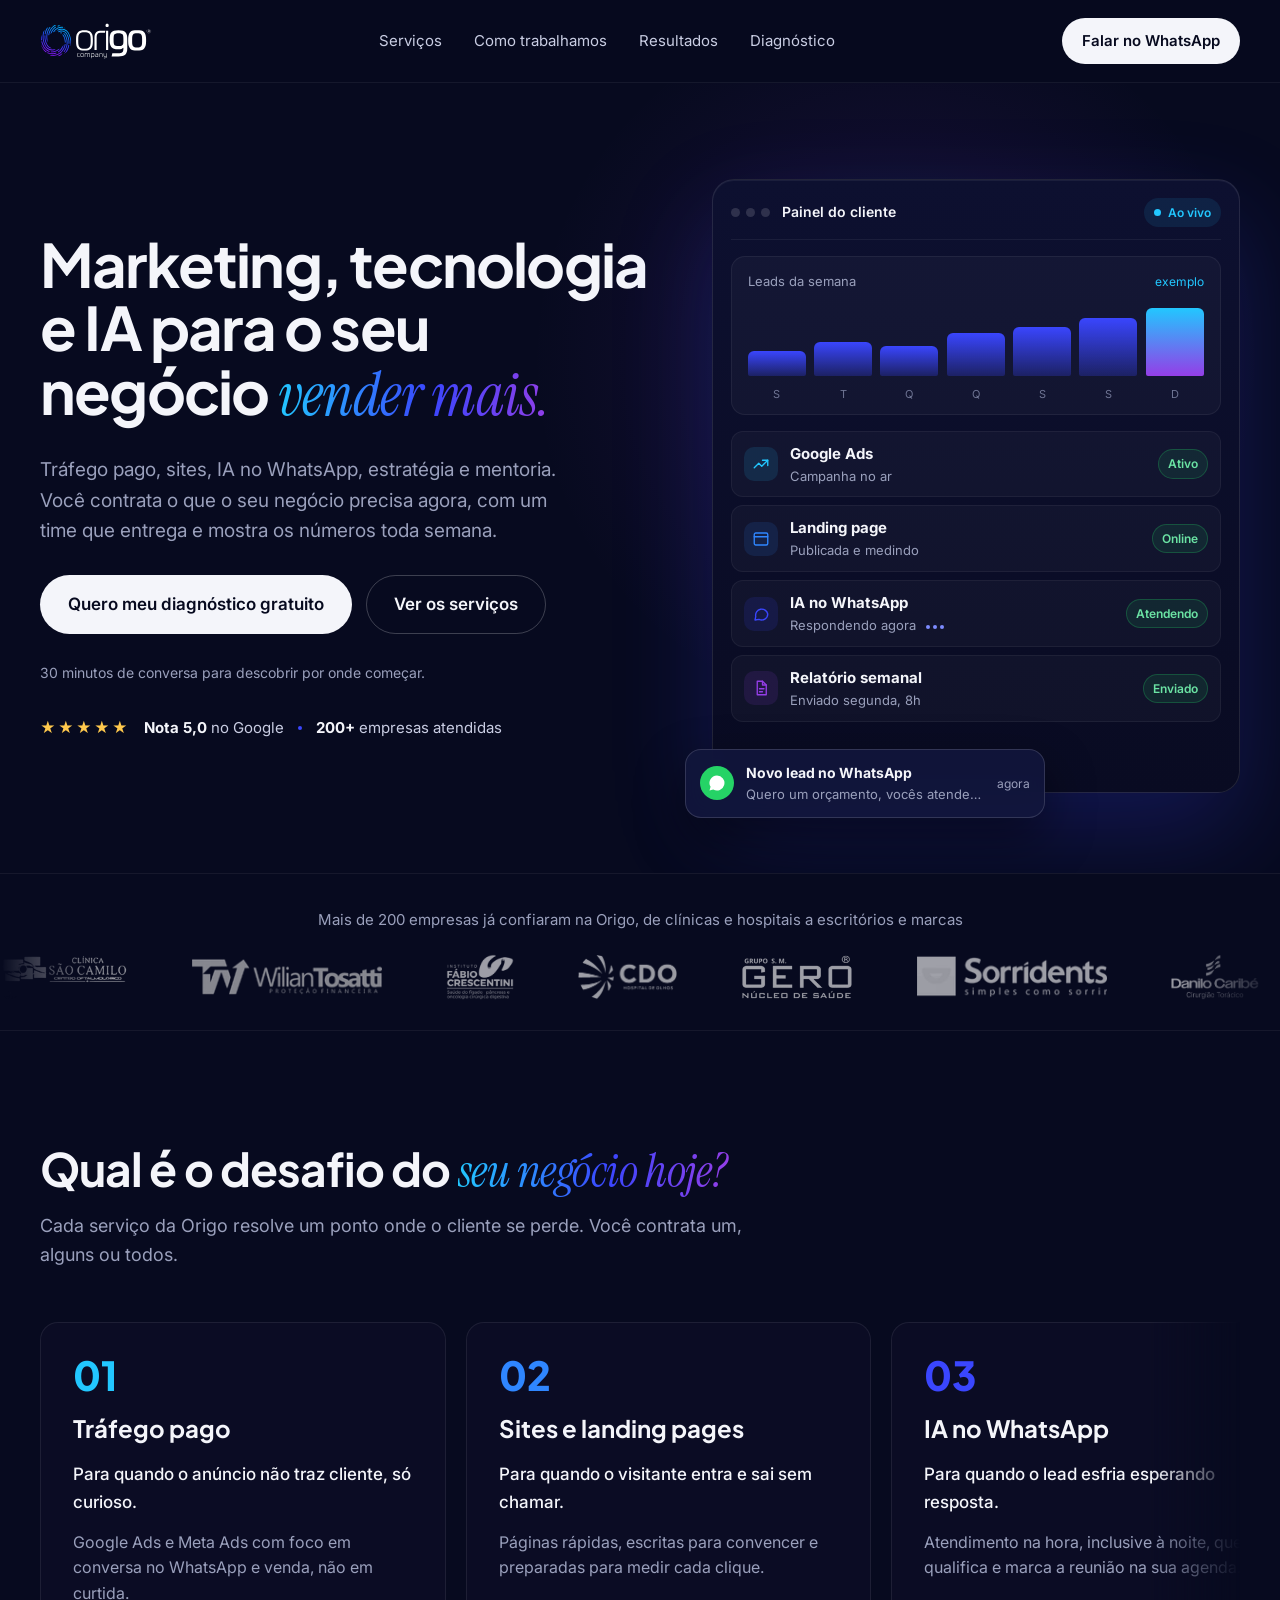
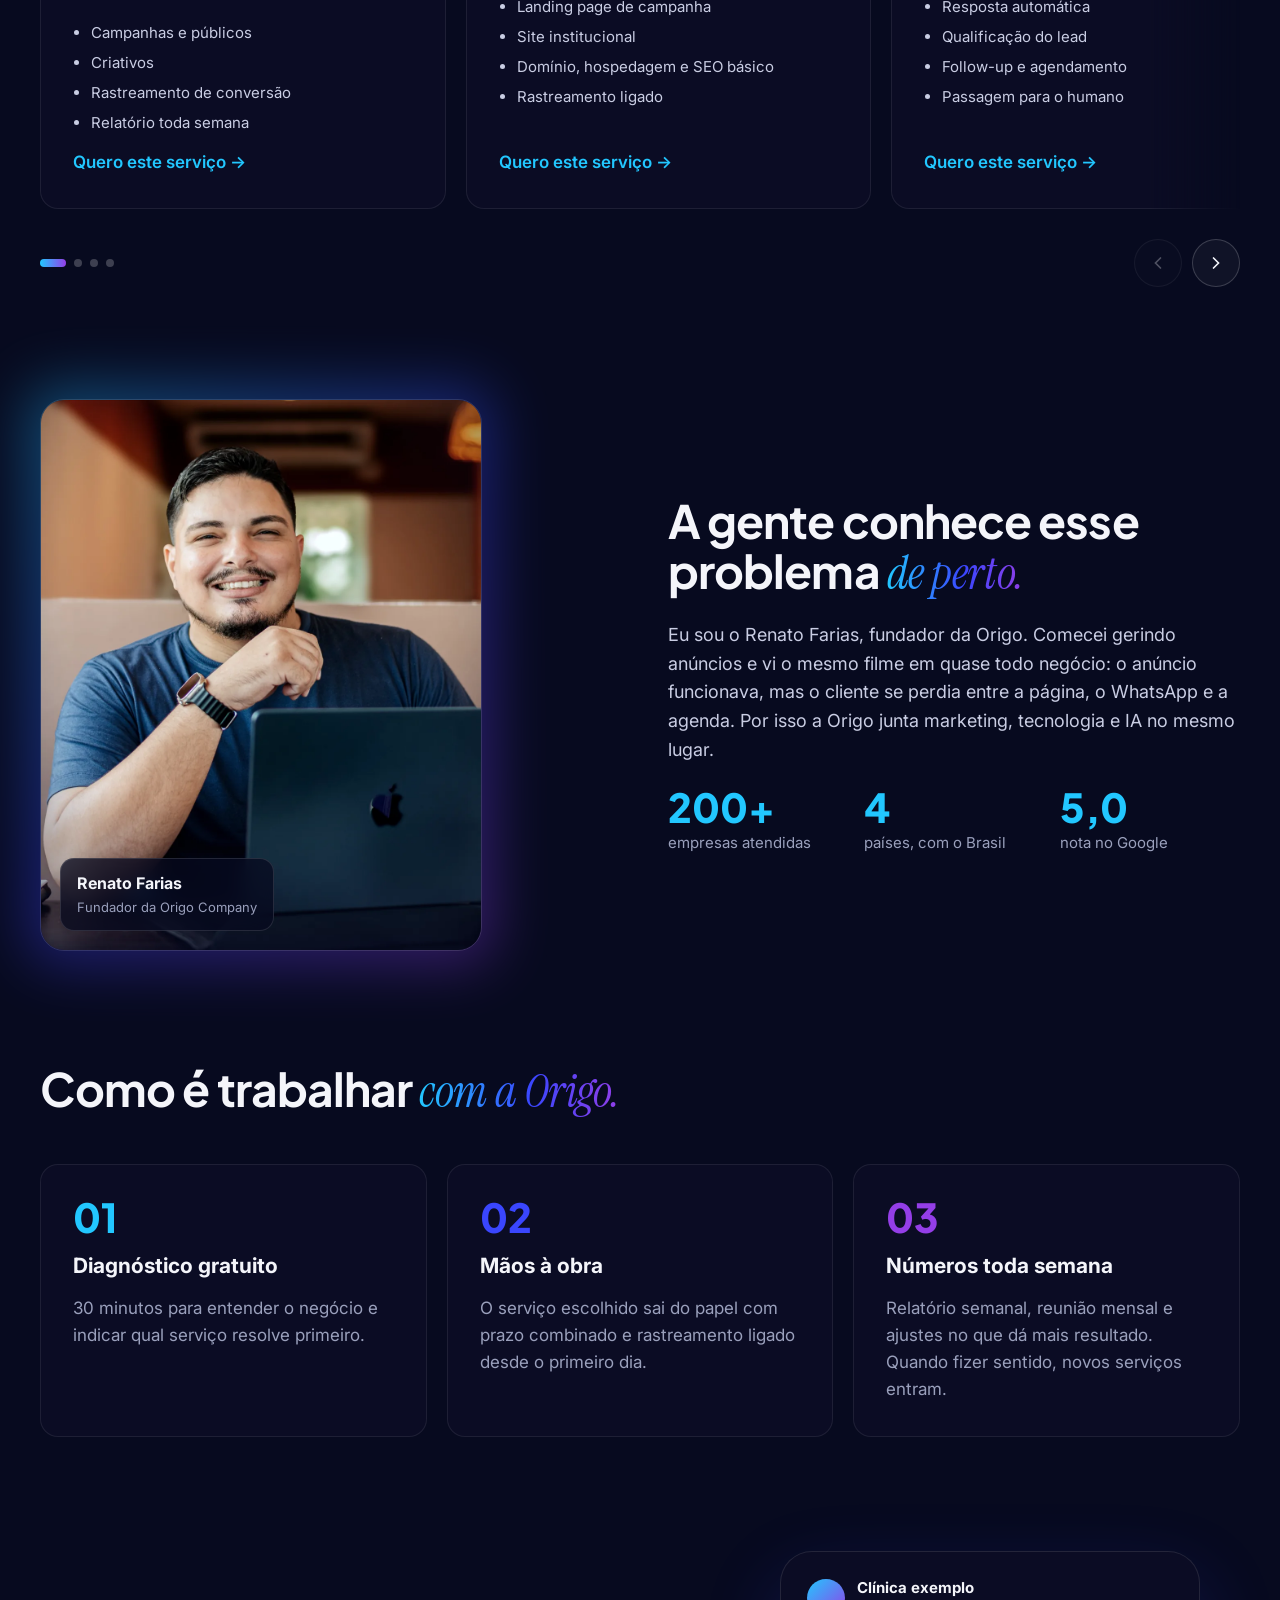
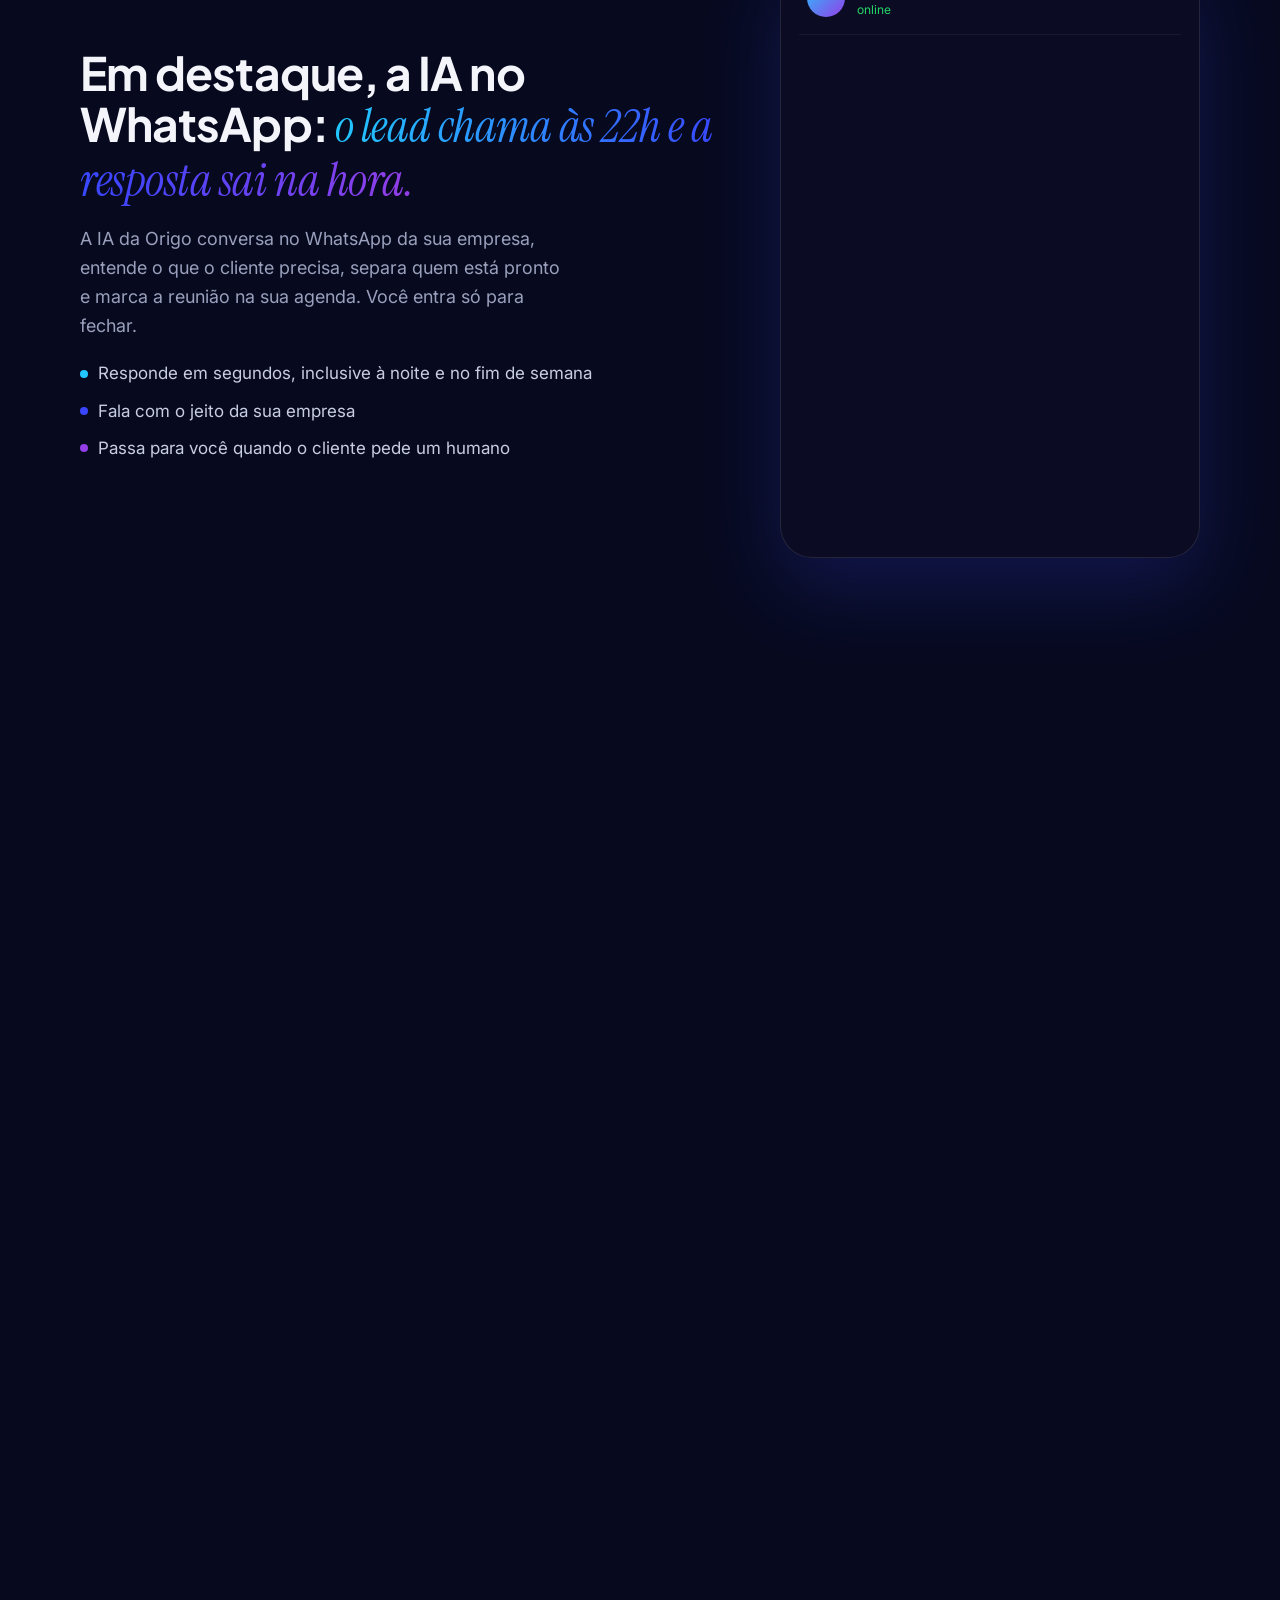
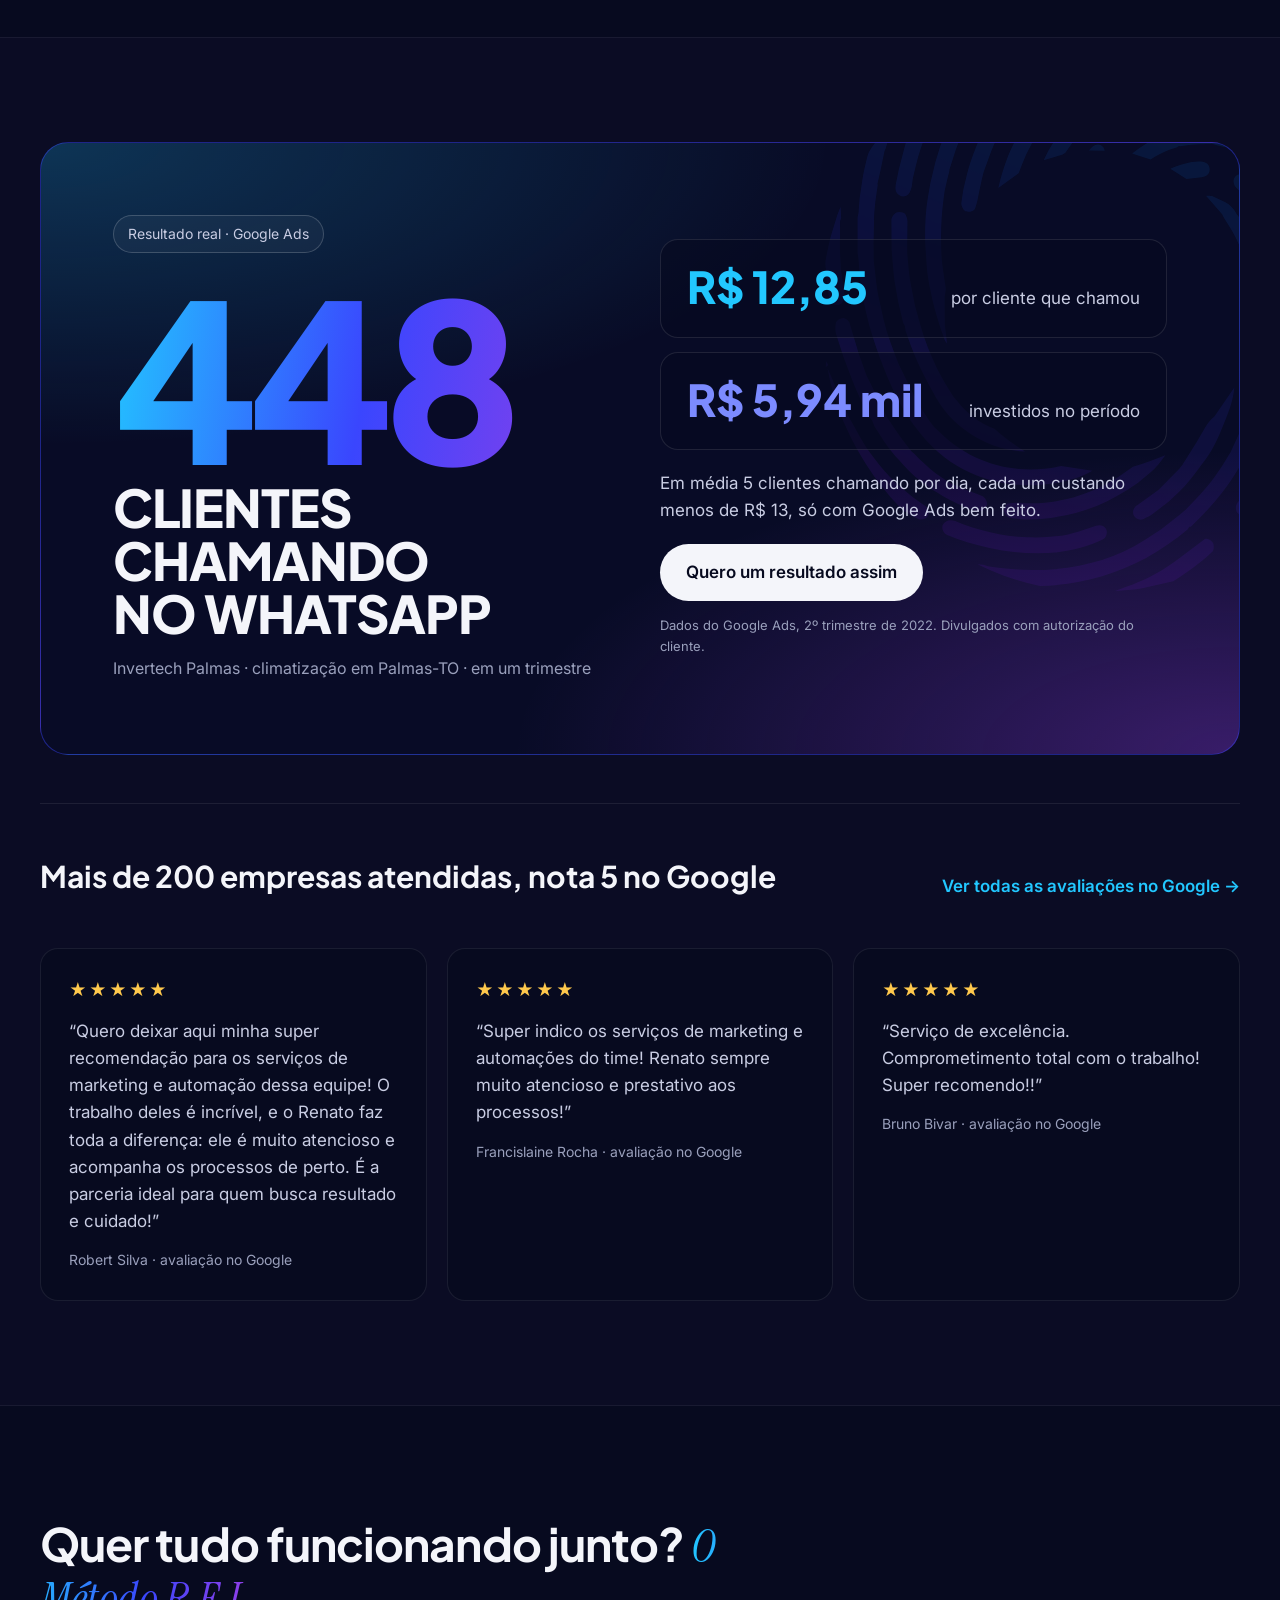
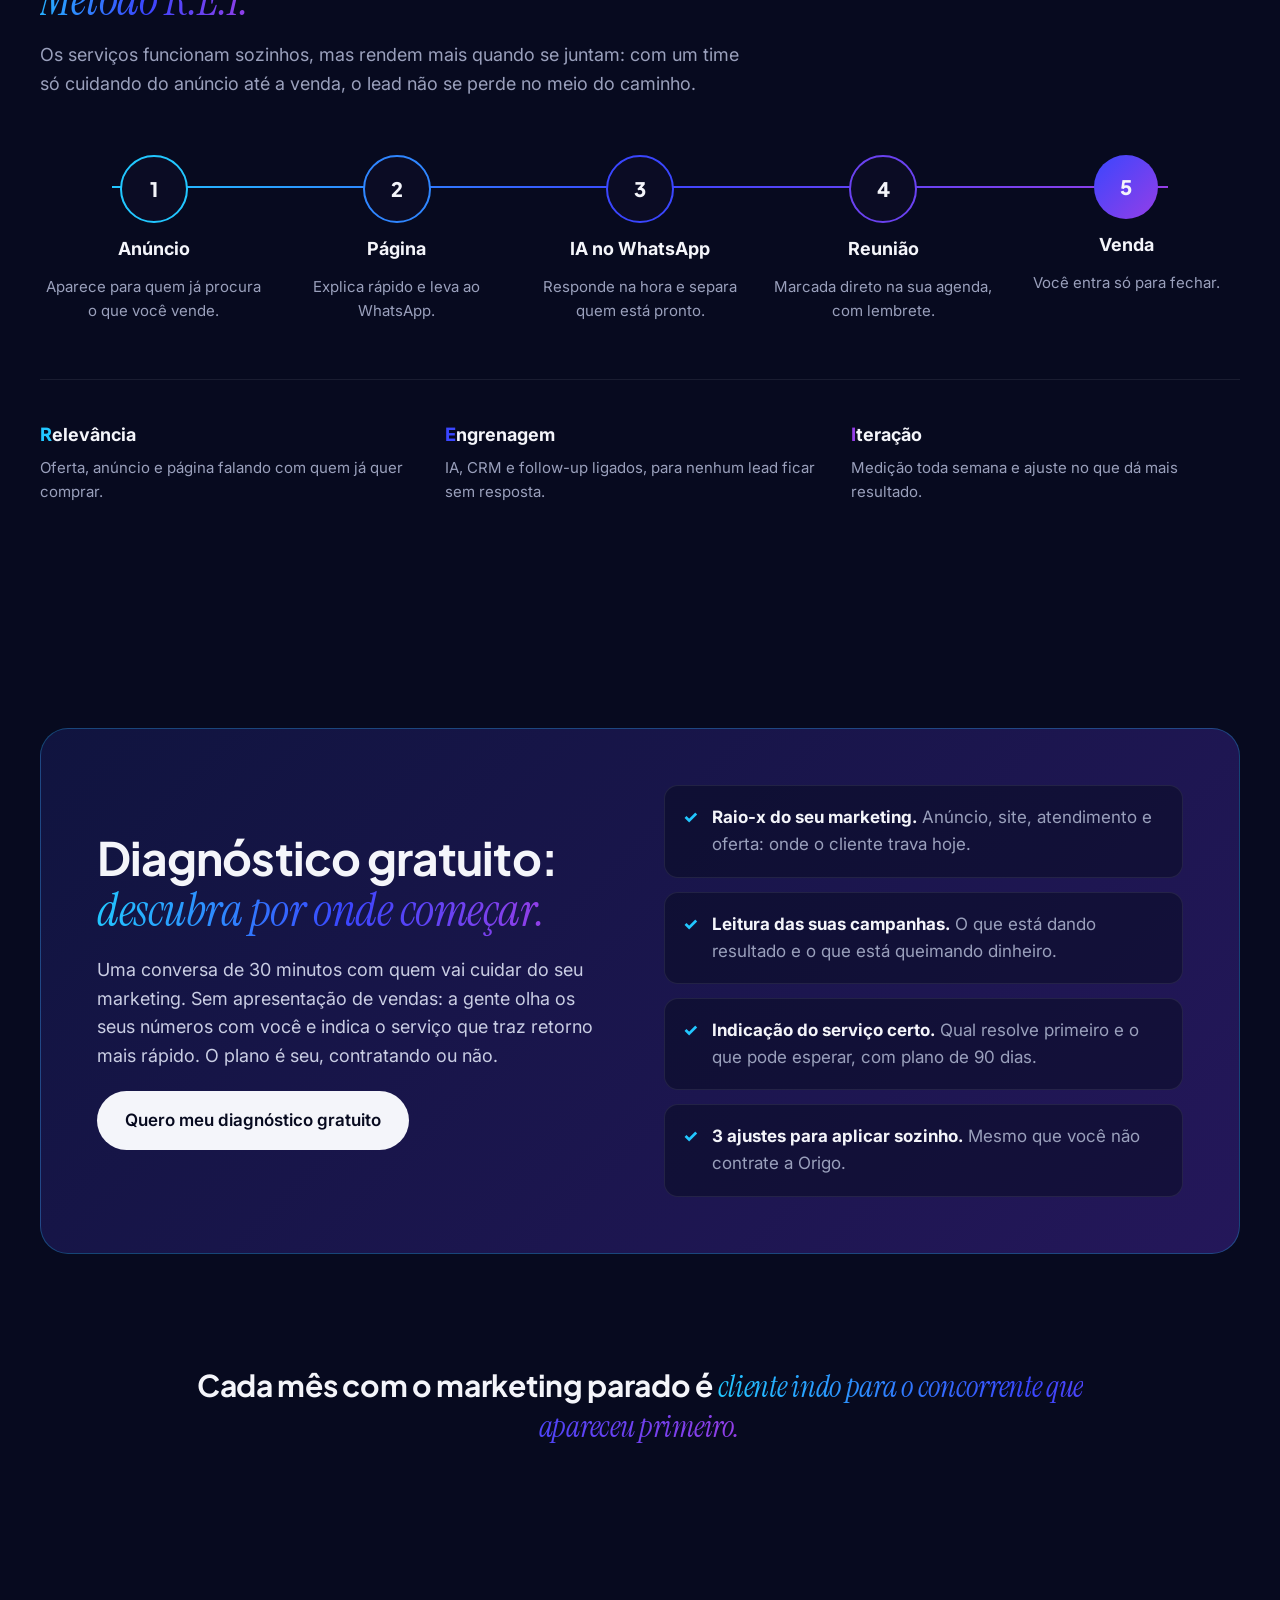
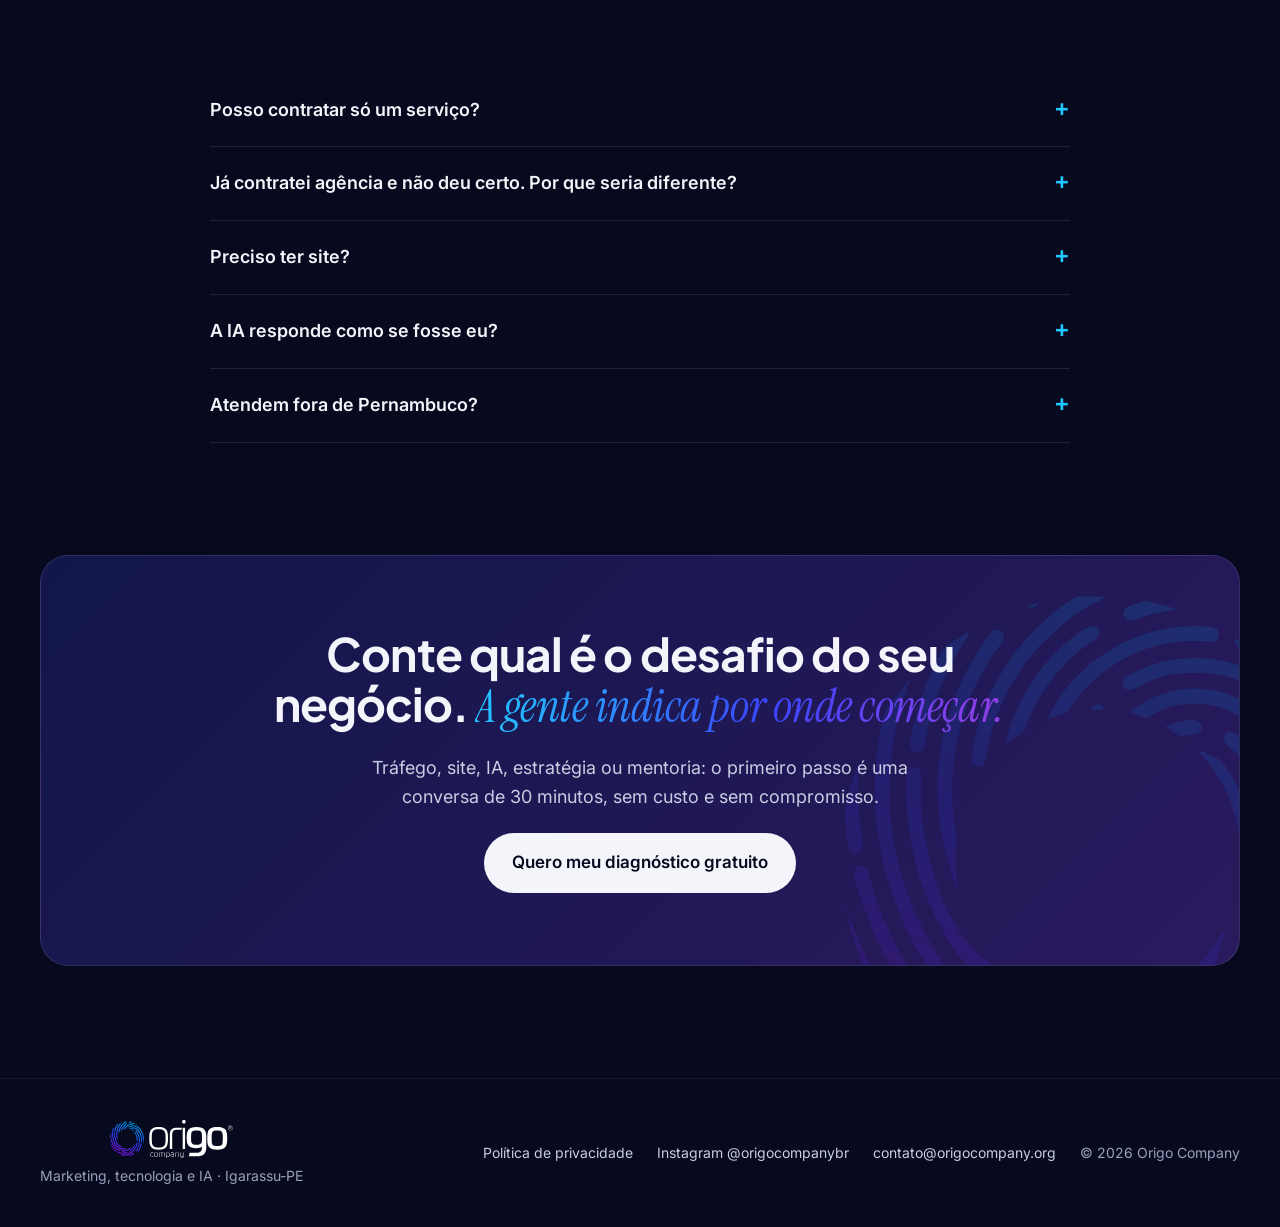
<file: index.html>
<!doctype html>
<html lang="pt-BR">
<head>
<meta charset="utf-8">
<meta name="viewport" content="width=device-width, initial-scale=1">
<title>Origo Company · Marketing, tecnologia e IA para o seu negócio vender mais</title>
<meta name="description" content="Tráfego pago, sites, IA no WhatsApp, estratégia e mentoria. A Origo Company ajuda o seu negócio a vender mais. Diagnóstico gratuito de 30 minutos.">
<meta name="theme-color" content="#070A1F">
<meta property="og:type" content="website">
<meta property="og:locale" content="pt_BR">
<meta property="og:title" content="Origo Company · Marketing, tecnologia e IA">
<meta property="og:description" content="Tráfego pago, sites, IA no WhatsApp, estratégia e mentoria. Diagnóstico gratuito de 30 minutos.">
<meta property="og:image" content="https://www.origocompany.org/origo/assets/og-origo.jpg">
<link rel="canonical" href="https://www.origocompany.org/">
<meta property="og:url" content="https://www.origocompany.org/">
<meta name="twitter:card" content="summary_large_image">
<link rel="icon" href="/origo/assets/simbolo-origo.svg" type="image/svg+xml">
<link rel="preconnect" href="https://fonts.googleapis.com">
<link rel="preconnect" href="https://fonts.gstatic.com" crossorigin>
<link href="https://fonts.googleapis.com/css2?family=Instrument+Serif:ital@1&family=Inter:wght@400;500;600&family=Plus+Jakarta+Sans:ital,wght@0,600;0,700;0,800;1,700&display=swap" rel="stylesheet">
<link rel="stylesheet" href="/origo/site.css">
<script>document.documentElement.classList.add('js')</script>
<script type="application/ld+json">{"@context":"https://schema.org","@type":"ProfessionalService","name":"Origo Company","description":"Agência de marketing, tecnologia e IA: tráfego pago, sites, IA no WhatsApp, estratégia e mentoria.","areaServed":"BR","address":{"@type":"PostalAddress","addressLocality":"Igarassu","addressRegion":"PE","addressCountry":"BR"},"telephone":"+55 81 98564-7633","sameAs":["https://instagram.com/origocompanybr"]}</script>
</head>
<body>
<div style="background: #070A1F; color: #F4F5FA; font-family: Inter, system-ui, sans-serif; font-size: 17px; line-height: 1.6; min-height: 100vh">

<header style="position: sticky; top: 0; z-index: 10; background: rgba(7,10,31,0.82); backdrop-filter: blur(12px); border-bottom: 1px solid rgba(255,255,255,0.06)">
<div class="sec" style="max-width: 1200px; margin: 0 auto; padding: 18px 40px; display: flex; align-items: center; justify-content: space-between; gap: 24px">
<a href="#inicio" aria-label="Origo Company, início" style="display: flex; align-items: center"><img src="/origo/assets/logo-origo.svg" alt="Origo Company" width="112" height="36" style="height: 36px; width: auto; display: block"></a>
<nav class="nav-links" aria-label="Seções" style="display: flex; gap: 32px; font-size: 15px">
<a href="#servicos" style="color: #C9CDE3; text-decoration: none">Serviços</a>
<a href="#plano" style="color: #C9CDE3; text-decoration: none">Como trabalhamos</a>
<a href="#resultados" style="color: #C9CDE3; text-decoration: none">Resultados</a>
<a href="#diagnostico" style="color: #C9CDE3; text-decoration: none">Diagnóstico</a>
</nav>
<a class="btn" href="https://wa.me/5581985647633?text=Ol%C3%A1%2C%20vim%20pelo%20site%20(cabe%C3%A7alho)" style="background: #F4F5FA; color: #070A1F; text-decoration: none; font-weight: 600; font-size: 15px; padding: 11px 20px; border-radius: 999px; white-space: nowrap">Falar no WhatsApp</a>
</div>
</header>

<div class="luz-area" style="position: relative; overflow: hidden">
<div class="luz" aria-hidden="true"></div>
<section id="inicio" class="sec" style="position: relative; max-width: 1200px; margin: 0 auto; padding: 96px 40px 80px">
<div class="hero-grid" style="display: grid; grid-template-columns: minmax(0, 1.15fr) minmax(0, 1fr); gap: 64px; align-items: center">
<div style="display: flex; flex-direction: column; gap: 28px">
<h1 class="h1" style="margin: 0; font-family: 'Plus Jakarta Sans', sans-serif; font-weight: 700; font-size: 60px; line-height: 1.06; letter-spacing: -0.03em">Marketing, tecnologia e IA para o seu negócio <span class="grad">vender mais.</span></h1>
<p style="margin: 0; font-size: 19px; color: #9AA0BC; max-width: 540px">Tráfego pago, sites, IA no WhatsApp, estratégia e mentoria. Você contrata o que o seu negócio precisa agora, com um time que entrega e mostra os números toda semana.</p>
<div style="display: flex; flex-wrap: wrap; gap: 14px">
<a class="btn" href="https://wa.me/5581985647633?text=Ol%C3%A1%2C%20quero%20um%20diagn%C3%B3stico%20(site%2C%20abertura)" style="background: #F4F5FA; color: #070A1F; text-decoration: none; font-weight: 600; padding: 16px 28px; border-radius: 999px; min-height: 44px; box-sizing: border-box">Quero meu diagnóstico gratuito</a>
<a class="btn" href="#servicos" style="color: #F4F5FA; text-decoration: none; font-weight: 600; padding: 15px 27px; border-radius: 999px; border: 1px solid rgba(255,255,255,0.22); min-height: 44px; box-sizing: border-box">Ver os serviços</a>
</div>
<span style="font-size: 14px; color: #9AA0BC">30 minutos de conversa para descobrir por onde começar.</span>
<a href="#resultados" class="prova-topo" style="display: flex; flex-wrap: wrap; align-items: center; gap: 10px 14px; text-decoration: none; color: #C9CDE3; font-size: 15px; margin-top: 4px"><span aria-label="5 estrelas" role="img" style="color: #FFC94D; letter-spacing: 2px">★★★★★</span><span><strong style="color: #F4F5FA">Nota 5,0</strong> no Google</span><span aria-hidden="true" style="width: 4px; height: 4px; border-radius: 50%; background: #3A46FE"></span><span><strong style="color: #F4F5FA">200+</strong> empresas atendidas</span></a>
</div>

<div class="pn" role="img" aria-label="Exemplo do painel que o cliente da Origo acompanha: campanha no ar, página publicada, IA respondendo no WhatsApp e relatório da semana">
<div class="pn-topo"><span class="pn-dots" aria-hidden="true"><i></i><i></i><i></i></span><span style="font-weight: 600; font-size: 14px">Painel do cliente</span><span class="pn-vivo"><i aria-hidden="true"></i>Ao vivo</span></div>
<div class="pn-grafico"><div style="display: flex; justify-content: space-between; align-items: baseline"><span style="font-size: 13px; color: #9AA0BC">Leads da semana</span><span style="font-size: 12px; color: #22C7FF">exemplo</span></div>
<div class="pn-barras" aria-hidden="true"><i style="--h: 34%"></i><i style="--h: 46%"></i><i style="--h: 40%"></i><i style="--h: 58%"></i><i style="--h: 66%"></i><i style="--h: 79%"></i><i style="--h: 92%"></i></div>
<div class="pn-dias" aria-hidden="true"><span>S</span><span>T</span><span>Q</span><span>Q</span><span>S</span><span>S</span><span>D</span></div></div>
<div style="display: flex; flex-direction: column; gap: 8px">
<div class="pn-linha"><span class="pn-ic" style="color: #22C7FF; background: #22C7FF1f"><svg width="18" height="18" viewBox="0 0 24 24" fill="none" stroke="currentColor" stroke-width="1.8" stroke-linecap="round" stroke-linejoin="round" aria-hidden="true"><path d="M3 17l6-6 4 4 8-8"/><path d="M14 7h7v7"/></svg></span><span style="display: flex; flex-direction: column; flex-grow: 1; min-width: 0"><strong style="font-size: 15px">Google Ads</strong><span style="font-size: 13px; color: #9AA0BC">Campanha no ar</span></span><span class="pn-chip">Ativo</span></div>
<div class="pn-linha"><span class="pn-ic" style="color: #2F86FF; background: #2F86FF1f"><svg width="18" height="18" viewBox="0 0 24 24" fill="none" stroke="currentColor" stroke-width="1.8" stroke-linecap="round" stroke-linejoin="round" aria-hidden="true"><rect x="3" y="4" width="18" height="16" rx="2"/><path d="M3 9h18"/></svg></span><span style="display: flex; flex-direction: column; flex-grow: 1; min-width: 0"><strong style="font-size: 15px">Landing page</strong><span style="font-size: 13px; color: #9AA0BC">Publicada e medindo</span></span><span class="pn-chip">Online</span></div>
<div class="pn-linha"><span class="pn-ic" style="color: #3A46FE; background: #3A46FE1f"><svg width="18" height="18" viewBox="0 0 24 24" fill="none" stroke="currentColor" stroke-width="1.8" stroke-linecap="round" stroke-linejoin="round" aria-hidden="true"><path d="M21 12a8 8 0 0 1-11.6 7.1L4 20l1-4.6A8 8 0 1 1 21 12Z"/></svg></span><span style="display: flex; flex-direction: column; flex-grow: 1; min-width: 0"><strong style="font-size: 15px">IA no WhatsApp</strong><span style="font-size: 13px; color: #9AA0BC">Respondendo agora <span class="pn-digitando" aria-hidden="true"><i></i><i></i><i></i></span></span></span><span class="pn-chip">Atendendo</span></div>
<div class="pn-linha"><span class="pn-ic" style="color: #943EE7; background: #943EE71f"><svg width="18" height="18" viewBox="0 0 24 24" fill="none" stroke="currentColor" stroke-width="1.8" stroke-linecap="round" stroke-linejoin="round" aria-hidden="true"><path d="M7 3h7l5 5v13H7z"/><path d="M14 3v5h5"/><path d="M10 13h6M10 17h4"/></svg></span><span style="display: flex; flex-direction: column; flex-grow: 1; min-width: 0"><strong style="font-size: 15px">Relatório semanal</strong><span style="font-size: 13px; color: #9AA0BC">Enviado segunda, 8h</span></span><span class="pn-chip">Enviado</span></div>
</div>
<div class="pn-toast" aria-hidden="true"><span class="pn-wa"><svg width="18" height="18" viewBox="0 0 24 24" fill="#fff"><path d="M12 2a10 10 0 0 0-8.6 15.1L2 22l5-1.3A10 10 0 1 0 12 2Z"/></svg></span><span style="display: flex; flex-direction: column; min-width: 0"><strong style="font-size: 14px">Novo lead no WhatsApp</strong><span style="font-size: 13px; color: #9AA0BC; white-space: nowrap; overflow: hidden; text-overflow: ellipsis">Quero um orçamento, vocês atendem hoje?</span></span><span style="font-size: 12px; color: #9AA0BC; margin-left: auto">agora</span></div>
</div>
</div>
</section>

</div>

<section class="faixa" aria-label="Clientes que confiam na Origo" style="border-top: 1px solid rgba(255,255,255,0.06); border-bottom: 1px solid rgba(255,255,255,0.06); padding: 34px 0 30px; display: flex; flex-direction: column; gap: 22px; overflow: hidden">
<p style="margin: 0; text-align: center; color: #9AA0BC; font-size: 15px">Mais de 200 empresas já confiaram na Origo, de clínicas e hospitais a escritórios e marcas</p>
<div style="overflow: hidden; -webkit-mask-image: linear-gradient(90deg, transparent, #000 8%, #000 92%, transparent); mask-image: linear-gradient(90deg, transparent, #000 8%, #000 92%, transparent)">
<div class="trilha cli-trilha">
<img src="/origo/assets/clientes/clinica-sao-camilo.webp" alt="Clínica São Camilo" width="187" height="67" loading="lazy" decoding="async" class="cli-logo">
<img src="/origo/assets/clientes/wilian-tosatti.webp" alt="Wilian Tosatti Proteção Financeira" width="200" height="42" loading="lazy" decoding="async" class="cli-logo">
<img src="/origo/assets/clientes/instituto-fabio-crescentini.webp" alt="Instituto Fábio Crescentini" width="176" height="119" loading="lazy" decoding="async" class="cli-logo">
<img src="/origo/assets/clientes/cdo-hospital-de-olhos.webp" alt="CDO Hospital de Olhos" width="200" height="93" loading="lazy" decoding="async" class="cli-logo">
<img src="/origo/assets/clientes/gero-nucleo-de-saude.webp" alt="Gero Núcleo de Saúde" width="194" height="80" loading="lazy" decoding="async" class="cli-logo">
<img src="/origo/assets/clientes/sorridents.webp" alt="Sorridents" width="200" height="47" loading="lazy" decoding="async" class="cli-logo">
<img src="/origo/assets/clientes/danilo-caribe.webp" alt="Danilo Caribé Cirurgião Torácico" width="199" height="104" loading="lazy" decoding="async" class="cli-logo">
<img src="/origo/assets/clientes/lyrics-cosmetics.webp" alt="Lyrics Cosmetics" width="199" height="96" loading="lazy" decoding="async" class="cli-logo">
<img src="/origo/assets/clientes/cardiovida.webp" alt="Cardiovida" width="179" height="120" loading="lazy" decoding="async" class="cli-logo">
<img src="/origo/assets/clientes/mentara.webp" alt="Mentara" width="200" height="43" loading="lazy" decoding="async" class="cli-logo">
<img src="/origo/assets/clientes/dr-italo-goncalves.webp" alt="Dr. Italo Gonçalves" width="192" height="64" loading="lazy" decoding="async" class="cli-logo">
<img src="/origo/assets/clientes/dra-nathalia-vieira.webp" alt="Dra. Nathália L. P. Vieira" width="157" height="118" loading="lazy" decoding="async" class="cli-logo">
<img src="/origo/assets/clientes/agami-odonto.webp" alt="Agami Odonto" width="192" height="71" loading="lazy" decoding="async" class="cli-logo">
<img src="/origo/assets/clientes/pedro-nobre-advocacia.webp" alt="Pedro Nobre Advocacia" width="182" height="86" loading="lazy" decoding="async" class="cli-logo">
<img src="/origo/assets/clientes/credita-cge.webp" alt="Credita CGE" width="197" height="52" loading="lazy" decoding="async" class="cli-logo">
<img src="/origo/assets/clientes/traduzzo.webp" alt="Traduzzo" width="196" height="78" loading="lazy" decoding="async" class="cli-logo">
<img src="/origo/assets/clientes/clinica-sao-camilo.webp" alt="" width="187" height="67" loading="lazy" decoding="async" class="cli-logo">
<img src="/origo/assets/clientes/wilian-tosatti.webp" alt="" width="200" height="42" loading="lazy" decoding="async" class="cli-logo">
<img src="/origo/assets/clientes/instituto-fabio-crescentini.webp" alt="" width="176" height="119" loading="lazy" decoding="async" class="cli-logo">
<img src="/origo/assets/clientes/cdo-hospital-de-olhos.webp" alt="" width="200" height="93" loading="lazy" decoding="async" class="cli-logo">
<img src="/origo/assets/clientes/gero-nucleo-de-saude.webp" alt="" width="194" height="80" loading="lazy" decoding="async" class="cli-logo">
<img src="/origo/assets/clientes/sorridents.webp" alt="" width="200" height="47" loading="lazy" decoding="async" class="cli-logo">
<img src="/origo/assets/clientes/danilo-caribe.webp" alt="" width="199" height="104" loading="lazy" decoding="async" class="cli-logo">
<img src="/origo/assets/clientes/lyrics-cosmetics.webp" alt="" width="199" height="96" loading="lazy" decoding="async" class="cli-logo">
<img src="/origo/assets/clientes/cardiovida.webp" alt="" width="179" height="120" loading="lazy" decoding="async" class="cli-logo">
<img src="/origo/assets/clientes/mentara.webp" alt="" width="200" height="43" loading="lazy" decoding="async" class="cli-logo">
<img src="/origo/assets/clientes/dr-italo-goncalves.webp" alt="" width="192" height="64" loading="lazy" decoding="async" class="cli-logo">
<img src="/origo/assets/clientes/dra-nathalia-vieira.webp" alt="" width="157" height="118" loading="lazy" decoding="async" class="cli-logo">
<img src="/origo/assets/clientes/agami-odonto.webp" alt="" width="192" height="71" loading="lazy" decoding="async" class="cli-logo">
<img src="/origo/assets/clientes/pedro-nobre-advocacia.webp" alt="" width="182" height="86" loading="lazy" decoding="async" class="cli-logo">
<img src="/origo/assets/clientes/credita-cge.webp" alt="" width="197" height="52" loading="lazy" decoding="async" class="cli-logo">
<img src="/origo/assets/clientes/traduzzo.webp" alt="" width="196" height="78" loading="lazy" decoding="async" class="cli-logo">
</div>
</div>
</section>

<section id="servicos" class="sec" style="max-width: 1200px; margin: 0 auto; padding: 112px 40px 0; display: flex; flex-direction: column; gap: 48px">
<div style="display: flex; flex-direction: column; gap: 16px; max-width: 760px">
<h2 class="h2 rv" style="margin: 0; font-family: 'Plus Jakarta Sans', sans-serif; font-weight: 700; font-size: 46px; line-height: 1.1; letter-spacing: -0.02em">Qual é o desafio do <span class="grad">seu negócio hoje?</span></h2>
<p style="margin: 0; color: #9AA0BC; font-size: 18px">Cada serviço da Origo resolve um ponto onde o cliente se perde. Você contrata um, alguns ou todos.</p>
</div>
<div class="car" data-car>
<div class="car-trilho" tabindex="0" aria-label="Serviços da Origo, deslize para ver todos">
<div class="card car-item" style="background: #0B0C24; border: 1px solid rgba(255,255,255,0.08); border-radius: 18px; padding: 32px; display: flex; flex-direction: column; gap: 14px">
<span style="font-family: 'Plus Jakarta Sans', sans-serif; font-weight: 800; font-size: 40px; color: #22C7FF; line-height: 1">01</span>
<h3 style="margin: 0; font-family: 'Plus Jakarta Sans', sans-serif; font-size: 24px; font-weight: 700">Tráfego pago</h3>
<p style="margin: 0; color: #F4F5FA; font-weight: 500">Para quando o anúncio não traz cliente, só curioso.</p>
<p style="margin: 0; color: #9AA0BC; font-size: 16px">Google Ads e Meta Ads com foco em conversa no WhatsApp e venda, não em curtida.</p>
<ul style="margin: 0; padding-left: 18px; color: #C9CDE3; font-size: 15px; display: flex; flex-direction: column; gap: 6px; flex-grow: 1"><li>Campanhas e públicos</li><li>Criativos</li><li>Rastreamento de conversão</li><li>Relatório toda semana</li></ul>
<a href="https://wa.me/5581985647633?text=Ol%C3%A1%2C%20quero%20saber%20de%20Tr%C3%A1fego%20pago%20(site)" style="font-weight: 600; text-decoration: none">Quero este serviço →</a>
</div>
<div class="card car-item" style="background: #0B0C24; border: 1px solid rgba(255,255,255,0.08); border-radius: 18px; padding: 32px; display: flex; flex-direction: column; gap: 14px">
<span style="font-family: 'Plus Jakarta Sans', sans-serif; font-weight: 800; font-size: 40px; color: #2F86FF; line-height: 1">02</span>
<h3 style="margin: 0; font-family: 'Plus Jakarta Sans', sans-serif; font-size: 24px; font-weight: 700">Sites e landing pages</h3>
<p style="margin: 0; color: #F4F5FA; font-weight: 500">Para quando o visitante entra e sai sem chamar.</p>
<p style="margin: 0; color: #9AA0BC; font-size: 16px">Páginas rápidas, escritas para convencer e preparadas para medir cada clique.</p>
<ul style="margin: 0; padding-left: 18px; color: #C9CDE3; font-size: 15px; display: flex; flex-direction: column; gap: 6px; flex-grow: 1"><li>Landing page de campanha</li><li>Site institucional</li><li>Domínio, hospedagem e SEO básico</li><li>Rastreamento ligado</li></ul>
<a href="https://wa.me/5581985647633?text=Ol%C3%A1%2C%20quero%20saber%20de%20Sites%20e%20landing%20pages%20(site)" style="font-weight: 600; text-decoration: none">Quero este serviço →</a>
</div>
<div class="card car-item" style="background: #0B0C24; border: 1px solid rgba(255,255,255,0.08); border-radius: 18px; padding: 32px; display: flex; flex-direction: column; gap: 14px">
<span style="font-family: 'Plus Jakarta Sans', sans-serif; font-weight: 800; font-size: 40px; color: #3A46FE; line-height: 1">03</span>
<h3 style="margin: 0; font-family: 'Plus Jakarta Sans', sans-serif; font-size: 24px; font-weight: 700">IA no WhatsApp</h3>
<p style="margin: 0; color: #F4F5FA; font-weight: 500">Para quando o lead esfria esperando resposta.</p>
<p style="margin: 0; color: #9AA0BC; font-size: 16px">Atendimento na hora, inclusive à noite, que qualifica e marca a reunião na sua agenda.</p>
<ul style="margin: 0; padding-left: 18px; color: #C9CDE3; font-size: 15px; display: flex; flex-direction: column; gap: 6px; flex-grow: 1"><li>Resposta automática</li><li>Qualificação do lead</li><li>Follow-up e agendamento</li><li>Passagem para o humano</li></ul>
<a href="https://wa.me/5581985647633?text=Ol%C3%A1%2C%20quero%20saber%20de%20IA%20no%20WhatsApp%20(site)" style="font-weight: 600; text-decoration: none">Quero este serviço →</a>
</div>
<div class="card car-item" style="background: #0B0C24; border: 1px solid rgba(255,255,255,0.08); border-radius: 18px; padding: 32px; display: flex; flex-direction: column; gap: 14px">
<span style="font-family: 'Plus Jakarta Sans', sans-serif; font-weight: 800; font-size: 40px; color: #6A42F0; line-height: 1">04</span>
<h3 style="margin: 0; font-family: 'Plus Jakarta Sans', sans-serif; font-size: 24px; font-weight: 700">Estratégia digital</h3>
<p style="margin: 0; color: #F4F5FA; font-weight: 500">Para quando você parece igual a todo mundo.</p>
<p style="margin: 0; color: #9AA0BC; font-size: 16px">Posicionamento e oferta que fazem o cliente escolher você, não o mais barato.</p>
<ul style="margin: 0; padding-left: 18px; color: #C9CDE3; font-size: 15px; display: flex; flex-direction: column; gap: 6px; flex-grow: 1"><li>Diagnóstico do negócio</li><li>Posicionamento e oferta</li><li>Funil de vendas</li><li>Metas por mês</li></ul>
<a href="https://wa.me/5581985647633?text=Ol%C3%A1%2C%20quero%20saber%20de%20Estrat%C3%A9gia%20digital%20(site)" style="font-weight: 600; text-decoration: none">Quero este serviço →</a>
</div>
<div class="card car-item" style="background: #0B0C24; border: 1px solid rgba(255,255,255,0.08); border-radius: 18px; padding: 32px; display: flex; flex-direction: column; gap: 14px">
<span style="font-family: 'Plus Jakarta Sans', sans-serif; font-weight: 800; font-size: 40px; color: #943EE7; line-height: 1">05</span>
<h3 style="margin: 0; font-family: 'Plus Jakarta Sans', sans-serif; font-size: 24px; font-weight: 700">Assessoria e mentoria</h3>
<p style="margin: 0; color: #F4F5FA; font-weight: 500">Para quando você quer aprender a fazer dentro de casa.</p>
<p style="margin: 0; color: #9AA0BC; font-size: 16px">Acompanhamento com método para você ou seu time rodar o próprio marketing.</p>
<ul style="margin: 0; padding-left: 18px; color: #C9CDE3; font-size: 15px; display: flex; flex-direction: column; gap: 6px; flex-grow: 1"><li>Encontros de trabalho</li><li>Plano de ação</li><li>Acompanhamento dos números</li></ul>
<a href="https://wa.me/5581985647633?text=Ol%C3%A1%2C%20quero%20saber%20de%20Assessoria%20e%20mentoria%20(site)" style="font-weight: 600; text-decoration: none">Quero este serviço →</a>
</div>
<div class="car-item" style="background: linear-gradient(135deg, rgba(34,199,255,0.12), rgba(148,62,231,0.16)); border: 1px solid rgba(34,199,255,0.3); border-radius: 18px; padding: 32px; display: flex; flex-direction: column; gap: 16px; justify-content: space-between">
<h3 style="margin: 0; font-family: 'Plus Jakarta Sans', sans-serif; font-size: 26px; font-weight: 700; line-height: 1.2">Não sabe qual serviço resolve primeiro?</h3>
<p style="margin: 0; color: #C9CDE3">No diagnóstico gratuito a gente olha o seu negócio e indica por onde começar, para o investimento voltar mais rápido.</p>
<a class="btn" href="https://wa.me/5581985647633?text=Ol%C3%A1%2C%20quero%20meu%20diagn%C3%B3stico%20gratuito%20(site%2C%20servi%C3%A7os)" style="align-self: flex-start; background: #F4F5FA; color: #070A1F; text-decoration: none; font-weight: 600; padding: 13px 22px; border-radius: 999px">Quero meu diagnóstico</a>
</div>
</div>
<div class="car-ctrl">
<div class="car-pontos" aria-hidden="true"></div>
<div style="display: flex; gap: 10px">
<button type="button" class="car-btn" data-dir="-1" aria-label="Serviço anterior"><svg width="20" height="20" viewBox="0 0 24 24" fill="none" stroke="currentColor" stroke-width="2" stroke-linecap="round" aria-hidden="true"><path d="M15 18l-6-6 6-6"/></svg></button>
<button type="button" class="car-btn" data-dir="1" aria-label="Próximo serviço"><svg width="20" height="20" viewBox="0 0 24 24" fill="none" stroke="currentColor" stroke-width="2" stroke-linecap="round" aria-hidden="true"><path d="M9 18l6-6-6-6"/></svg></button>
</div>
</div>
</div>
</section>

<section id="sobre" class="sec" style="max-width: 1200px; margin: 0 auto; padding: 112px 40px 0; display: grid; grid-template-columns: repeat(auto-fit, minmax(min(340px, 100%), 1fr)); gap: 56px; align-items: center">
<div class="rv" style="position: relative; max-width: 440px; width: 100%">
<div aria-hidden="true" style="position: absolute; inset: -14px; border-radius: 30px; background: linear-gradient(135deg, #22C7FF, #3A46FE 50%, #943EE7); opacity: 0.35; filter: blur(28px)"></div>
<picture style="display: block; position: relative"><source srcset="/origo/assets/renato-farias.webp" type="image/webp"><img src="/origo/assets/renato-farias.jpg" width="1080" height="1350" loading="lazy" decoding="async" alt="Renato Farias, fundador da Origo Company, sorrindo com o notebook" style="position: relative; display: block; width: 100%; height: auto; aspect-ratio: 4 / 5; object-fit: cover; border-radius: 24px; border: 1px solid rgba(255,255,255,0.12)"></picture>
<div style="position: absolute; left: 20px; bottom: 20px; background: rgba(7,10,31,0.75); backdrop-filter: blur(10px); border: 1px solid rgba(255,255,255,0.12); border-radius: 14px; padding: 12px 16px; display: flex; flex-direction: column"><strong style="font-size: 16px">Renato Farias</strong><span style="color: #9AA0BC; font-size: 13px">Fundador da Origo Company</span></div>
</div>
<div style="display: flex; flex-direction: column; gap: 22px">
<h2 class="h2 rv" style="margin: 0; font-family: 'Plus Jakarta Sans', sans-serif; font-weight: 700; font-size: 46px; line-height: 1.1; letter-spacing: -0.02em">A gente conhece esse problema <span class="grad">de perto.</span></h2>
<p style="margin: 0; color: #C9CDE3; font-size: 18px">Eu sou o Renato Farias, fundador da Origo. Comecei gerindo anúncios e vi o mesmo filme em quase todo negócio: o anúncio funcionava, mas o cliente se perdia entre a página, o WhatsApp e a agenda. Por isso a Origo junta marketing, tecnologia e IA no mesmo lugar.</p>
<div style="display: grid; grid-template-columns: repeat(3, minmax(0, 1fr)); gap: 16px">
<div style="display: flex; flex-direction: column; gap: 4px"><span style="font-family: 'Plus Jakarta Sans', sans-serif; font-weight: 800; font-size: 40px; color: #22C7FF; line-height: 1"><span class="cnt" data-alvo="200">200</span>+</span><span style="color: #9AA0BC; font-size: 15px">empresas atendidas</span></div>
<div style="display: flex; flex-direction: column; gap: 4px"><span style="font-family: 'Plus Jakarta Sans', sans-serif; font-weight: 800; font-size: 40px; color: #22C7FF; line-height: 1">4</span><span style="color: #9AA0BC; font-size: 15px">países, com o Brasil</span></div>
<div style="display: flex; flex-direction: column; gap: 4px"><span style="font-family: 'Plus Jakarta Sans', sans-serif; font-weight: 800; font-size: 40px; color: #22C7FF; line-height: 1">5,0</span><span style="color: #9AA0BC; font-size: 15px">nota no Google</span></div>
</div>
</div>
</section>

<section id="plano" class="sec" style="max-width: 1200px; margin: 0 auto; padding: 112px 40px 0; display: flex; flex-direction: column; gap: 48px">
<h2 class="h2 rv" style="margin: 0; font-family: 'Plus Jakarta Sans', sans-serif; font-weight: 700; font-size: 46px; line-height: 1.1; letter-spacing: -0.02em; max-width: 760px">Como é trabalhar <span class="grad">com a Origo.</span></h2>
<ol style="margin: 0; padding: 0; list-style: none; display: grid; grid-template-columns: repeat(auto-fit, minmax(min(300px, 100%), 1fr)); gap: 20px">
<li class="card rv" style="background: #0B0C24; border: 1px solid rgba(255,255,255,0.08); border-radius: 18px; padding: 32px; display: flex; flex-direction: column; gap: 12px"><span style="font-family: 'Plus Jakarta Sans', sans-serif; font-weight: 800; font-size: 40px; color: #22C7FF; line-height: 1">01</span><strong style="font-size: 21px">Diagnóstico gratuito</strong><span style="color: #9AA0BC">30 minutos para entender o negócio e indicar qual serviço resolve primeiro.</span></li>
<li class="card rv" style="background: #0B0C24; border: 1px solid rgba(255,255,255,0.08); border-radius: 18px; padding: 32px; display: flex; flex-direction: column; gap: 12px"><span style="font-family: 'Plus Jakarta Sans', sans-serif; font-weight: 800; font-size: 40px; color: #3A46FE; line-height: 1">02</span><strong style="font-size: 21px">Mãos à obra</strong><span style="color: #9AA0BC">O serviço escolhido sai do papel com prazo combinado e rastreamento ligado desde o primeiro dia.</span></li>
<li class="card rv" style="background: #0B0C24; border: 1px solid rgba(255,255,255,0.08); border-radius: 18px; padding: 32px; display: flex; flex-direction: column; gap: 12px"><span style="font-family: 'Plus Jakarta Sans', sans-serif; font-weight: 800; font-size: 40px; color: #943EE7; line-height: 1">03</span><strong style="font-size: 21px">Números toda semana</strong><span style="color: #9AA0BC">Relatório semanal, reunião mensal e ajustes no que dá mais resultado. Quando fizer sentido, novos serviços entram.</span></li>
</ol>
</section>

<section id="ia" aria-label="A IA atendendo no WhatsApp" class="chat-palco" style="height: 200vh; position: relative">
<div class="chat-fixo" style="position: sticky; top: 64px; min-height: calc(100vh - 64px); display: flex; align-items: center">
<div class="sec chat-grid" style="max-width: 1200px; width: 100%; margin: 0 auto; padding: 40px; box-sizing: border-box; display: grid; grid-template-columns: minmax(0, 1fr) minmax(0, 420px); gap: 64px; align-items: center">
<div style="display: flex; flex-direction: column; gap: 20px">
<h2 class="h2" style="margin: 0; font-family: 'Plus Jakarta Sans', sans-serif; font-weight: 700; font-size: 46px; line-height: 1.1; letter-spacing: -0.02em">Em destaque, a IA no WhatsApp: <span class="grad">o lead chama às 22h e a resposta sai na hora.</span></h2>
<p style="margin: 0; color: #9AA0BC; font-size: 18px; max-width: 480px">A IA da Origo conversa no WhatsApp da sua empresa, entende o que o cliente precisa, separa quem está pronto e marca a reunião na sua agenda. Você entra só para fechar.</p>
<ul style="margin: 0; padding: 0; list-style: none; display: flex; flex-direction: column; gap: 10px; color: #C9CDE3">
<li style="display: flex; gap: 10px; align-items: center"><span aria-hidden="true" style="width: 8px; height: 8px; border-radius: 50%; background: #22C7FF"></span>Responde em segundos, inclusive à noite e no fim de semana</li>
<li style="display: flex; gap: 10px; align-items: center"><span aria-hidden="true" style="width: 8px; height: 8px; border-radius: 50%; background: #3A46FE"></span>Fala com o jeito da sua empresa</li>
<li style="display: flex; gap: 10px; align-items: center"><span aria-hidden="true" style="width: 8px; height: 8px; border-radius: 50%; background: #943EE7"></span>Passa para você quando o cliente pede um humano</li>
</ul>
</div>
<div role="img" aria-label="Conversa de exemplo no WhatsApp" style="background: #0B0C24; border: 1px solid rgba(255,255,255,0.1); border-radius: 32px; padding: 18px; box-shadow: 0 30px 80px rgba(58,70,254,0.2)">
<div style="display: flex; align-items: center; gap: 12px; padding: 6px 8px 14px; border-bottom: 1px solid rgba(255,255,255,0.06)">
<span aria-hidden="true" style="width: 38px; height: 38px; border-radius: 50%; background: linear-gradient(135deg, #22C7FF, #943EE7)"></span>
<div style="display: flex; flex-direction: column"><strong style="font-size: 15px">Clínica exemplo</strong><span style="font-size: 12px; color: #25D366">online</span></div>
</div>
<div style="display: flex; flex-direction: column; gap: 10px; padding: 16px 4px 6px; font-size: 15px; line-height: 1.45">
<div class="m m1" style="align-self: flex-start; max-width: 82%; background: rgba(255,255,255,0.06); padding: 10px 14px; border-radius: 16px 16px 16px 4px">Oi, vi o anúncio. Vocês fazem clareamento?<span style="display: block; font-size: 11px; color: #9AA0BC; margin-top: 4px">22:04</span></div>
<div class="m m2" style="align-self: flex-end; max-width: 82%; background: #1B2A6B; padding: 10px 14px; border-radius: 16px 16px 4px 16px">Fazemos sim! Você já fez alguma avaliação com dentista este ano?<span style="display: block; font-size: 11px; color: #9AA0BC; margin-top: 4px">22:04</span></div>
<div class="m m3" style="align-self: flex-start; max-width: 82%; background: rgba(255,255,255,0.06); padding: 10px 14px; border-radius: 16px 16px 16px 4px">Ainda não. Queria fazer antes de dezembro.<span style="display: block; font-size: 11px; color: #9AA0BC; margin-top: 4px">22:05</span></div>
<div class="m m4" style="align-self: flex-end; max-width: 82%; background: #1B2A6B; padding: 10px 14px; border-radius: 16px 16px 4px 16px">Dá tempo! Tenho quinta às 9h ou sexta às 14h para a avaliação. Qual fica melhor?<span style="display: block; font-size: 11px; color: #9AA0BC; margin-top: 4px">22:05</span></div>
<div class="m m5" style="align-self: flex-start; max-width: 82%; background: rgba(255,255,255,0.06); padding: 10px 14px; border-radius: 16px 16px 16px 4px">Sexta às 14h.<span style="display: block; font-size: 11px; color: #9AA0BC; margin-top: 4px">22:06</span></div>
<div class="m m6" style="align-self: center; display: flex; align-items: center; gap: 8px; background: rgba(34,199,255,0.1); border: 1px solid rgba(34,199,255,0.3); color: #7FDDFF; padding: 8px 14px; border-radius: 999px; font-size: 13px; font-weight: 600">Reunião marcada · sexta, 14h</div>
</div>
</div>
</div>
</div>
</section>

<section id="resultados" style="background: #0B0C24; border-top: 1px solid rgba(255,255,255,0.06); border-bottom: 1px solid rgba(255,255,255,0.06)">
<div class="sec" style="max-width: 1200px; margin: 0 auto; padding: 104px 40px; display: flex; flex-direction: column; gap: 48px">
<div class="rv case" style="position: relative; overflow: hidden; z-index: 0; border-radius: 28px; border: 1px solid rgba(58,70,254,0.45); background: radial-gradient(120% 90% at 0% 0%, rgba(34,199,255,0.22), transparent 55%), radial-gradient(110% 90% at 100% 100%, rgba(148,62,231,0.35), transparent 55%), #080B26; padding: clamp(32px, 6vw, 72px); display: grid; grid-template-columns: repeat(auto-fit, minmax(min(380px, 100%), 1fr)); gap: 40px; align-items: center">
<img src="/origo/assets/simbolo-origo.svg" alt="" aria-hidden="true" style="position: absolute; right: -140px; top: -120px; width: 560px; height: auto; opacity: 0.10; pointer-events: none; z-index: -1">
<div style="display: flex; flex-direction: column; gap: 6px">
<span style="align-self: flex-start; font-size: 14px; color: #C9CDE3; border: 1px solid rgba(255,255,255,0.18); background: rgba(255,255,255,0.04); border-radius: 999px; padding: 7px 14px">Resultado real · Google Ads</span>
<span class="case-num" style="font-family: 'Plus Jakarta Sans', sans-serif; font-weight: 800; font-size: clamp(120px, 18vw, 220px); line-height: 0.9; letter-spacing: -0.05em; background: linear-gradient(100deg, #22C7FF 0%, #3A46FE 50%, #943EE7 100%); -webkit-background-clip: text; background-clip: text; color: transparent; margin-top: 18px"><span class="cnt" data-alvo="462">462</span></span>
<span style="font-family: 'Plus Jakarta Sans', sans-serif; font-weight: 800; font-size: clamp(30px, 4.2vw, 52px); line-height: 1.02; letter-spacing: -0.02em; text-transform: uppercase">Clientes chamando<br>no WhatsApp</span>
<span style="color: #9AA0BC; font-size: 16px; margin-top: 10px">Invertech Palmas · climatização em Palmas-TO · em um trimestre</span>
</div>
<div style="display: flex; flex-direction: column; gap: 14px">
<div style="background: rgba(7,10,31,0.55); border: 1px solid rgba(255,255,255,0.1); border-radius: 18px; padding: 24px 26px; display: flex; align-items: baseline; justify-content: space-between; gap: 16px; flex-wrap: wrap"><span style="font-family: 'Plus Jakarta Sans', sans-serif; font-weight: 800; font-size: 44px; line-height: 1; color: #22C7FF">R$ 12,85</span><span style="color: #C9CDE3">por cliente que chamou</span></div>
<div style="background: rgba(7,10,31,0.55); border: 1px solid rgba(255,255,255,0.1); border-radius: 18px; padding: 24px 26px; display: flex; align-items: baseline; justify-content: space-between; gap: 16px; flex-wrap: wrap"><span style="font-family: 'Plus Jakarta Sans', sans-serif; font-weight: 800; font-size: 44px; line-height: 1; color: #7C8BFF">R$ 5,94 mil</span><span style="color: #C9CDE3">investidos no período</span></div>
<p style="margin: 6px 0 0; color: #C9CDE3; font-size: 17px">Em média 5 clientes chamando por dia, cada um custando menos de R$ 13, só com Google Ads bem feito.</p>
<a class="btn" href="https://wa.me/5581985647633?text=Ol%C3%A1%2C%20quero%20um%20resultado%20como%20o%20da%20Invertech%20(site%2C%20case)" style="align-self: flex-start; background: #F4F5FA; color: #070A1F; text-decoration: none; font-weight: 600; padding: 15px 26px; border-radius: 999px; margin-top: 6px">Quero um resultado assim</a>
<span style="color: #9AA0BC; font-size: 13px">Dados do Google Ads, 2º trimestre de 2022. Divulgados com autorização do cliente.</span>
</div>
</div>
<div style="height: 1px; background: rgba(255,255,255,0.08)"></div>
<div style="display: flex; flex-wrap: wrap; justify-content: space-between; align-items: flex-end; gap: 16px">
<h3 style="margin: 0; font-family: 'Plus Jakarta Sans', sans-serif; font-size: 30px; font-weight: 700">Mais de 200 empresas atendidas, nota 5 no Google</h3>
<a href="https://g.page/r/CS9shM6BSzsdEAI/review" target="_blank" rel="noopener" style="font-weight: 600; text-decoration: none">Ver todas as avaliações no Google →</a>
</div>
<div style="display: grid; grid-template-columns: repeat(auto-fit, minmax(min(260px, 100%), 1fr)); gap: 20px">
<figure class="rv" style="margin: 0; background: #070A1F; border: 1px solid rgba(255,255,255,0.08); border-radius: 18px; padding: 28px; display: flex; flex-direction: column; gap: 14px">
<span aria-label="5 estrelas" role="img" style="color: #FFC94D; letter-spacing: 2px">★★★★★</span>
<blockquote style="margin: 0; color: #C9CDE3">“Quero deixar aqui minha super recomendação para os serviços de marketing e automação dessa equipe! O trabalho deles é incrível, e o Renato faz toda a diferença: ele é muito atencioso e acompanha os processos de perto. É a parceria ideal para quem busca resultado e cuidado!”</blockquote>
<figcaption style="color: #9AA0BC; font-size: 14px">Robert Silva · avaliação no Google</figcaption>
</figure>
<figure class="rv" style="margin: 0; background: #070A1F; border: 1px solid rgba(255,255,255,0.08); border-radius: 18px; padding: 28px; display: flex; flex-direction: column; gap: 14px">
<span aria-label="5 estrelas" role="img" style="color: #FFC94D; letter-spacing: 2px">★★★★★</span>
<blockquote style="margin: 0; color: #C9CDE3">“Super indico os serviços de marketing e automações do time! Renato sempre muito atencioso e prestativo aos processos!”</blockquote>
<figcaption style="color: #9AA0BC; font-size: 14px">Francislaine Rocha · avaliação no Google</figcaption>
</figure>
<figure class="rv" style="margin: 0; background: #070A1F; border: 1px solid rgba(255,255,255,0.08); border-radius: 18px; padding: 28px; display: flex; flex-direction: column; gap: 14px">
<span aria-label="5 estrelas" role="img" style="color: #FFC94D; letter-spacing: 2px">★★★★★</span>
<blockquote style="margin: 0; color: #C9CDE3">“Serviço de excelência. Comprometimento total com o trabalho! Super recomendo!!”</blockquote>
<figcaption style="color: #9AA0BC; font-size: 14px">Bruno Bivar · avaliação no Google</figcaption>
</figure>
</div>
</div>
</section>

<section id="sistema" class="sec" style="max-width: 1200px; margin: 0 auto; padding: 112px 40px; display: flex; flex-direction: column; gap: 56px">
<div style="display: flex; flex-direction: column; gap: 16px; max-width: 720px">
<h2 class="h2 rv" style="margin: 0; font-family: 'Plus Jakarta Sans', sans-serif; font-weight: 700; font-size: 46px; line-height: 1.1; letter-spacing: -0.02em">Quer tudo funcionando junto? <span class="grad">O Método R.E.I.</span></h2>
<p style="margin: 0; color: #9AA0BC; font-size: 18px">Os serviços funcionam sozinhos, mas rendem mais quando se juntam: com um time só cuidando do anúncio até a venda, o lead não se perde no meio do caminho.</p>
</div>
<div class="fluxo" style="position: relative; display: flex; justify-content: space-between; align-items: flex-start; gap: 16px">
<div class="fluxo-linha" aria-hidden="true" style="position: absolute; left: 6%; right: 6%; top: 31px; height: 2px; background: linear-gradient(90deg, #22C7FF, #3A46FE, #943EE7)"></div>
<div style="position: relative; flex: 1 1 0; display: flex; flex-direction: column; align-items: center; text-align: center; gap: 12px">
<span style="width: 64px; height: 64px; border-radius: 50%; background: #0B0C24; border: 2px solid #22C7FF; display: flex; align-items: center; justify-content: center; font-family: 'Plus Jakarta Sans', sans-serif; font-weight: 800; font-size: 20px">1</span>
<strong style="font-size: 18px">Anúncio</strong>
<span style="color: #9AA0BC; font-size: 15px">Aparece para quem já procura o que você vende.</span>
</div>
<div style="position: relative; flex: 1 1 0; display: flex; flex-direction: column; align-items: center; text-align: center; gap: 12px">
<span style="width: 64px; height: 64px; border-radius: 50%; background: #0B0C24; border: 2px solid #2F86FF; display: flex; align-items: center; justify-content: center; font-family: 'Plus Jakarta Sans', sans-serif; font-weight: 800; font-size: 20px">2</span>
<strong style="font-size: 18px">Página</strong>
<span style="color: #9AA0BC; font-size: 15px">Explica rápido e leva ao WhatsApp.</span>
</div>
<div style="position: relative; flex: 1 1 0; display: flex; flex-direction: column; align-items: center; text-align: center; gap: 12px">
<span style="width: 64px; height: 64px; border-radius: 50%; background: #0B0C24; border: 2px solid #3A46FE; display: flex; align-items: center; justify-content: center; font-family: 'Plus Jakarta Sans', sans-serif; font-weight: 800; font-size: 20px">3</span>
<strong style="font-size: 18px">IA no WhatsApp</strong>
<span style="color: #9AA0BC; font-size: 15px">Responde na hora e separa quem está pronto.</span>
</div>
<div style="position: relative; flex: 1 1 0; display: flex; flex-direction: column; align-items: center; text-align: center; gap: 12px">
<span style="width: 64px; height: 64px; border-radius: 50%; background: #0B0C24; border: 2px solid #6A42F0; display: flex; align-items: center; justify-content: center; font-family: 'Plus Jakarta Sans', sans-serif; font-weight: 800; font-size: 20px">4</span>
<strong style="font-size: 18px">Reunião</strong>
<span style="color: #9AA0BC; font-size: 15px">Marcada direto na sua agenda, com lembrete.</span>
</div>
<div style="position: relative; flex: 1 1 0; display: flex; flex-direction: column; align-items: center; text-align: center; gap: 12px">
<span style="width: 64px; height: 64px; border-radius: 50%; background: linear-gradient(135deg, #3A46FE, #943EE7); display: flex; align-items: center; justify-content: center; font-family: 'Plus Jakarta Sans', sans-serif; font-weight: 800; font-size: 20px">5</span>
<strong style="font-size: 18px">Venda</strong>
<span style="color: #9AA0BC; font-size: 15px">Você entra só para fechar.</span>
</div>
</div>
<div class="rv" style="display: grid; grid-template-columns: repeat(auto-fit, minmax(min(260px, 100%), 1fr)); gap: 16px; border-top: 1px solid rgba(255,255,255,0.08); padding-top: 40px">
<div style="display: flex; flex-direction: column; gap: 6px"><strong style="font-size: 18px"><span style="color: #22C7FF; font-family: 'Plus Jakarta Sans', sans-serif; font-weight: 800">R</span>elevância</strong><span style="color: #9AA0BC; font-size: 15px">Oferta, anúncio e página falando com quem já quer comprar.</span></div>
<div style="display: flex; flex-direction: column; gap: 6px"><strong style="font-size: 18px"><span style="color: #3A46FE; font-family: 'Plus Jakarta Sans', sans-serif; font-weight: 800">E</span>ngrenagem</strong><span style="color: #9AA0BC; font-size: 15px">IA, CRM e follow-up ligados, para nenhum lead ficar sem resposta.</span></div>
<div style="display: flex; flex-direction: column; gap: 6px"><strong style="font-size: 18px"><span style="color: #943EE7; font-family: 'Plus Jakarta Sans', sans-serif; font-weight: 800">I</span>teração</strong><span style="color: #9AA0BC; font-size: 15px">Medição toda semana e ajuste no que dá mais resultado.</span></div>
</div>
</section>

<section id="diagnostico" class="sec" style="max-width: 1200px; margin: 0 auto; padding: 112px 40px">
<div class="rv" style="background: linear-gradient(135deg, #10143F 0%, #24175A 100%); border: 1px solid rgba(34,199,255,0.28); border-radius: 28px; padding: 56px; display: grid; grid-template-columns: repeat(auto-fit, minmax(min(320px, 100%), 1fr)); gap: 48px; align-items: center">
<div style="display: flex; flex-direction: column; gap: 20px">
<h2 class="h2" style="margin: 0; font-family: 'Plus Jakarta Sans', sans-serif; font-weight: 700; font-size: 46px; line-height: 1.1; letter-spacing: -0.02em">Diagnóstico gratuito: <span class="grad">descubra por onde começar.</span></h2>
<p style="margin: 0; color: #C9CDE3; font-size: 18px">Uma conversa de 30 minutos com quem vai cuidar do seu marketing. Sem apresentação de vendas: a gente olha os seus números com você e indica o serviço que traz retorno mais rápido. O plano é seu, contratando ou não.</p>
<a class="btn" href="https://wa.me/5581985647633?text=Ol%C3%A1%2C%20quero%20meu%20diagn%C3%B3stico%20gratuito%20(site%2C%20oferta)" style="background: #F4F5FA; color: #070A1F; text-decoration: none; font-weight: 600; padding: 16px 28px; border-radius: 999px; min-height: 44px; box-sizing: border-box; align-self: flex-start">Quero meu diagnóstico gratuito</a>
</div>
<ul style="margin: 0; padding: 0; list-style: none; display: flex; flex-direction: column; gap: 14px">
<li style="display: flex; gap: 14px; align-items: flex-start; background: rgba(7,10,31,0.5); border: 1px solid rgba(255,255,255,0.08); border-radius: 14px; padding: 18px"><span aria-hidden="true" style="color: #22C7FF; font-weight: 800">✓</span><span><strong>Raio-x do seu marketing.</strong> <span style="color: #9AA0BC">Anúncio, site, atendimento e oferta: onde o cliente trava hoje.</span></span></li>
<li style="display: flex; gap: 14px; align-items: flex-start; background: rgba(7,10,31,0.5); border: 1px solid rgba(255,255,255,0.08); border-radius: 14px; padding: 18px"><span aria-hidden="true" style="color: #22C7FF; font-weight: 800">✓</span><span><strong>Leitura das suas campanhas.</strong> <span style="color: #9AA0BC">O que está dando resultado e o que está queimando dinheiro.</span></span></li>
<li style="display: flex; gap: 14px; align-items: flex-start; background: rgba(7,10,31,0.5); border: 1px solid rgba(255,255,255,0.08); border-radius: 14px; padding: 18px"><span aria-hidden="true" style="color: #22C7FF; font-weight: 800">✓</span><span><strong>Indicação do serviço certo.</strong> <span style="color: #9AA0BC">Qual resolve primeiro e o que pode esperar, com plano de 90 dias.</span></span></li>
<li style="display: flex; gap: 14px; align-items: flex-start; background: rgba(7,10,31,0.5); border: 1px solid rgba(255,255,255,0.08); border-radius: 14px; padding: 18px"><span aria-hidden="true" style="color: #22C7FF; font-weight: 800">✓</span><span><strong>3 ajustes para aplicar sozinho.</strong> <span style="color: #9AA0BC">Mesmo que você não contrate a Origo.</span></span></li>
</ul>
</div>
</section>

<section class="sec" style="max-width: 900px; margin: 0 auto; padding: 0 40px 112px; text-align: center">
<p class="rv" style="margin: 0; font-family: 'Plus Jakarta Sans', sans-serif; font-size: 30px; font-weight: 700; line-height: 1.3; letter-spacing: -0.01em">Cada mês com o marketing parado é <span class="grad">cliente indo para o concorrente que apareceu primeiro.</span></p>
</section>

<section id="duvidas" class="sec" style="max-width: 860px; margin: 0 auto; padding: 40px 40px 112px; display: flex; flex-direction: column; gap: 32px">
<h2 class="h2 rv" style="margin: 0; font-family: 'Plus Jakarta Sans', sans-serif; font-weight: 700; font-size: 40px; line-height: 1.1; letter-spacing: -0.02em; text-align: center">Dúvidas</h2>
<div style="display: flex; flex-direction: column">
<details style="border-bottom: 1px solid rgba(255,255,255,0.1); padding: 22px 0"><summary style="display: flex; justify-content: space-between; gap: 16px; font-weight: 600; font-size: 18px">Posso contratar só um serviço?<span class="mais" aria-hidden="true" style="color: #22C7FF; font-size: 24px; line-height: 1">+</span></summary><p style="margin: 12px 0 0; color: #9AA0BC">Pode. Cada serviço funciona sozinho. Muitos clientes começam por um, como o tráfego pago, e acrescentam outros quando faz sentido.</p></details>
<details style="border-bottom: 1px solid rgba(255,255,255,0.1); padding: 22px 0"><summary style="display: flex; justify-content: space-between; gap: 16px; font-weight: 600; font-size: 18px">Já contratei agência e não deu certo. Por que seria diferente?<span class="mais" aria-hidden="true" style="color: #22C7FF; font-size: 24px; line-height: 1">+</span></summary><p style="margin: 12px 0 0; color: #9AA0BC">A Origo começa pelo que dá retorno mais rápido para o seu caso, combina prazo e mostra os números toda semana. Você sabe o que está sendo feito e o que está dando resultado.</p></details>
<details style="border-bottom: 1px solid rgba(255,255,255,0.1); padding: 22px 0"><summary style="display: flex; justify-content: space-between; gap: 16px; font-weight: 600; font-size: 18px">Preciso ter site?<span class="mais" aria-hidden="true" style="color: #22C7FF; font-size: 24px; line-height: 1">+</span></summary><p style="margin: 12px 0 0; color: #9AA0BC">Não. Se você ainda não tem, a Origo monta uma página feita para converter junto com a campanha.</p></details>
<details style="border-bottom: 1px solid rgba(255,255,255,0.1); padding: 22px 0"><summary style="display: flex; justify-content: space-between; gap: 16px; font-weight: 600; font-size: 18px">A IA responde como se fosse eu?<span class="mais" aria-hidden="true" style="color: #22C7FF; font-size: 24px; line-height: 1">+</span></summary><p style="margin: 12px 0 0; color: #9AA0BC">Ela responde em nome da sua empresa, com o seu jeito de falar, e passa para você quando o cliente está pronto ou pede um humano.</p></details>
<details style="border-bottom: 1px solid rgba(255,255,255,0.1); padding: 22px 0"><summary style="display: flex; justify-content: space-between; gap: 16px; font-weight: 600; font-size: 18px">Atendem fora de Pernambuco?<span class="mais" aria-hidden="true" style="color: #22C7FF; font-size: 24px; line-height: 1">+</span></summary><p style="margin: 12px 0 0; color: #9AA0BC">Sim. A Origo já atende clientes em outros estados, com todo o trabalho feito online.</p></details>
</div>
</section>

<section class="sec" style="max-width: 1200px; margin: 0 auto; padding: 0 40px 112px">
<div class="rv" style="background: linear-gradient(135deg, #12164A 0%, #2A1A5E 100%); border: 1px solid rgba(255,255,255,0.1); border-radius: 28px; padding: 72px 40px; display: flex; flex-direction: column; align-items: center; text-align: center; gap: 22px; position: relative; overflow: hidden; z-index: 0">
<img src="/origo/assets/simbolo-origo.svg" alt="" aria-hidden="true" style="position: absolute; right: -120px; bottom: -160px; width: 520px; height: auto; opacity: 0.14; pointer-events: none; z-index: -1">
<h2 class="h2" style="margin: 0; font-family: 'Plus Jakarta Sans', sans-serif; font-weight: 700; font-size: 46px; line-height: 1.1; letter-spacing: -0.02em; max-width: 820px">Conte qual é o desafio do seu negócio. <span class="grad">A gente indica por onde começar.</span></h2>
<p style="margin: 0; color: #C9CDE3; font-size: 18px; max-width: 560px">Tráfego, site, IA, estratégia ou mentoria: o primeiro passo é uma conversa de 30 minutos, sem custo e sem compromisso.</p>
<a class="btn" href="https://wa.me/5581985647633?text=Ol%C3%A1%2C%20quero%20meu%20diagn%C3%B3stico%20gratuito%20(site%2C%20final)" style="background: #F4F5FA; color: #070A1F; text-decoration: none; font-weight: 600; padding: 16px 28px; border-radius: 999px; min-height: 44px; box-sizing: border-box">Quero meu diagnóstico gratuito</a>
</div>
</section>

<footer style="border-top: 1px solid rgba(255,255,255,0.06)">
<div class="sec" style="max-width: 1200px; margin: 0 auto; padding: 40px; display: flex; flex-wrap: wrap; justify-content: space-between; gap: 24px; color: #9AA0BC; font-size: 14px">
<div style="display: flex; flex-direction: column; gap: 6px">
<img src="/origo/assets/logo-origo.svg" alt="Origo Company" style="height: 40px; width: auto; display: block">
<span>Marketing, tecnologia e IA · Igarassu-PE</span>
</div>
<div style="display: flex; flex-wrap: wrap; gap: 24px; align-items: center">
<a href="/privacidade" style="color: #C9CDE3; text-decoration: none">Política de privacidade</a>
<a href="https://instagram.com/origocompanybr" style="color: #C9CDE3; text-decoration: none">Instagram @origocompanybr</a>
<a href="mailto:contato@origocompany.org" style="color: #C9CDE3; text-decoration: none">contato@origocompany.org</a>
<span>© 2026 Origo Company</span>
</div>
</div>
</footer>

</div>
<a class="wa-flutuante" href="https://wa.me/5581985647633?text=Ol%C3%A1%2C%20vim%20pelo%20site%20(bot%C3%A3o%20flutuante)" aria-label="Falar no WhatsApp"><svg width="28" height="28" viewBox="0 0 24 24" fill="#fff" aria-hidden="true"><path d="M12 2a10 10 0 0 0-8.6 15.1L2 22l5-1.3A10 10 0 1 0 12 2Zm5.3 14.1c-.2.6-1.3 1.2-1.8 1.2-.5.1-1 .1-3.3-.8-2.8-1.1-4.5-4-4.7-4.2-.1-.2-1.1-1.5-1.1-2.9s.7-2.1 1-2.4c.3-.3.6-.3.8-.3h.6c.2 0 .4 0 .6.5l.9 2.1c.1.2.1.4 0 .6l-.4.6-.4.4c-.1.2-.3.3-.1.6.2.3.8 1.3 1.7 2.1 1.2 1 2.1 1.4 2.4 1.5.3.1.5.1.7-.1l.9-1.1c.2-.3.4-.2.7-.1l2 1c.3.1.5.2.5.3.1.2.1.7-.1 1.3Z"/></svg></a>
<script src="/origo/site.js" defer></script>
</body>
</html>
</file>
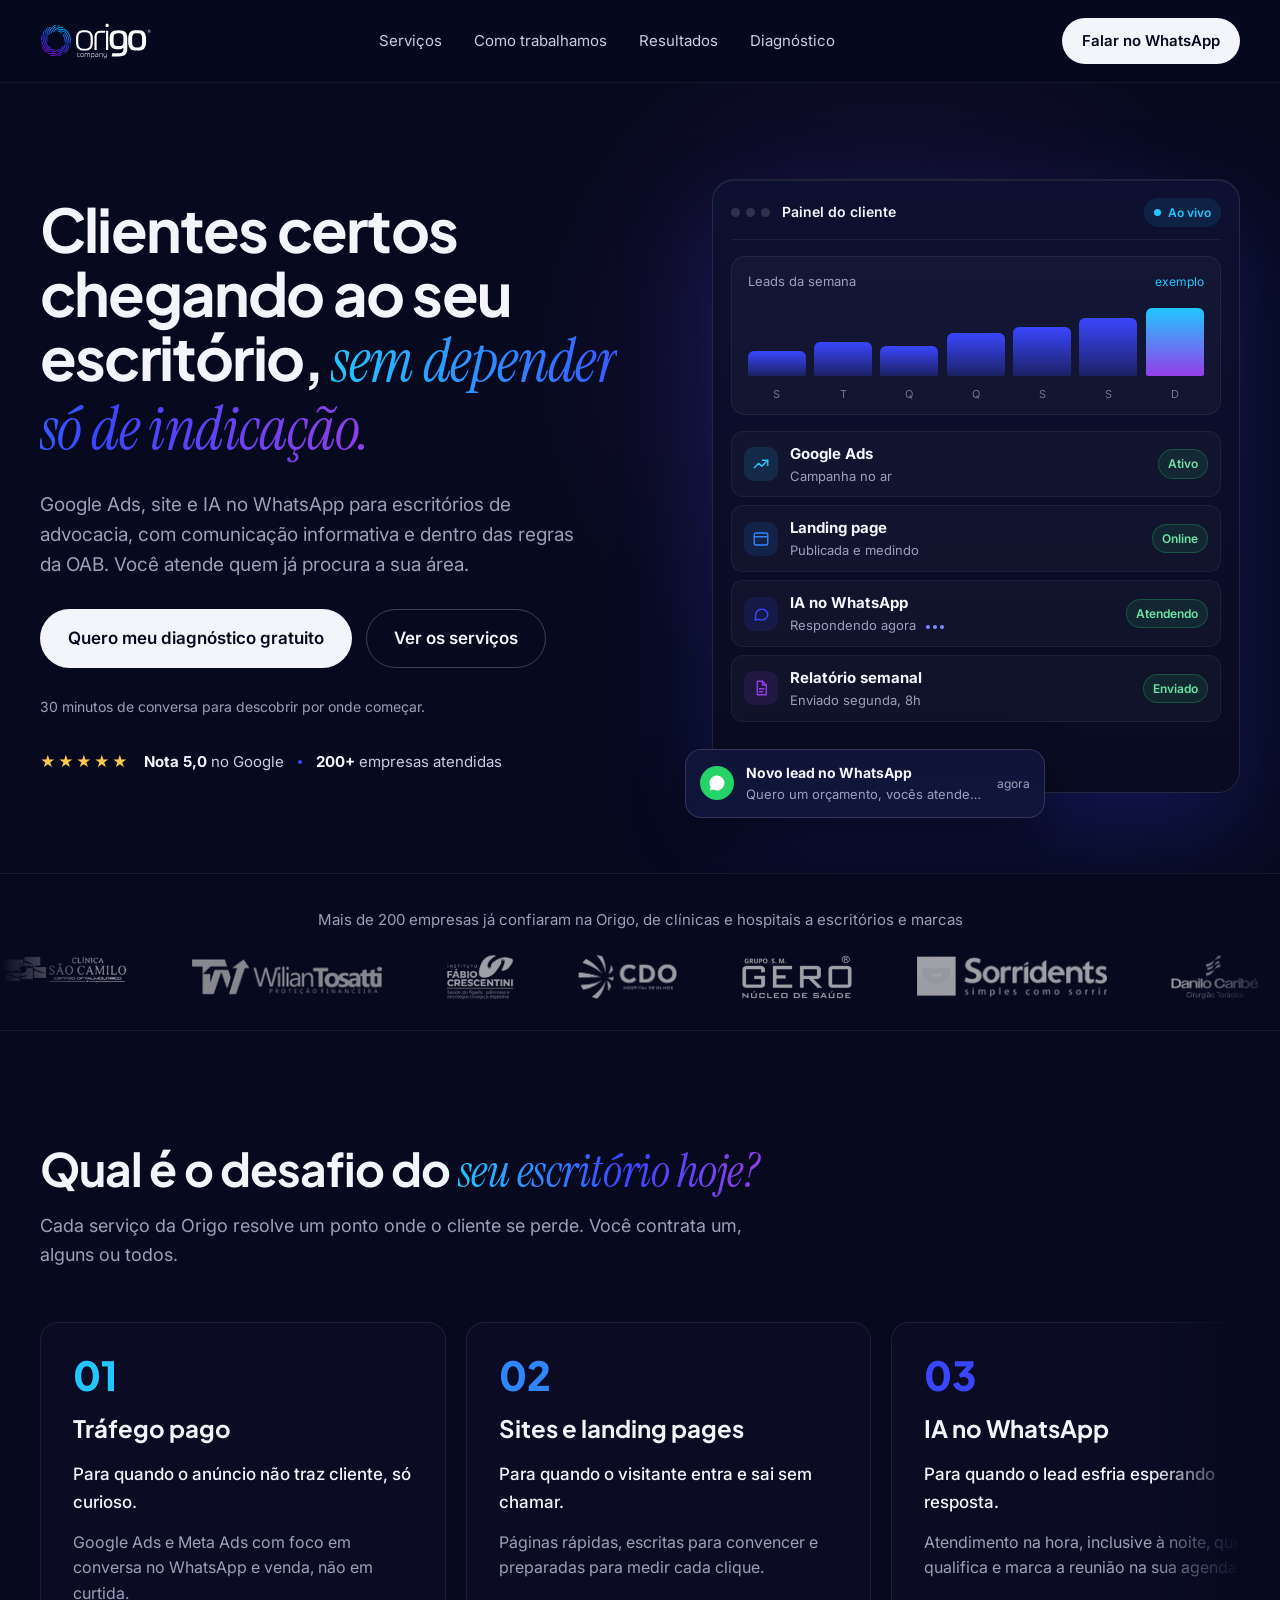
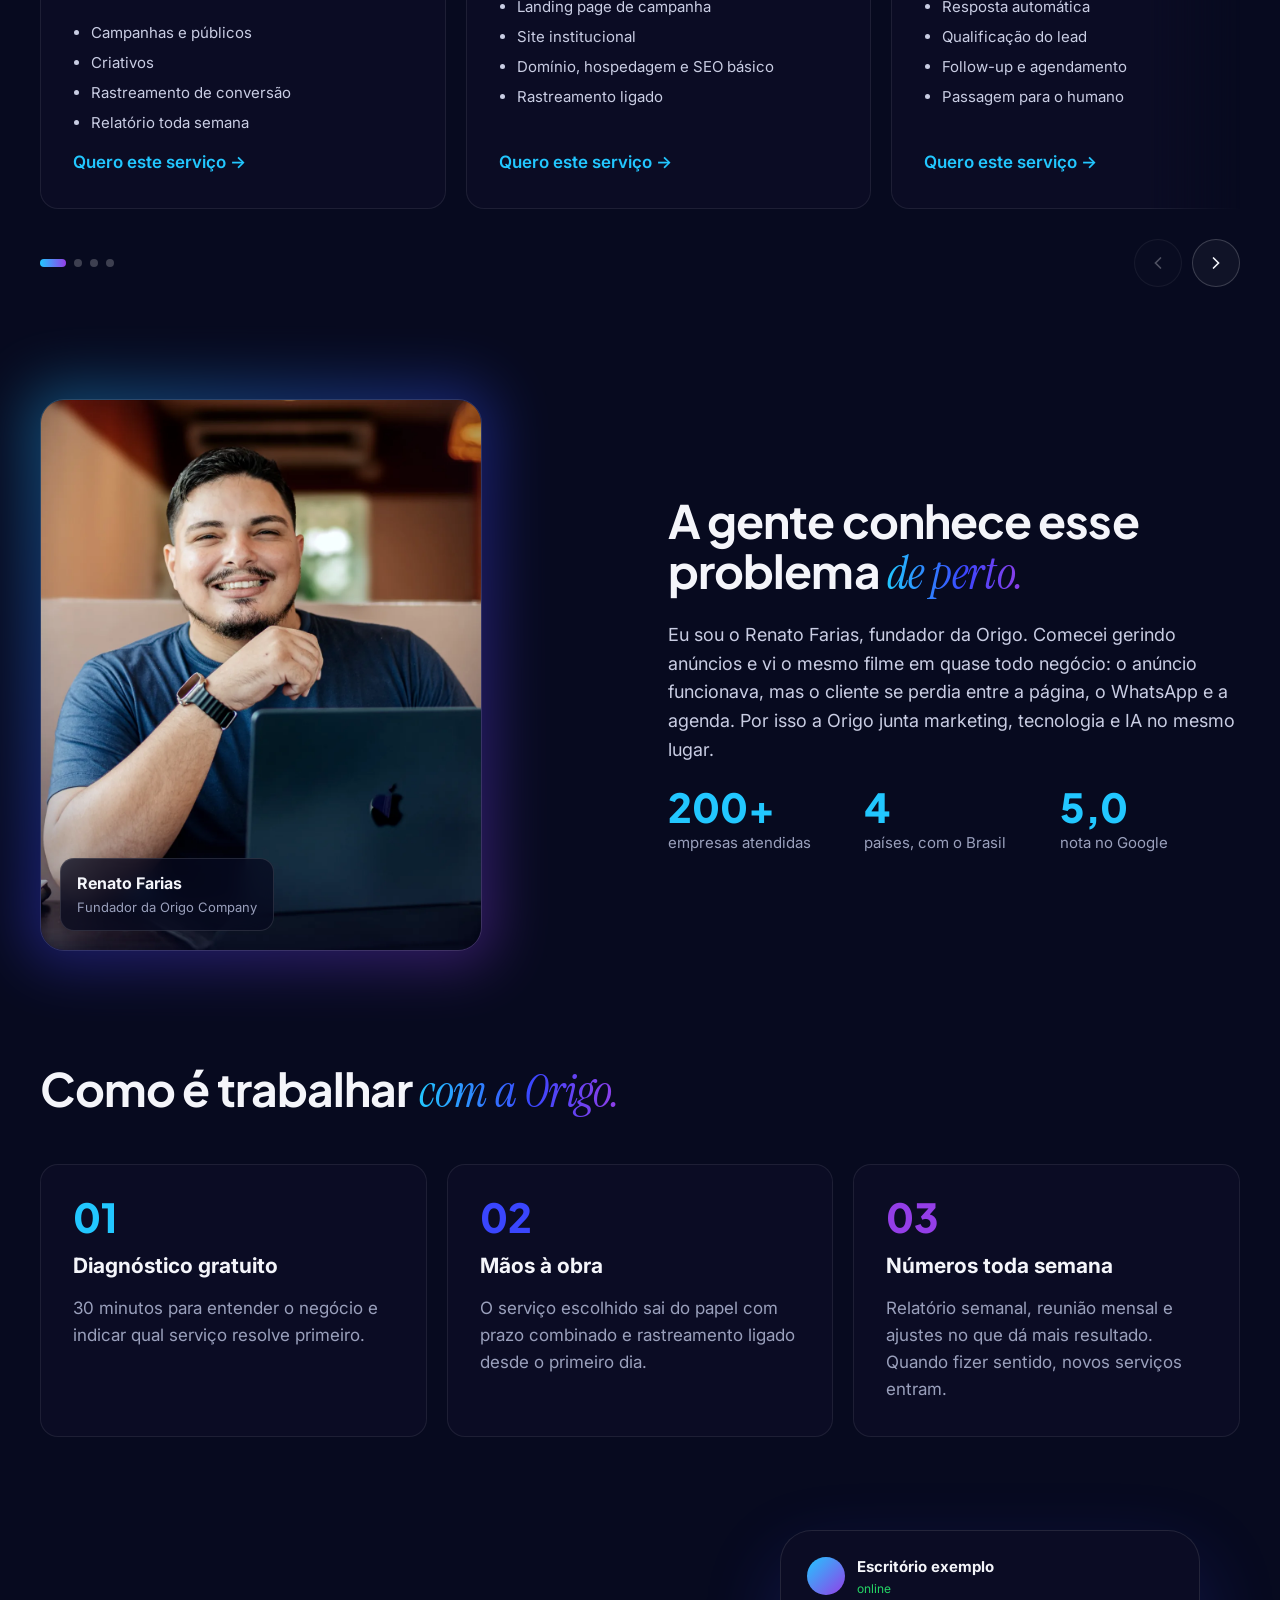
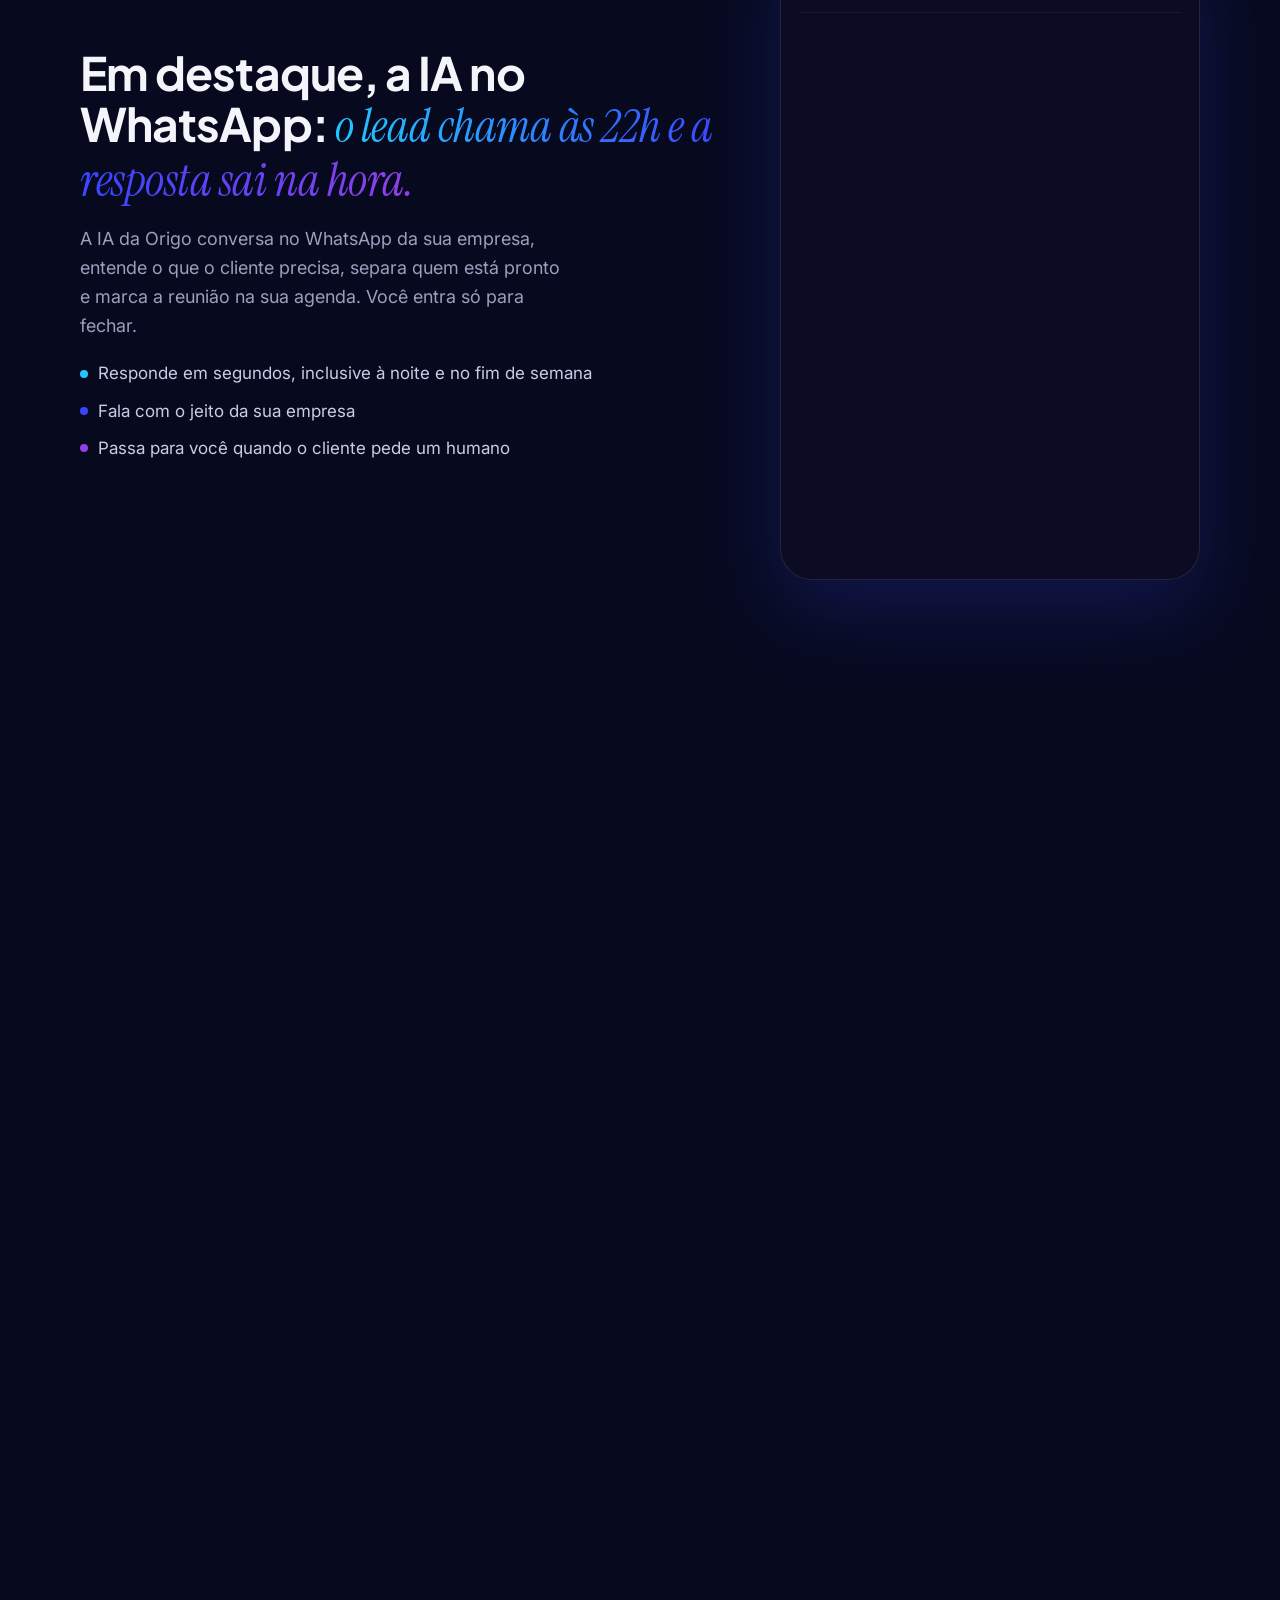
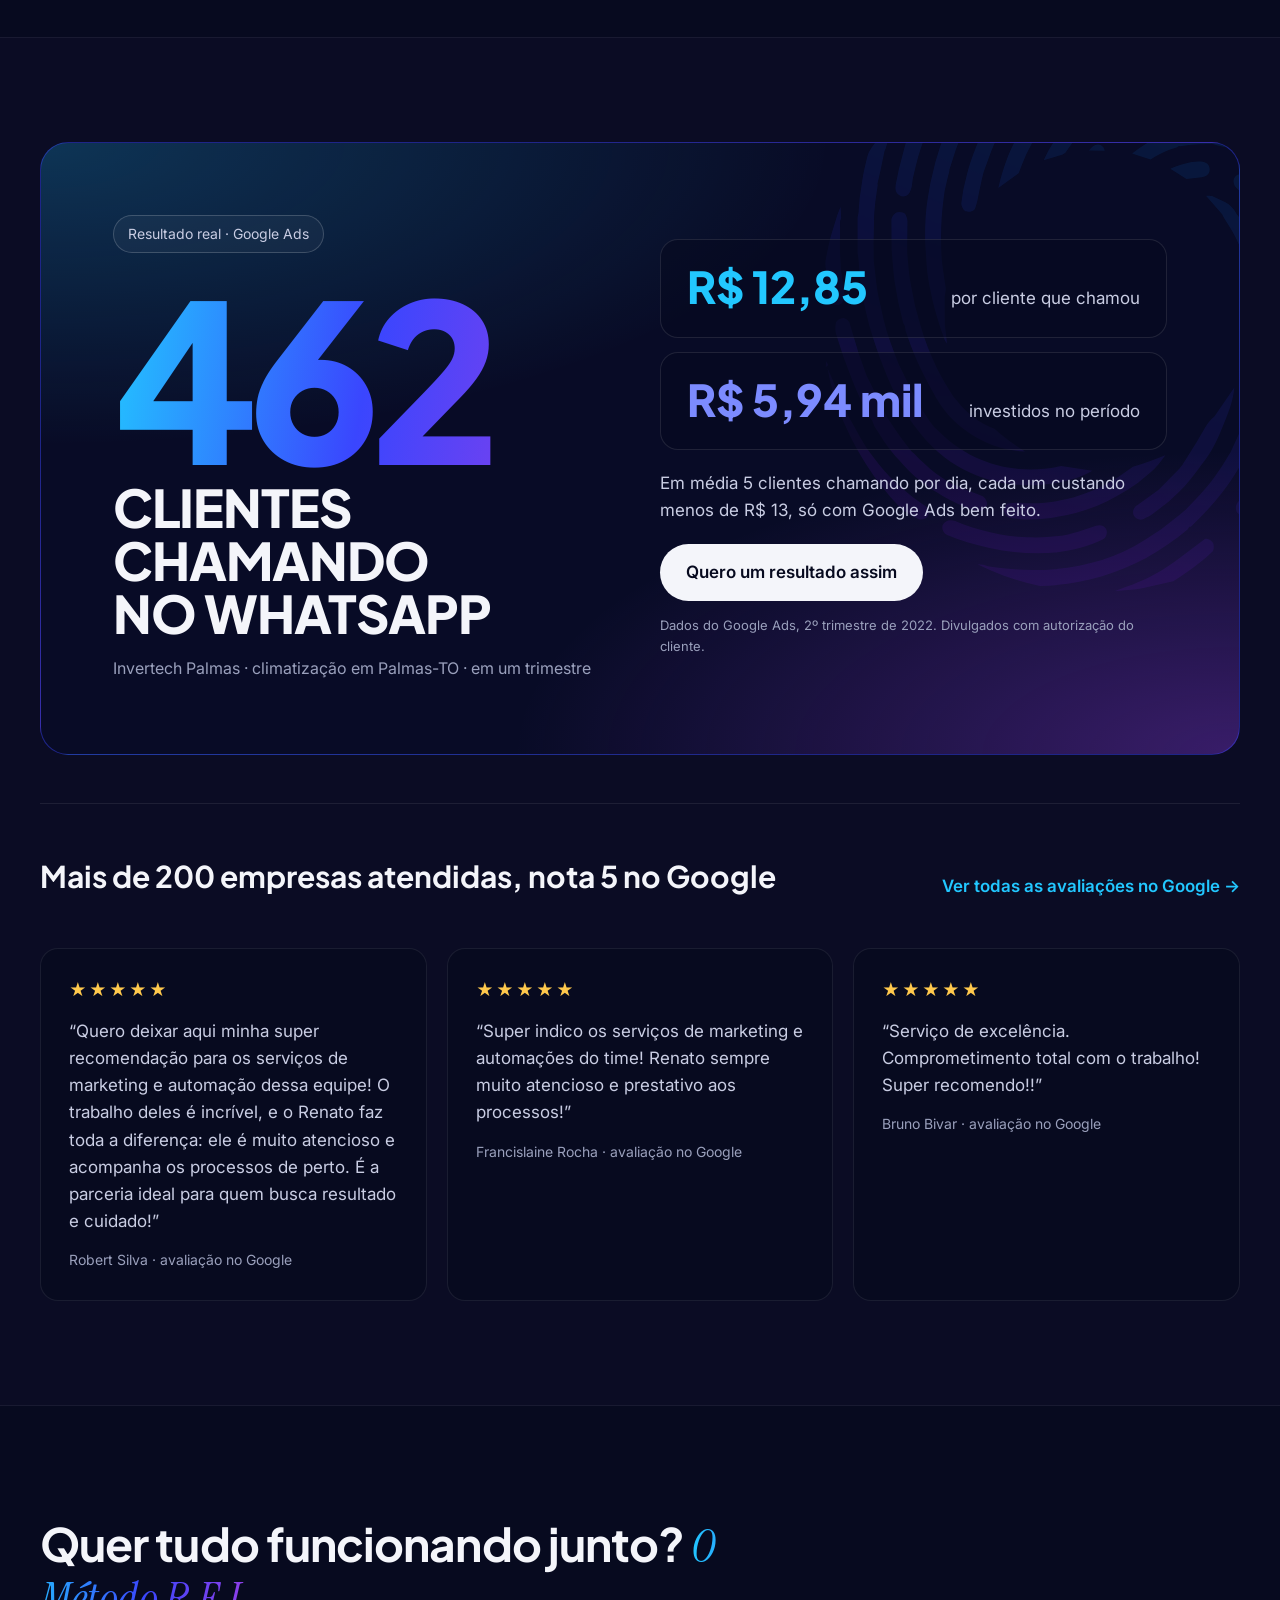
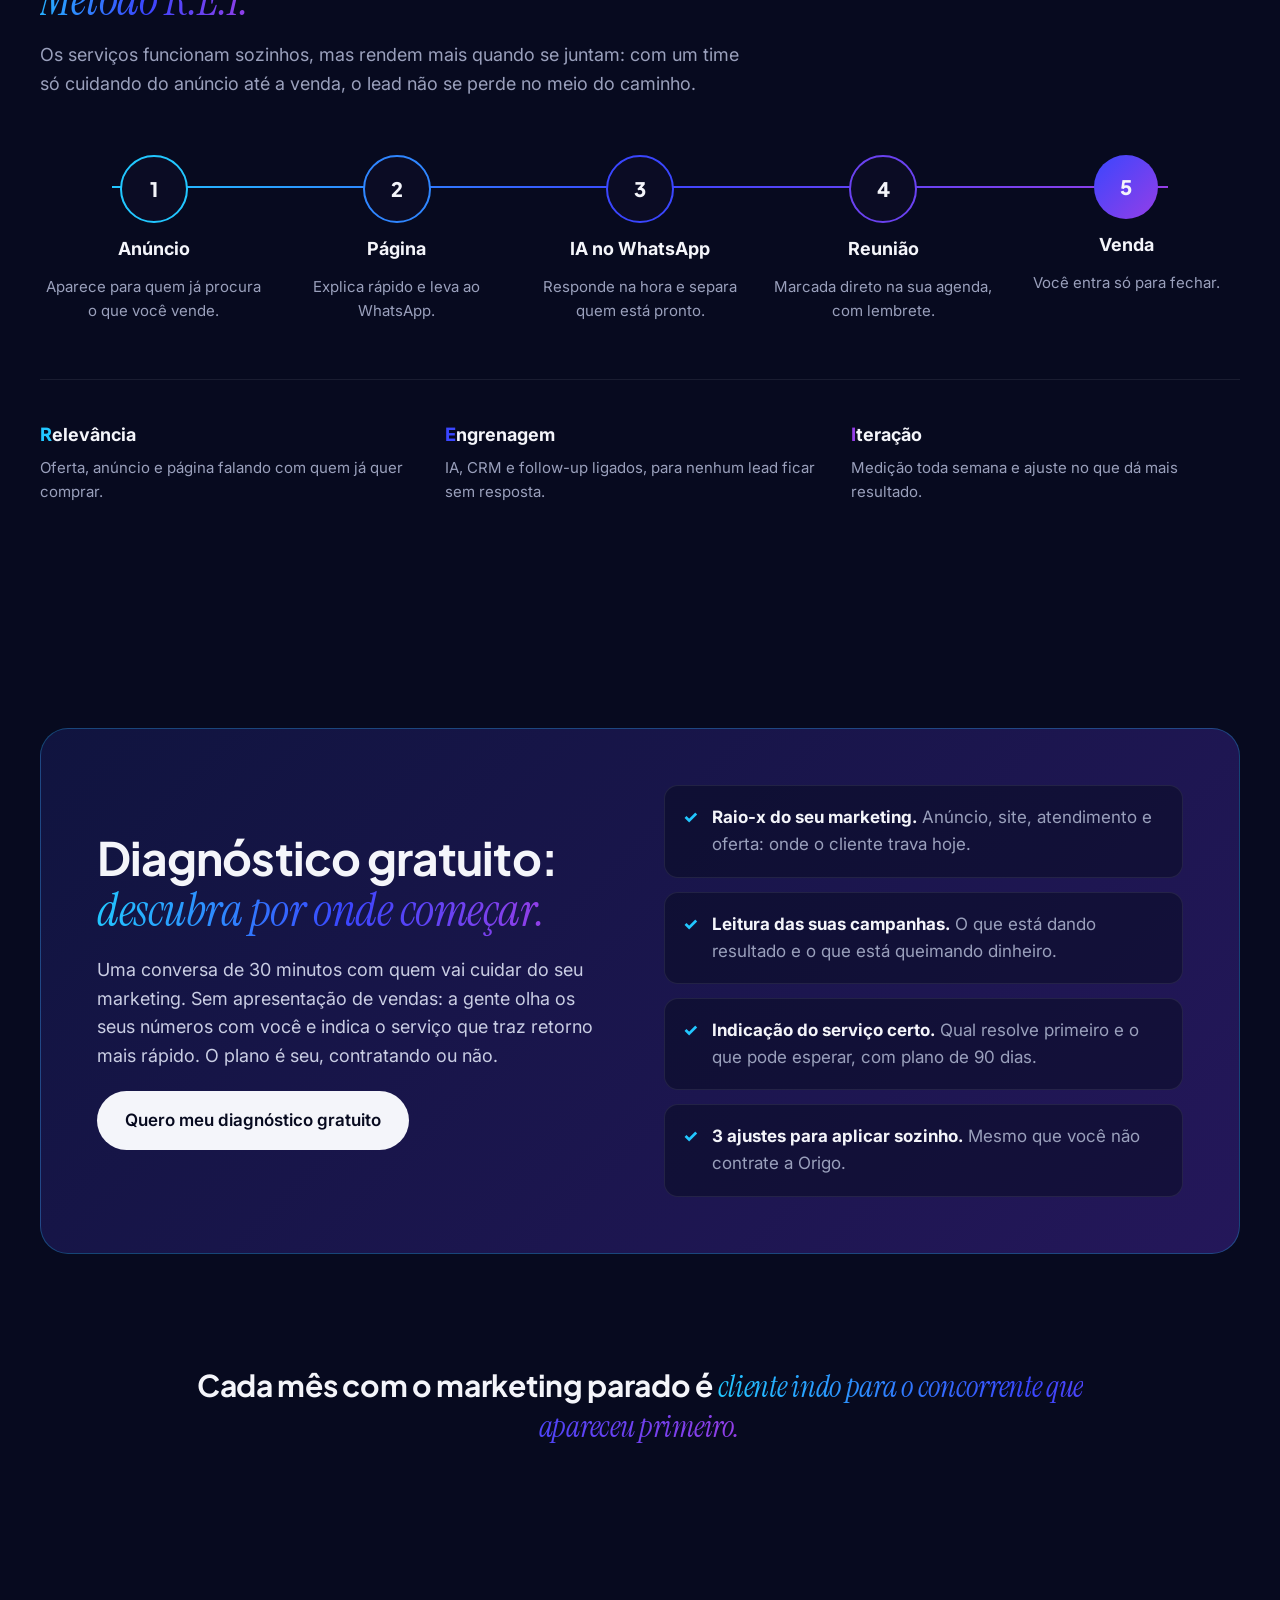
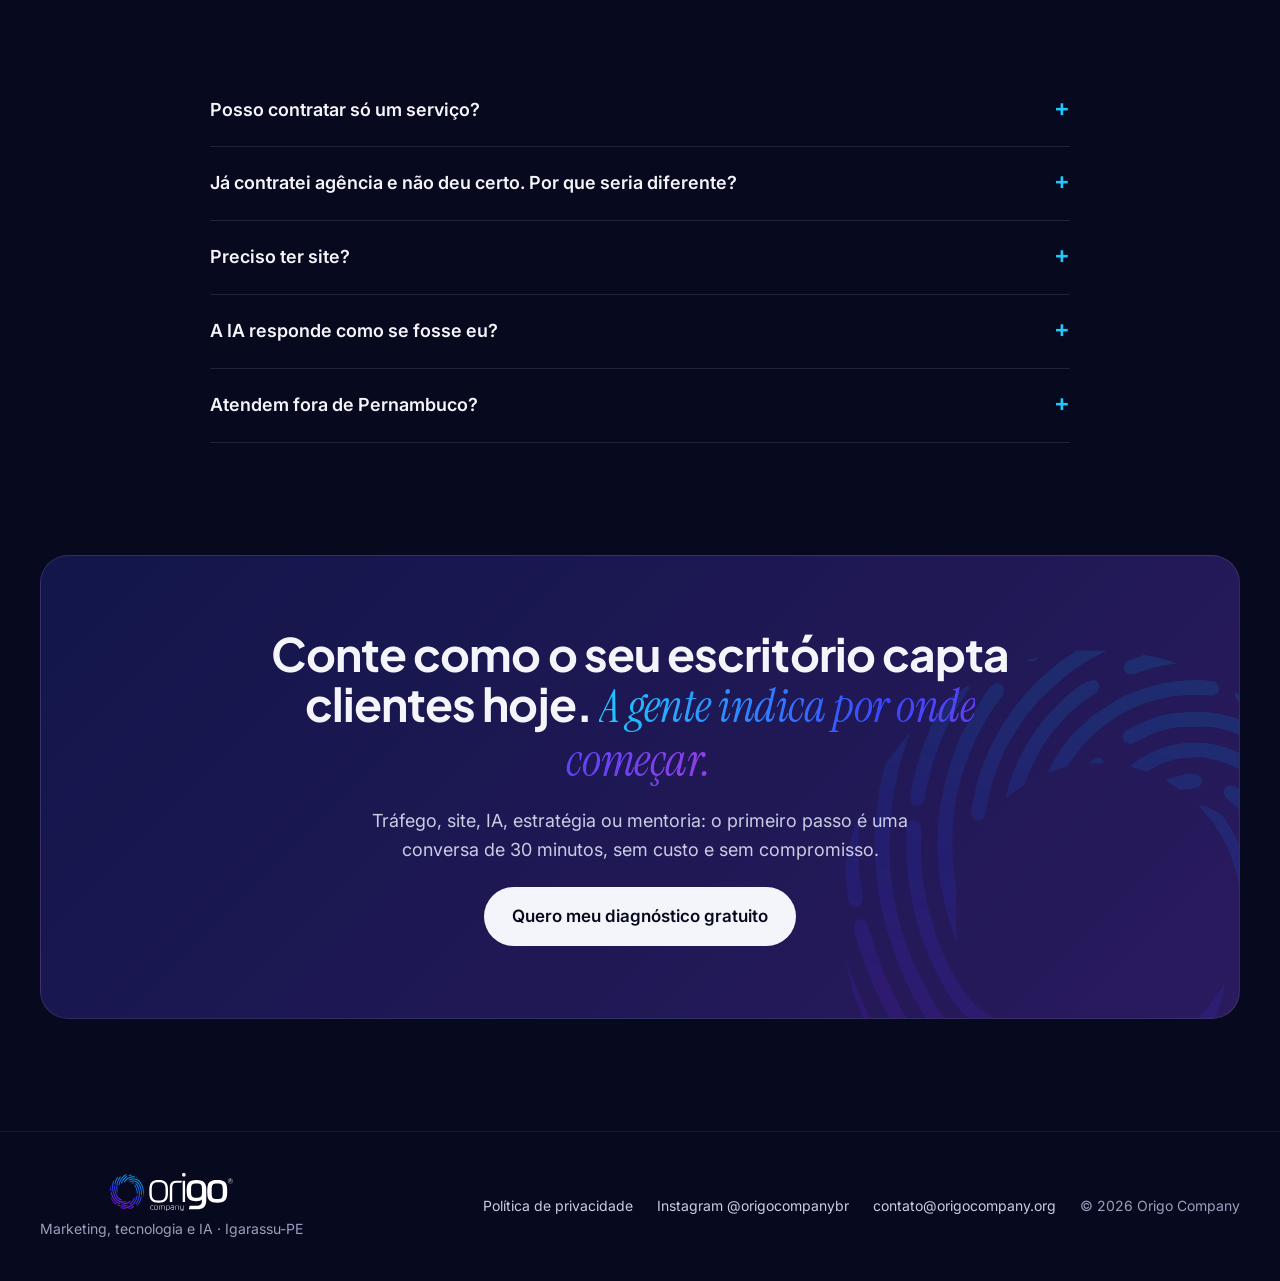
<file: advogados.html>
<!doctype html>
<html lang="pt-BR">
<head>
<meta charset="utf-8">
<meta name="viewport" content="width=device-width, initial-scale=1">
<title>Marketing para escritórios de advocacia · Origo Company</title>
<meta name="description" content="Clientes certos chegando ao seu escritório pelo Google e pelo WhatsApp, dentro das regras da OAB. Tráfego pago, site e IA no atendimento. Diagnóstico gratuito.">
<meta name="theme-color" content="#070A1F">
<meta property="og:type" content="website">
<meta property="og:locale" content="pt_BR">
<meta property="og:title" content="Marketing para escritórios de advocacia · Origo Company">
<meta property="og:description" content="Clientes certos chegando ao seu escritório pelo Google e pelo WhatsApp, dentro das regras da OAB. Tráfego pago, site e IA no atendimento. Diagnóstico gratuito.">
<meta property="og:image" content="https://www.origocompany.org/origo/assets/og-origo.jpg">
<link rel="canonical" href="https://www.origocompany.org/advogados">
<meta property="og:url" content="https://www.origocompany.org/advogados">
<meta name="twitter:card" content="summary_large_image">
<link rel="icon" href="/origo/assets/simbolo-origo.svg" type="image/svg+xml">
<link rel="preconnect" href="https://fonts.googleapis.com">
<link rel="preconnect" href="https://fonts.gstatic.com" crossorigin>
<link href="https://fonts.googleapis.com/css2?family=Instrument+Serif:ital@1&family=Inter:wght@400;500;600&family=Plus+Jakarta+Sans:ital,wght@0,600;0,700;0,800;1,700&display=swap" rel="stylesheet">
<link rel="stylesheet" href="/origo/site.css">
<script>document.documentElement.classList.add('js')</script>
<script type="application/ld+json">{"@context":"https://schema.org","@type":"ProfessionalService","name":"Origo Company","description":"Agência de marketing, tecnologia e IA: tráfego pago, sites, IA no WhatsApp, estratégia e mentoria.","areaServed":"BR","address":{"@type":"PostalAddress","addressLocality":"Igarassu","addressRegion":"PE","addressCountry":"BR"},"telephone":"+55 81 98564-7633","sameAs":["https://instagram.com/origocompanybr"]}</script>
</head>
<body>
<div style="background: #070A1F; color: #F4F5FA; font-family: Inter, system-ui, sans-serif; font-size: 17px; line-height: 1.6; min-height: 100vh">

<header style="position: sticky; top: 0; z-index: 10; background: rgba(7,10,31,0.82); backdrop-filter: blur(12px); border-bottom: 1px solid rgba(255,255,255,0.06)">
<div class="sec" style="max-width: 1200px; margin: 0 auto; padding: 18px 40px; display: flex; align-items: center; justify-content: space-between; gap: 24px">
<a href="#inicio" aria-label="Origo Company, início" style="display: flex; align-items: center"><img src="/origo/assets/logo-origo.svg" alt="Origo Company" width="112" height="36" style="height: 36px; width: auto; display: block"></a>
<nav class="nav-links" aria-label="Seções" style="display: flex; gap: 32px; font-size: 15px">
<a href="#servicos" style="color: #C9CDE3; text-decoration: none">Serviços</a>
<a href="#plano" style="color: #C9CDE3; text-decoration: none">Como trabalhamos</a>
<a href="#resultados" style="color: #C9CDE3; text-decoration: none">Resultados</a>
<a href="#diagnostico" style="color: #C9CDE3; text-decoration: none">Diagnóstico</a>
</nav>
<a class="btn" href="https://wa.me/5581985647633?text=Ol%C3%A1%2C%20vim%20pelo%20site%20(cabe%C3%A7alho)%20%28escrit%C3%B3rio%20de%20advocacia%29" style="background: #F4F5FA; color: #070A1F; text-decoration: none; font-weight: 600; font-size: 15px; padding: 11px 20px; border-radius: 999px; white-space: nowrap">Falar no WhatsApp</a>
</div>
</header>

<div class="luz-area" style="position: relative; overflow: hidden">
<div class="luz" aria-hidden="true"></div>
<section id="inicio" class="sec" style="position: relative; max-width: 1200px; margin: 0 auto; padding: 96px 40px 80px">
<div class="hero-grid" style="display: grid; grid-template-columns: minmax(0, 1.15fr) minmax(0, 1fr); gap: 64px; align-items: center">
<div style="display: flex; flex-direction: column; gap: 28px">
<h1 class="h1" style="margin: 0; font-family: 'Plus Jakarta Sans', sans-serif; font-weight: 700; font-size: 60px; line-height: 1.06; letter-spacing: -0.03em">Clientes certos chegando ao seu escritório, <span class="grad">sem depender só de indicação.</span></h1>
<p style="margin: 0; font-size: 19px; color: #9AA0BC; max-width: 540px">Google Ads, site e IA no WhatsApp para escritórios de advocacia, com comunicação informativa e dentro das regras da OAB. Você atende quem já procura a sua área.</p>
<div style="display: flex; flex-wrap: wrap; gap: 14px">
<a class="btn" href="https://wa.me/5581985647633?text=Ol%C3%A1%2C%20quero%20um%20diagn%C3%B3stico%20(site%2C%20abertura)%20%28escrit%C3%B3rio%20de%20advocacia%29" style="background: #F4F5FA; color: #070A1F; text-decoration: none; font-weight: 600; padding: 16px 28px; border-radius: 999px; min-height: 44px; box-sizing: border-box">Quero meu diagnóstico gratuito</a>
<a class="btn" href="#servicos" style="color: #F4F5FA; text-decoration: none; font-weight: 600; padding: 15px 27px; border-radius: 999px; border: 1px solid rgba(255,255,255,0.22); min-height: 44px; box-sizing: border-box">Ver os serviços</a>
</div>
<span style="font-size: 14px; color: #9AA0BC">30 minutos de conversa para descobrir por onde começar.</span>
<a href="#resultados" class="prova-topo" style="display: flex; flex-wrap: wrap; align-items: center; gap: 10px 14px; text-decoration: none; color: #C9CDE3; font-size: 15px; margin-top: 4px"><span aria-label="5 estrelas" role="img" style="color: #FFC94D; letter-spacing: 2px">★★★★★</span><span><strong style="color: #F4F5FA">Nota 5,0</strong> no Google</span><span aria-hidden="true" style="width: 4px; height: 4px; border-radius: 50%; background: #3A46FE"></span><span><strong style="color: #F4F5FA">200+</strong> empresas atendidas</span></a>
</div>

<div class="pn" role="img" aria-label="Exemplo do painel que o cliente da Origo acompanha: campanha no ar, página publicada, IA respondendo no WhatsApp e relatório da semana">
<div class="pn-topo"><span class="pn-dots" aria-hidden="true"><i></i><i></i><i></i></span><span style="font-weight: 600; font-size: 14px">Painel do cliente</span><span class="pn-vivo"><i aria-hidden="true"></i>Ao vivo</span></div>
<div class="pn-grafico"><div style="display: flex; justify-content: space-between; align-items: baseline"><span style="font-size: 13px; color: #9AA0BC">Leads da semana</span><span style="font-size: 12px; color: #22C7FF">exemplo</span></div>
<div class="pn-barras" aria-hidden="true"><i style="--h: 34%"></i><i style="--h: 46%"></i><i style="--h: 40%"></i><i style="--h: 58%"></i><i style="--h: 66%"></i><i style="--h: 79%"></i><i style="--h: 92%"></i></div>
<div class="pn-dias" aria-hidden="true"><span>S</span><span>T</span><span>Q</span><span>Q</span><span>S</span><span>S</span><span>D</span></div></div>
<div style="display: flex; flex-direction: column; gap: 8px">
<div class="pn-linha"><span class="pn-ic" style="color: #22C7FF; background: #22C7FF1f"><svg width="18" height="18" viewBox="0 0 24 24" fill="none" stroke="currentColor" stroke-width="1.8" stroke-linecap="round" stroke-linejoin="round" aria-hidden="true"><path d="M3 17l6-6 4 4 8-8"/><path d="M14 7h7v7"/></svg></span><span style="display: flex; flex-direction: column; flex-grow: 1; min-width: 0"><strong style="font-size: 15px">Google Ads</strong><span style="font-size: 13px; color: #9AA0BC">Campanha no ar</span></span><span class="pn-chip">Ativo</span></div>
<div class="pn-linha"><span class="pn-ic" style="color: #2F86FF; background: #2F86FF1f"><svg width="18" height="18" viewBox="0 0 24 24" fill="none" stroke="currentColor" stroke-width="1.8" stroke-linecap="round" stroke-linejoin="round" aria-hidden="true"><rect x="3" y="4" width="18" height="16" rx="2"/><path d="M3 9h18"/></svg></span><span style="display: flex; flex-direction: column; flex-grow: 1; min-width: 0"><strong style="font-size: 15px">Landing page</strong><span style="font-size: 13px; color: #9AA0BC">Publicada e medindo</span></span><span class="pn-chip">Online</span></div>
<div class="pn-linha"><span class="pn-ic" style="color: #3A46FE; background: #3A46FE1f"><svg width="18" height="18" viewBox="0 0 24 24" fill="none" stroke="currentColor" stroke-width="1.8" stroke-linecap="round" stroke-linejoin="round" aria-hidden="true"><path d="M21 12a8 8 0 0 1-11.6 7.1L4 20l1-4.6A8 8 0 1 1 21 12Z"/></svg></span><span style="display: flex; flex-direction: column; flex-grow: 1; min-width: 0"><strong style="font-size: 15px">IA no WhatsApp</strong><span style="font-size: 13px; color: #9AA0BC">Respondendo agora <span class="pn-digitando" aria-hidden="true"><i></i><i></i><i></i></span></span></span><span class="pn-chip">Atendendo</span></div>
<div class="pn-linha"><span class="pn-ic" style="color: #943EE7; background: #943EE71f"><svg width="18" height="18" viewBox="0 0 24 24" fill="none" stroke="currentColor" stroke-width="1.8" stroke-linecap="round" stroke-linejoin="round" aria-hidden="true"><path d="M7 3h7l5 5v13H7z"/><path d="M14 3v5h5"/><path d="M10 13h6M10 17h4"/></svg></span><span style="display: flex; flex-direction: column; flex-grow: 1; min-width: 0"><strong style="font-size: 15px">Relatório semanal</strong><span style="font-size: 13px; color: #9AA0BC">Enviado segunda, 8h</span></span><span class="pn-chip">Enviado</span></div>
</div>
<div class="pn-toast" aria-hidden="true"><span class="pn-wa"><svg width="18" height="18" viewBox="0 0 24 24" fill="#fff"><path d="M12 2a10 10 0 0 0-8.6 15.1L2 22l5-1.3A10 10 0 1 0 12 2Z"/></svg></span><span style="display: flex; flex-direction: column; min-width: 0"><strong style="font-size: 14px">Novo lead no WhatsApp</strong><span style="font-size: 13px; color: #9AA0BC; white-space: nowrap; overflow: hidden; text-overflow: ellipsis">Quero um orçamento, vocês atendem hoje?</span></span><span style="font-size: 12px; color: #9AA0BC; margin-left: auto">agora</span></div>
</div>
</div>
</section>

</div>

<section class="faixa" aria-label="Clientes que confiam na Origo" style="border-top: 1px solid rgba(255,255,255,0.06); border-bottom: 1px solid rgba(255,255,255,0.06); padding: 34px 0 30px; display: flex; flex-direction: column; gap: 22px; overflow: hidden">
<p style="margin: 0; text-align: center; color: #9AA0BC; font-size: 15px">Mais de 200 empresas já confiaram na Origo, de clínicas e hospitais a escritórios e marcas</p>
<div style="overflow: hidden; -webkit-mask-image: linear-gradient(90deg, transparent, #000 8%, #000 92%, transparent); mask-image: linear-gradient(90deg, transparent, #000 8%, #000 92%, transparent)">
<div class="trilha cli-trilha">
<img src="/origo/assets/clientes/clinica-sao-camilo.webp" alt="Clínica São Camilo" width="187" height="67" loading="lazy" decoding="async" class="cli-logo">
<img src="/origo/assets/clientes/wilian-tosatti.webp" alt="Wilian Tosatti Proteção Financeira" width="200" height="42" loading="lazy" decoding="async" class="cli-logo">
<img src="/origo/assets/clientes/instituto-fabio-crescentini.webp" alt="Instituto Fábio Crescentini" width="176" height="119" loading="lazy" decoding="async" class="cli-logo">
<img src="/origo/assets/clientes/cdo-hospital-de-olhos.webp" alt="CDO Hospital de Olhos" width="200" height="93" loading="lazy" decoding="async" class="cli-logo">
<img src="/origo/assets/clientes/gero-nucleo-de-saude.webp" alt="Gero Núcleo de Saúde" width="194" height="80" loading="lazy" decoding="async" class="cli-logo">
<img src="/origo/assets/clientes/sorridents.webp" alt="Sorridents" width="200" height="47" loading="lazy" decoding="async" class="cli-logo">
<img src="/origo/assets/clientes/danilo-caribe.webp" alt="Danilo Caribé Cirurgião Torácico" width="199" height="104" loading="lazy" decoding="async" class="cli-logo">
<img src="/origo/assets/clientes/lyrics-cosmetics.webp" alt="Lyrics Cosmetics" width="199" height="96" loading="lazy" decoding="async" class="cli-logo">
<img src="/origo/assets/clientes/cardiovida.webp" alt="Cardiovida" width="179" height="120" loading="lazy" decoding="async" class="cli-logo">
<img src="/origo/assets/clientes/mentara.webp" alt="Mentara" width="200" height="43" loading="lazy" decoding="async" class="cli-logo">
<img src="/origo/assets/clientes/dr-italo-goncalves.webp" alt="Dr. Italo Gonçalves" width="192" height="64" loading="lazy" decoding="async" class="cli-logo">
<img src="/origo/assets/clientes/dra-nathalia-vieira.webp" alt="Dra. Nathália L. P. Vieira" width="157" height="118" loading="lazy" decoding="async" class="cli-logo">
<img src="/origo/assets/clientes/agami-odonto.webp" alt="Agami Odonto" width="192" height="71" loading="lazy" decoding="async" class="cli-logo">
<img src="/origo/assets/clientes/pedro-nobre-advocacia.webp" alt="Pedro Nobre Advocacia" width="182" height="86" loading="lazy" decoding="async" class="cli-logo">
<img src="/origo/assets/clientes/credita-cge.webp" alt="Credita CGE" width="197" height="52" loading="lazy" decoding="async" class="cli-logo">
<img src="/origo/assets/clientes/traduzzo.webp" alt="Traduzzo" width="196" height="78" loading="lazy" decoding="async" class="cli-logo">
<img src="/origo/assets/clientes/clinica-sao-camilo.webp" alt="" width="187" height="67" loading="lazy" decoding="async" class="cli-logo">
<img src="/origo/assets/clientes/wilian-tosatti.webp" alt="" width="200" height="42" loading="lazy" decoding="async" class="cli-logo">
<img src="/origo/assets/clientes/instituto-fabio-crescentini.webp" alt="" width="176" height="119" loading="lazy" decoding="async" class="cli-logo">
<img src="/origo/assets/clientes/cdo-hospital-de-olhos.webp" alt="" width="200" height="93" loading="lazy" decoding="async" class="cli-logo">
<img src="/origo/assets/clientes/gero-nucleo-de-saude.webp" alt="" width="194" height="80" loading="lazy" decoding="async" class="cli-logo">
<img src="/origo/assets/clientes/sorridents.webp" alt="" width="200" height="47" loading="lazy" decoding="async" class="cli-logo">
<img src="/origo/assets/clientes/danilo-caribe.webp" alt="" width="199" height="104" loading="lazy" decoding="async" class="cli-logo">
<img src="/origo/assets/clientes/lyrics-cosmetics.webp" alt="" width="199" height="96" loading="lazy" decoding="async" class="cli-logo">
<img src="/origo/assets/clientes/cardiovida.webp" alt="" width="179" height="120" loading="lazy" decoding="async" class="cli-logo">
<img src="/origo/assets/clientes/mentara.webp" alt="" width="200" height="43" loading="lazy" decoding="async" class="cli-logo">
<img src="/origo/assets/clientes/dr-italo-goncalves.webp" alt="" width="192" height="64" loading="lazy" decoding="async" class="cli-logo">
<img src="/origo/assets/clientes/dra-nathalia-vieira.webp" alt="" width="157" height="118" loading="lazy" decoding="async" class="cli-logo">
<img src="/origo/assets/clientes/agami-odonto.webp" alt="" width="192" height="71" loading="lazy" decoding="async" class="cli-logo">
<img src="/origo/assets/clientes/pedro-nobre-advocacia.webp" alt="" width="182" height="86" loading="lazy" decoding="async" class="cli-logo">
<img src="/origo/assets/clientes/credita-cge.webp" alt="" width="197" height="52" loading="lazy" decoding="async" class="cli-logo">
<img src="/origo/assets/clientes/traduzzo.webp" alt="" width="196" height="78" loading="lazy" decoding="async" class="cli-logo">
</div>
</div>
</section>

<section id="servicos" class="sec" style="max-width: 1200px; margin: 0 auto; padding: 112px 40px 0; display: flex; flex-direction: column; gap: 48px">
<div style="display: flex; flex-direction: column; gap: 16px; max-width: 760px">
<h2 class="h2 rv" style="margin: 0; font-family: 'Plus Jakarta Sans', sans-serif; font-weight: 700; font-size: 46px; line-height: 1.1; letter-spacing: -0.02em">Qual é o desafio do <span class="grad">seu escritório hoje?</span></h2>
<p style="margin: 0; color: #9AA0BC; font-size: 18px">Cada serviço da Origo resolve um ponto onde o cliente se perde. Você contrata um, alguns ou todos.</p>
</div>
<div class="car" data-car>
<div class="car-trilho" tabindex="0" aria-label="Serviços da Origo, deslize para ver todos">
<div class="card car-item" style="background: #0B0C24; border: 1px solid rgba(255,255,255,0.08); border-radius: 18px; padding: 32px; display: flex; flex-direction: column; gap: 14px">
<span style="font-family: 'Plus Jakarta Sans', sans-serif; font-weight: 800; font-size: 40px; color: #22C7FF; line-height: 1">01</span>
<h3 style="margin: 0; font-family: 'Plus Jakarta Sans', sans-serif; font-size: 24px; font-weight: 700">Tráfego pago</h3>
<p style="margin: 0; color: #F4F5FA; font-weight: 500">Para quando o anúncio não traz cliente, só curioso.</p>
<p style="margin: 0; color: #9AA0BC; font-size: 16px">Google Ads e Meta Ads com foco em conversa no WhatsApp e venda, não em curtida.</p>
<ul style="margin: 0; padding-left: 18px; color: #C9CDE3; font-size: 15px; display: flex; flex-direction: column; gap: 6px; flex-grow: 1"><li>Campanhas e públicos</li><li>Criativos</li><li>Rastreamento de conversão</li><li>Relatório toda semana</li></ul>
<a href="https://wa.me/5581985647633?text=Ol%C3%A1%2C%20quero%20saber%20de%20Tr%C3%A1fego%20pago%20(site)%20%28escrit%C3%B3rio%20de%20advocacia%29" style="font-weight: 600; text-decoration: none">Quero este serviço →</a>
</div>
<div class="card car-item" style="background: #0B0C24; border: 1px solid rgba(255,255,255,0.08); border-radius: 18px; padding: 32px; display: flex; flex-direction: column; gap: 14px">
<span style="font-family: 'Plus Jakarta Sans', sans-serif; font-weight: 800; font-size: 40px; color: #2F86FF; line-height: 1">02</span>
<h3 style="margin: 0; font-family: 'Plus Jakarta Sans', sans-serif; font-size: 24px; font-weight: 700">Sites e landing pages</h3>
<p style="margin: 0; color: #F4F5FA; font-weight: 500">Para quando o visitante entra e sai sem chamar.</p>
<p style="margin: 0; color: #9AA0BC; font-size: 16px">Páginas rápidas, escritas para convencer e preparadas para medir cada clique.</p>
<ul style="margin: 0; padding-left: 18px; color: #C9CDE3; font-size: 15px; display: flex; flex-direction: column; gap: 6px; flex-grow: 1"><li>Landing page de campanha</li><li>Site institucional</li><li>Domínio, hospedagem e SEO básico</li><li>Rastreamento ligado</li></ul>
<a href="https://wa.me/5581985647633?text=Ol%C3%A1%2C%20quero%20saber%20de%20Sites%20e%20landing%20pages%20(site)%20%28escrit%C3%B3rio%20de%20advocacia%29" style="font-weight: 600; text-decoration: none">Quero este serviço →</a>
</div>
<div class="card car-item" style="background: #0B0C24; border: 1px solid rgba(255,255,255,0.08); border-radius: 18px; padding: 32px; display: flex; flex-direction: column; gap: 14px">
<span style="font-family: 'Plus Jakarta Sans', sans-serif; font-weight: 800; font-size: 40px; color: #3A46FE; line-height: 1">03</span>
<h3 style="margin: 0; font-family: 'Plus Jakarta Sans', sans-serif; font-size: 24px; font-weight: 700">IA no WhatsApp</h3>
<p style="margin: 0; color: #F4F5FA; font-weight: 500">Para quando o lead esfria esperando resposta.</p>
<p style="margin: 0; color: #9AA0BC; font-size: 16px">Atendimento na hora, inclusive à noite, que qualifica e marca a reunião na sua agenda.</p>
<ul style="margin: 0; padding-left: 18px; color: #C9CDE3; font-size: 15px; display: flex; flex-direction: column; gap: 6px; flex-grow: 1"><li>Resposta automática</li><li>Qualificação do lead</li><li>Follow-up e agendamento</li><li>Passagem para o humano</li></ul>
<a href="https://wa.me/5581985647633?text=Ol%C3%A1%2C%20quero%20saber%20de%20IA%20no%20WhatsApp%20(site)%20%28escrit%C3%B3rio%20de%20advocacia%29" style="font-weight: 600; text-decoration: none">Quero este serviço →</a>
</div>
<div class="card car-item" style="background: #0B0C24; border: 1px solid rgba(255,255,255,0.08); border-radius: 18px; padding: 32px; display: flex; flex-direction: column; gap: 14px">
<span style="font-family: 'Plus Jakarta Sans', sans-serif; font-weight: 800; font-size: 40px; color: #6A42F0; line-height: 1">04</span>
<h3 style="margin: 0; font-family: 'Plus Jakarta Sans', sans-serif; font-size: 24px; font-weight: 700">Estratégia digital</h3>
<p style="margin: 0; color: #F4F5FA; font-weight: 500">Para quando você parece igual a todo mundo.</p>
<p style="margin: 0; color: #9AA0BC; font-size: 16px">Posicionamento e oferta que fazem o cliente escolher você, não o mais barato.</p>
<ul style="margin: 0; padding-left: 18px; color: #C9CDE3; font-size: 15px; display: flex; flex-direction: column; gap: 6px; flex-grow: 1"><li>Diagnóstico do negócio</li><li>Posicionamento e oferta</li><li>Funil de vendas</li><li>Metas por mês</li></ul>
<a href="https://wa.me/5581985647633?text=Ol%C3%A1%2C%20quero%20saber%20de%20Estrat%C3%A9gia%20digital%20(site)%20%28escrit%C3%B3rio%20de%20advocacia%29" style="font-weight: 600; text-decoration: none">Quero este serviço →</a>
</div>
<div class="card car-item" style="background: #0B0C24; border: 1px solid rgba(255,255,255,0.08); border-radius: 18px; padding: 32px; display: flex; flex-direction: column; gap: 14px">
<span style="font-family: 'Plus Jakarta Sans', sans-serif; font-weight: 800; font-size: 40px; color: #943EE7; line-height: 1">05</span>
<h3 style="margin: 0; font-family: 'Plus Jakarta Sans', sans-serif; font-size: 24px; font-weight: 700">Assessoria e mentoria</h3>
<p style="margin: 0; color: #F4F5FA; font-weight: 500">Para quando você quer aprender a fazer dentro de casa.</p>
<p style="margin: 0; color: #9AA0BC; font-size: 16px">Acompanhamento com método para você ou seu time rodar o próprio marketing.</p>
<ul style="margin: 0; padding-left: 18px; color: #C9CDE3; font-size: 15px; display: flex; flex-direction: column; gap: 6px; flex-grow: 1"><li>Encontros de trabalho</li><li>Plano de ação</li><li>Acompanhamento dos números</li></ul>
<a href="https://wa.me/5581985647633?text=Ol%C3%A1%2C%20quero%20saber%20de%20Assessoria%20e%20mentoria%20(site)%20%28escrit%C3%B3rio%20de%20advocacia%29" style="font-weight: 600; text-decoration: none">Quero este serviço →</a>
</div>
<div class="car-item" style="background: linear-gradient(135deg, rgba(34,199,255,0.12), rgba(148,62,231,0.16)); border: 1px solid rgba(34,199,255,0.3); border-radius: 18px; padding: 32px; display: flex; flex-direction: column; gap: 16px; justify-content: space-between">
<h3 style="margin: 0; font-family: 'Plus Jakarta Sans', sans-serif; font-size: 26px; font-weight: 700; line-height: 1.2">Não sabe qual serviço resolve primeiro?</h3>
<p style="margin: 0; color: #C9CDE3">No diagnóstico gratuito a gente olha o seu negócio e indica por onde começar, para o investimento voltar mais rápido.</p>
<a class="btn" href="https://wa.me/5581985647633?text=Ol%C3%A1%2C%20quero%20meu%20diagn%C3%B3stico%20gratuito%20(site%2C%20servi%C3%A7os)%20%28escrit%C3%B3rio%20de%20advocacia%29" style="align-self: flex-start; background: #F4F5FA; color: #070A1F; text-decoration: none; font-weight: 600; padding: 13px 22px; border-radius: 999px">Quero meu diagnóstico</a>
</div>
</div>
<div class="car-ctrl">
<div class="car-pontos" aria-hidden="true"></div>
<div style="display: flex; gap: 10px">
<button type="button" class="car-btn" data-dir="-1" aria-label="Serviço anterior"><svg width="20" height="20" viewBox="0 0 24 24" fill="none" stroke="currentColor" stroke-width="2" stroke-linecap="round" aria-hidden="true"><path d="M15 18l-6-6 6-6"/></svg></button>
<button type="button" class="car-btn" data-dir="1" aria-label="Próximo serviço"><svg width="20" height="20" viewBox="0 0 24 24" fill="none" stroke="currentColor" stroke-width="2" stroke-linecap="round" aria-hidden="true"><path d="M9 18l6-6-6-6"/></svg></button>
</div>
</div>
</div>
</section>

<section id="sobre" class="sec" style="max-width: 1200px; margin: 0 auto; padding: 112px 40px 0; display: grid; grid-template-columns: repeat(auto-fit, minmax(min(340px, 100%), 1fr)); gap: 56px; align-items: center">
<div class="rv" style="position: relative; max-width: 440px; width: 100%">
<div aria-hidden="true" style="position: absolute; inset: -14px; border-radius: 30px; background: linear-gradient(135deg, #22C7FF, #3A46FE 50%, #943EE7); opacity: 0.35; filter: blur(28px)"></div>
<picture style="display: block; position: relative"><source srcset="/origo/assets/renato-farias.webp" type="image/webp"><img src="/origo/assets/renato-farias.jpg" width="1080" height="1350" loading="lazy" decoding="async" alt="Renato Farias, fundador da Origo Company, sorrindo com o notebook" style="position: relative; display: block; width: 100%; height: auto; aspect-ratio: 4 / 5; object-fit: cover; border-radius: 24px; border: 1px solid rgba(255,255,255,0.12)"></picture>
<div style="position: absolute; left: 20px; bottom: 20px; background: rgba(7,10,31,0.75); backdrop-filter: blur(10px); border: 1px solid rgba(255,255,255,0.12); border-radius: 14px; padding: 12px 16px; display: flex; flex-direction: column"><strong style="font-size: 16px">Renato Farias</strong><span style="color: #9AA0BC; font-size: 13px">Fundador da Origo Company</span></div>
</div>
<div style="display: flex; flex-direction: column; gap: 22px">
<h2 class="h2 rv" style="margin: 0; font-family: 'Plus Jakarta Sans', sans-serif; font-weight: 700; font-size: 46px; line-height: 1.1; letter-spacing: -0.02em">A gente conhece esse problema <span class="grad">de perto.</span></h2>
<p style="margin: 0; color: #C9CDE3; font-size: 18px">Eu sou o Renato Farias, fundador da Origo. Comecei gerindo anúncios e vi o mesmo filme em quase todo negócio: o anúncio funcionava, mas o cliente se perdia entre a página, o WhatsApp e a agenda. Por isso a Origo junta marketing, tecnologia e IA no mesmo lugar.</p>
<div style="display: grid; grid-template-columns: repeat(3, minmax(0, 1fr)); gap: 16px">
<div style="display: flex; flex-direction: column; gap: 4px"><span style="font-family: 'Plus Jakarta Sans', sans-serif; font-weight: 800; font-size: 40px; color: #22C7FF; line-height: 1"><span class="cnt" data-alvo="200">200</span>+</span><span style="color: #9AA0BC; font-size: 15px">empresas atendidas</span></div>
<div style="display: flex; flex-direction: column; gap: 4px"><span style="font-family: 'Plus Jakarta Sans', sans-serif; font-weight: 800; font-size: 40px; color: #22C7FF; line-height: 1">4</span><span style="color: #9AA0BC; font-size: 15px">países, com o Brasil</span></div>
<div style="display: flex; flex-direction: column; gap: 4px"><span style="font-family: 'Plus Jakarta Sans', sans-serif; font-weight: 800; font-size: 40px; color: #22C7FF; line-height: 1">5,0</span><span style="color: #9AA0BC; font-size: 15px">nota no Google</span></div>
</div>
</div>
</section>

<section id="plano" class="sec" style="max-width: 1200px; margin: 0 auto; padding: 112px 40px 0; display: flex; flex-direction: column; gap: 48px">
<h2 class="h2 rv" style="margin: 0; font-family: 'Plus Jakarta Sans', sans-serif; font-weight: 700; font-size: 46px; line-height: 1.1; letter-spacing: -0.02em; max-width: 760px">Como é trabalhar <span class="grad">com a Origo.</span></h2>
<ol style="margin: 0; padding: 0; list-style: none; display: grid; grid-template-columns: repeat(auto-fit, minmax(min(300px, 100%), 1fr)); gap: 20px">
<li class="card rv" style="background: #0B0C24; border: 1px solid rgba(255,255,255,0.08); border-radius: 18px; padding: 32px; display: flex; flex-direction: column; gap: 12px"><span style="font-family: 'Plus Jakarta Sans', sans-serif; font-weight: 800; font-size: 40px; color: #22C7FF; line-height: 1">01</span><strong style="font-size: 21px">Diagnóstico gratuito</strong><span style="color: #9AA0BC">30 minutos para entender o negócio e indicar qual serviço resolve primeiro.</span></li>
<li class="card rv" style="background: #0B0C24; border: 1px solid rgba(255,255,255,0.08); border-radius: 18px; padding: 32px; display: flex; flex-direction: column; gap: 12px"><span style="font-family: 'Plus Jakarta Sans', sans-serif; font-weight: 800; font-size: 40px; color: #3A46FE; line-height: 1">02</span><strong style="font-size: 21px">Mãos à obra</strong><span style="color: #9AA0BC">O serviço escolhido sai do papel com prazo combinado e rastreamento ligado desde o primeiro dia.</span></li>
<li class="card rv" style="background: #0B0C24; border: 1px solid rgba(255,255,255,0.08); border-radius: 18px; padding: 32px; display: flex; flex-direction: column; gap: 12px"><span style="font-family: 'Plus Jakarta Sans', sans-serif; font-weight: 800; font-size: 40px; color: #943EE7; line-height: 1">03</span><strong style="font-size: 21px">Números toda semana</strong><span style="color: #9AA0BC">Relatório semanal, reunião mensal e ajustes no que dá mais resultado. Quando fizer sentido, novos serviços entram.</span></li>
</ol>
</section>

<section id="ia" aria-label="A IA atendendo no WhatsApp" class="chat-palco" style="height: 200vh; position: relative">
<div class="chat-fixo" style="position: sticky; top: 64px; min-height: calc(100vh - 64px); display: flex; align-items: center">
<div class="sec chat-grid" style="max-width: 1200px; width: 100%; margin: 0 auto; padding: 40px; box-sizing: border-box; display: grid; grid-template-columns: minmax(0, 1fr) minmax(0, 420px); gap: 64px; align-items: center">
<div style="display: flex; flex-direction: column; gap: 20px">
<h2 class="h2" style="margin: 0; font-family: 'Plus Jakarta Sans', sans-serif; font-weight: 700; font-size: 46px; line-height: 1.1; letter-spacing: -0.02em">Em destaque, a IA no WhatsApp: <span class="grad">o lead chama às 22h e a resposta sai na hora.</span></h2>
<p style="margin: 0; color: #9AA0BC; font-size: 18px; max-width: 480px">A IA da Origo conversa no WhatsApp da sua empresa, entende o que o cliente precisa, separa quem está pronto e marca a reunião na sua agenda. Você entra só para fechar.</p>
<ul style="margin: 0; padding: 0; list-style: none; display: flex; flex-direction: column; gap: 10px; color: #C9CDE3">
<li style="display: flex; gap: 10px; align-items: center"><span aria-hidden="true" style="width: 8px; height: 8px; border-radius: 50%; background: #22C7FF"></span>Responde em segundos, inclusive à noite e no fim de semana</li>
<li style="display: flex; gap: 10px; align-items: center"><span aria-hidden="true" style="width: 8px; height: 8px; border-radius: 50%; background: #3A46FE"></span>Fala com o jeito da sua empresa</li>
<li style="display: flex; gap: 10px; align-items: center"><span aria-hidden="true" style="width: 8px; height: 8px; border-radius: 50%; background: #943EE7"></span>Passa para você quando o cliente pede um humano</li>
</ul>
</div>
<div role="img" aria-label="Conversa de exemplo no WhatsApp" style="background: #0B0C24; border: 1px solid rgba(255,255,255,0.1); border-radius: 32px; padding: 18px; box-shadow: 0 30px 80px rgba(58,70,254,0.2)">
<div style="display: flex; align-items: center; gap: 12px; padding: 6px 8px 14px; border-bottom: 1px solid rgba(255,255,255,0.06)">
<span aria-hidden="true" style="width: 38px; height: 38px; border-radius: 50%; background: linear-gradient(135deg, #22C7FF, #943EE7)"></span>
<div style="display: flex; flex-direction: column"><strong style="font-size: 15px">Escritório exemplo</strong><span style="font-size: 12px; color: #25D366">online</span></div>
</div>
<div style="display: flex; flex-direction: column; gap: 10px; padding: 16px 4px 6px; font-size: 15px; line-height: 1.45">
<div class="m m1" style="align-self: flex-start; max-width: 82%; background: rgba(255,255,255,0.06); padding: 10px 14px; border-radius: 16px 16px 16px 4px">Boa noite. Meu benefício do INSS foi negado, vocês atendem esse tipo de caso?<span style="display: block; font-size: 11px; color: #9AA0BC; margin-top: 4px">22:04</span></div>
<div class="m m2" style="align-self: flex-end; max-width: 82%; background: #1B2A6B; padding: 10px 14px; border-radius: 16px 16px 4px 16px">Atendemos sim. Para entender melhor: o pedido foi de aposentadoria ou de auxílio?<span style="display: block; font-size: 11px; color: #9AA0BC; margin-top: 4px">22:04</span></div>
<div class="m m3" style="align-self: flex-start; max-width: 82%; background: rgba(255,255,255,0.06); padding: 10px 14px; border-radius: 16px 16px 16px 4px">Aposentadoria por idade. Negaram mês passado.<span style="display: block; font-size: 11px; color: #9AA0BC; margin-top: 4px">22:05</span></div>
<div class="m m4" style="align-self: flex-end; max-width: 82%; background: #1B2A6B; padding: 10px 14px; border-radius: 16px 16px 4px 16px">Entendi. A advogada pode avaliar o seu caso amanhã às 10h ou às 15h. Qual fica melhor?<span style="display: block; font-size: 11px; color: #9AA0BC; margin-top: 4px">22:05</span></div>
<div class="m m5" style="align-self: flex-start; max-width: 82%; background: rgba(255,255,255,0.06); padding: 10px 14px; border-radius: 16px 16px 16px 4px">Amanhã às 15h.<span style="display: block; font-size: 11px; color: #9AA0BC; margin-top: 4px">22:06</span></div>
<div class="m m6" style="align-self: center; display: flex; align-items: center; gap: 8px; background: rgba(34,199,255,0.1); border: 1px solid rgba(34,199,255,0.3); color: #7FDDFF; padding: 8px 14px; border-radius: 999px; font-size: 13px; font-weight: 600">Consulta marcada · amanhã, 15h</div>
</div>
</div>
</div>
</div>
</section>

<section id="resultados" style="background: #0B0C24; border-top: 1px solid rgba(255,255,255,0.06); border-bottom: 1px solid rgba(255,255,255,0.06)">
<div class="sec" style="max-width: 1200px; margin: 0 auto; padding: 104px 40px; display: flex; flex-direction: column; gap: 48px">
<div class="rv case" style="position: relative; overflow: hidden; z-index: 0; border-radius: 28px; border: 1px solid rgba(58,70,254,0.45); background: radial-gradient(120% 90% at 0% 0%, rgba(34,199,255,0.22), transparent 55%), radial-gradient(110% 90% at 100% 100%, rgba(148,62,231,0.35), transparent 55%), #080B26; padding: clamp(32px, 6vw, 72px); display: grid; grid-template-columns: repeat(auto-fit, minmax(min(380px, 100%), 1fr)); gap: 40px; align-items: center">
<img src="/origo/assets/simbolo-origo.svg" alt="" aria-hidden="true" style="position: absolute; right: -140px; top: -120px; width: 560px; height: auto; opacity: 0.10; pointer-events: none; z-index: -1">
<div style="display: flex; flex-direction: column; gap: 6px">
<span style="align-self: flex-start; font-size: 14px; color: #C9CDE3; border: 1px solid rgba(255,255,255,0.18); background: rgba(255,255,255,0.04); border-radius: 999px; padding: 7px 14px">Resultado real · Google Ads</span>
<span class="case-num" style="font-family: 'Plus Jakarta Sans', sans-serif; font-weight: 800; font-size: clamp(120px, 18vw, 220px); line-height: 0.9; letter-spacing: -0.05em; background: linear-gradient(100deg, #22C7FF 0%, #3A46FE 50%, #943EE7 100%); -webkit-background-clip: text; background-clip: text; color: transparent; margin-top: 18px"><span class="cnt" data-alvo="462">462</span></span>
<span style="font-family: 'Plus Jakarta Sans', sans-serif; font-weight: 800; font-size: clamp(30px, 4.2vw, 52px); line-height: 1.02; letter-spacing: -0.02em; text-transform: uppercase">Clientes chamando<br>no WhatsApp</span>
<span style="color: #9AA0BC; font-size: 16px; margin-top: 10px">Invertech Palmas · climatização em Palmas-TO · em um trimestre</span>
</div>
<div style="display: flex; flex-direction: column; gap: 14px">
<div style="background: rgba(7,10,31,0.55); border: 1px solid rgba(255,255,255,0.1); border-radius: 18px; padding: 24px 26px; display: flex; align-items: baseline; justify-content: space-between; gap: 16px; flex-wrap: wrap"><span style="font-family: 'Plus Jakarta Sans', sans-serif; font-weight: 800; font-size: 44px; line-height: 1; color: #22C7FF">R$ 12,85</span><span style="color: #C9CDE3">por cliente que chamou</span></div>
<div style="background: rgba(7,10,31,0.55); border: 1px solid rgba(255,255,255,0.1); border-radius: 18px; padding: 24px 26px; display: flex; align-items: baseline; justify-content: space-between; gap: 16px; flex-wrap: wrap"><span style="font-family: 'Plus Jakarta Sans', sans-serif; font-weight: 800; font-size: 44px; line-height: 1; color: #7C8BFF">R$ 5,94 mil</span><span style="color: #C9CDE3">investidos no período</span></div>
<p style="margin: 6px 0 0; color: #C9CDE3; font-size: 17px">Em média 5 clientes chamando por dia, cada um custando menos de R$ 13, só com Google Ads bem feito.</p>
<a class="btn" href="https://wa.me/5581985647633?text=Ol%C3%A1%2C%20quero%20um%20resultado%20como%20o%20da%20Invertech%20(site%2C%20case)%20%28escrit%C3%B3rio%20de%20advocacia%29" style="align-self: flex-start; background: #F4F5FA; color: #070A1F; text-decoration: none; font-weight: 600; padding: 15px 26px; border-radius: 999px; margin-top: 6px">Quero um resultado assim</a>
<span style="color: #9AA0BC; font-size: 13px">Dados do Google Ads, 2º trimestre de 2022. Divulgados com autorização do cliente.</span>
</div>
</div>
<div style="height: 1px; background: rgba(255,255,255,0.08)"></div>
<div style="display: flex; flex-wrap: wrap; justify-content: space-between; align-items: flex-end; gap: 16px">
<h3 style="margin: 0; font-family: 'Plus Jakarta Sans', sans-serif; font-size: 30px; font-weight: 700">Mais de 200 empresas atendidas, nota 5 no Google</h3>
<a href="https://g.page/r/CS9shM6BSzsdEAI/review" target="_blank" rel="noopener" style="font-weight: 600; text-decoration: none">Ver todas as avaliações no Google →</a>
</div>
<div style="display: grid; grid-template-columns: repeat(auto-fit, minmax(min(260px, 100%), 1fr)); gap: 20px">
<figure class="rv" style="margin: 0; background: #070A1F; border: 1px solid rgba(255,255,255,0.08); border-radius: 18px; padding: 28px; display: flex; flex-direction: column; gap: 14px">
<span aria-label="5 estrelas" role="img" style="color: #FFC94D; letter-spacing: 2px">★★★★★</span>
<blockquote style="margin: 0; color: #C9CDE3">“Quero deixar aqui minha super recomendação para os serviços de marketing e automação dessa equipe! O trabalho deles é incrível, e o Renato faz toda a diferença: ele é muito atencioso e acompanha os processos de perto. É a parceria ideal para quem busca resultado e cuidado!”</blockquote>
<figcaption style="color: #9AA0BC; font-size: 14px">Robert Silva · avaliação no Google</figcaption>
</figure>
<figure class="rv" style="margin: 0; background: #070A1F; border: 1px solid rgba(255,255,255,0.08); border-radius: 18px; padding: 28px; display: flex; flex-direction: column; gap: 14px">
<span aria-label="5 estrelas" role="img" style="color: #FFC94D; letter-spacing: 2px">★★★★★</span>
<blockquote style="margin: 0; color: #C9CDE3">“Super indico os serviços de marketing e automações do time! Renato sempre muito atencioso e prestativo aos processos!”</blockquote>
<figcaption style="color: #9AA0BC; font-size: 14px">Francislaine Rocha · avaliação no Google</figcaption>
</figure>
<figure class="rv" style="margin: 0; background: #070A1F; border: 1px solid rgba(255,255,255,0.08); border-radius: 18px; padding: 28px; display: flex; flex-direction: column; gap: 14px">
<span aria-label="5 estrelas" role="img" style="color: #FFC94D; letter-spacing: 2px">★★★★★</span>
<blockquote style="margin: 0; color: #C9CDE3">“Serviço de excelência. Comprometimento total com o trabalho! Super recomendo!!”</blockquote>
<figcaption style="color: #9AA0BC; font-size: 14px">Bruno Bivar · avaliação no Google</figcaption>
</figure>
</div>
</div>
</section>

<section id="sistema" class="sec" style="max-width: 1200px; margin: 0 auto; padding: 112px 40px; display: flex; flex-direction: column; gap: 56px">
<div style="display: flex; flex-direction: column; gap: 16px; max-width: 720px">
<h2 class="h2 rv" style="margin: 0; font-family: 'Plus Jakarta Sans', sans-serif; font-weight: 700; font-size: 46px; line-height: 1.1; letter-spacing: -0.02em">Quer tudo funcionando junto? <span class="grad">O Método R.E.I.</span></h2>
<p style="margin: 0; color: #9AA0BC; font-size: 18px">Os serviços funcionam sozinhos, mas rendem mais quando se juntam: com um time só cuidando do anúncio até a venda, o lead não se perde no meio do caminho.</p>
</div>
<div class="fluxo" style="position: relative; display: flex; justify-content: space-between; align-items: flex-start; gap: 16px">
<div class="fluxo-linha" aria-hidden="true" style="position: absolute; left: 6%; right: 6%; top: 31px; height: 2px; background: linear-gradient(90deg, #22C7FF, #3A46FE, #943EE7)"></div>
<div style="position: relative; flex: 1 1 0; display: flex; flex-direction: column; align-items: center; text-align: center; gap: 12px">
<span style="width: 64px; height: 64px; border-radius: 50%; background: #0B0C24; border: 2px solid #22C7FF; display: flex; align-items: center; justify-content: center; font-family: 'Plus Jakarta Sans', sans-serif; font-weight: 800; font-size: 20px">1</span>
<strong style="font-size: 18px">Anúncio</strong>
<span style="color: #9AA0BC; font-size: 15px">Aparece para quem já procura o que você vende.</span>
</div>
<div style="position: relative; flex: 1 1 0; display: flex; flex-direction: column; align-items: center; text-align: center; gap: 12px">
<span style="width: 64px; height: 64px; border-radius: 50%; background: #0B0C24; border: 2px solid #2F86FF; display: flex; align-items: center; justify-content: center; font-family: 'Plus Jakarta Sans', sans-serif; font-weight: 800; font-size: 20px">2</span>
<strong style="font-size: 18px">Página</strong>
<span style="color: #9AA0BC; font-size: 15px">Explica rápido e leva ao WhatsApp.</span>
</div>
<div style="position: relative; flex: 1 1 0; display: flex; flex-direction: column; align-items: center; text-align: center; gap: 12px">
<span style="width: 64px; height: 64px; border-radius: 50%; background: #0B0C24; border: 2px solid #3A46FE; display: flex; align-items: center; justify-content: center; font-family: 'Plus Jakarta Sans', sans-serif; font-weight: 800; font-size: 20px">3</span>
<strong style="font-size: 18px">IA no WhatsApp</strong>
<span style="color: #9AA0BC; font-size: 15px">Responde na hora e separa quem está pronto.</span>
</div>
<div style="position: relative; flex: 1 1 0; display: flex; flex-direction: column; align-items: center; text-align: center; gap: 12px">
<span style="width: 64px; height: 64px; border-radius: 50%; background: #0B0C24; border: 2px solid #6A42F0; display: flex; align-items: center; justify-content: center; font-family: 'Plus Jakarta Sans', sans-serif; font-weight: 800; font-size: 20px">4</span>
<strong style="font-size: 18px">Reunião</strong>
<span style="color: #9AA0BC; font-size: 15px">Marcada direto na sua agenda, com lembrete.</span>
</div>
<div style="position: relative; flex: 1 1 0; display: flex; flex-direction: column; align-items: center; text-align: center; gap: 12px">
<span style="width: 64px; height: 64px; border-radius: 50%; background: linear-gradient(135deg, #3A46FE, #943EE7); display: flex; align-items: center; justify-content: center; font-family: 'Plus Jakarta Sans', sans-serif; font-weight: 800; font-size: 20px">5</span>
<strong style="font-size: 18px">Venda</strong>
<span style="color: #9AA0BC; font-size: 15px">Você entra só para fechar.</span>
</div>
</div>
<div class="rv" style="display: grid; grid-template-columns: repeat(auto-fit, minmax(min(260px, 100%), 1fr)); gap: 16px; border-top: 1px solid rgba(255,255,255,0.08); padding-top: 40px">
<div style="display: flex; flex-direction: column; gap: 6px"><strong style="font-size: 18px"><span style="color: #22C7FF; font-family: 'Plus Jakarta Sans', sans-serif; font-weight: 800">R</span>elevância</strong><span style="color: #9AA0BC; font-size: 15px">Oferta, anúncio e página falando com quem já quer comprar.</span></div>
<div style="display: flex; flex-direction: column; gap: 6px"><strong style="font-size: 18px"><span style="color: #3A46FE; font-family: 'Plus Jakarta Sans', sans-serif; font-weight: 800">E</span>ngrenagem</strong><span style="color: #9AA0BC; font-size: 15px">IA, CRM e follow-up ligados, para nenhum lead ficar sem resposta.</span></div>
<div style="display: flex; flex-direction: column; gap: 6px"><strong style="font-size: 18px"><span style="color: #943EE7; font-family: 'Plus Jakarta Sans', sans-serif; font-weight: 800">I</span>teração</strong><span style="color: #9AA0BC; font-size: 15px">Medição toda semana e ajuste no que dá mais resultado.</span></div>
</div>
</section>

<section id="diagnostico" class="sec" style="max-width: 1200px; margin: 0 auto; padding: 112px 40px">
<div class="rv" style="background: linear-gradient(135deg, #10143F 0%, #24175A 100%); border: 1px solid rgba(34,199,255,0.28); border-radius: 28px; padding: 56px; display: grid; grid-template-columns: repeat(auto-fit, minmax(min(320px, 100%), 1fr)); gap: 48px; align-items: center">
<div style="display: flex; flex-direction: column; gap: 20px">
<h2 class="h2" style="margin: 0; font-family: 'Plus Jakarta Sans', sans-serif; font-weight: 700; font-size: 46px; line-height: 1.1; letter-spacing: -0.02em">Diagnóstico gratuito: <span class="grad">descubra por onde começar.</span></h2>
<p style="margin: 0; color: #C9CDE3; font-size: 18px">Uma conversa de 30 minutos com quem vai cuidar do seu marketing. Sem apresentação de vendas: a gente olha os seus números com você e indica o serviço que traz retorno mais rápido. O plano é seu, contratando ou não.</p>
<a class="btn" href="https://wa.me/5581985647633?text=Ol%C3%A1%2C%20quero%20meu%20diagn%C3%B3stico%20gratuito%20(site%2C%20oferta)%20%28escrit%C3%B3rio%20de%20advocacia%29" style="background: #F4F5FA; color: #070A1F; text-decoration: none; font-weight: 600; padding: 16px 28px; border-radius: 999px; min-height: 44px; box-sizing: border-box; align-self: flex-start">Quero meu diagnóstico gratuito</a>
</div>
<ul style="margin: 0; padding: 0; list-style: none; display: flex; flex-direction: column; gap: 14px">
<li style="display: flex; gap: 14px; align-items: flex-start; background: rgba(7,10,31,0.5); border: 1px solid rgba(255,255,255,0.08); border-radius: 14px; padding: 18px"><span aria-hidden="true" style="color: #22C7FF; font-weight: 800">✓</span><span><strong>Raio-x do seu marketing.</strong> <span style="color: #9AA0BC">Anúncio, site, atendimento e oferta: onde o cliente trava hoje.</span></span></li>
<li style="display: flex; gap: 14px; align-items: flex-start; background: rgba(7,10,31,0.5); border: 1px solid rgba(255,255,255,0.08); border-radius: 14px; padding: 18px"><span aria-hidden="true" style="color: #22C7FF; font-weight: 800">✓</span><span><strong>Leitura das suas campanhas.</strong> <span style="color: #9AA0BC">O que está dando resultado e o que está queimando dinheiro.</span></span></li>
<li style="display: flex; gap: 14px; align-items: flex-start; background: rgba(7,10,31,0.5); border: 1px solid rgba(255,255,255,0.08); border-radius: 14px; padding: 18px"><span aria-hidden="true" style="color: #22C7FF; font-weight: 800">✓</span><span><strong>Indicação do serviço certo.</strong> <span style="color: #9AA0BC">Qual resolve primeiro e o que pode esperar, com plano de 90 dias.</span></span></li>
<li style="display: flex; gap: 14px; align-items: flex-start; background: rgba(7,10,31,0.5); border: 1px solid rgba(255,255,255,0.08); border-radius: 14px; padding: 18px"><span aria-hidden="true" style="color: #22C7FF; font-weight: 800">✓</span><span><strong>3 ajustes para aplicar sozinho.</strong> <span style="color: #9AA0BC">Mesmo que você não contrate a Origo.</span></span></li>
</ul>
</div>
</section>

<section class="sec" style="max-width: 900px; margin: 0 auto; padding: 0 40px 112px; text-align: center">
<p class="rv" style="margin: 0; font-family: 'Plus Jakarta Sans', sans-serif; font-size: 30px; font-weight: 700; line-height: 1.3; letter-spacing: -0.01em">Cada mês com o marketing parado é <span class="grad">cliente indo para o concorrente que apareceu primeiro.</span></p>
</section>

<section id="duvidas" class="sec" style="max-width: 860px; margin: 0 auto; padding: 40px 40px 112px; display: flex; flex-direction: column; gap: 32px">
<h2 class="h2 rv" style="margin: 0; font-family: 'Plus Jakarta Sans', sans-serif; font-weight: 700; font-size: 40px; line-height: 1.1; letter-spacing: -0.02em; text-align: center">Dúvidas</h2>
<div style="display: flex; flex-direction: column">
<details style="border-bottom: 1px solid rgba(255,255,255,0.1); padding: 22px 0"><summary style="display: flex; justify-content: space-between; gap: 16px; font-weight: 600; font-size: 18px">Posso contratar só um serviço?<span class="mais" aria-hidden="true" style="color: #22C7FF; font-size: 24px; line-height: 1">+</span></summary><p style="margin: 12px 0 0; color: #9AA0BC">Pode. Cada serviço funciona sozinho. Muitos clientes começam por um, como o tráfego pago, e acrescentam outros quando faz sentido.</p></details>
<details style="border-bottom: 1px solid rgba(255,255,255,0.1); padding: 22px 0"><summary style="display: flex; justify-content: space-between; gap: 16px; font-weight: 600; font-size: 18px">Já contratei agência e não deu certo. Por que seria diferente?<span class="mais" aria-hidden="true" style="color: #22C7FF; font-size: 24px; line-height: 1">+</span></summary><p style="margin: 12px 0 0; color: #9AA0BC">A Origo começa pelo que dá retorno mais rápido para o seu caso, combina prazo e mostra os números toda semana. Você sabe o que está sendo feito e o que está dando resultado.</p></details>
<details style="border-bottom: 1px solid rgba(255,255,255,0.1); padding: 22px 0"><summary style="display: flex; justify-content: space-between; gap: 16px; font-weight: 600; font-size: 18px">Preciso ter site?<span class="mais" aria-hidden="true" style="color: #22C7FF; font-size: 24px; line-height: 1">+</span></summary><p style="margin: 12px 0 0; color: #9AA0BC">Não. Se você ainda não tem, a Origo monta uma página feita para converter junto com a campanha.</p></details>
<details style="border-bottom: 1px solid rgba(255,255,255,0.1); padding: 22px 0"><summary style="display: flex; justify-content: space-between; gap: 16px; font-weight: 600; font-size: 18px">A IA responde como se fosse eu?<span class="mais" aria-hidden="true" style="color: #22C7FF; font-size: 24px; line-height: 1">+</span></summary><p style="margin: 12px 0 0; color: #9AA0BC">Ela responde em nome da sua empresa, com o seu jeito de falar, e passa para você quando o cliente está pronto ou pede um humano.</p></details>
<details style="border-bottom: 1px solid rgba(255,255,255,0.1); padding: 22px 0"><summary style="display: flex; justify-content: space-between; gap: 16px; font-weight: 600; font-size: 18px">Atendem fora de Pernambuco?<span class="mais" aria-hidden="true" style="color: #22C7FF; font-size: 24px; line-height: 1">+</span></summary><p style="margin: 12px 0 0; color: #9AA0BC">Sim. A Origo já atende clientes em outros estados, com todo o trabalho feito online.</p></details>
</div>
</section>

<section class="sec" style="max-width: 1200px; margin: 0 auto; padding: 0 40px 112px">
<div class="rv" style="background: linear-gradient(135deg, #12164A 0%, #2A1A5E 100%); border: 1px solid rgba(255,255,255,0.1); border-radius: 28px; padding: 72px 40px; display: flex; flex-direction: column; align-items: center; text-align: center; gap: 22px; position: relative; overflow: hidden; z-index: 0">
<img src="/origo/assets/simbolo-origo.svg" alt="" aria-hidden="true" style="position: absolute; right: -120px; bottom: -160px; width: 520px; height: auto; opacity: 0.14; pointer-events: none; z-index: -1">
<h2 class="h2" style="margin: 0; font-family: 'Plus Jakarta Sans', sans-serif; font-weight: 700; font-size: 46px; line-height: 1.1; letter-spacing: -0.02em; max-width: 820px">Conte como o seu escritório capta clientes hoje. <span class="grad">A gente indica por onde começar.</span></h2>
<p style="margin: 0; color: #C9CDE3; font-size: 18px; max-width: 560px">Tráfego, site, IA, estratégia ou mentoria: o primeiro passo é uma conversa de 30 minutos, sem custo e sem compromisso.</p>
<a class="btn" href="https://wa.me/5581985647633?text=Ol%C3%A1%2C%20quero%20meu%20diagn%C3%B3stico%20gratuito%20(site%2C%20final)%20%28escrit%C3%B3rio%20de%20advocacia%29" style="background: #F4F5FA; color: #070A1F; text-decoration: none; font-weight: 600; padding: 16px 28px; border-radius: 999px; min-height: 44px; box-sizing: border-box">Quero meu diagnóstico gratuito</a>
</div>
</section>

<footer style="border-top: 1px solid rgba(255,255,255,0.06)">
<div class="sec" style="max-width: 1200px; margin: 0 auto; padding: 40px; display: flex; flex-wrap: wrap; justify-content: space-between; gap: 24px; color: #9AA0BC; font-size: 14px">
<div style="display: flex; flex-direction: column; gap: 6px">
<img src="/origo/assets/logo-origo.svg" alt="Origo Company" style="height: 40px; width: auto; display: block">
<span>Marketing, tecnologia e IA · Igarassu-PE</span>
</div>
<div style="display: flex; flex-wrap: wrap; gap: 24px; align-items: center">
<a href="/privacidade" style="color: #C9CDE3; text-decoration: none">Política de privacidade</a>
<a href="https://instagram.com/origocompanybr" style="color: #C9CDE3; text-decoration: none">Instagram @origocompanybr</a>
<a href="mailto:contato@origocompany.org" style="color: #C9CDE3; text-decoration: none">contato@origocompany.org</a>
<span>© 2026 Origo Company</span>
</div>
</div>
</footer>

</div>
<a class="wa-flutuante" href="https://wa.me/5581985647633?text=Ol%C3%A1%2C%20vim%20pelo%20site%20(bot%C3%A3o%20flutuante)%20%28escrit%C3%B3rio%20de%20advocacia%29" aria-label="Falar no WhatsApp"><svg width="28" height="28" viewBox="0 0 24 24" fill="#fff" aria-hidden="true"><path d="M12 2a10 10 0 0 0-8.6 15.1L2 22l5-1.3A10 10 0 1 0 12 2Zm5.3 14.1c-.2.6-1.3 1.2-1.8 1.2-.5.1-1 .1-3.3-.8-2.8-1.1-4.5-4-4.7-4.2-.1-.2-1.1-1.5-1.1-2.9s.7-2.1 1-2.4c.3-.3.6-.3.8-.3h.6c.2 0 .4 0 .6.5l.9 2.1c.1.2.1.4 0 .6l-.4.6-.4.4c-.1.2-.3.3-.1.6.2.3.8 1.3 1.7 2.1 1.2 1 2.1 1.4 2.4 1.5.3.1.5.1.7-.1l.9-1.1c.2-.3.4-.2.7-.1l2 1c.3.1.5.2.5.3.1.2.1.7-.1 1.3Z"/></svg></a>
<script src="/origo/site.js" defer></script>
</body>
</html>
</file>
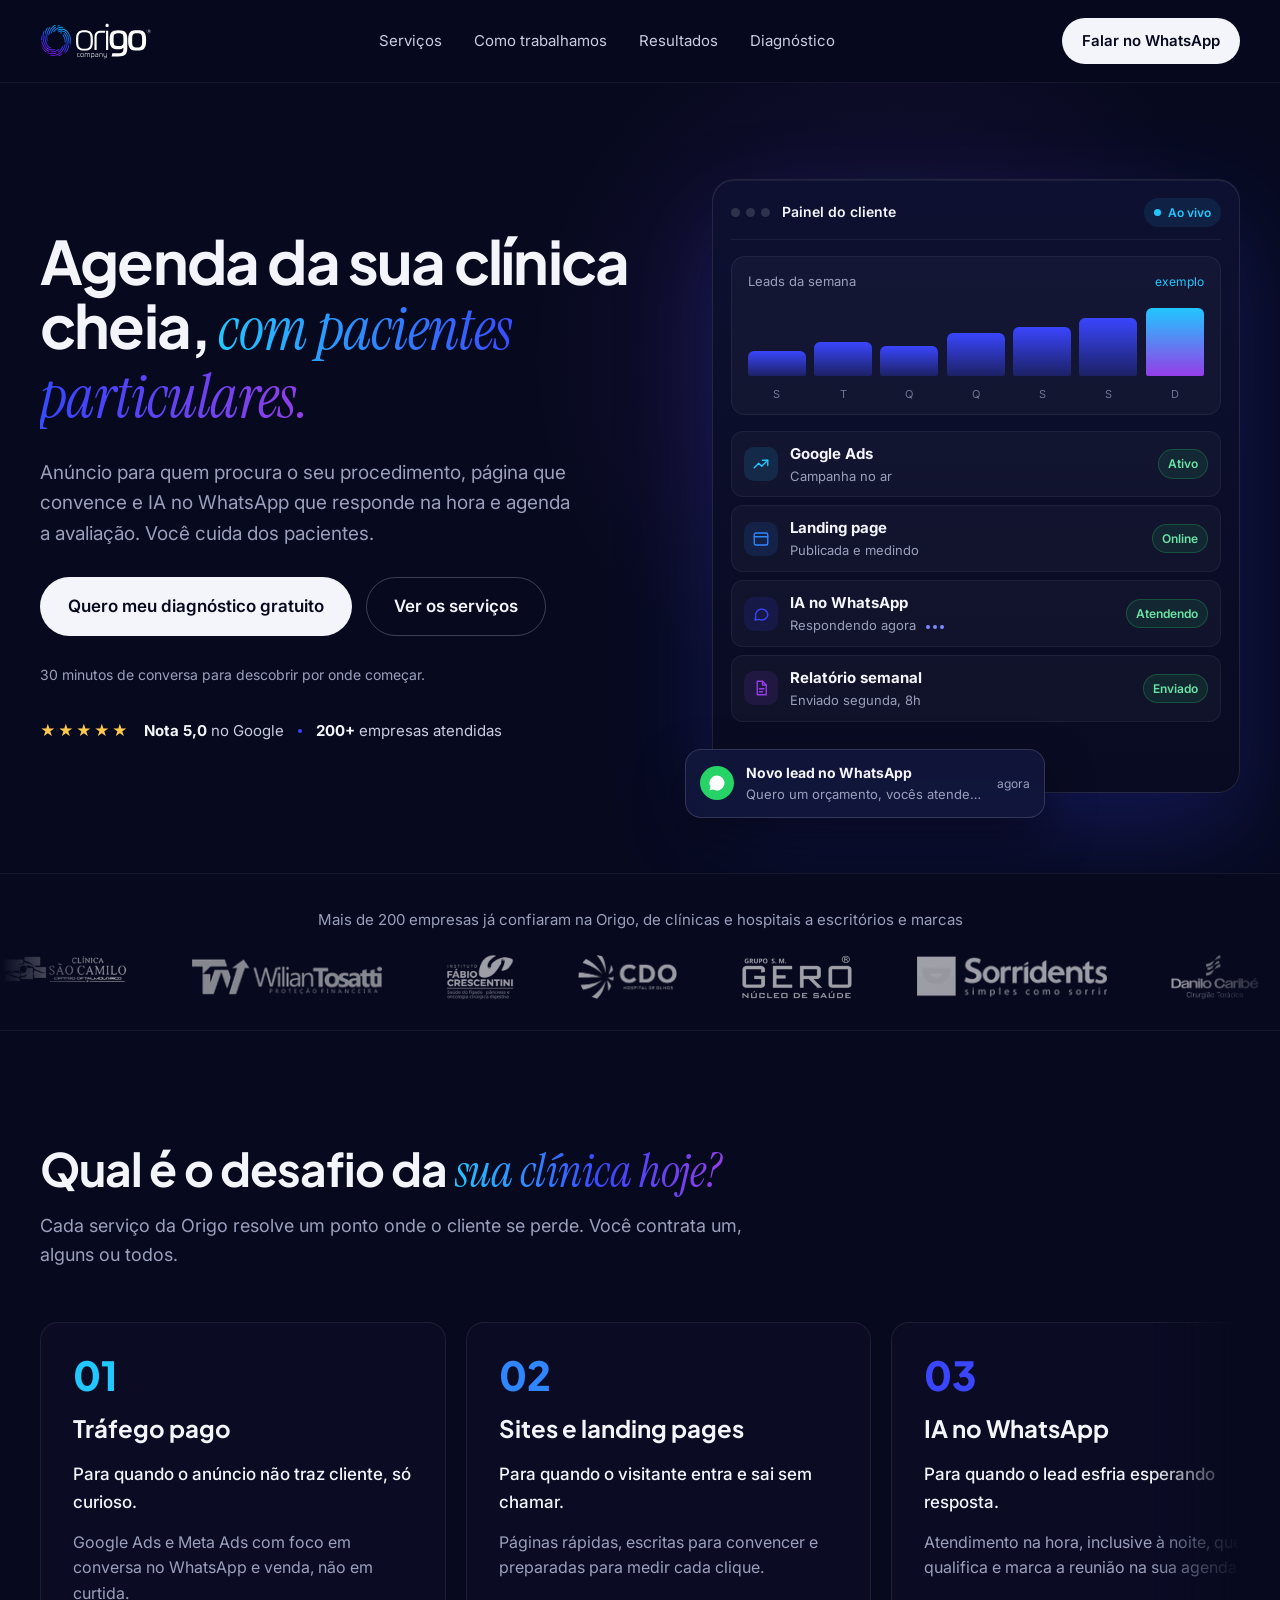
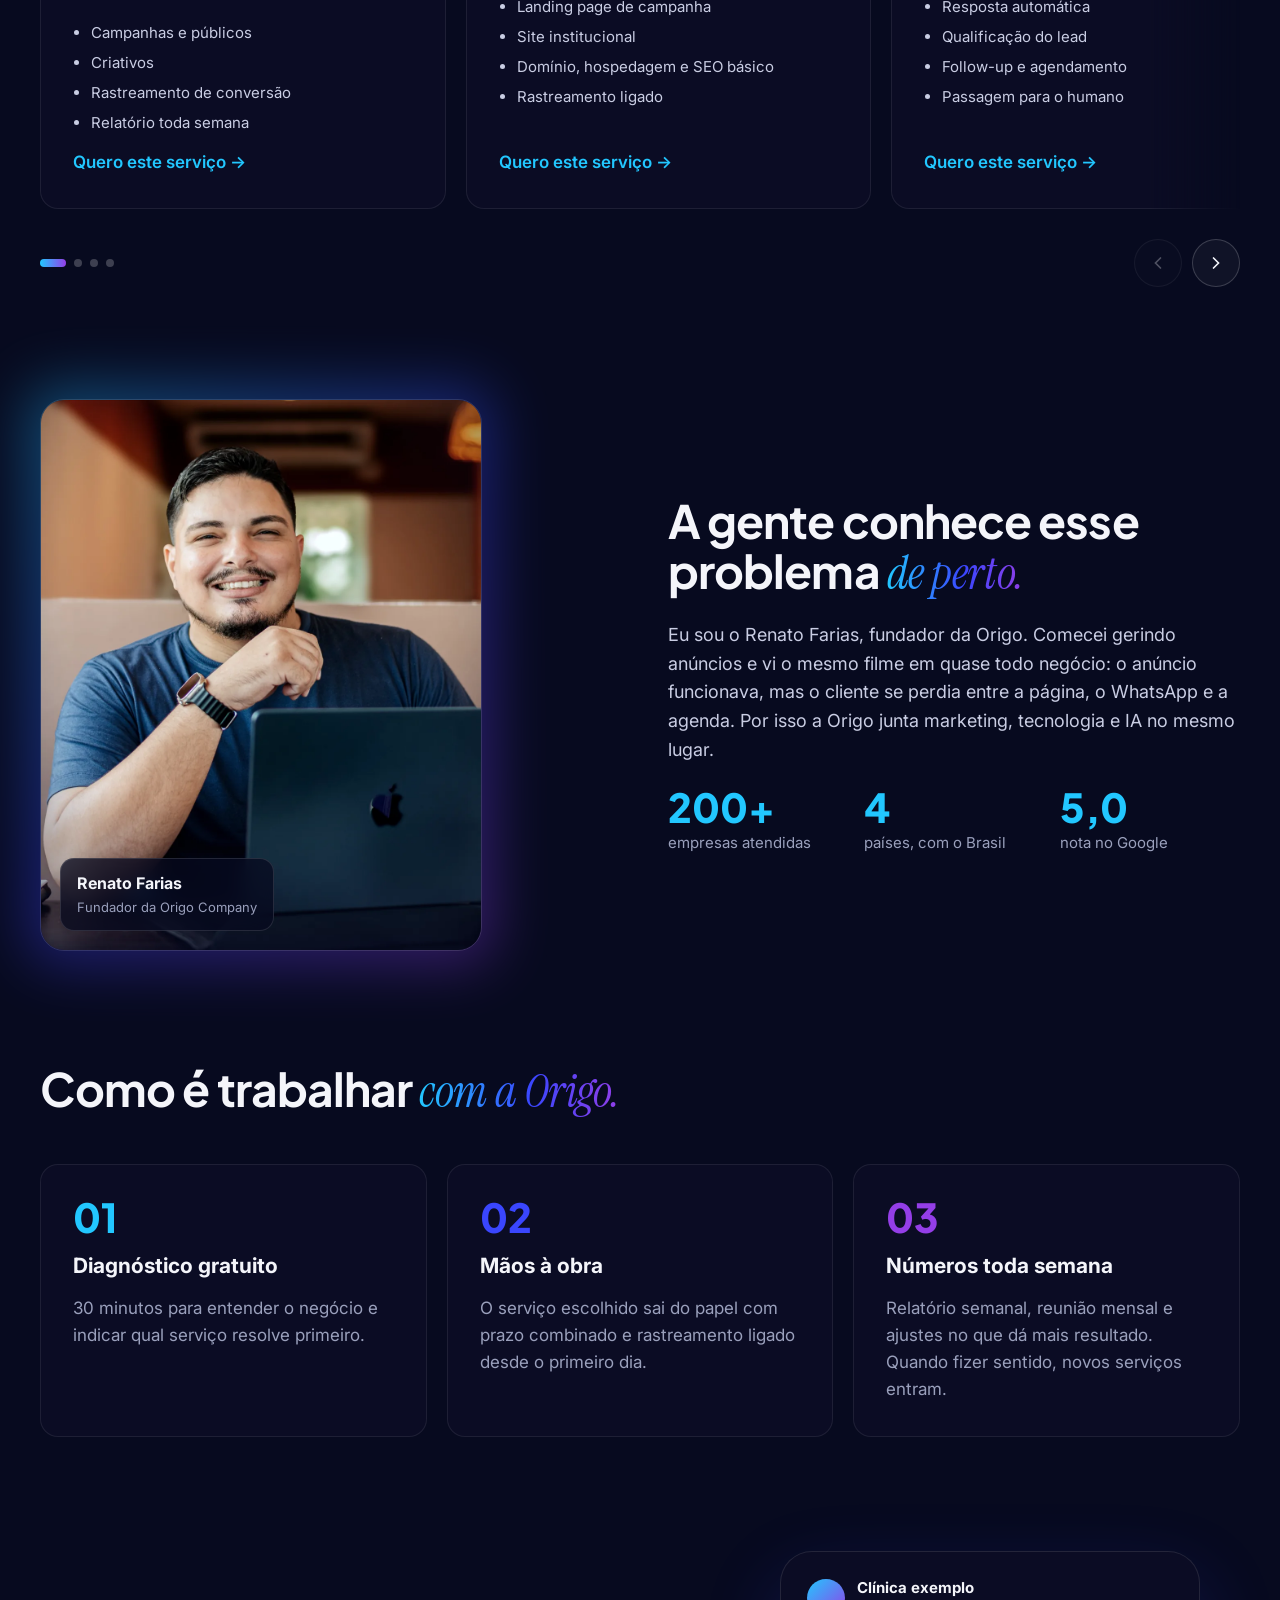
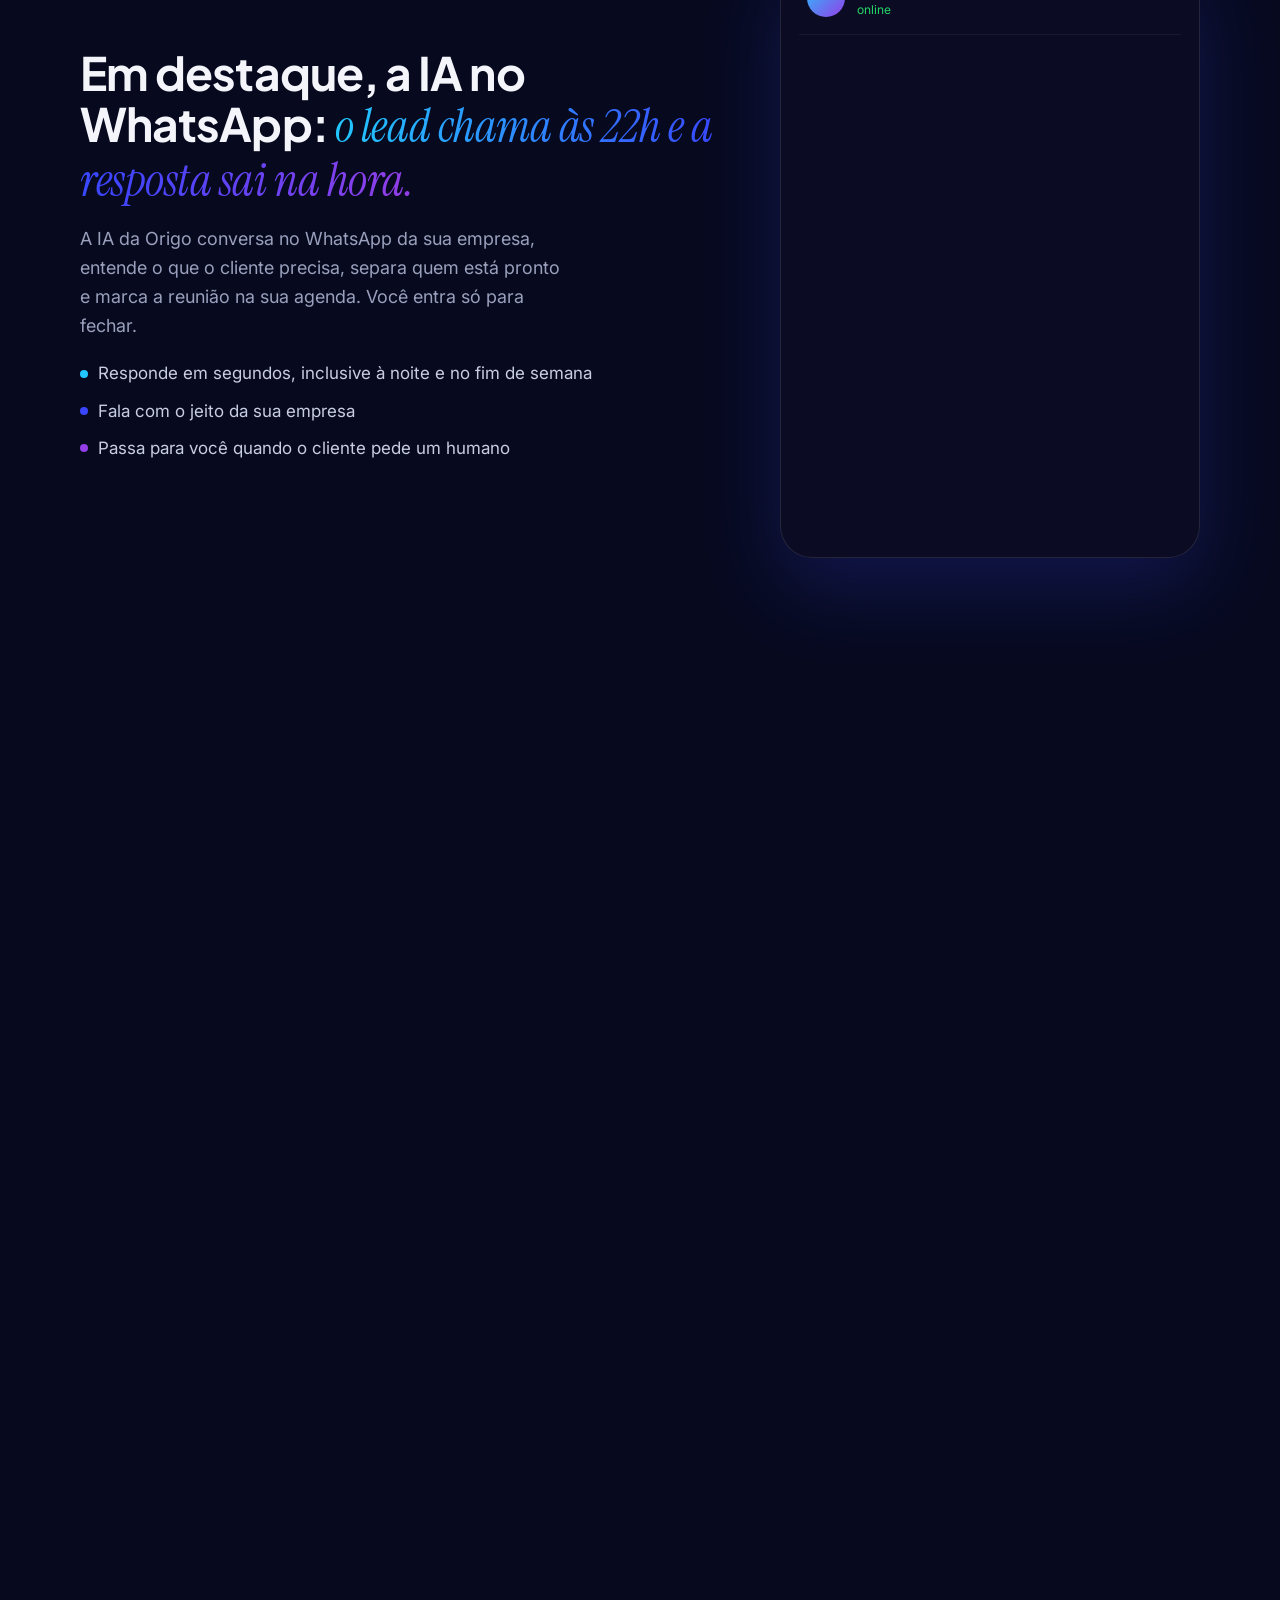
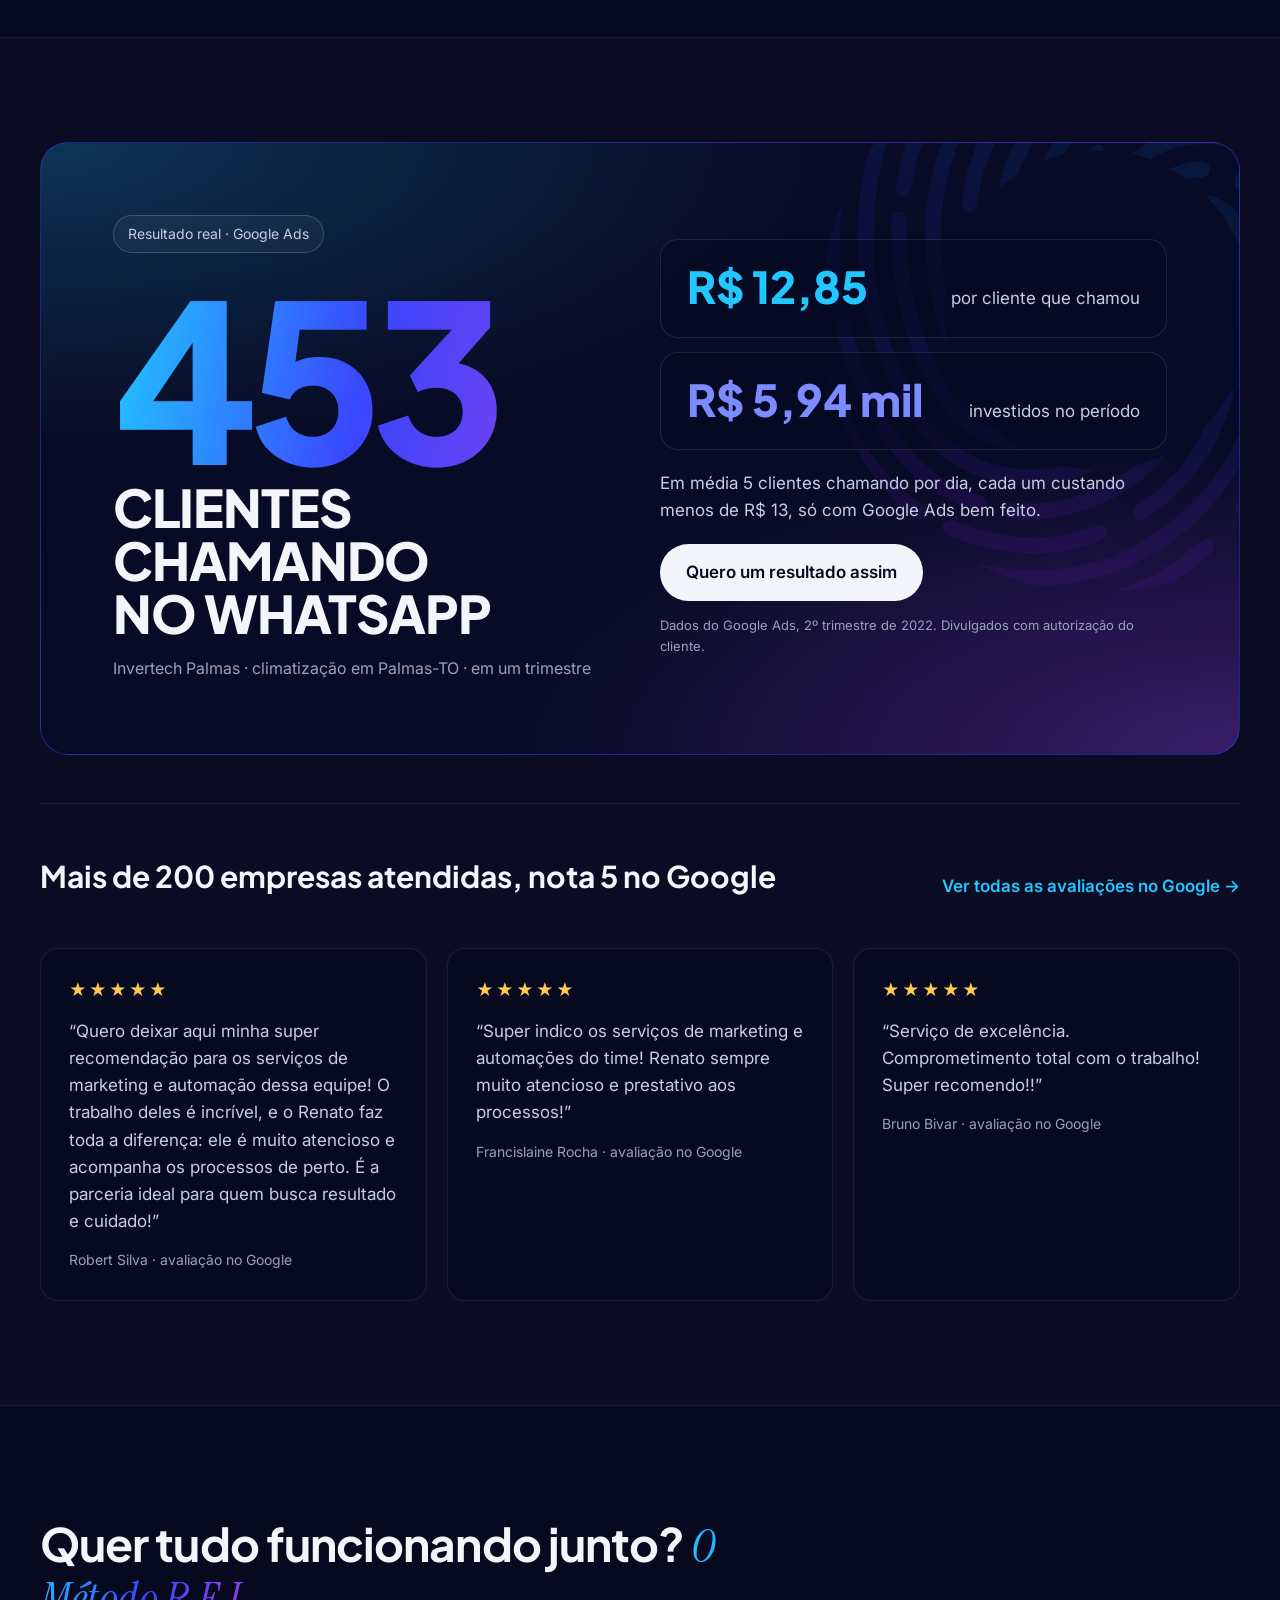
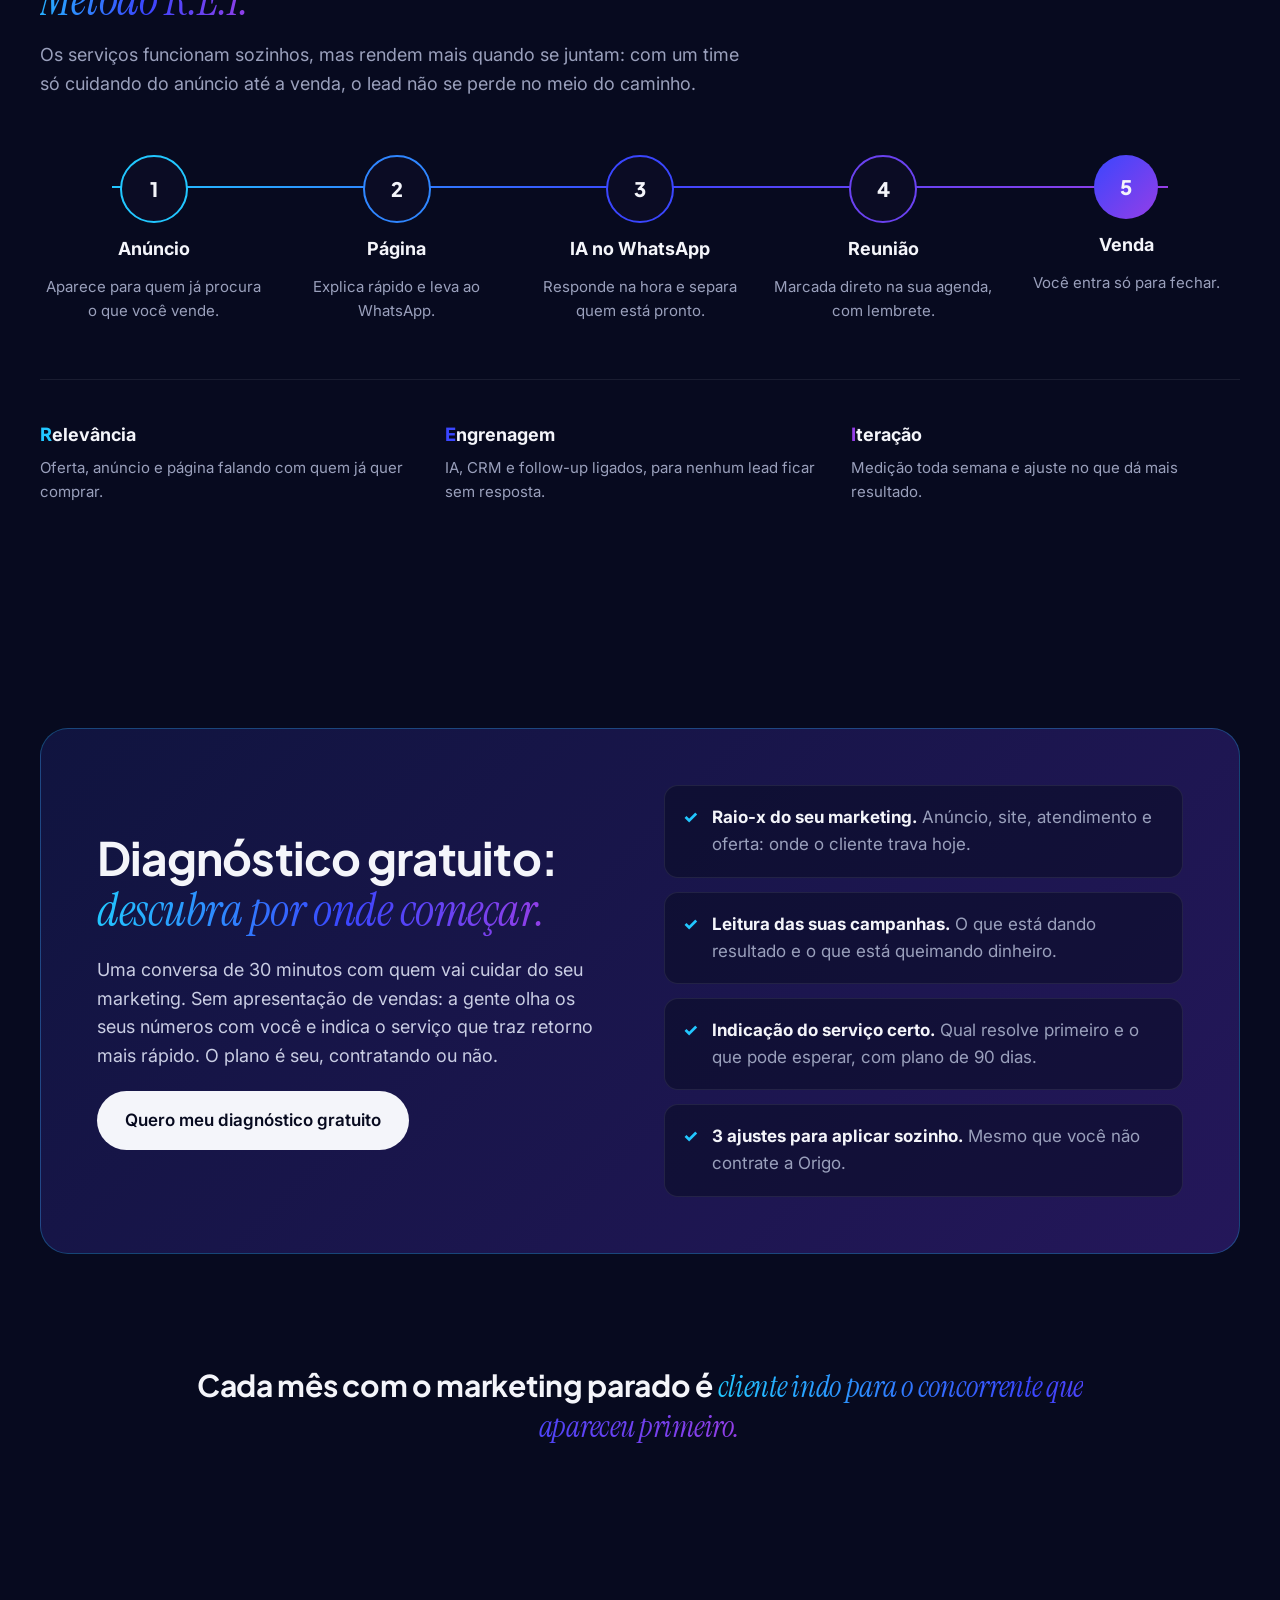
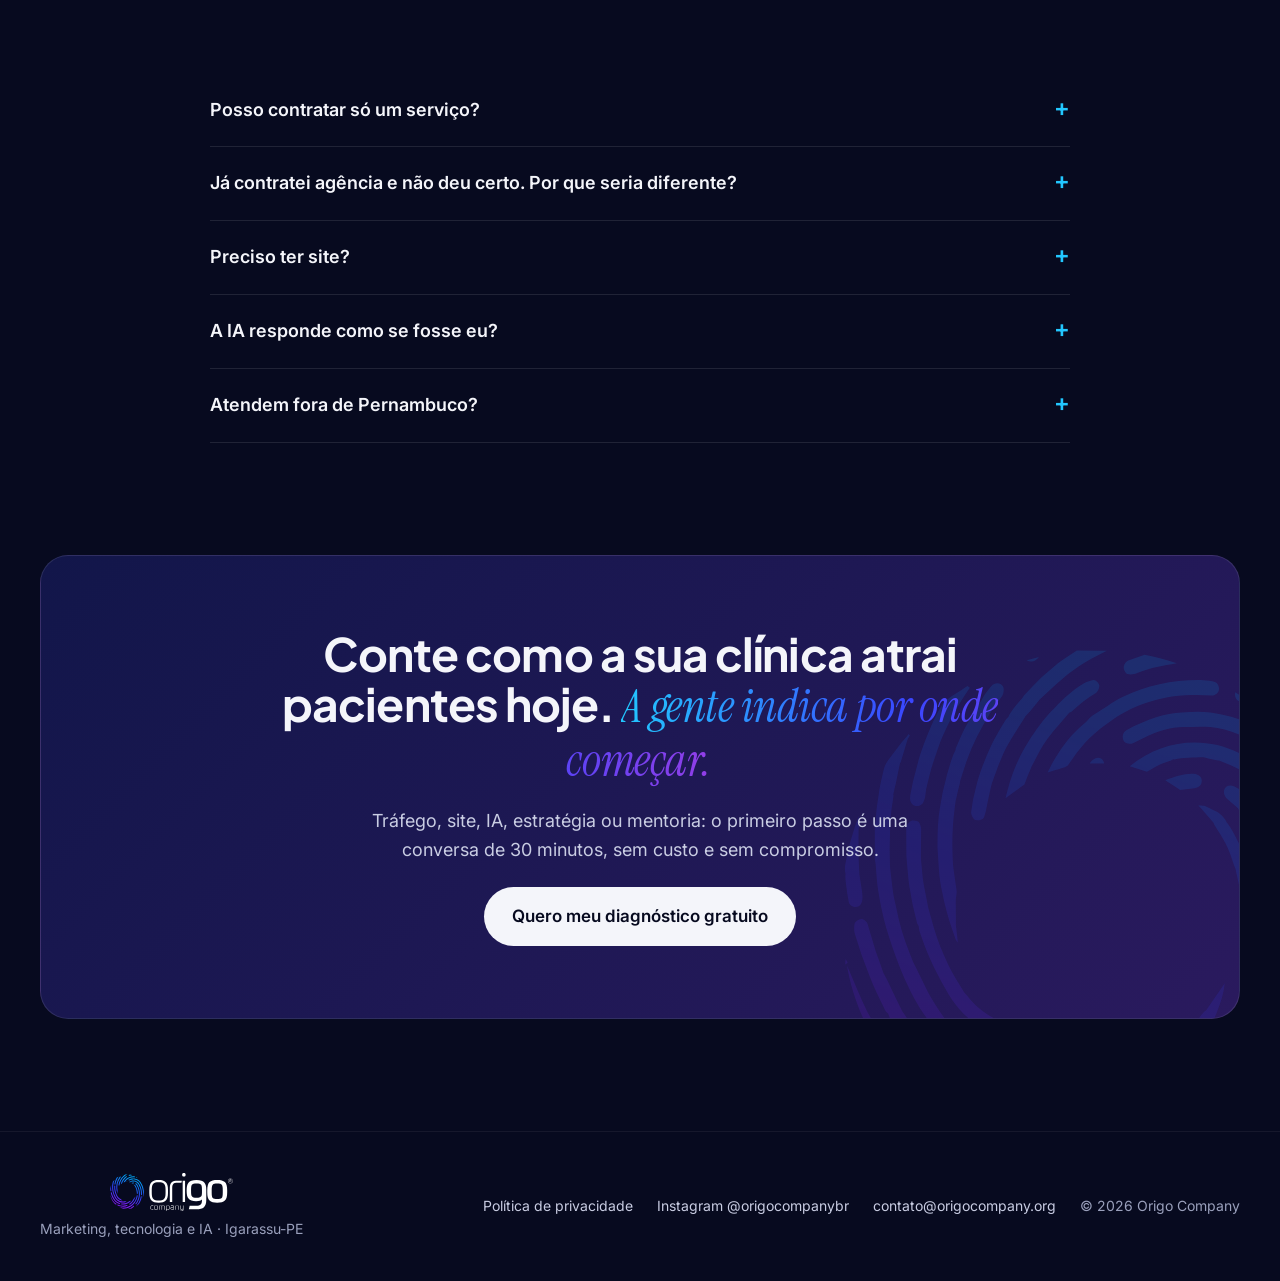
<file: estetica.html>
<!doctype html>
<html lang="pt-BR">
<head>
<meta charset="utf-8">
<meta name="viewport" content="width=device-width, initial-scale=1">
<title>Marketing para clínicas e estética · Origo Company</title>
<meta name="description" content="Agenda da sua clínica com mais pacientes particulares: tráfego pago, site e IA no WhatsApp que responde e agenda. Diagnóstico gratuito.">
<meta name="theme-color" content="#070A1F">
<meta property="og:type" content="website">
<meta property="og:locale" content="pt_BR">
<meta property="og:title" content="Marketing para clínicas e estética · Origo Company">
<meta property="og:description" content="Agenda da sua clínica com mais pacientes particulares: tráfego pago, site e IA no WhatsApp que responde e agenda. Diagnóstico gratuito.">
<meta property="og:image" content="https://www.origocompany.org/origo/assets/og-origo.jpg">
<link rel="canonical" href="https://www.origocompany.org/estetica">
<meta property="og:url" content="https://www.origocompany.org/estetica">
<meta name="twitter:card" content="summary_large_image">
<link rel="icon" href="/origo/assets/simbolo-origo.svg" type="image/svg+xml">
<link rel="preconnect" href="https://fonts.googleapis.com">
<link rel="preconnect" href="https://fonts.gstatic.com" crossorigin>
<link href="https://fonts.googleapis.com/css2?family=Instrument+Serif:ital@1&family=Inter:wght@400;500;600&family=Plus+Jakarta+Sans:ital,wght@0,600;0,700;0,800;1,700&display=swap" rel="stylesheet">
<link rel="stylesheet" href="/origo/site.css">
<script>document.documentElement.classList.add('js')</script>
<script type="application/ld+json">{"@context":"https://schema.org","@type":"ProfessionalService","name":"Origo Company","description":"Agência de marketing, tecnologia e IA: tráfego pago, sites, IA no WhatsApp, estratégia e mentoria.","areaServed":"BR","address":{"@type":"PostalAddress","addressLocality":"Igarassu","addressRegion":"PE","addressCountry":"BR"},"telephone":"+55 81 98564-7633","sameAs":["https://instagram.com/origocompanybr"]}</script>
</head>
<body>
<div style="background: #070A1F; color: #F4F5FA; font-family: Inter, system-ui, sans-serif; font-size: 17px; line-height: 1.6; min-height: 100vh">

<header style="position: sticky; top: 0; z-index: 10; background: rgba(7,10,31,0.82); backdrop-filter: blur(12px); border-bottom: 1px solid rgba(255,255,255,0.06)">
<div class="sec" style="max-width: 1200px; margin: 0 auto; padding: 18px 40px; display: flex; align-items: center; justify-content: space-between; gap: 24px">
<a href="#inicio" aria-label="Origo Company, início" style="display: flex; align-items: center"><img src="/origo/assets/logo-origo.svg" alt="Origo Company" width="112" height="36" style="height: 36px; width: auto; display: block"></a>
<nav class="nav-links" aria-label="Seções" style="display: flex; gap: 32px; font-size: 15px">
<a href="#servicos" style="color: #C9CDE3; text-decoration: none">Serviços</a>
<a href="#plano" style="color: #C9CDE3; text-decoration: none">Como trabalhamos</a>
<a href="#resultados" style="color: #C9CDE3; text-decoration: none">Resultados</a>
<a href="#diagnostico" style="color: #C9CDE3; text-decoration: none">Diagnóstico</a>
</nav>
<a class="btn" href="https://wa.me/5581985647633?text=Ol%C3%A1%2C%20vim%20pelo%20site%20(cabe%C3%A7alho)%20%28cl%C3%ADnica%29" style="background: #F4F5FA; color: #070A1F; text-decoration: none; font-weight: 600; font-size: 15px; padding: 11px 20px; border-radius: 999px; white-space: nowrap">Falar no WhatsApp</a>
</div>
</header>

<div class="luz-area" style="position: relative; overflow: hidden">
<div class="luz" aria-hidden="true"></div>
<section id="inicio" class="sec" style="position: relative; max-width: 1200px; margin: 0 auto; padding: 96px 40px 80px">
<div class="hero-grid" style="display: grid; grid-template-columns: minmax(0, 1.15fr) minmax(0, 1fr); gap: 64px; align-items: center">
<div style="display: flex; flex-direction: column; gap: 28px">
<h1 class="h1" style="margin: 0; font-family: 'Plus Jakarta Sans', sans-serif; font-weight: 700; font-size: 60px; line-height: 1.06; letter-spacing: -0.03em">Agenda da sua clínica cheia, <span class="grad">com pacientes particulares.</span></h1>
<p style="margin: 0; font-size: 19px; color: #9AA0BC; max-width: 540px">Anúncio para quem procura o seu procedimento, página que convence e IA no WhatsApp que responde na hora e agenda a avaliação. Você cuida dos pacientes.</p>
<div style="display: flex; flex-wrap: wrap; gap: 14px">
<a class="btn" href="https://wa.me/5581985647633?text=Ol%C3%A1%2C%20quero%20um%20diagn%C3%B3stico%20(site%2C%20abertura)%20%28cl%C3%ADnica%29" style="background: #F4F5FA; color: #070A1F; text-decoration: none; font-weight: 600; padding: 16px 28px; border-radius: 999px; min-height: 44px; box-sizing: border-box">Quero meu diagnóstico gratuito</a>
<a class="btn" href="#servicos" style="color: #F4F5FA; text-decoration: none; font-weight: 600; padding: 15px 27px; border-radius: 999px; border: 1px solid rgba(255,255,255,0.22); min-height: 44px; box-sizing: border-box">Ver os serviços</a>
</div>
<span style="font-size: 14px; color: #9AA0BC">30 minutos de conversa para descobrir por onde começar.</span>
<a href="#resultados" class="prova-topo" style="display: flex; flex-wrap: wrap; align-items: center; gap: 10px 14px; text-decoration: none; color: #C9CDE3; font-size: 15px; margin-top: 4px"><span aria-label="5 estrelas" role="img" style="color: #FFC94D; letter-spacing: 2px">★★★★★</span><span><strong style="color: #F4F5FA">Nota 5,0</strong> no Google</span><span aria-hidden="true" style="width: 4px; height: 4px; border-radius: 50%; background: #3A46FE"></span><span><strong style="color: #F4F5FA">200+</strong> empresas atendidas</span></a>
</div>

<div class="pn" role="img" aria-label="Exemplo do painel que o cliente da Origo acompanha: campanha no ar, página publicada, IA respondendo no WhatsApp e relatório da semana">
<div class="pn-topo"><span class="pn-dots" aria-hidden="true"><i></i><i></i><i></i></span><span style="font-weight: 600; font-size: 14px">Painel do cliente</span><span class="pn-vivo"><i aria-hidden="true"></i>Ao vivo</span></div>
<div class="pn-grafico"><div style="display: flex; justify-content: space-between; align-items: baseline"><span style="font-size: 13px; color: #9AA0BC">Leads da semana</span><span style="font-size: 12px; color: #22C7FF">exemplo</span></div>
<div class="pn-barras" aria-hidden="true"><i style="--h: 34%"></i><i style="--h: 46%"></i><i style="--h: 40%"></i><i style="--h: 58%"></i><i style="--h: 66%"></i><i style="--h: 79%"></i><i style="--h: 92%"></i></div>
<div class="pn-dias" aria-hidden="true"><span>S</span><span>T</span><span>Q</span><span>Q</span><span>S</span><span>S</span><span>D</span></div></div>
<div style="display: flex; flex-direction: column; gap: 8px">
<div class="pn-linha"><span class="pn-ic" style="color: #22C7FF; background: #22C7FF1f"><svg width="18" height="18" viewBox="0 0 24 24" fill="none" stroke="currentColor" stroke-width="1.8" stroke-linecap="round" stroke-linejoin="round" aria-hidden="true"><path d="M3 17l6-6 4 4 8-8"/><path d="M14 7h7v7"/></svg></span><span style="display: flex; flex-direction: column; flex-grow: 1; min-width: 0"><strong style="font-size: 15px">Google Ads</strong><span style="font-size: 13px; color: #9AA0BC">Campanha no ar</span></span><span class="pn-chip">Ativo</span></div>
<div class="pn-linha"><span class="pn-ic" style="color: #2F86FF; background: #2F86FF1f"><svg width="18" height="18" viewBox="0 0 24 24" fill="none" stroke="currentColor" stroke-width="1.8" stroke-linecap="round" stroke-linejoin="round" aria-hidden="true"><rect x="3" y="4" width="18" height="16" rx="2"/><path d="M3 9h18"/></svg></span><span style="display: flex; flex-direction: column; flex-grow: 1; min-width: 0"><strong style="font-size: 15px">Landing page</strong><span style="font-size: 13px; color: #9AA0BC">Publicada e medindo</span></span><span class="pn-chip">Online</span></div>
<div class="pn-linha"><span class="pn-ic" style="color: #3A46FE; background: #3A46FE1f"><svg width="18" height="18" viewBox="0 0 24 24" fill="none" stroke="currentColor" stroke-width="1.8" stroke-linecap="round" stroke-linejoin="round" aria-hidden="true"><path d="M21 12a8 8 0 0 1-11.6 7.1L4 20l1-4.6A8 8 0 1 1 21 12Z"/></svg></span><span style="display: flex; flex-direction: column; flex-grow: 1; min-width: 0"><strong style="font-size: 15px">IA no WhatsApp</strong><span style="font-size: 13px; color: #9AA0BC">Respondendo agora <span class="pn-digitando" aria-hidden="true"><i></i><i></i><i></i></span></span></span><span class="pn-chip">Atendendo</span></div>
<div class="pn-linha"><span class="pn-ic" style="color: #943EE7; background: #943EE71f"><svg width="18" height="18" viewBox="0 0 24 24" fill="none" stroke="currentColor" stroke-width="1.8" stroke-linecap="round" stroke-linejoin="round" aria-hidden="true"><path d="M7 3h7l5 5v13H7z"/><path d="M14 3v5h5"/><path d="M10 13h6M10 17h4"/></svg></span><span style="display: flex; flex-direction: column; flex-grow: 1; min-width: 0"><strong style="font-size: 15px">Relatório semanal</strong><span style="font-size: 13px; color: #9AA0BC">Enviado segunda, 8h</span></span><span class="pn-chip">Enviado</span></div>
</div>
<div class="pn-toast" aria-hidden="true"><span class="pn-wa"><svg width="18" height="18" viewBox="0 0 24 24" fill="#fff"><path d="M12 2a10 10 0 0 0-8.6 15.1L2 22l5-1.3A10 10 0 1 0 12 2Z"/></svg></span><span style="display: flex; flex-direction: column; min-width: 0"><strong style="font-size: 14px">Novo lead no WhatsApp</strong><span style="font-size: 13px; color: #9AA0BC; white-space: nowrap; overflow: hidden; text-overflow: ellipsis">Quero um orçamento, vocês atendem hoje?</span></span><span style="font-size: 12px; color: #9AA0BC; margin-left: auto">agora</span></div>
</div>
</div>
</section>

</div>

<section class="faixa" aria-label="Clientes que confiam na Origo" style="border-top: 1px solid rgba(255,255,255,0.06); border-bottom: 1px solid rgba(255,255,255,0.06); padding: 34px 0 30px; display: flex; flex-direction: column; gap: 22px; overflow: hidden">
<p style="margin: 0; text-align: center; color: #9AA0BC; font-size: 15px">Mais de 200 empresas já confiaram na Origo, de clínicas e hospitais a escritórios e marcas</p>
<div style="overflow: hidden; -webkit-mask-image: linear-gradient(90deg, transparent, #000 8%, #000 92%, transparent); mask-image: linear-gradient(90deg, transparent, #000 8%, #000 92%, transparent)">
<div class="trilha cli-trilha">
<img src="/origo/assets/clientes/clinica-sao-camilo.webp" alt="Clínica São Camilo" width="187" height="67" loading="lazy" decoding="async" class="cli-logo">
<img src="/origo/assets/clientes/wilian-tosatti.webp" alt="Wilian Tosatti Proteção Financeira" width="200" height="42" loading="lazy" decoding="async" class="cli-logo">
<img src="/origo/assets/clientes/instituto-fabio-crescentini.webp" alt="Instituto Fábio Crescentini" width="176" height="119" loading="lazy" decoding="async" class="cli-logo">
<img src="/origo/assets/clientes/cdo-hospital-de-olhos.webp" alt="CDO Hospital de Olhos" width="200" height="93" loading="lazy" decoding="async" class="cli-logo">
<img src="/origo/assets/clientes/gero-nucleo-de-saude.webp" alt="Gero Núcleo de Saúde" width="194" height="80" loading="lazy" decoding="async" class="cli-logo">
<img src="/origo/assets/clientes/sorridents.webp" alt="Sorridents" width="200" height="47" loading="lazy" decoding="async" class="cli-logo">
<img src="/origo/assets/clientes/danilo-caribe.webp" alt="Danilo Caribé Cirurgião Torácico" width="199" height="104" loading="lazy" decoding="async" class="cli-logo">
<img src="/origo/assets/clientes/lyrics-cosmetics.webp" alt="Lyrics Cosmetics" width="199" height="96" loading="lazy" decoding="async" class="cli-logo">
<img src="/origo/assets/clientes/cardiovida.webp" alt="Cardiovida" width="179" height="120" loading="lazy" decoding="async" class="cli-logo">
<img src="/origo/assets/clientes/mentara.webp" alt="Mentara" width="200" height="43" loading="lazy" decoding="async" class="cli-logo">
<img src="/origo/assets/clientes/dr-italo-goncalves.webp" alt="Dr. Italo Gonçalves" width="192" height="64" loading="lazy" decoding="async" class="cli-logo">
<img src="/origo/assets/clientes/dra-nathalia-vieira.webp" alt="Dra. Nathália L. P. Vieira" width="157" height="118" loading="lazy" decoding="async" class="cli-logo">
<img src="/origo/assets/clientes/agami-odonto.webp" alt="Agami Odonto" width="192" height="71" loading="lazy" decoding="async" class="cli-logo">
<img src="/origo/assets/clientes/pedro-nobre-advocacia.webp" alt="Pedro Nobre Advocacia" width="182" height="86" loading="lazy" decoding="async" class="cli-logo">
<img src="/origo/assets/clientes/credita-cge.webp" alt="Credita CGE" width="197" height="52" loading="lazy" decoding="async" class="cli-logo">
<img src="/origo/assets/clientes/traduzzo.webp" alt="Traduzzo" width="196" height="78" loading="lazy" decoding="async" class="cli-logo">
<img src="/origo/assets/clientes/clinica-sao-camilo.webp" alt="" width="187" height="67" loading="lazy" decoding="async" class="cli-logo">
<img src="/origo/assets/clientes/wilian-tosatti.webp" alt="" width="200" height="42" loading="lazy" decoding="async" class="cli-logo">
<img src="/origo/assets/clientes/instituto-fabio-crescentini.webp" alt="" width="176" height="119" loading="lazy" decoding="async" class="cli-logo">
<img src="/origo/assets/clientes/cdo-hospital-de-olhos.webp" alt="" width="200" height="93" loading="lazy" decoding="async" class="cli-logo">
<img src="/origo/assets/clientes/gero-nucleo-de-saude.webp" alt="" width="194" height="80" loading="lazy" decoding="async" class="cli-logo">
<img src="/origo/assets/clientes/sorridents.webp" alt="" width="200" height="47" loading="lazy" decoding="async" class="cli-logo">
<img src="/origo/assets/clientes/danilo-caribe.webp" alt="" width="199" height="104" loading="lazy" decoding="async" class="cli-logo">
<img src="/origo/assets/clientes/lyrics-cosmetics.webp" alt="" width="199" height="96" loading="lazy" decoding="async" class="cli-logo">
<img src="/origo/assets/clientes/cardiovida.webp" alt="" width="179" height="120" loading="lazy" decoding="async" class="cli-logo">
<img src="/origo/assets/clientes/mentara.webp" alt="" width="200" height="43" loading="lazy" decoding="async" class="cli-logo">
<img src="/origo/assets/clientes/dr-italo-goncalves.webp" alt="" width="192" height="64" loading="lazy" decoding="async" class="cli-logo">
<img src="/origo/assets/clientes/dra-nathalia-vieira.webp" alt="" width="157" height="118" loading="lazy" decoding="async" class="cli-logo">
<img src="/origo/assets/clientes/agami-odonto.webp" alt="" width="192" height="71" loading="lazy" decoding="async" class="cli-logo">
<img src="/origo/assets/clientes/pedro-nobre-advocacia.webp" alt="" width="182" height="86" loading="lazy" decoding="async" class="cli-logo">
<img src="/origo/assets/clientes/credita-cge.webp" alt="" width="197" height="52" loading="lazy" decoding="async" class="cli-logo">
<img src="/origo/assets/clientes/traduzzo.webp" alt="" width="196" height="78" loading="lazy" decoding="async" class="cli-logo">
</div>
</div>
</section>

<section id="servicos" class="sec" style="max-width: 1200px; margin: 0 auto; padding: 112px 40px 0; display: flex; flex-direction: column; gap: 48px">
<div style="display: flex; flex-direction: column; gap: 16px; max-width: 760px">
<h2 class="h2 rv" style="margin: 0; font-family: 'Plus Jakarta Sans', sans-serif; font-weight: 700; font-size: 46px; line-height: 1.1; letter-spacing: -0.02em">Qual é o desafio da <span class="grad">sua clínica hoje?</span></h2>
<p style="margin: 0; color: #9AA0BC; font-size: 18px">Cada serviço da Origo resolve um ponto onde o cliente se perde. Você contrata um, alguns ou todos.</p>
</div>
<div class="car" data-car>
<div class="car-trilho" tabindex="0" aria-label="Serviços da Origo, deslize para ver todos">
<div class="card car-item" style="background: #0B0C24; border: 1px solid rgba(255,255,255,0.08); border-radius: 18px; padding: 32px; display: flex; flex-direction: column; gap: 14px">
<span style="font-family: 'Plus Jakarta Sans', sans-serif; font-weight: 800; font-size: 40px; color: #22C7FF; line-height: 1">01</span>
<h3 style="margin: 0; font-family: 'Plus Jakarta Sans', sans-serif; font-size: 24px; font-weight: 700">Tráfego pago</h3>
<p style="margin: 0; color: #F4F5FA; font-weight: 500">Para quando o anúncio não traz cliente, só curioso.</p>
<p style="margin: 0; color: #9AA0BC; font-size: 16px">Google Ads e Meta Ads com foco em conversa no WhatsApp e venda, não em curtida.</p>
<ul style="margin: 0; padding-left: 18px; color: #C9CDE3; font-size: 15px; display: flex; flex-direction: column; gap: 6px; flex-grow: 1"><li>Campanhas e públicos</li><li>Criativos</li><li>Rastreamento de conversão</li><li>Relatório toda semana</li></ul>
<a href="https://wa.me/5581985647633?text=Ol%C3%A1%2C%20quero%20saber%20de%20Tr%C3%A1fego%20pago%20(site)%20%28cl%C3%ADnica%29" style="font-weight: 600; text-decoration: none">Quero este serviço →</a>
</div>
<div class="card car-item" style="background: #0B0C24; border: 1px solid rgba(255,255,255,0.08); border-radius: 18px; padding: 32px; display: flex; flex-direction: column; gap: 14px">
<span style="font-family: 'Plus Jakarta Sans', sans-serif; font-weight: 800; font-size: 40px; color: #2F86FF; line-height: 1">02</span>
<h3 style="margin: 0; font-family: 'Plus Jakarta Sans', sans-serif; font-size: 24px; font-weight: 700">Sites e landing pages</h3>
<p style="margin: 0; color: #F4F5FA; font-weight: 500">Para quando o visitante entra e sai sem chamar.</p>
<p style="margin: 0; color: #9AA0BC; font-size: 16px">Páginas rápidas, escritas para convencer e preparadas para medir cada clique.</p>
<ul style="margin: 0; padding-left: 18px; color: #C9CDE3; font-size: 15px; display: flex; flex-direction: column; gap: 6px; flex-grow: 1"><li>Landing page de campanha</li><li>Site institucional</li><li>Domínio, hospedagem e SEO básico</li><li>Rastreamento ligado</li></ul>
<a href="https://wa.me/5581985647633?text=Ol%C3%A1%2C%20quero%20saber%20de%20Sites%20e%20landing%20pages%20(site)%20%28cl%C3%ADnica%29" style="font-weight: 600; text-decoration: none">Quero este serviço →</a>
</div>
<div class="card car-item" style="background: #0B0C24; border: 1px solid rgba(255,255,255,0.08); border-radius: 18px; padding: 32px; display: flex; flex-direction: column; gap: 14px">
<span style="font-family: 'Plus Jakarta Sans', sans-serif; font-weight: 800; font-size: 40px; color: #3A46FE; line-height: 1">03</span>
<h3 style="margin: 0; font-family: 'Plus Jakarta Sans', sans-serif; font-size: 24px; font-weight: 700">IA no WhatsApp</h3>
<p style="margin: 0; color: #F4F5FA; font-weight: 500">Para quando o lead esfria esperando resposta.</p>
<p style="margin: 0; color: #9AA0BC; font-size: 16px">Atendimento na hora, inclusive à noite, que qualifica e marca a reunião na sua agenda.</p>
<ul style="margin: 0; padding-left: 18px; color: #C9CDE3; font-size: 15px; display: flex; flex-direction: column; gap: 6px; flex-grow: 1"><li>Resposta automática</li><li>Qualificação do lead</li><li>Follow-up e agendamento</li><li>Passagem para o humano</li></ul>
<a href="https://wa.me/5581985647633?text=Ol%C3%A1%2C%20quero%20saber%20de%20IA%20no%20WhatsApp%20(site)%20%28cl%C3%ADnica%29" style="font-weight: 600; text-decoration: none">Quero este serviço →</a>
</div>
<div class="card car-item" style="background: #0B0C24; border: 1px solid rgba(255,255,255,0.08); border-radius: 18px; padding: 32px; display: flex; flex-direction: column; gap: 14px">
<span style="font-family: 'Plus Jakarta Sans', sans-serif; font-weight: 800; font-size: 40px; color: #6A42F0; line-height: 1">04</span>
<h3 style="margin: 0; font-family: 'Plus Jakarta Sans', sans-serif; font-size: 24px; font-weight: 700">Estratégia digital</h3>
<p style="margin: 0; color: #F4F5FA; font-weight: 500">Para quando você parece igual a todo mundo.</p>
<p style="margin: 0; color: #9AA0BC; font-size: 16px">Posicionamento e oferta que fazem o cliente escolher você, não o mais barato.</p>
<ul style="margin: 0; padding-left: 18px; color: #C9CDE3; font-size: 15px; display: flex; flex-direction: column; gap: 6px; flex-grow: 1"><li>Diagnóstico do negócio</li><li>Posicionamento e oferta</li><li>Funil de vendas</li><li>Metas por mês</li></ul>
<a href="https://wa.me/5581985647633?text=Ol%C3%A1%2C%20quero%20saber%20de%20Estrat%C3%A9gia%20digital%20(site)%20%28cl%C3%ADnica%29" style="font-weight: 600; text-decoration: none">Quero este serviço →</a>
</div>
<div class="card car-item" style="background: #0B0C24; border: 1px solid rgba(255,255,255,0.08); border-radius: 18px; padding: 32px; display: flex; flex-direction: column; gap: 14px">
<span style="font-family: 'Plus Jakarta Sans', sans-serif; font-weight: 800; font-size: 40px; color: #943EE7; line-height: 1">05</span>
<h3 style="margin: 0; font-family: 'Plus Jakarta Sans', sans-serif; font-size: 24px; font-weight: 700">Assessoria e mentoria</h3>
<p style="margin: 0; color: #F4F5FA; font-weight: 500">Para quando você quer aprender a fazer dentro de casa.</p>
<p style="margin: 0; color: #9AA0BC; font-size: 16px">Acompanhamento com método para você ou seu time rodar o próprio marketing.</p>
<ul style="margin: 0; padding-left: 18px; color: #C9CDE3; font-size: 15px; display: flex; flex-direction: column; gap: 6px; flex-grow: 1"><li>Encontros de trabalho</li><li>Plano de ação</li><li>Acompanhamento dos números</li></ul>
<a href="https://wa.me/5581985647633?text=Ol%C3%A1%2C%20quero%20saber%20de%20Assessoria%20e%20mentoria%20(site)%20%28cl%C3%ADnica%29" style="font-weight: 600; text-decoration: none">Quero este serviço →</a>
</div>
<div class="car-item" style="background: linear-gradient(135deg, rgba(34,199,255,0.12), rgba(148,62,231,0.16)); border: 1px solid rgba(34,199,255,0.3); border-radius: 18px; padding: 32px; display: flex; flex-direction: column; gap: 16px; justify-content: space-between">
<h3 style="margin: 0; font-family: 'Plus Jakarta Sans', sans-serif; font-size: 26px; font-weight: 700; line-height: 1.2">Não sabe qual serviço resolve primeiro?</h3>
<p style="margin: 0; color: #C9CDE3">No diagnóstico gratuito a gente olha o seu negócio e indica por onde começar, para o investimento voltar mais rápido.</p>
<a class="btn" href="https://wa.me/5581985647633?text=Ol%C3%A1%2C%20quero%20meu%20diagn%C3%B3stico%20gratuito%20(site%2C%20servi%C3%A7os)%20%28cl%C3%ADnica%29" style="align-self: flex-start; background: #F4F5FA; color: #070A1F; text-decoration: none; font-weight: 600; padding: 13px 22px; border-radius: 999px">Quero meu diagnóstico</a>
</div>
</div>
<div class="car-ctrl">
<div class="car-pontos" aria-hidden="true"></div>
<div style="display: flex; gap: 10px">
<button type="button" class="car-btn" data-dir="-1" aria-label="Serviço anterior"><svg width="20" height="20" viewBox="0 0 24 24" fill="none" stroke="currentColor" stroke-width="2" stroke-linecap="round" aria-hidden="true"><path d="M15 18l-6-6 6-6"/></svg></button>
<button type="button" class="car-btn" data-dir="1" aria-label="Próximo serviço"><svg width="20" height="20" viewBox="0 0 24 24" fill="none" stroke="currentColor" stroke-width="2" stroke-linecap="round" aria-hidden="true"><path d="M9 18l6-6-6-6"/></svg></button>
</div>
</div>
</div>
</section>

<section id="sobre" class="sec" style="max-width: 1200px; margin: 0 auto; padding: 112px 40px 0; display: grid; grid-template-columns: repeat(auto-fit, minmax(min(340px, 100%), 1fr)); gap: 56px; align-items: center">
<div class="rv" style="position: relative; max-width: 440px; width: 100%">
<div aria-hidden="true" style="position: absolute; inset: -14px; border-radius: 30px; background: linear-gradient(135deg, #22C7FF, #3A46FE 50%, #943EE7); opacity: 0.35; filter: blur(28px)"></div>
<picture style="display: block; position: relative"><source srcset="/origo/assets/renato-farias.webp" type="image/webp"><img src="/origo/assets/renato-farias.jpg" width="1080" height="1350" loading="lazy" decoding="async" alt="Renato Farias, fundador da Origo Company, sorrindo com o notebook" style="position: relative; display: block; width: 100%; height: auto; aspect-ratio: 4 / 5; object-fit: cover; border-radius: 24px; border: 1px solid rgba(255,255,255,0.12)"></picture>
<div style="position: absolute; left: 20px; bottom: 20px; background: rgba(7,10,31,0.75); backdrop-filter: blur(10px); border: 1px solid rgba(255,255,255,0.12); border-radius: 14px; padding: 12px 16px; display: flex; flex-direction: column"><strong style="font-size: 16px">Renato Farias</strong><span style="color: #9AA0BC; font-size: 13px">Fundador da Origo Company</span></div>
</div>
<div style="display: flex; flex-direction: column; gap: 22px">
<h2 class="h2 rv" style="margin: 0; font-family: 'Plus Jakarta Sans', sans-serif; font-weight: 700; font-size: 46px; line-height: 1.1; letter-spacing: -0.02em">A gente conhece esse problema <span class="grad">de perto.</span></h2>
<p style="margin: 0; color: #C9CDE3; font-size: 18px">Eu sou o Renato Farias, fundador da Origo. Comecei gerindo anúncios e vi o mesmo filme em quase todo negócio: o anúncio funcionava, mas o cliente se perdia entre a página, o WhatsApp e a agenda. Por isso a Origo junta marketing, tecnologia e IA no mesmo lugar.</p>
<div style="display: grid; grid-template-columns: repeat(3, minmax(0, 1fr)); gap: 16px">
<div style="display: flex; flex-direction: column; gap: 4px"><span style="font-family: 'Plus Jakarta Sans', sans-serif; font-weight: 800; font-size: 40px; color: #22C7FF; line-height: 1"><span class="cnt" data-alvo="200">200</span>+</span><span style="color: #9AA0BC; font-size: 15px">empresas atendidas</span></div>
<div style="display: flex; flex-direction: column; gap: 4px"><span style="font-family: 'Plus Jakarta Sans', sans-serif; font-weight: 800; font-size: 40px; color: #22C7FF; line-height: 1">4</span><span style="color: #9AA0BC; font-size: 15px">países, com o Brasil</span></div>
<div style="display: flex; flex-direction: column; gap: 4px"><span style="font-family: 'Plus Jakarta Sans', sans-serif; font-weight: 800; font-size: 40px; color: #22C7FF; line-height: 1">5,0</span><span style="color: #9AA0BC; font-size: 15px">nota no Google</span></div>
</div>
</div>
</section>

<section id="plano" class="sec" style="max-width: 1200px; margin: 0 auto; padding: 112px 40px 0; display: flex; flex-direction: column; gap: 48px">
<h2 class="h2 rv" style="margin: 0; font-family: 'Plus Jakarta Sans', sans-serif; font-weight: 700; font-size: 46px; line-height: 1.1; letter-spacing: -0.02em; max-width: 760px">Como é trabalhar <span class="grad">com a Origo.</span></h2>
<ol style="margin: 0; padding: 0; list-style: none; display: grid; grid-template-columns: repeat(auto-fit, minmax(min(300px, 100%), 1fr)); gap: 20px">
<li class="card rv" style="background: #0B0C24; border: 1px solid rgba(255,255,255,0.08); border-radius: 18px; padding: 32px; display: flex; flex-direction: column; gap: 12px"><span style="font-family: 'Plus Jakarta Sans', sans-serif; font-weight: 800; font-size: 40px; color: #22C7FF; line-height: 1">01</span><strong style="font-size: 21px">Diagnóstico gratuito</strong><span style="color: #9AA0BC">30 minutos para entender o negócio e indicar qual serviço resolve primeiro.</span></li>
<li class="card rv" style="background: #0B0C24; border: 1px solid rgba(255,255,255,0.08); border-radius: 18px; padding: 32px; display: flex; flex-direction: column; gap: 12px"><span style="font-family: 'Plus Jakarta Sans', sans-serif; font-weight: 800; font-size: 40px; color: #3A46FE; line-height: 1">02</span><strong style="font-size: 21px">Mãos à obra</strong><span style="color: #9AA0BC">O serviço escolhido sai do papel com prazo combinado e rastreamento ligado desde o primeiro dia.</span></li>
<li class="card rv" style="background: #0B0C24; border: 1px solid rgba(255,255,255,0.08); border-radius: 18px; padding: 32px; display: flex; flex-direction: column; gap: 12px"><span style="font-family: 'Plus Jakarta Sans', sans-serif; font-weight: 800; font-size: 40px; color: #943EE7; line-height: 1">03</span><strong style="font-size: 21px">Números toda semana</strong><span style="color: #9AA0BC">Relatório semanal, reunião mensal e ajustes no que dá mais resultado. Quando fizer sentido, novos serviços entram.</span></li>
</ol>
</section>

<section id="ia" aria-label="A IA atendendo no WhatsApp" class="chat-palco" style="height: 200vh; position: relative">
<div class="chat-fixo" style="position: sticky; top: 64px; min-height: calc(100vh - 64px); display: flex; align-items: center">
<div class="sec chat-grid" style="max-width: 1200px; width: 100%; margin: 0 auto; padding: 40px; box-sizing: border-box; display: grid; grid-template-columns: minmax(0, 1fr) minmax(0, 420px); gap: 64px; align-items: center">
<div style="display: flex; flex-direction: column; gap: 20px">
<h2 class="h2" style="margin: 0; font-family: 'Plus Jakarta Sans', sans-serif; font-weight: 700; font-size: 46px; line-height: 1.1; letter-spacing: -0.02em">Em destaque, a IA no WhatsApp: <span class="grad">o lead chama às 22h e a resposta sai na hora.</span></h2>
<p style="margin: 0; color: #9AA0BC; font-size: 18px; max-width: 480px">A IA da Origo conversa no WhatsApp da sua empresa, entende o que o cliente precisa, separa quem está pronto e marca a reunião na sua agenda. Você entra só para fechar.</p>
<ul style="margin: 0; padding: 0; list-style: none; display: flex; flex-direction: column; gap: 10px; color: #C9CDE3">
<li style="display: flex; gap: 10px; align-items: center"><span aria-hidden="true" style="width: 8px; height: 8px; border-radius: 50%; background: #22C7FF"></span>Responde em segundos, inclusive à noite e no fim de semana</li>
<li style="display: flex; gap: 10px; align-items: center"><span aria-hidden="true" style="width: 8px; height: 8px; border-radius: 50%; background: #3A46FE"></span>Fala com o jeito da sua empresa</li>
<li style="display: flex; gap: 10px; align-items: center"><span aria-hidden="true" style="width: 8px; height: 8px; border-radius: 50%; background: #943EE7"></span>Passa para você quando o cliente pede um humano</li>
</ul>
</div>
<div role="img" aria-label="Conversa de exemplo no WhatsApp" style="background: #0B0C24; border: 1px solid rgba(255,255,255,0.1); border-radius: 32px; padding: 18px; box-shadow: 0 30px 80px rgba(58,70,254,0.2)">
<div style="display: flex; align-items: center; gap: 12px; padding: 6px 8px 14px; border-bottom: 1px solid rgba(255,255,255,0.06)">
<span aria-hidden="true" style="width: 38px; height: 38px; border-radius: 50%; background: linear-gradient(135deg, #22C7FF, #943EE7)"></span>
<div style="display: flex; flex-direction: column"><strong style="font-size: 15px">Clínica exemplo</strong><span style="font-size: 12px; color: #25D366">online</span></div>
</div>
<div style="display: flex; flex-direction: column; gap: 10px; padding: 16px 4px 6px; font-size: 15px; line-height: 1.45">
<div class="m m1" style="align-self: flex-start; max-width: 82%; background: rgba(255,255,255,0.06); padding: 10px 14px; border-radius: 16px 16px 16px 4px">Oi, vi o anúncio. Vocês fazem clareamento?<span style="display: block; font-size: 11px; color: #9AA0BC; margin-top: 4px">22:04</span></div>
<div class="m m2" style="align-self: flex-end; max-width: 82%; background: #1B2A6B; padding: 10px 14px; border-radius: 16px 16px 4px 16px">Fazemos sim! Você já fez alguma avaliação com dentista este ano?<span style="display: block; font-size: 11px; color: #9AA0BC; margin-top: 4px">22:04</span></div>
<div class="m m3" style="align-self: flex-start; max-width: 82%; background: rgba(255,255,255,0.06); padding: 10px 14px; border-radius: 16px 16px 16px 4px">Ainda não. Queria fazer antes de dezembro.<span style="display: block; font-size: 11px; color: #9AA0BC; margin-top: 4px">22:05</span></div>
<div class="m m4" style="align-self: flex-end; max-width: 82%; background: #1B2A6B; padding: 10px 14px; border-radius: 16px 16px 4px 16px">Dá tempo! Tenho quinta às 9h ou sexta às 14h para a avaliação. Qual fica melhor?<span style="display: block; font-size: 11px; color: #9AA0BC; margin-top: 4px">22:05</span></div>
<div class="m m5" style="align-self: flex-start; max-width: 82%; background: rgba(255,255,255,0.06); padding: 10px 14px; border-radius: 16px 16px 16px 4px">Sexta às 14h.<span style="display: block; font-size: 11px; color: #9AA0BC; margin-top: 4px">22:06</span></div>
<div class="m m6" style="align-self: center; display: flex; align-items: center; gap: 8px; background: rgba(34,199,255,0.1); border: 1px solid rgba(34,199,255,0.3); color: #7FDDFF; padding: 8px 14px; border-radius: 999px; font-size: 13px; font-weight: 600">Reunião marcada · sexta, 14h</div>
</div>
</div>
</div>
</div>
</section>

<section id="resultados" style="background: #0B0C24; border-top: 1px solid rgba(255,255,255,0.06); border-bottom: 1px solid rgba(255,255,255,0.06)">
<div class="sec" style="max-width: 1200px; margin: 0 auto; padding: 104px 40px; display: flex; flex-direction: column; gap: 48px">
<div class="rv case" style="position: relative; overflow: hidden; z-index: 0; border-radius: 28px; border: 1px solid rgba(58,70,254,0.45); background: radial-gradient(120% 90% at 0% 0%, rgba(34,199,255,0.22), transparent 55%), radial-gradient(110% 90% at 100% 100%, rgba(148,62,231,0.35), transparent 55%), #080B26; padding: clamp(32px, 6vw, 72px); display: grid; grid-template-columns: repeat(auto-fit, minmax(min(380px, 100%), 1fr)); gap: 40px; align-items: center">
<img src="/origo/assets/simbolo-origo.svg" alt="" aria-hidden="true" style="position: absolute; right: -140px; top: -120px; width: 560px; height: auto; opacity: 0.10; pointer-events: none; z-index: -1">
<div style="display: flex; flex-direction: column; gap: 6px">
<span style="align-self: flex-start; font-size: 14px; color: #C9CDE3; border: 1px solid rgba(255,255,255,0.18); background: rgba(255,255,255,0.04); border-radius: 999px; padding: 7px 14px">Resultado real · Google Ads</span>
<span class="case-num" style="font-family: 'Plus Jakarta Sans', sans-serif; font-weight: 800; font-size: clamp(120px, 18vw, 220px); line-height: 0.9; letter-spacing: -0.05em; background: linear-gradient(100deg, #22C7FF 0%, #3A46FE 50%, #943EE7 100%); -webkit-background-clip: text; background-clip: text; color: transparent; margin-top: 18px"><span class="cnt" data-alvo="462">462</span></span>
<span style="font-family: 'Plus Jakarta Sans', sans-serif; font-weight: 800; font-size: clamp(30px, 4.2vw, 52px); line-height: 1.02; letter-spacing: -0.02em; text-transform: uppercase">Clientes chamando<br>no WhatsApp</span>
<span style="color: #9AA0BC; font-size: 16px; margin-top: 10px">Invertech Palmas · climatização em Palmas-TO · em um trimestre</span>
</div>
<div style="display: flex; flex-direction: column; gap: 14px">
<div style="background: rgba(7,10,31,0.55); border: 1px solid rgba(255,255,255,0.1); border-radius: 18px; padding: 24px 26px; display: flex; align-items: baseline; justify-content: space-between; gap: 16px; flex-wrap: wrap"><span style="font-family: 'Plus Jakarta Sans', sans-serif; font-weight: 800; font-size: 44px; line-height: 1; color: #22C7FF">R$ 12,85</span><span style="color: #C9CDE3">por cliente que chamou</span></div>
<div style="background: rgba(7,10,31,0.55); border: 1px solid rgba(255,255,255,0.1); border-radius: 18px; padding: 24px 26px; display: flex; align-items: baseline; justify-content: space-between; gap: 16px; flex-wrap: wrap"><span style="font-family: 'Plus Jakarta Sans', sans-serif; font-weight: 800; font-size: 44px; line-height: 1; color: #7C8BFF">R$ 5,94 mil</span><span style="color: #C9CDE3">investidos no período</span></div>
<p style="margin: 6px 0 0; color: #C9CDE3; font-size: 17px">Em média 5 clientes chamando por dia, cada um custando menos de R$ 13, só com Google Ads bem feito.</p>
<a class="btn" href="https://wa.me/5581985647633?text=Ol%C3%A1%2C%20quero%20um%20resultado%20como%20o%20da%20Invertech%20(site%2C%20case)%20%28cl%C3%ADnica%29" style="align-self: flex-start; background: #F4F5FA; color: #070A1F; text-decoration: none; font-weight: 600; padding: 15px 26px; border-radius: 999px; margin-top: 6px">Quero um resultado assim</a>
<span style="color: #9AA0BC; font-size: 13px">Dados do Google Ads, 2º trimestre de 2022. Divulgados com autorização do cliente.</span>
</div>
</div>
<div style="height: 1px; background: rgba(255,255,255,0.08)"></div>
<div style="display: flex; flex-wrap: wrap; justify-content: space-between; align-items: flex-end; gap: 16px">
<h3 style="margin: 0; font-family: 'Plus Jakarta Sans', sans-serif; font-size: 30px; font-weight: 700">Mais de 200 empresas atendidas, nota 5 no Google</h3>
<a href="https://g.page/r/CS9shM6BSzsdEAI/review" target="_blank" rel="noopener" style="font-weight: 600; text-decoration: none">Ver todas as avaliações no Google →</a>
</div>
<div style="display: grid; grid-template-columns: repeat(auto-fit, minmax(min(260px, 100%), 1fr)); gap: 20px">
<figure class="rv" style="margin: 0; background: #070A1F; border: 1px solid rgba(255,255,255,0.08); border-radius: 18px; padding: 28px; display: flex; flex-direction: column; gap: 14px">
<span aria-label="5 estrelas" role="img" style="color: #FFC94D; letter-spacing: 2px">★★★★★</span>
<blockquote style="margin: 0; color: #C9CDE3">“Quero deixar aqui minha super recomendação para os serviços de marketing e automação dessa equipe! O trabalho deles é incrível, e o Renato faz toda a diferença: ele é muito atencioso e acompanha os processos de perto. É a parceria ideal para quem busca resultado e cuidado!”</blockquote>
<figcaption style="color: #9AA0BC; font-size: 14px">Robert Silva · avaliação no Google</figcaption>
</figure>
<figure class="rv" style="margin: 0; background: #070A1F; border: 1px solid rgba(255,255,255,0.08); border-radius: 18px; padding: 28px; display: flex; flex-direction: column; gap: 14px">
<span aria-label="5 estrelas" role="img" style="color: #FFC94D; letter-spacing: 2px">★★★★★</span>
<blockquote style="margin: 0; color: #C9CDE3">“Super indico os serviços de marketing e automações do time! Renato sempre muito atencioso e prestativo aos processos!”</blockquote>
<figcaption style="color: #9AA0BC; font-size: 14px">Francislaine Rocha · avaliação no Google</figcaption>
</figure>
<figure class="rv" style="margin: 0; background: #070A1F; border: 1px solid rgba(255,255,255,0.08); border-radius: 18px; padding: 28px; display: flex; flex-direction: column; gap: 14px">
<span aria-label="5 estrelas" role="img" style="color: #FFC94D; letter-spacing: 2px">★★★★★</span>
<blockquote style="margin: 0; color: #C9CDE3">“Serviço de excelência. Comprometimento total com o trabalho! Super recomendo!!”</blockquote>
<figcaption style="color: #9AA0BC; font-size: 14px">Bruno Bivar · avaliação no Google</figcaption>
</figure>
</div>
</div>
</section>

<section id="sistema" class="sec" style="max-width: 1200px; margin: 0 auto; padding: 112px 40px; display: flex; flex-direction: column; gap: 56px">
<div style="display: flex; flex-direction: column; gap: 16px; max-width: 720px">
<h2 class="h2 rv" style="margin: 0; font-family: 'Plus Jakarta Sans', sans-serif; font-weight: 700; font-size: 46px; line-height: 1.1; letter-spacing: -0.02em">Quer tudo funcionando junto? <span class="grad">O Método R.E.I.</span></h2>
<p style="margin: 0; color: #9AA0BC; font-size: 18px">Os serviços funcionam sozinhos, mas rendem mais quando se juntam: com um time só cuidando do anúncio até a venda, o lead não se perde no meio do caminho.</p>
</div>
<div class="fluxo" style="position: relative; display: flex; justify-content: space-between; align-items: flex-start; gap: 16px">
<div class="fluxo-linha" aria-hidden="true" style="position: absolute; left: 6%; right: 6%; top: 31px; height: 2px; background: linear-gradient(90deg, #22C7FF, #3A46FE, #943EE7)"></div>
<div style="position: relative; flex: 1 1 0; display: flex; flex-direction: column; align-items: center; text-align: center; gap: 12px">
<span style="width: 64px; height: 64px; border-radius: 50%; background: #0B0C24; border: 2px solid #22C7FF; display: flex; align-items: center; justify-content: center; font-family: 'Plus Jakarta Sans', sans-serif; font-weight: 800; font-size: 20px">1</span>
<strong style="font-size: 18px">Anúncio</strong>
<span style="color: #9AA0BC; font-size: 15px">Aparece para quem já procura o que você vende.</span>
</div>
<div style="position: relative; flex: 1 1 0; display: flex; flex-direction: column; align-items: center; text-align: center; gap: 12px">
<span style="width: 64px; height: 64px; border-radius: 50%; background: #0B0C24; border: 2px solid #2F86FF; display: flex; align-items: center; justify-content: center; font-family: 'Plus Jakarta Sans', sans-serif; font-weight: 800; font-size: 20px">2</span>
<strong style="font-size: 18px">Página</strong>
<span style="color: #9AA0BC; font-size: 15px">Explica rápido e leva ao WhatsApp.</span>
</div>
<div style="position: relative; flex: 1 1 0; display: flex; flex-direction: column; align-items: center; text-align: center; gap: 12px">
<span style="width: 64px; height: 64px; border-radius: 50%; background: #0B0C24; border: 2px solid #3A46FE; display: flex; align-items: center; justify-content: center; font-family: 'Plus Jakarta Sans', sans-serif; font-weight: 800; font-size: 20px">3</span>
<strong style="font-size: 18px">IA no WhatsApp</strong>
<span style="color: #9AA0BC; font-size: 15px">Responde na hora e separa quem está pronto.</span>
</div>
<div style="position: relative; flex: 1 1 0; display: flex; flex-direction: column; align-items: center; text-align: center; gap: 12px">
<span style="width: 64px; height: 64px; border-radius: 50%; background: #0B0C24; border: 2px solid #6A42F0; display: flex; align-items: center; justify-content: center; font-family: 'Plus Jakarta Sans', sans-serif; font-weight: 800; font-size: 20px">4</span>
<strong style="font-size: 18px">Reunião</strong>
<span style="color: #9AA0BC; font-size: 15px">Marcada direto na sua agenda, com lembrete.</span>
</div>
<div style="position: relative; flex: 1 1 0; display: flex; flex-direction: column; align-items: center; text-align: center; gap: 12px">
<span style="width: 64px; height: 64px; border-radius: 50%; background: linear-gradient(135deg, #3A46FE, #943EE7); display: flex; align-items: center; justify-content: center; font-family: 'Plus Jakarta Sans', sans-serif; font-weight: 800; font-size: 20px">5</span>
<strong style="font-size: 18px">Venda</strong>
<span style="color: #9AA0BC; font-size: 15px">Você entra só para fechar.</span>
</div>
</div>
<div class="rv" style="display: grid; grid-template-columns: repeat(auto-fit, minmax(min(260px, 100%), 1fr)); gap: 16px; border-top: 1px solid rgba(255,255,255,0.08); padding-top: 40px">
<div style="display: flex; flex-direction: column; gap: 6px"><strong style="font-size: 18px"><span style="color: #22C7FF; font-family: 'Plus Jakarta Sans', sans-serif; font-weight: 800">R</span>elevância</strong><span style="color: #9AA0BC; font-size: 15px">Oferta, anúncio e página falando com quem já quer comprar.</span></div>
<div style="display: flex; flex-direction: column; gap: 6px"><strong style="font-size: 18px"><span style="color: #3A46FE; font-family: 'Plus Jakarta Sans', sans-serif; font-weight: 800">E</span>ngrenagem</strong><span style="color: #9AA0BC; font-size: 15px">IA, CRM e follow-up ligados, para nenhum lead ficar sem resposta.</span></div>
<div style="display: flex; flex-direction: column; gap: 6px"><strong style="font-size: 18px"><span style="color: #943EE7; font-family: 'Plus Jakarta Sans', sans-serif; font-weight: 800">I</span>teração</strong><span style="color: #9AA0BC; font-size: 15px">Medição toda semana e ajuste no que dá mais resultado.</span></div>
</div>
</section>

<section id="diagnostico" class="sec" style="max-width: 1200px; margin: 0 auto; padding: 112px 40px">
<div class="rv" style="background: linear-gradient(135deg, #10143F 0%, #24175A 100%); border: 1px solid rgba(34,199,255,0.28); border-radius: 28px; padding: 56px; display: grid; grid-template-columns: repeat(auto-fit, minmax(min(320px, 100%), 1fr)); gap: 48px; align-items: center">
<div style="display: flex; flex-direction: column; gap: 20px">
<h2 class="h2" style="margin: 0; font-family: 'Plus Jakarta Sans', sans-serif; font-weight: 700; font-size: 46px; line-height: 1.1; letter-spacing: -0.02em">Diagnóstico gratuito: <span class="grad">descubra por onde começar.</span></h2>
<p style="margin: 0; color: #C9CDE3; font-size: 18px">Uma conversa de 30 minutos com quem vai cuidar do seu marketing. Sem apresentação de vendas: a gente olha os seus números com você e indica o serviço que traz retorno mais rápido. O plano é seu, contratando ou não.</p>
<a class="btn" href="https://wa.me/5581985647633?text=Ol%C3%A1%2C%20quero%20meu%20diagn%C3%B3stico%20gratuito%20(site%2C%20oferta)%20%28cl%C3%ADnica%29" style="background: #F4F5FA; color: #070A1F; text-decoration: none; font-weight: 600; padding: 16px 28px; border-radius: 999px; min-height: 44px; box-sizing: border-box; align-self: flex-start">Quero meu diagnóstico gratuito</a>
</div>
<ul style="margin: 0; padding: 0; list-style: none; display: flex; flex-direction: column; gap: 14px">
<li style="display: flex; gap: 14px; align-items: flex-start; background: rgba(7,10,31,0.5); border: 1px solid rgba(255,255,255,0.08); border-radius: 14px; padding: 18px"><span aria-hidden="true" style="color: #22C7FF; font-weight: 800">✓</span><span><strong>Raio-x do seu marketing.</strong> <span style="color: #9AA0BC">Anúncio, site, atendimento e oferta: onde o cliente trava hoje.</span></span></li>
<li style="display: flex; gap: 14px; align-items: flex-start; background: rgba(7,10,31,0.5); border: 1px solid rgba(255,255,255,0.08); border-radius: 14px; padding: 18px"><span aria-hidden="true" style="color: #22C7FF; font-weight: 800">✓</span><span><strong>Leitura das suas campanhas.</strong> <span style="color: #9AA0BC">O que está dando resultado e o que está queimando dinheiro.</span></span></li>
<li style="display: flex; gap: 14px; align-items: flex-start; background: rgba(7,10,31,0.5); border: 1px solid rgba(255,255,255,0.08); border-radius: 14px; padding: 18px"><span aria-hidden="true" style="color: #22C7FF; font-weight: 800">✓</span><span><strong>Indicação do serviço certo.</strong> <span style="color: #9AA0BC">Qual resolve primeiro e o que pode esperar, com plano de 90 dias.</span></span></li>
<li style="display: flex; gap: 14px; align-items: flex-start; background: rgba(7,10,31,0.5); border: 1px solid rgba(255,255,255,0.08); border-radius: 14px; padding: 18px"><span aria-hidden="true" style="color: #22C7FF; font-weight: 800">✓</span><span><strong>3 ajustes para aplicar sozinho.</strong> <span style="color: #9AA0BC">Mesmo que você não contrate a Origo.</span></span></li>
</ul>
</div>
</section>

<section class="sec" style="max-width: 900px; margin: 0 auto; padding: 0 40px 112px; text-align: center">
<p class="rv" style="margin: 0; font-family: 'Plus Jakarta Sans', sans-serif; font-size: 30px; font-weight: 700; line-height: 1.3; letter-spacing: -0.01em">Cada mês com o marketing parado é <span class="grad">cliente indo para o concorrente que apareceu primeiro.</span></p>
</section>

<section id="duvidas" class="sec" style="max-width: 860px; margin: 0 auto; padding: 40px 40px 112px; display: flex; flex-direction: column; gap: 32px">
<h2 class="h2 rv" style="margin: 0; font-family: 'Plus Jakarta Sans', sans-serif; font-weight: 700; font-size: 40px; line-height: 1.1; letter-spacing: -0.02em; text-align: center">Dúvidas</h2>
<div style="display: flex; flex-direction: column">
<details style="border-bottom: 1px solid rgba(255,255,255,0.1); padding: 22px 0"><summary style="display: flex; justify-content: space-between; gap: 16px; font-weight: 600; font-size: 18px">Posso contratar só um serviço?<span class="mais" aria-hidden="true" style="color: #22C7FF; font-size: 24px; line-height: 1">+</span></summary><p style="margin: 12px 0 0; color: #9AA0BC">Pode. Cada serviço funciona sozinho. Muitos clientes começam por um, como o tráfego pago, e acrescentam outros quando faz sentido.</p></details>
<details style="border-bottom: 1px solid rgba(255,255,255,0.1); padding: 22px 0"><summary style="display: flex; justify-content: space-between; gap: 16px; font-weight: 600; font-size: 18px">Já contratei agência e não deu certo. Por que seria diferente?<span class="mais" aria-hidden="true" style="color: #22C7FF; font-size: 24px; line-height: 1">+</span></summary><p style="margin: 12px 0 0; color: #9AA0BC">A Origo começa pelo que dá retorno mais rápido para o seu caso, combina prazo e mostra os números toda semana. Você sabe o que está sendo feito e o que está dando resultado.</p></details>
<details style="border-bottom: 1px solid rgba(255,255,255,0.1); padding: 22px 0"><summary style="display: flex; justify-content: space-between; gap: 16px; font-weight: 600; font-size: 18px">Preciso ter site?<span class="mais" aria-hidden="true" style="color: #22C7FF; font-size: 24px; line-height: 1">+</span></summary><p style="margin: 12px 0 0; color: #9AA0BC">Não. Se você ainda não tem, a Origo monta uma página feita para converter junto com a campanha.</p></details>
<details style="border-bottom: 1px solid rgba(255,255,255,0.1); padding: 22px 0"><summary style="display: flex; justify-content: space-between; gap: 16px; font-weight: 600; font-size: 18px">A IA responde como se fosse eu?<span class="mais" aria-hidden="true" style="color: #22C7FF; font-size: 24px; line-height: 1">+</span></summary><p style="margin: 12px 0 0; color: #9AA0BC">Ela responde em nome da sua empresa, com o seu jeito de falar, e passa para você quando o cliente está pronto ou pede um humano.</p></details>
<details style="border-bottom: 1px solid rgba(255,255,255,0.1); padding: 22px 0"><summary style="display: flex; justify-content: space-between; gap: 16px; font-weight: 600; font-size: 18px">Atendem fora de Pernambuco?<span class="mais" aria-hidden="true" style="color: #22C7FF; font-size: 24px; line-height: 1">+</span></summary><p style="margin: 12px 0 0; color: #9AA0BC">Sim. A Origo já atende clientes em outros estados, com todo o trabalho feito online.</p></details>
</div>
</section>

<section class="sec" style="max-width: 1200px; margin: 0 auto; padding: 0 40px 112px">
<div class="rv" style="background: linear-gradient(135deg, #12164A 0%, #2A1A5E 100%); border: 1px solid rgba(255,255,255,0.1); border-radius: 28px; padding: 72px 40px; display: flex; flex-direction: column; align-items: center; text-align: center; gap: 22px; position: relative; overflow: hidden; z-index: 0">
<img src="/origo/assets/simbolo-origo.svg" alt="" aria-hidden="true" style="position: absolute; right: -120px; bottom: -160px; width: 520px; height: auto; opacity: 0.14; pointer-events: none; z-index: -1">
<h2 class="h2" style="margin: 0; font-family: 'Plus Jakarta Sans', sans-serif; font-weight: 700; font-size: 46px; line-height: 1.1; letter-spacing: -0.02em; max-width: 820px">Conte como a sua clínica atrai pacientes hoje. <span class="grad">A gente indica por onde começar.</span></h2>
<p style="margin: 0; color: #C9CDE3; font-size: 18px; max-width: 560px">Tráfego, site, IA, estratégia ou mentoria: o primeiro passo é uma conversa de 30 minutos, sem custo e sem compromisso.</p>
<a class="btn" href="https://wa.me/5581985647633?text=Ol%C3%A1%2C%20quero%20meu%20diagn%C3%B3stico%20gratuito%20(site%2C%20final)%20%28cl%C3%ADnica%29" style="background: #F4F5FA; color: #070A1F; text-decoration: none; font-weight: 600; padding: 16px 28px; border-radius: 999px; min-height: 44px; box-sizing: border-box">Quero meu diagnóstico gratuito</a>
</div>
</section>

<footer style="border-top: 1px solid rgba(255,255,255,0.06)">
<div class="sec" style="max-width: 1200px; margin: 0 auto; padding: 40px; display: flex; flex-wrap: wrap; justify-content: space-between; gap: 24px; color: #9AA0BC; font-size: 14px">
<div style="display: flex; flex-direction: column; gap: 6px">
<img src="/origo/assets/logo-origo.svg" alt="Origo Company" style="height: 40px; width: auto; display: block">
<span>Marketing, tecnologia e IA · Igarassu-PE</span>
</div>
<div style="display: flex; flex-wrap: wrap; gap: 24px; align-items: center">
<a href="/privacidade" style="color: #C9CDE3; text-decoration: none">Política de privacidade</a>
<a href="https://instagram.com/origocompanybr" style="color: #C9CDE3; text-decoration: none">Instagram @origocompanybr</a>
<a href="mailto:contato@origocompany.org" style="color: #C9CDE3; text-decoration: none">contato@origocompany.org</a>
<span>© 2026 Origo Company</span>
</div>
</div>
</footer>

</div>
<a class="wa-flutuante" href="https://wa.me/5581985647633?text=Ol%C3%A1%2C%20vim%20pelo%20site%20(bot%C3%A3o%20flutuante)%20%28cl%C3%ADnica%29" aria-label="Falar no WhatsApp"><svg width="28" height="28" viewBox="0 0 24 24" fill="#fff" aria-hidden="true"><path d="M12 2a10 10 0 0 0-8.6 15.1L2 22l5-1.3A10 10 0 1 0 12 2Zm5.3 14.1c-.2.6-1.3 1.2-1.8 1.2-.5.1-1 .1-3.3-.8-2.8-1.1-4.5-4-4.7-4.2-.1-.2-1.1-1.5-1.1-2.9s.7-2.1 1-2.4c.3-.3.6-.3.8-.3h.6c.2 0 .4 0 .6.5l.9 2.1c.1.2.1.4 0 .6l-.4.6-.4.4c-.1.2-.3.3-.1.6.2.3.8 1.3 1.7 2.1 1.2 1 2.1 1.4 2.4 1.5.3.1.5.1.7-.1l.9-1.1c.2-.3.4-.2.7-.1l2 1c.3.1.5.2.5.3.1.2.1.7-.1 1.3Z"/></svg></a>
<script src="/origo/site.js" defer></script>
</body>
</html>
</file>
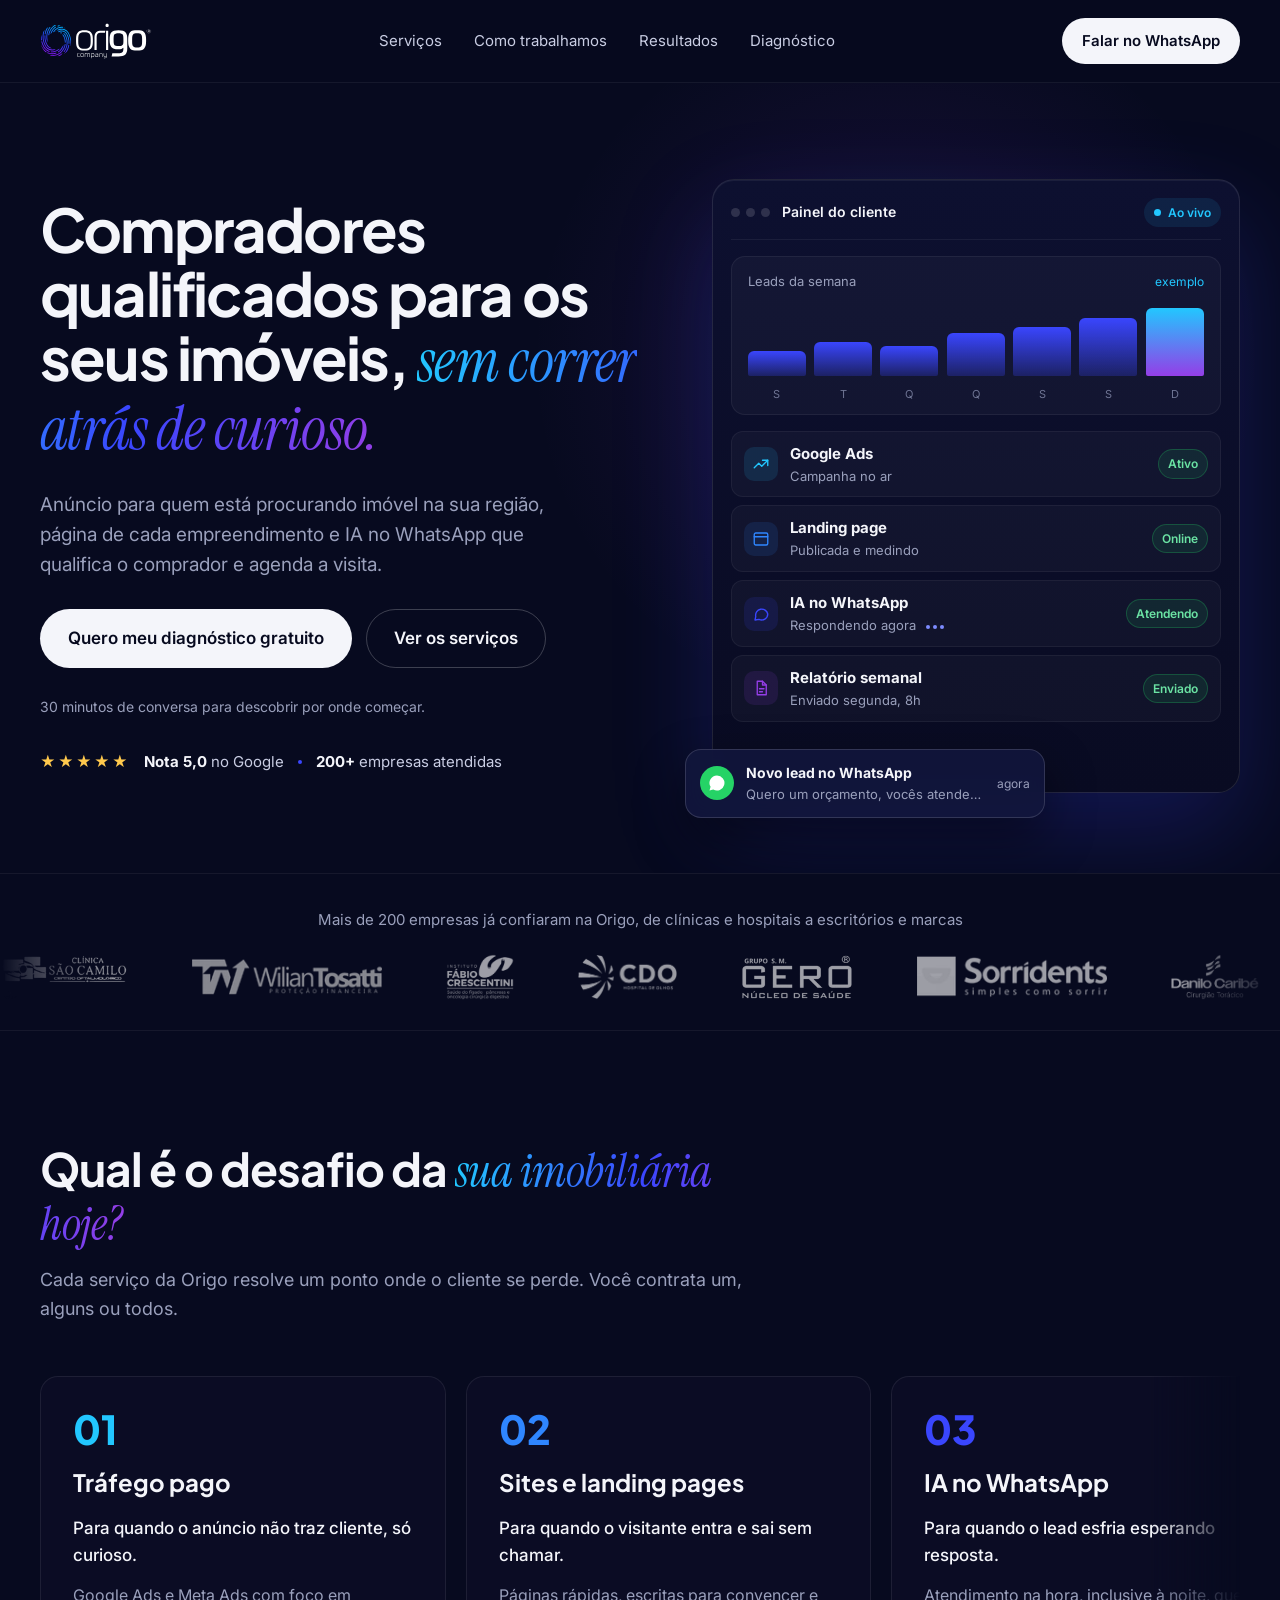
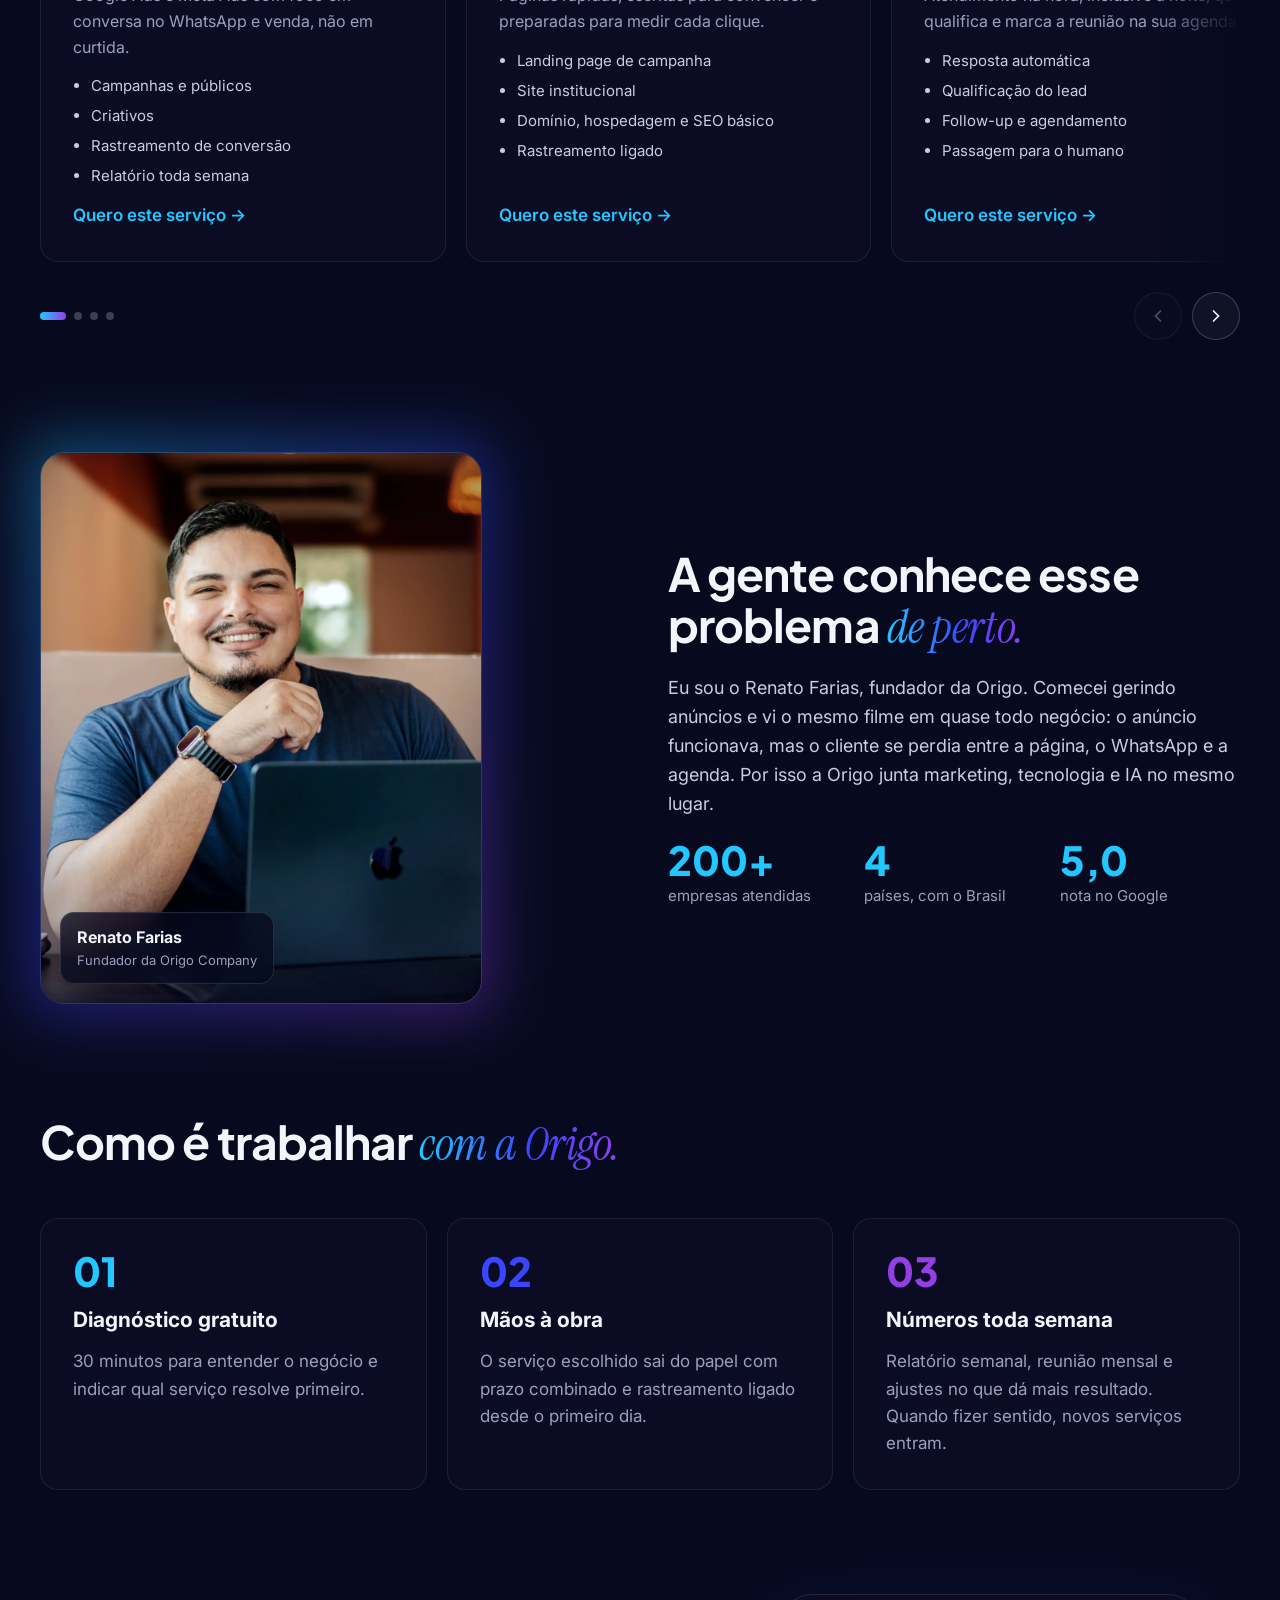
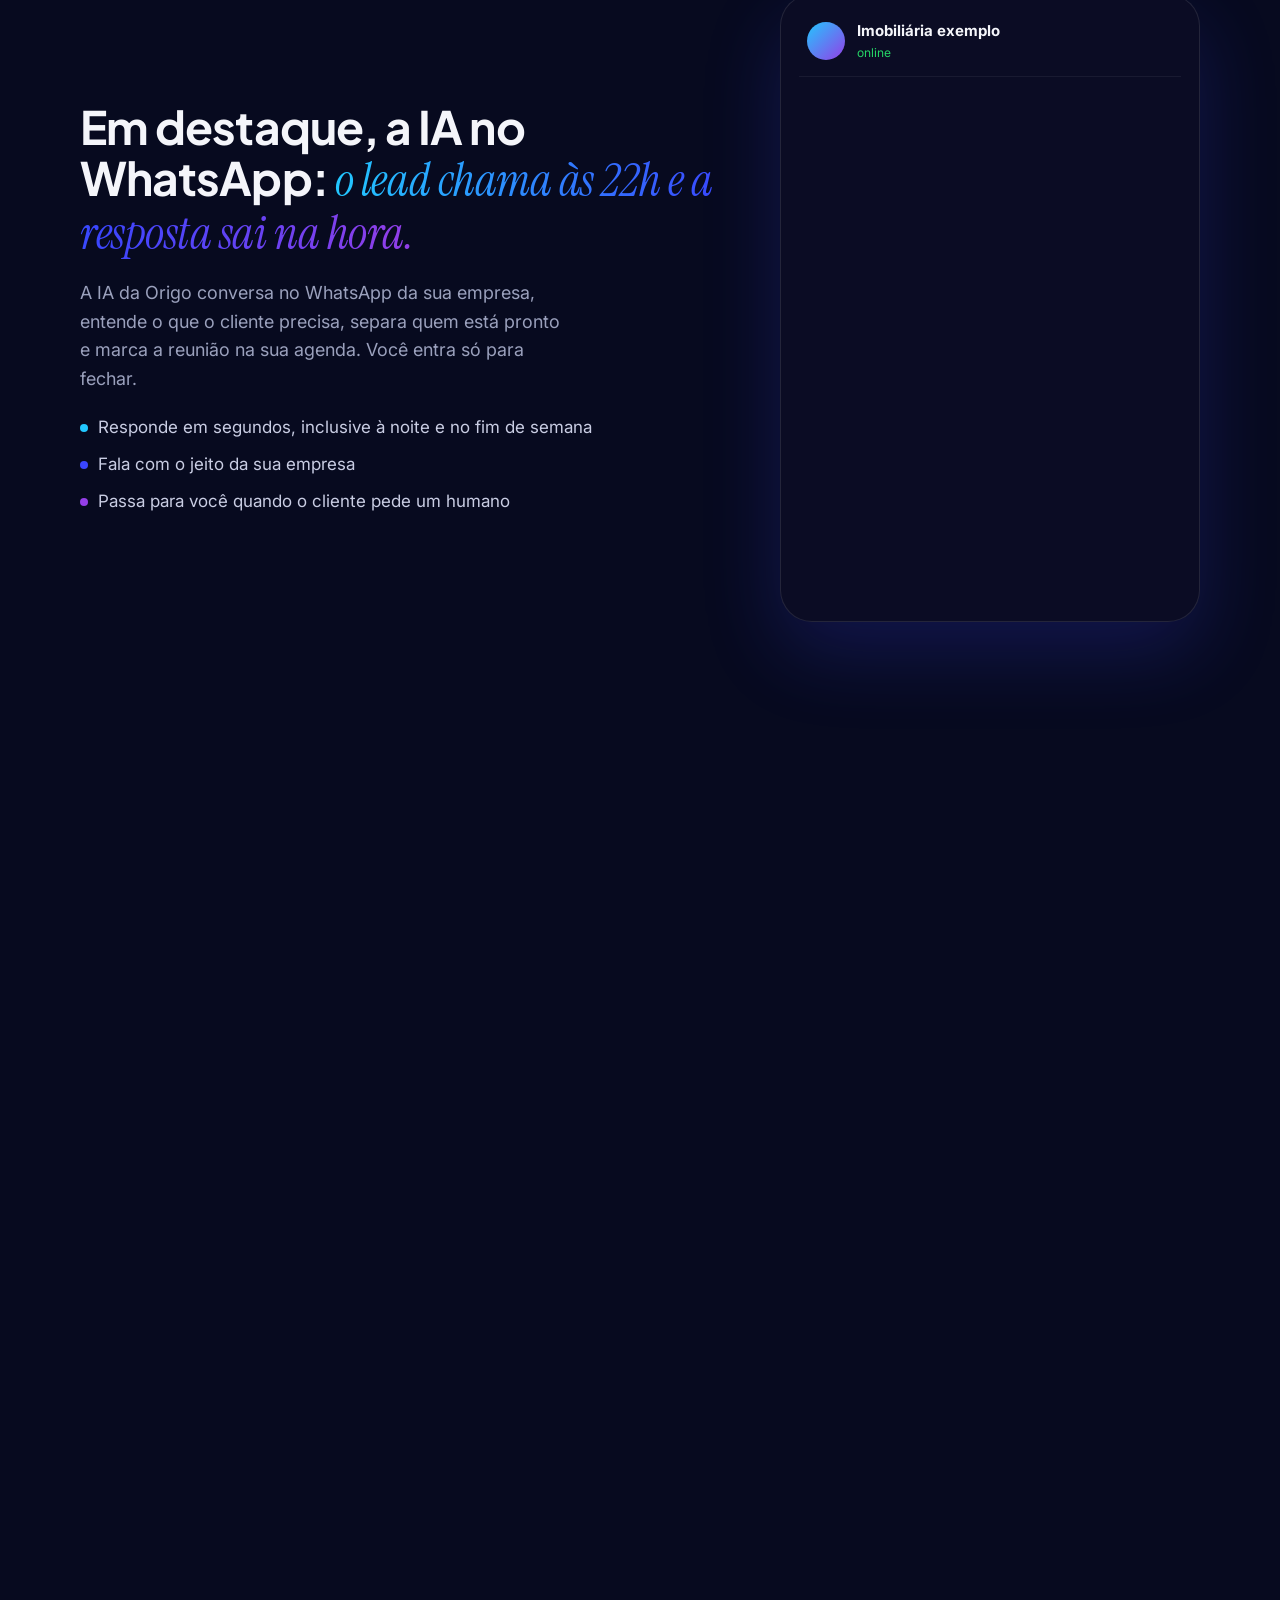
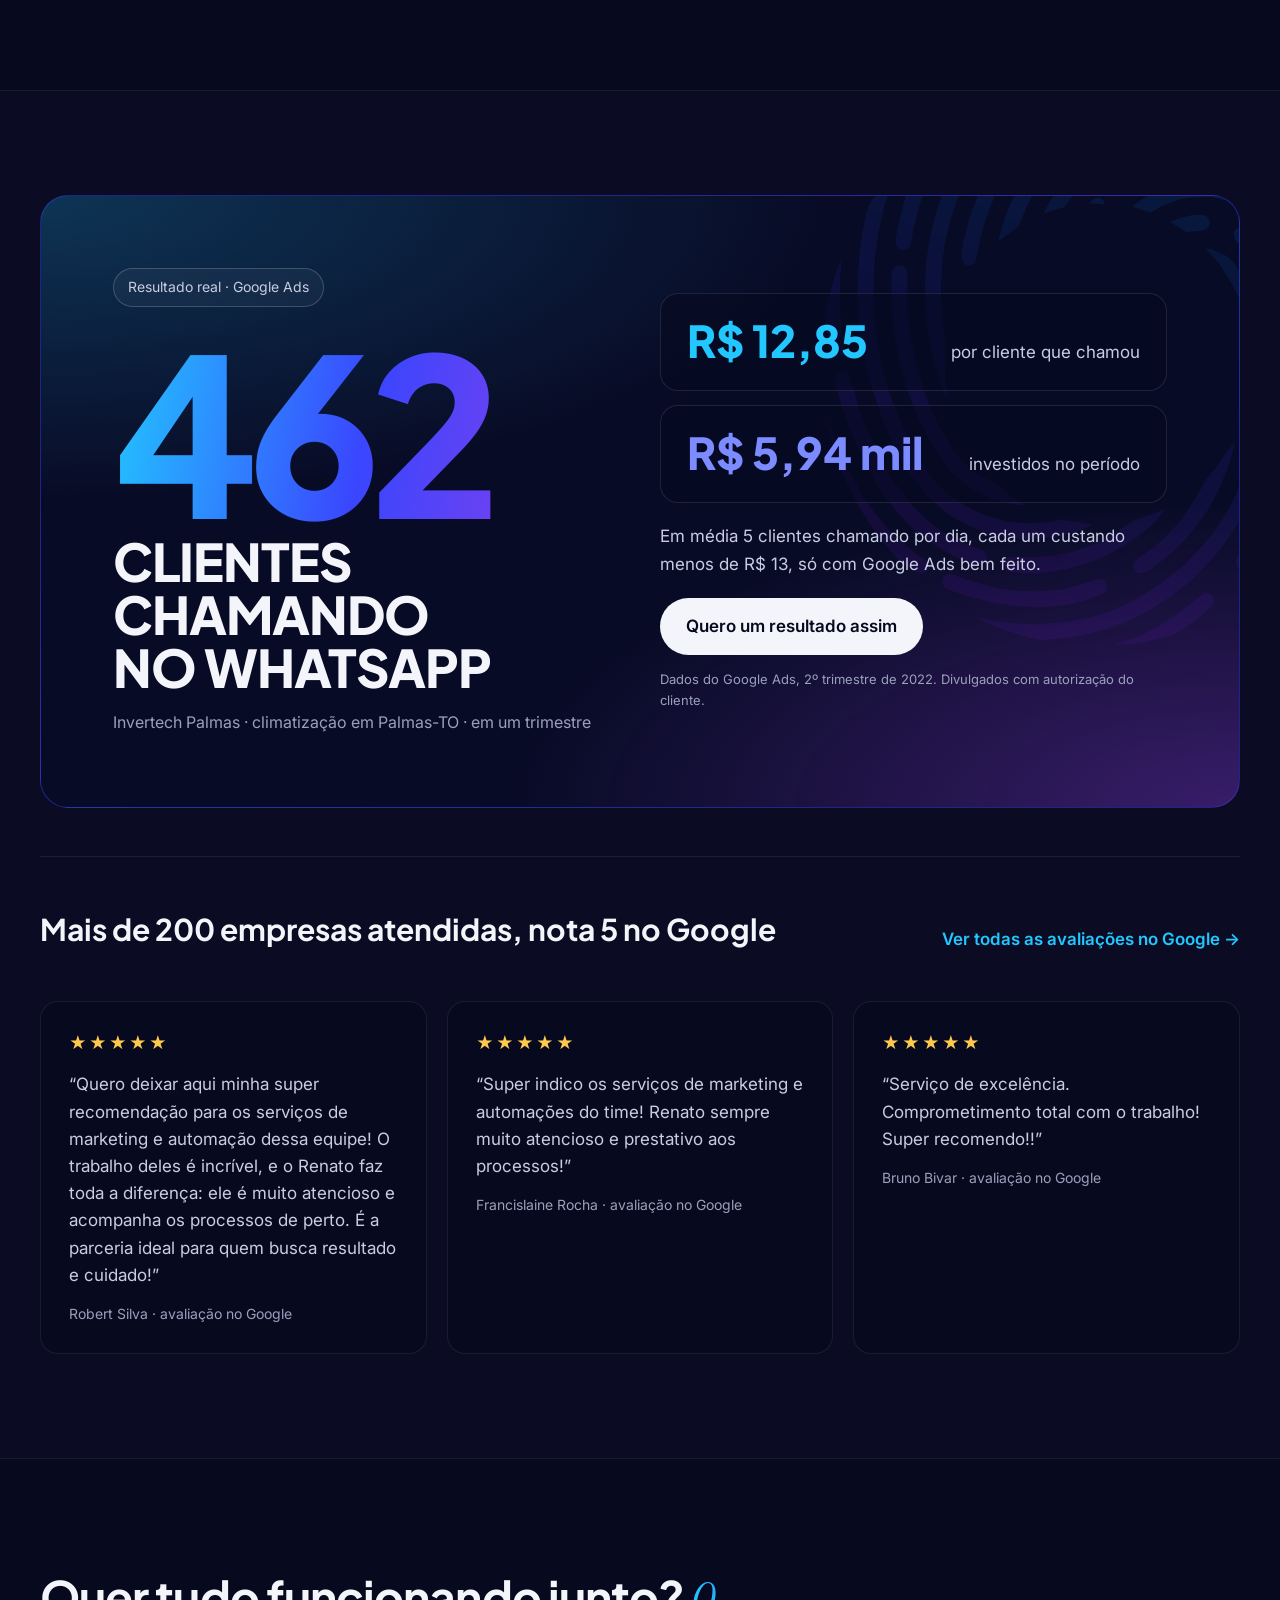
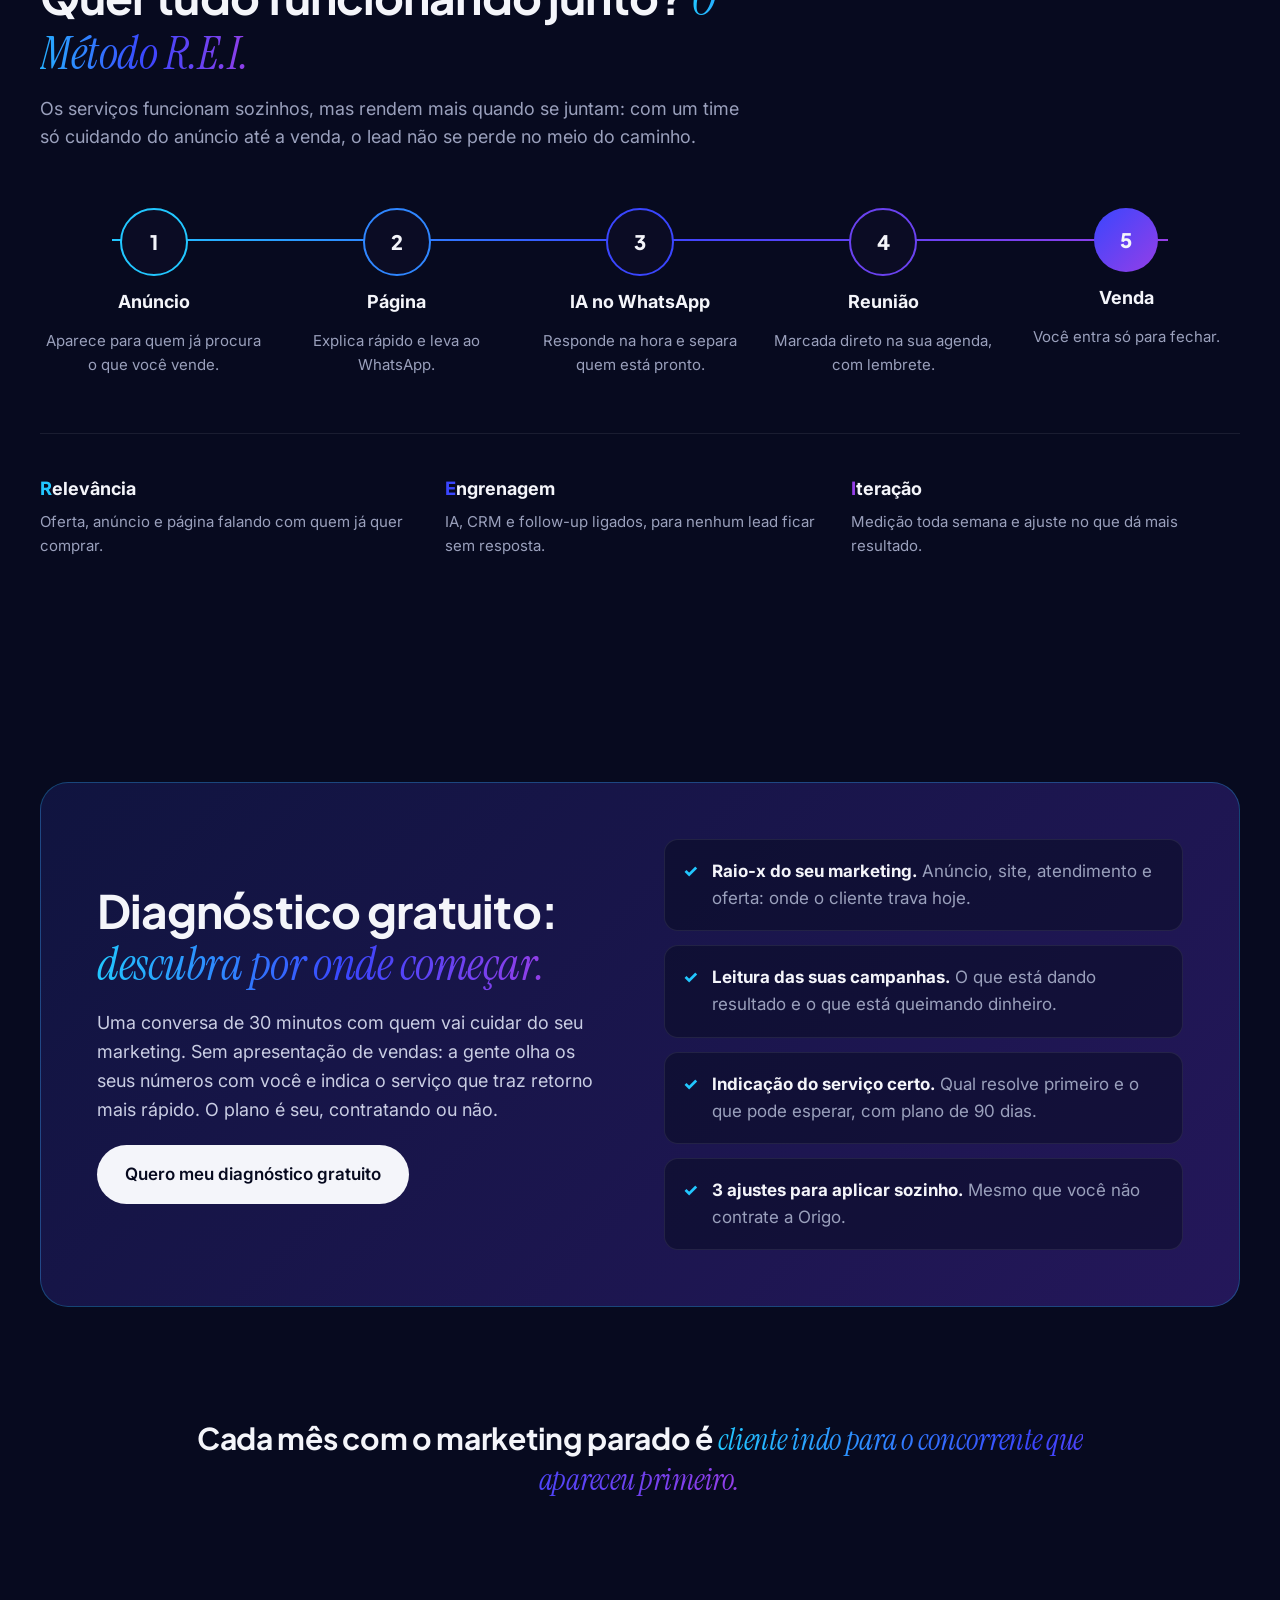
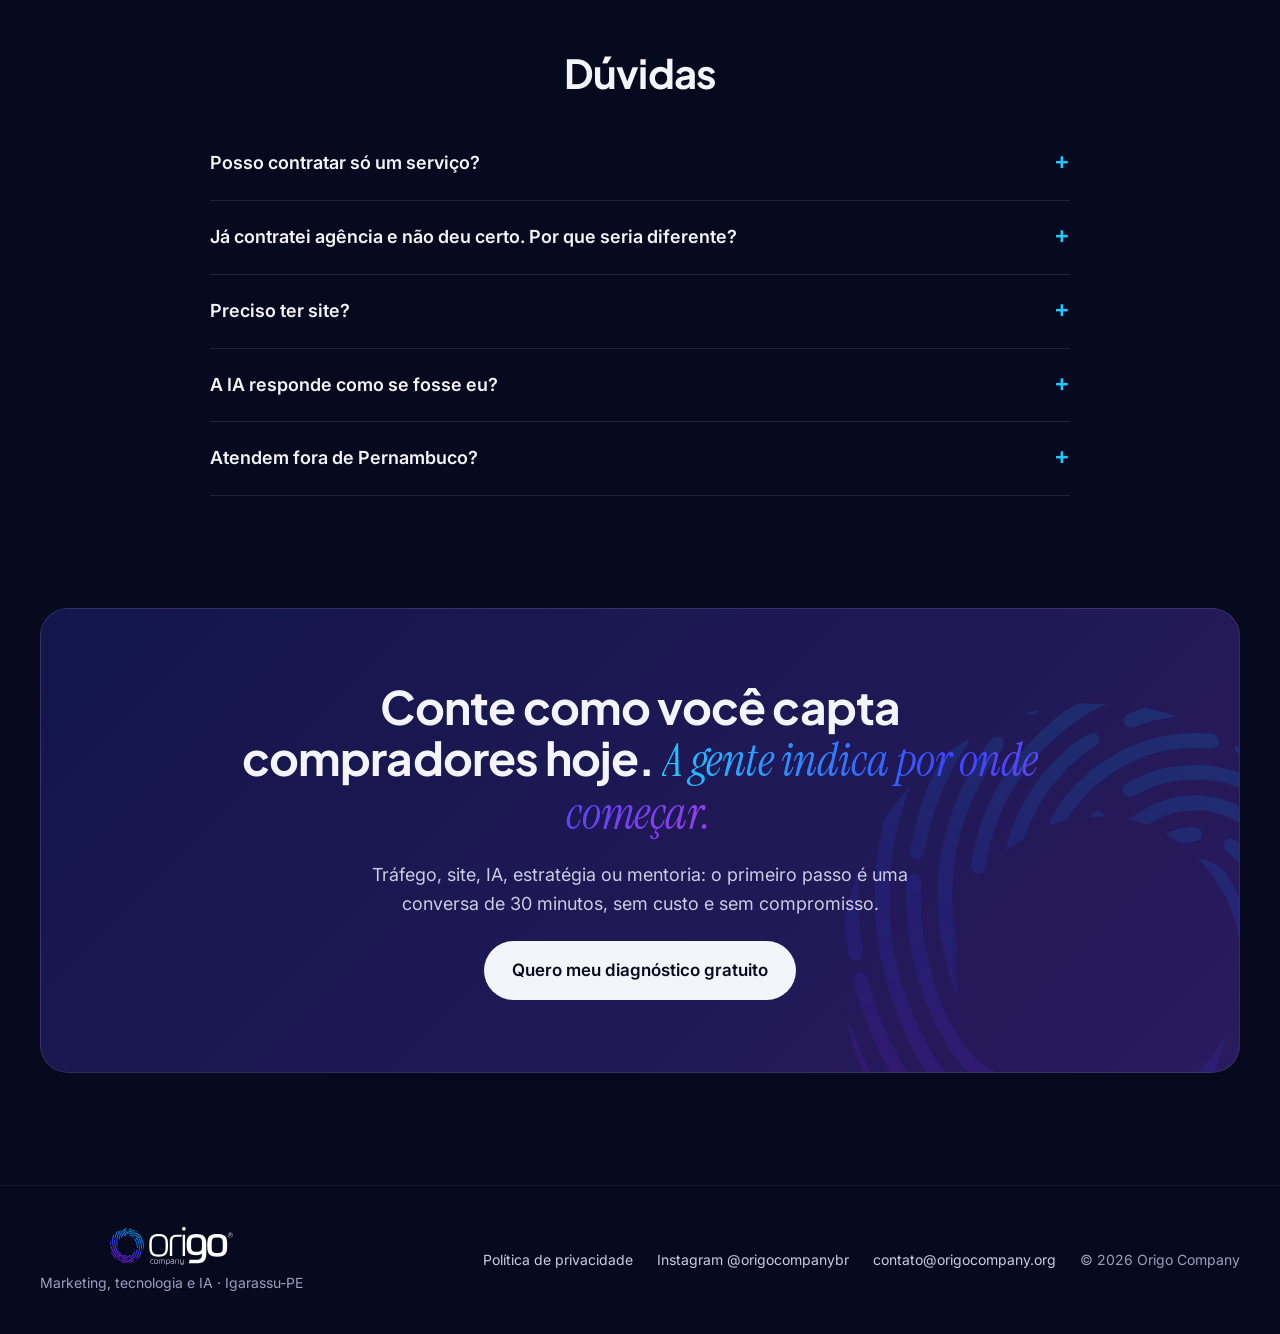
<file: imoveis.html>
<!doctype html>
<html lang="pt-BR">
<head>
<meta charset="utf-8">
<meta name="viewport" content="width=device-width, initial-scale=1">
<title>Marketing para imobiliárias e corretores · Origo Company</title>
<meta name="description" content="Compradores qualificados para os seus imóveis: tráfego pago, páginas de imóvel e IA no WhatsApp que qualifica e agenda visita. Diagnóstico gratuito.">
<meta name="theme-color" content="#070A1F">
<meta property="og:type" content="website">
<meta property="og:locale" content="pt_BR">
<meta property="og:title" content="Marketing para imobiliárias e corretores · Origo Company">
<meta property="og:description" content="Compradores qualificados para os seus imóveis: tráfego pago, páginas de imóvel e IA no WhatsApp que qualifica e agenda visita. Diagnóstico gratuito.">
<meta property="og:image" content="https://www.origocompany.org/origo/assets/og-origo.jpg">
<link rel="canonical" href="https://www.origocompany.org/imoveis">
<meta property="og:url" content="https://www.origocompany.org/imoveis">
<meta name="twitter:card" content="summary_large_image">
<link rel="icon" href="/origo/assets/simbolo-origo.svg" type="image/svg+xml">
<link rel="preconnect" href="https://fonts.googleapis.com">
<link rel="preconnect" href="https://fonts.gstatic.com" crossorigin>
<link href="https://fonts.googleapis.com/css2?family=Instrument+Serif:ital@1&family=Inter:wght@400;500;600&family=Plus+Jakarta+Sans:ital,wght@0,600;0,700;0,800;1,700&display=swap" rel="stylesheet">
<link rel="stylesheet" href="/origo/site.css">
<script>document.documentElement.classList.add('js')</script>
<script type="application/ld+json">{"@context":"https://schema.org","@type":"ProfessionalService","name":"Origo Company","description":"Agência de marketing, tecnologia e IA: tráfego pago, sites, IA no WhatsApp, estratégia e mentoria.","areaServed":"BR","address":{"@type":"PostalAddress","addressLocality":"Igarassu","addressRegion":"PE","addressCountry":"BR"},"telephone":"+55 81 98564-7633","sameAs":["https://instagram.com/origocompanybr"]}</script>
</head>
<body>
<div style="background: #070A1F; color: #F4F5FA; font-family: Inter, system-ui, sans-serif; font-size: 17px; line-height: 1.6; min-height: 100vh">

<header style="position: sticky; top: 0; z-index: 10; background: rgba(7,10,31,0.82); backdrop-filter: blur(12px); border-bottom: 1px solid rgba(255,255,255,0.06)">
<div class="sec" style="max-width: 1200px; margin: 0 auto; padding: 18px 40px; display: flex; align-items: center; justify-content: space-between; gap: 24px">
<a href="#inicio" aria-label="Origo Company, início" style="display: flex; align-items: center"><img src="/origo/assets/logo-origo.svg" alt="Origo Company" width="112" height="36" style="height: 36px; width: auto; display: block"></a>
<nav class="nav-links" aria-label="Seções" style="display: flex; gap: 32px; font-size: 15px">
<a href="#servicos" style="color: #C9CDE3; text-decoration: none">Serviços</a>
<a href="#plano" style="color: #C9CDE3; text-decoration: none">Como trabalhamos</a>
<a href="#resultados" style="color: #C9CDE3; text-decoration: none">Resultados</a>
<a href="#diagnostico" style="color: #C9CDE3; text-decoration: none">Diagnóstico</a>
</nav>
<a class="btn" href="https://wa.me/5581985647633?text=Ol%C3%A1%2C%20vim%20pelo%20site%20(cabe%C3%A7alho)%20%28imobili%C3%A1ria%29" style="background: #F4F5FA; color: #070A1F; text-decoration: none; font-weight: 600; font-size: 15px; padding: 11px 20px; border-radius: 999px; white-space: nowrap">Falar no WhatsApp</a>
</div>
</header>

<div class="luz-area" style="position: relative; overflow: hidden">
<div class="luz" aria-hidden="true"></div>
<section id="inicio" class="sec" style="position: relative; max-width: 1200px; margin: 0 auto; padding: 96px 40px 80px">
<div class="hero-grid" style="display: grid; grid-template-columns: minmax(0, 1.15fr) minmax(0, 1fr); gap: 64px; align-items: center">
<div style="display: flex; flex-direction: column; gap: 28px">
<h1 class="h1" style="margin: 0; font-family: 'Plus Jakarta Sans', sans-serif; font-weight: 700; font-size: 60px; line-height: 1.06; letter-spacing: -0.03em">Compradores qualificados para os seus imóveis, <span class="grad">sem correr atrás de curioso.</span></h1>
<p style="margin: 0; font-size: 19px; color: #9AA0BC; max-width: 540px">Anúncio para quem está procurando imóvel na sua região, página de cada empreendimento e IA no WhatsApp que qualifica o comprador e agenda a visita.</p>
<div style="display: flex; flex-wrap: wrap; gap: 14px">
<a class="btn" href="https://wa.me/5581985647633?text=Ol%C3%A1%2C%20quero%20um%20diagn%C3%B3stico%20(site%2C%20abertura)%20%28imobili%C3%A1ria%29" style="background: #F4F5FA; color: #070A1F; text-decoration: none; font-weight: 600; padding: 16px 28px; border-radius: 999px; min-height: 44px; box-sizing: border-box">Quero meu diagnóstico gratuito</a>
<a class="btn" href="#servicos" style="color: #F4F5FA; text-decoration: none; font-weight: 600; padding: 15px 27px; border-radius: 999px; border: 1px solid rgba(255,255,255,0.22); min-height: 44px; box-sizing: border-box">Ver os serviços</a>
</div>
<span style="font-size: 14px; color: #9AA0BC">30 minutos de conversa para descobrir por onde começar.</span>
<a href="#resultados" class="prova-topo" style="display: flex; flex-wrap: wrap; align-items: center; gap: 10px 14px; text-decoration: none; color: #C9CDE3; font-size: 15px; margin-top: 4px"><span aria-label="5 estrelas" role="img" style="color: #FFC94D; letter-spacing: 2px">★★★★★</span><span><strong style="color: #F4F5FA">Nota 5,0</strong> no Google</span><span aria-hidden="true" style="width: 4px; height: 4px; border-radius: 50%; background: #3A46FE"></span><span><strong style="color: #F4F5FA">200+</strong> empresas atendidas</span></a>
</div>

<div class="pn" role="img" aria-label="Exemplo do painel que o cliente da Origo acompanha: campanha no ar, página publicada, IA respondendo no WhatsApp e relatório da semana">
<div class="pn-topo"><span class="pn-dots" aria-hidden="true"><i></i><i></i><i></i></span><span style="font-weight: 600; font-size: 14px">Painel do cliente</span><span class="pn-vivo"><i aria-hidden="true"></i>Ao vivo</span></div>
<div class="pn-grafico"><div style="display: flex; justify-content: space-between; align-items: baseline"><span style="font-size: 13px; color: #9AA0BC">Leads da semana</span><span style="font-size: 12px; color: #22C7FF">exemplo</span></div>
<div class="pn-barras" aria-hidden="true"><i style="--h: 34%"></i><i style="--h: 46%"></i><i style="--h: 40%"></i><i style="--h: 58%"></i><i style="--h: 66%"></i><i style="--h: 79%"></i><i style="--h: 92%"></i></div>
<div class="pn-dias" aria-hidden="true"><span>S</span><span>T</span><span>Q</span><span>Q</span><span>S</span><span>S</span><span>D</span></div></div>
<div style="display: flex; flex-direction: column; gap: 8px">
<div class="pn-linha"><span class="pn-ic" style="color: #22C7FF; background: #22C7FF1f"><svg width="18" height="18" viewBox="0 0 24 24" fill="none" stroke="currentColor" stroke-width="1.8" stroke-linecap="round" stroke-linejoin="round" aria-hidden="true"><path d="M3 17l6-6 4 4 8-8"/><path d="M14 7h7v7"/></svg></span><span style="display: flex; flex-direction: column; flex-grow: 1; min-width: 0"><strong style="font-size: 15px">Google Ads</strong><span style="font-size: 13px; color: #9AA0BC">Campanha no ar</span></span><span class="pn-chip">Ativo</span></div>
<div class="pn-linha"><span class="pn-ic" style="color: #2F86FF; background: #2F86FF1f"><svg width="18" height="18" viewBox="0 0 24 24" fill="none" stroke="currentColor" stroke-width="1.8" stroke-linecap="round" stroke-linejoin="round" aria-hidden="true"><rect x="3" y="4" width="18" height="16" rx="2"/><path d="M3 9h18"/></svg></span><span style="display: flex; flex-direction: column; flex-grow: 1; min-width: 0"><strong style="font-size: 15px">Landing page</strong><span style="font-size: 13px; color: #9AA0BC">Publicada e medindo</span></span><span class="pn-chip">Online</span></div>
<div class="pn-linha"><span class="pn-ic" style="color: #3A46FE; background: #3A46FE1f"><svg width="18" height="18" viewBox="0 0 24 24" fill="none" stroke="currentColor" stroke-width="1.8" stroke-linecap="round" stroke-linejoin="round" aria-hidden="true"><path d="M21 12a8 8 0 0 1-11.6 7.1L4 20l1-4.6A8 8 0 1 1 21 12Z"/></svg></span><span style="display: flex; flex-direction: column; flex-grow: 1; min-width: 0"><strong style="font-size: 15px">IA no WhatsApp</strong><span style="font-size: 13px; color: #9AA0BC">Respondendo agora <span class="pn-digitando" aria-hidden="true"><i></i><i></i><i></i></span></span></span><span class="pn-chip">Atendendo</span></div>
<div class="pn-linha"><span class="pn-ic" style="color: #943EE7; background: #943EE71f"><svg width="18" height="18" viewBox="0 0 24 24" fill="none" stroke="currentColor" stroke-width="1.8" stroke-linecap="round" stroke-linejoin="round" aria-hidden="true"><path d="M7 3h7l5 5v13H7z"/><path d="M14 3v5h5"/><path d="M10 13h6M10 17h4"/></svg></span><span style="display: flex; flex-direction: column; flex-grow: 1; min-width: 0"><strong style="font-size: 15px">Relatório semanal</strong><span style="font-size: 13px; color: #9AA0BC">Enviado segunda, 8h</span></span><span class="pn-chip">Enviado</span></div>
</div>
<div class="pn-toast" aria-hidden="true"><span class="pn-wa"><svg width="18" height="18" viewBox="0 0 24 24" fill="#fff"><path d="M12 2a10 10 0 0 0-8.6 15.1L2 22l5-1.3A10 10 0 1 0 12 2Z"/></svg></span><span style="display: flex; flex-direction: column; min-width: 0"><strong style="font-size: 14px">Novo lead no WhatsApp</strong><span style="font-size: 13px; color: #9AA0BC; white-space: nowrap; overflow: hidden; text-overflow: ellipsis">Quero um orçamento, vocês atendem hoje?</span></span><span style="font-size: 12px; color: #9AA0BC; margin-left: auto">agora</span></div>
</div>
</div>
</section>

</div>

<section class="faixa" aria-label="Clientes que confiam na Origo" style="border-top: 1px solid rgba(255,255,255,0.06); border-bottom: 1px solid rgba(255,255,255,0.06); padding: 34px 0 30px; display: flex; flex-direction: column; gap: 22px; overflow: hidden">
<p style="margin: 0; text-align: center; color: #9AA0BC; font-size: 15px">Mais de 200 empresas já confiaram na Origo, de clínicas e hospitais a escritórios e marcas</p>
<div style="overflow: hidden; -webkit-mask-image: linear-gradient(90deg, transparent, #000 8%, #000 92%, transparent); mask-image: linear-gradient(90deg, transparent, #000 8%, #000 92%, transparent)">
<div class="trilha cli-trilha">
<img src="/origo/assets/clientes/clinica-sao-camilo.webp" alt="Clínica São Camilo" width="187" height="67" loading="lazy" decoding="async" class="cli-logo">
<img src="/origo/assets/clientes/wilian-tosatti.webp" alt="Wilian Tosatti Proteção Financeira" width="200" height="42" loading="lazy" decoding="async" class="cli-logo">
<img src="/origo/assets/clientes/instituto-fabio-crescentini.webp" alt="Instituto Fábio Crescentini" width="176" height="119" loading="lazy" decoding="async" class="cli-logo">
<img src="/origo/assets/clientes/cdo-hospital-de-olhos.webp" alt="CDO Hospital de Olhos" width="200" height="93" loading="lazy" decoding="async" class="cli-logo">
<img src="/origo/assets/clientes/gero-nucleo-de-saude.webp" alt="Gero Núcleo de Saúde" width="194" height="80" loading="lazy" decoding="async" class="cli-logo">
<img src="/origo/assets/clientes/sorridents.webp" alt="Sorridents" width="200" height="47" loading="lazy" decoding="async" class="cli-logo">
<img src="/origo/assets/clientes/danilo-caribe.webp" alt="Danilo Caribé Cirurgião Torácico" width="199" height="104" loading="lazy" decoding="async" class="cli-logo">
<img src="/origo/assets/clientes/lyrics-cosmetics.webp" alt="Lyrics Cosmetics" width="199" height="96" loading="lazy" decoding="async" class="cli-logo">
<img src="/origo/assets/clientes/cardiovida.webp" alt="Cardiovida" width="179" height="120" loading="lazy" decoding="async" class="cli-logo">
<img src="/origo/assets/clientes/mentara.webp" alt="Mentara" width="200" height="43" loading="lazy" decoding="async" class="cli-logo">
<img src="/origo/assets/clientes/dr-italo-goncalves.webp" alt="Dr. Italo Gonçalves" width="192" height="64" loading="lazy" decoding="async" class="cli-logo">
<img src="/origo/assets/clientes/dra-nathalia-vieira.webp" alt="Dra. Nathália L. P. Vieira" width="157" height="118" loading="lazy" decoding="async" class="cli-logo">
<img src="/origo/assets/clientes/agami-odonto.webp" alt="Agami Odonto" width="192" height="71" loading="lazy" decoding="async" class="cli-logo">
<img src="/origo/assets/clientes/pedro-nobre-advocacia.webp" alt="Pedro Nobre Advocacia" width="182" height="86" loading="lazy" decoding="async" class="cli-logo">
<img src="/origo/assets/clientes/credita-cge.webp" alt="Credita CGE" width="197" height="52" loading="lazy" decoding="async" class="cli-logo">
<img src="/origo/assets/clientes/traduzzo.webp" alt="Traduzzo" width="196" height="78" loading="lazy" decoding="async" class="cli-logo">
<img src="/origo/assets/clientes/clinica-sao-camilo.webp" alt="" width="187" height="67" loading="lazy" decoding="async" class="cli-logo">
<img src="/origo/assets/clientes/wilian-tosatti.webp" alt="" width="200" height="42" loading="lazy" decoding="async" class="cli-logo">
<img src="/origo/assets/clientes/instituto-fabio-crescentini.webp" alt="" width="176" height="119" loading="lazy" decoding="async" class="cli-logo">
<img src="/origo/assets/clientes/cdo-hospital-de-olhos.webp" alt="" width="200" height="93" loading="lazy" decoding="async" class="cli-logo">
<img src="/origo/assets/clientes/gero-nucleo-de-saude.webp" alt="" width="194" height="80" loading="lazy" decoding="async" class="cli-logo">
<img src="/origo/assets/clientes/sorridents.webp" alt="" width="200" height="47" loading="lazy" decoding="async" class="cli-logo">
<img src="/origo/assets/clientes/danilo-caribe.webp" alt="" width="199" height="104" loading="lazy" decoding="async" class="cli-logo">
<img src="/origo/assets/clientes/lyrics-cosmetics.webp" alt="" width="199" height="96" loading="lazy" decoding="async" class="cli-logo">
<img src="/origo/assets/clientes/cardiovida.webp" alt="" width="179" height="120" loading="lazy" decoding="async" class="cli-logo">
<img src="/origo/assets/clientes/mentara.webp" alt="" width="200" height="43" loading="lazy" decoding="async" class="cli-logo">
<img src="/origo/assets/clientes/dr-italo-goncalves.webp" alt="" width="192" height="64" loading="lazy" decoding="async" class="cli-logo">
<img src="/origo/assets/clientes/dra-nathalia-vieira.webp" alt="" width="157" height="118" loading="lazy" decoding="async" class="cli-logo">
<img src="/origo/assets/clientes/agami-odonto.webp" alt="" width="192" height="71" loading="lazy" decoding="async" class="cli-logo">
<img src="/origo/assets/clientes/pedro-nobre-advocacia.webp" alt="" width="182" height="86" loading="lazy" decoding="async" class="cli-logo">
<img src="/origo/assets/clientes/credita-cge.webp" alt="" width="197" height="52" loading="lazy" decoding="async" class="cli-logo">
<img src="/origo/assets/clientes/traduzzo.webp" alt="" width="196" height="78" loading="lazy" decoding="async" class="cli-logo">
</div>
</div>
</section>

<section id="servicos" class="sec" style="max-width: 1200px; margin: 0 auto; padding: 112px 40px 0; display: flex; flex-direction: column; gap: 48px">
<div style="display: flex; flex-direction: column; gap: 16px; max-width: 760px">
<h2 class="h2 rv" style="margin: 0; font-family: 'Plus Jakarta Sans', sans-serif; font-weight: 700; font-size: 46px; line-height: 1.1; letter-spacing: -0.02em">Qual é o desafio da <span class="grad">sua imobiliária hoje?</span></h2>
<p style="margin: 0; color: #9AA0BC; font-size: 18px">Cada serviço da Origo resolve um ponto onde o cliente se perde. Você contrata um, alguns ou todos.</p>
</div>
<div class="car" data-car>
<div class="car-trilho" tabindex="0" aria-label="Serviços da Origo, deslize para ver todos">
<div class="card car-item" style="background: #0B0C24; border: 1px solid rgba(255,255,255,0.08); border-radius: 18px; padding: 32px; display: flex; flex-direction: column; gap: 14px">
<span style="font-family: 'Plus Jakarta Sans', sans-serif; font-weight: 800; font-size: 40px; color: #22C7FF; line-height: 1">01</span>
<h3 style="margin: 0; font-family: 'Plus Jakarta Sans', sans-serif; font-size: 24px; font-weight: 700">Tráfego pago</h3>
<p style="margin: 0; color: #F4F5FA; font-weight: 500">Para quando o anúncio não traz cliente, só curioso.</p>
<p style="margin: 0; color: #9AA0BC; font-size: 16px">Google Ads e Meta Ads com foco em conversa no WhatsApp e venda, não em curtida.</p>
<ul style="margin: 0; padding-left: 18px; color: #C9CDE3; font-size: 15px; display: flex; flex-direction: column; gap: 6px; flex-grow: 1"><li>Campanhas e públicos</li><li>Criativos</li><li>Rastreamento de conversão</li><li>Relatório toda semana</li></ul>
<a href="https://wa.me/5581985647633?text=Ol%C3%A1%2C%20quero%20saber%20de%20Tr%C3%A1fego%20pago%20(site)%20%28imobili%C3%A1ria%29" style="font-weight: 600; text-decoration: none">Quero este serviço →</a>
</div>
<div class="card car-item" style="background: #0B0C24; border: 1px solid rgba(255,255,255,0.08); border-radius: 18px; padding: 32px; display: flex; flex-direction: column; gap: 14px">
<span style="font-family: 'Plus Jakarta Sans', sans-serif; font-weight: 800; font-size: 40px; color: #2F86FF; line-height: 1">02</span>
<h3 style="margin: 0; font-family: 'Plus Jakarta Sans', sans-serif; font-size: 24px; font-weight: 700">Sites e landing pages</h3>
<p style="margin: 0; color: #F4F5FA; font-weight: 500">Para quando o visitante entra e sai sem chamar.</p>
<p style="margin: 0; color: #9AA0BC; font-size: 16px">Páginas rápidas, escritas para convencer e preparadas para medir cada clique.</p>
<ul style="margin: 0; padding-left: 18px; color: #C9CDE3; font-size: 15px; display: flex; flex-direction: column; gap: 6px; flex-grow: 1"><li>Landing page de campanha</li><li>Site institucional</li><li>Domínio, hospedagem e SEO básico</li><li>Rastreamento ligado</li></ul>
<a href="https://wa.me/5581985647633?text=Ol%C3%A1%2C%20quero%20saber%20de%20Sites%20e%20landing%20pages%20(site)%20%28imobili%C3%A1ria%29" style="font-weight: 600; text-decoration: none">Quero este serviço →</a>
</div>
<div class="card car-item" style="background: #0B0C24; border: 1px solid rgba(255,255,255,0.08); border-radius: 18px; padding: 32px; display: flex; flex-direction: column; gap: 14px">
<span style="font-family: 'Plus Jakarta Sans', sans-serif; font-weight: 800; font-size: 40px; color: #3A46FE; line-height: 1">03</span>
<h3 style="margin: 0; font-family: 'Plus Jakarta Sans', sans-serif; font-size: 24px; font-weight: 700">IA no WhatsApp</h3>
<p style="margin: 0; color: #F4F5FA; font-weight: 500">Para quando o lead esfria esperando resposta.</p>
<p style="margin: 0; color: #9AA0BC; font-size: 16px">Atendimento na hora, inclusive à noite, que qualifica e marca a reunião na sua agenda.</p>
<ul style="margin: 0; padding-left: 18px; color: #C9CDE3; font-size: 15px; display: flex; flex-direction: column; gap: 6px; flex-grow: 1"><li>Resposta automática</li><li>Qualificação do lead</li><li>Follow-up e agendamento</li><li>Passagem para o humano</li></ul>
<a href="https://wa.me/5581985647633?text=Ol%C3%A1%2C%20quero%20saber%20de%20IA%20no%20WhatsApp%20(site)%20%28imobili%C3%A1ria%29" style="font-weight: 600; text-decoration: none">Quero este serviço →</a>
</div>
<div class="card car-item" style="background: #0B0C24; border: 1px solid rgba(255,255,255,0.08); border-radius: 18px; padding: 32px; display: flex; flex-direction: column; gap: 14px">
<span style="font-family: 'Plus Jakarta Sans', sans-serif; font-weight: 800; font-size: 40px; color: #6A42F0; line-height: 1">04</span>
<h3 style="margin: 0; font-family: 'Plus Jakarta Sans', sans-serif; font-size: 24px; font-weight: 700">Estratégia digital</h3>
<p style="margin: 0; color: #F4F5FA; font-weight: 500">Para quando você parece igual a todo mundo.</p>
<p style="margin: 0; color: #9AA0BC; font-size: 16px">Posicionamento e oferta que fazem o cliente escolher você, não o mais barato.</p>
<ul style="margin: 0; padding-left: 18px; color: #C9CDE3; font-size: 15px; display: flex; flex-direction: column; gap: 6px; flex-grow: 1"><li>Diagnóstico do negócio</li><li>Posicionamento e oferta</li><li>Funil de vendas</li><li>Metas por mês</li></ul>
<a href="https://wa.me/5581985647633?text=Ol%C3%A1%2C%20quero%20saber%20de%20Estrat%C3%A9gia%20digital%20(site)%20%28imobili%C3%A1ria%29" style="font-weight: 600; text-decoration: none">Quero este serviço →</a>
</div>
<div class="card car-item" style="background: #0B0C24; border: 1px solid rgba(255,255,255,0.08); border-radius: 18px; padding: 32px; display: flex; flex-direction: column; gap: 14px">
<span style="font-family: 'Plus Jakarta Sans', sans-serif; font-weight: 800; font-size: 40px; color: #943EE7; line-height: 1">05</span>
<h3 style="margin: 0; font-family: 'Plus Jakarta Sans', sans-serif; font-size: 24px; font-weight: 700">Assessoria e mentoria</h3>
<p style="margin: 0; color: #F4F5FA; font-weight: 500">Para quando você quer aprender a fazer dentro de casa.</p>
<p style="margin: 0; color: #9AA0BC; font-size: 16px">Acompanhamento com método para você ou seu time rodar o próprio marketing.</p>
<ul style="margin: 0; padding-left: 18px; color: #C9CDE3; font-size: 15px; display: flex; flex-direction: column; gap: 6px; flex-grow: 1"><li>Encontros de trabalho</li><li>Plano de ação</li><li>Acompanhamento dos números</li></ul>
<a href="https://wa.me/5581985647633?text=Ol%C3%A1%2C%20quero%20saber%20de%20Assessoria%20e%20mentoria%20(site)%20%28imobili%C3%A1ria%29" style="font-weight: 600; text-decoration: none">Quero este serviço →</a>
</div>
<div class="car-item" style="background: linear-gradient(135deg, rgba(34,199,255,0.12), rgba(148,62,231,0.16)); border: 1px solid rgba(34,199,255,0.3); border-radius: 18px; padding: 32px; display: flex; flex-direction: column; gap: 16px; justify-content: space-between">
<h3 style="margin: 0; font-family: 'Plus Jakarta Sans', sans-serif; font-size: 26px; font-weight: 700; line-height: 1.2">Não sabe qual serviço resolve primeiro?</h3>
<p style="margin: 0; color: #C9CDE3">No diagnóstico gratuito a gente olha o seu negócio e indica por onde começar, para o investimento voltar mais rápido.</p>
<a class="btn" href="https://wa.me/5581985647633?text=Ol%C3%A1%2C%20quero%20meu%20diagn%C3%B3stico%20gratuito%20(site%2C%20servi%C3%A7os)%20%28imobili%C3%A1ria%29" style="align-self: flex-start; background: #F4F5FA; color: #070A1F; text-decoration: none; font-weight: 600; padding: 13px 22px; border-radius: 999px">Quero meu diagnóstico</a>
</div>
</div>
<div class="car-ctrl">
<div class="car-pontos" aria-hidden="true"></div>
<div style="display: flex; gap: 10px">
<button type="button" class="car-btn" data-dir="-1" aria-label="Serviço anterior"><svg width="20" height="20" viewBox="0 0 24 24" fill="none" stroke="currentColor" stroke-width="2" stroke-linecap="round" aria-hidden="true"><path d="M15 18l-6-6 6-6"/></svg></button>
<button type="button" class="car-btn" data-dir="1" aria-label="Próximo serviço"><svg width="20" height="20" viewBox="0 0 24 24" fill="none" stroke="currentColor" stroke-width="2" stroke-linecap="round" aria-hidden="true"><path d="M9 18l6-6-6-6"/></svg></button>
</div>
</div>
</div>
</section>

<section id="sobre" class="sec" style="max-width: 1200px; margin: 0 auto; padding: 112px 40px 0; display: grid; grid-template-columns: repeat(auto-fit, minmax(min(340px, 100%), 1fr)); gap: 56px; align-items: center">
<div class="rv" style="position: relative; max-width: 440px; width: 100%">
<div aria-hidden="true" style="position: absolute; inset: -14px; border-radius: 30px; background: linear-gradient(135deg, #22C7FF, #3A46FE 50%, #943EE7); opacity: 0.35; filter: blur(28px)"></div>
<picture style="display: block; position: relative"><source srcset="/origo/assets/renato-farias.webp" type="image/webp"><img src="/origo/assets/renato-farias.jpg" width="1080" height="1350" loading="lazy" decoding="async" alt="Renato Farias, fundador da Origo Company, sorrindo com o notebook" style="position: relative; display: block; width: 100%; height: auto; aspect-ratio: 4 / 5; object-fit: cover; border-radius: 24px; border: 1px solid rgba(255,255,255,0.12)"></picture>
<div style="position: absolute; left: 20px; bottom: 20px; background: rgba(7,10,31,0.75); backdrop-filter: blur(10px); border: 1px solid rgba(255,255,255,0.12); border-radius: 14px; padding: 12px 16px; display: flex; flex-direction: column"><strong style="font-size: 16px">Renato Farias</strong><span style="color: #9AA0BC; font-size: 13px">Fundador da Origo Company</span></div>
</div>
<div style="display: flex; flex-direction: column; gap: 22px">
<h2 class="h2 rv" style="margin: 0; font-family: 'Plus Jakarta Sans', sans-serif; font-weight: 700; font-size: 46px; line-height: 1.1; letter-spacing: -0.02em">A gente conhece esse problema <span class="grad">de perto.</span></h2>
<p style="margin: 0; color: #C9CDE3; font-size: 18px">Eu sou o Renato Farias, fundador da Origo. Comecei gerindo anúncios e vi o mesmo filme em quase todo negócio: o anúncio funcionava, mas o cliente se perdia entre a página, o WhatsApp e a agenda. Por isso a Origo junta marketing, tecnologia e IA no mesmo lugar.</p>
<div style="display: grid; grid-template-columns: repeat(3, minmax(0, 1fr)); gap: 16px">
<div style="display: flex; flex-direction: column; gap: 4px"><span style="font-family: 'Plus Jakarta Sans', sans-serif; font-weight: 800; font-size: 40px; color: #22C7FF; line-height: 1"><span class="cnt" data-alvo="200">200</span>+</span><span style="color: #9AA0BC; font-size: 15px">empresas atendidas</span></div>
<div style="display: flex; flex-direction: column; gap: 4px"><span style="font-family: 'Plus Jakarta Sans', sans-serif; font-weight: 800; font-size: 40px; color: #22C7FF; line-height: 1">4</span><span style="color: #9AA0BC; font-size: 15px">países, com o Brasil</span></div>
<div style="display: flex; flex-direction: column; gap: 4px"><span style="font-family: 'Plus Jakarta Sans', sans-serif; font-weight: 800; font-size: 40px; color: #22C7FF; line-height: 1">5,0</span><span style="color: #9AA0BC; font-size: 15px">nota no Google</span></div>
</div>
</div>
</section>

<section id="plano" class="sec" style="max-width: 1200px; margin: 0 auto; padding: 112px 40px 0; display: flex; flex-direction: column; gap: 48px">
<h2 class="h2 rv" style="margin: 0; font-family: 'Plus Jakarta Sans', sans-serif; font-weight: 700; font-size: 46px; line-height: 1.1; letter-spacing: -0.02em; max-width: 760px">Como é trabalhar <span class="grad">com a Origo.</span></h2>
<ol style="margin: 0; padding: 0; list-style: none; display: grid; grid-template-columns: repeat(auto-fit, minmax(min(300px, 100%), 1fr)); gap: 20px">
<li class="card rv" style="background: #0B0C24; border: 1px solid rgba(255,255,255,0.08); border-radius: 18px; padding: 32px; display: flex; flex-direction: column; gap: 12px"><span style="font-family: 'Plus Jakarta Sans', sans-serif; font-weight: 800; font-size: 40px; color: #22C7FF; line-height: 1">01</span><strong style="font-size: 21px">Diagnóstico gratuito</strong><span style="color: #9AA0BC">30 minutos para entender o negócio e indicar qual serviço resolve primeiro.</span></li>
<li class="card rv" style="background: #0B0C24; border: 1px solid rgba(255,255,255,0.08); border-radius: 18px; padding: 32px; display: flex; flex-direction: column; gap: 12px"><span style="font-family: 'Plus Jakarta Sans', sans-serif; font-weight: 800; font-size: 40px; color: #3A46FE; line-height: 1">02</span><strong style="font-size: 21px">Mãos à obra</strong><span style="color: #9AA0BC">O serviço escolhido sai do papel com prazo combinado e rastreamento ligado desde o primeiro dia.</span></li>
<li class="card rv" style="background: #0B0C24; border: 1px solid rgba(255,255,255,0.08); border-radius: 18px; padding: 32px; display: flex; flex-direction: column; gap: 12px"><span style="font-family: 'Plus Jakarta Sans', sans-serif; font-weight: 800; font-size: 40px; color: #943EE7; line-height: 1">03</span><strong style="font-size: 21px">Números toda semana</strong><span style="color: #9AA0BC">Relatório semanal, reunião mensal e ajustes no que dá mais resultado. Quando fizer sentido, novos serviços entram.</span></li>
</ol>
</section>

<section id="ia" aria-label="A IA atendendo no WhatsApp" class="chat-palco" style="height: 200vh; position: relative">
<div class="chat-fixo" style="position: sticky; top: 64px; min-height: calc(100vh - 64px); display: flex; align-items: center">
<div class="sec chat-grid" style="max-width: 1200px; width: 100%; margin: 0 auto; padding: 40px; box-sizing: border-box; display: grid; grid-template-columns: minmax(0, 1fr) minmax(0, 420px); gap: 64px; align-items: center">
<div style="display: flex; flex-direction: column; gap: 20px">
<h2 class="h2" style="margin: 0; font-family: 'Plus Jakarta Sans', sans-serif; font-weight: 700; font-size: 46px; line-height: 1.1; letter-spacing: -0.02em">Em destaque, a IA no WhatsApp: <span class="grad">o lead chama às 22h e a resposta sai na hora.</span></h2>
<p style="margin: 0; color: #9AA0BC; font-size: 18px; max-width: 480px">A IA da Origo conversa no WhatsApp da sua empresa, entende o que o cliente precisa, separa quem está pronto e marca a reunião na sua agenda. Você entra só para fechar.</p>
<ul style="margin: 0; padding: 0; list-style: none; display: flex; flex-direction: column; gap: 10px; color: #C9CDE3">
<li style="display: flex; gap: 10px; align-items: center"><span aria-hidden="true" style="width: 8px; height: 8px; border-radius: 50%; background: #22C7FF"></span>Responde em segundos, inclusive à noite e no fim de semana</li>
<li style="display: flex; gap: 10px; align-items: center"><span aria-hidden="true" style="width: 8px; height: 8px; border-radius: 50%; background: #3A46FE"></span>Fala com o jeito da sua empresa</li>
<li style="display: flex; gap: 10px; align-items: center"><span aria-hidden="true" style="width: 8px; height: 8px; border-radius: 50%; background: #943EE7"></span>Passa para você quando o cliente pede um humano</li>
</ul>
</div>
<div role="img" aria-label="Conversa de exemplo no WhatsApp" style="background: #0B0C24; border: 1px solid rgba(255,255,255,0.1); border-radius: 32px; padding: 18px; box-shadow: 0 30px 80px rgba(58,70,254,0.2)">
<div style="display: flex; align-items: center; gap: 12px; padding: 6px 8px 14px; border-bottom: 1px solid rgba(255,255,255,0.06)">
<span aria-hidden="true" style="width: 38px; height: 38px; border-radius: 50%; background: linear-gradient(135deg, #22C7FF, #943EE7)"></span>
<div style="display: flex; flex-direction: column"><strong style="font-size: 15px">Imobiliária exemplo</strong><span style="font-size: 12px; color: #25D366">online</span></div>
</div>
<div style="display: flex; flex-direction: column; gap: 10px; padding: 16px 4px 6px; font-size: 15px; line-height: 1.45">
<div class="m m1" style="align-self: flex-start; max-width: 82%; background: rgba(255,255,255,0.06); padding: 10px 14px; border-radius: 16px 16px 16px 4px">Oi, vi o anúncio do apartamento de 3 quartos. Ainda está disponível?<span style="display: block; font-size: 11px; color: #9AA0BC; margin-top: 4px">22:04</span></div>
<div class="m m2" style="align-self: flex-end; max-width: 82%; background: #1B2A6B; padding: 10px 14px; border-radius: 16px 16px 4px 16px">Está sim! Você pretende financiar ou comprar à vista?<span style="display: block; font-size: 11px; color: #9AA0BC; margin-top: 4px">22:04</span></div>
<div class="m m3" style="align-self: flex-start; max-width: 82%; background: rgba(255,255,255,0.06); padding: 10px 14px; border-radius: 16px 16px 16px 4px">Financiar. Já tenho a carta de crédito aprovada.<span style="display: block; font-size: 11px; color: #9AA0BC; margin-top: 4px">22:05</span></div>
<div class="m m4" style="align-self: flex-end; max-width: 82%; background: #1B2A6B; padding: 10px 14px; border-radius: 16px 16px 4px 16px">Ótimo! O corretor pode te mostrar o apartamento sábado às 9h ou às 11h. Qual prefere?<span style="display: block; font-size: 11px; color: #9AA0BC; margin-top: 4px">22:05</span></div>
<div class="m m5" style="align-self: flex-start; max-width: 82%; background: rgba(255,255,255,0.06); padding: 10px 14px; border-radius: 16px 16px 16px 4px">Sábado às 11h.<span style="display: block; font-size: 11px; color: #9AA0BC; margin-top: 4px">22:06</span></div>
<div class="m m6" style="align-self: center; display: flex; align-items: center; gap: 8px; background: rgba(34,199,255,0.1); border: 1px solid rgba(34,199,255,0.3); color: #7FDDFF; padding: 8px 14px; border-radius: 999px; font-size: 13px; font-weight: 600">Visita marcada · sábado, 11h</div>
</div>
</div>
</div>
</div>
</section>

<section id="resultados" style="background: #0B0C24; border-top: 1px solid rgba(255,255,255,0.06); border-bottom: 1px solid rgba(255,255,255,0.06)">
<div class="sec" style="max-width: 1200px; margin: 0 auto; padding: 104px 40px; display: flex; flex-direction: column; gap: 48px">
<div class="rv case" style="position: relative; overflow: hidden; z-index: 0; border-radius: 28px; border: 1px solid rgba(58,70,254,0.45); background: radial-gradient(120% 90% at 0% 0%, rgba(34,199,255,0.22), transparent 55%), radial-gradient(110% 90% at 100% 100%, rgba(148,62,231,0.35), transparent 55%), #080B26; padding: clamp(32px, 6vw, 72px); display: grid; grid-template-columns: repeat(auto-fit, minmax(min(380px, 100%), 1fr)); gap: 40px; align-items: center">
<img src="/origo/assets/simbolo-origo.svg" alt="" aria-hidden="true" style="position: absolute; right: -140px; top: -120px; width: 560px; height: auto; opacity: 0.10; pointer-events: none; z-index: -1">
<div style="display: flex; flex-direction: column; gap: 6px">
<span style="align-self: flex-start; font-size: 14px; color: #C9CDE3; border: 1px solid rgba(255,255,255,0.18); background: rgba(255,255,255,0.04); border-radius: 999px; padding: 7px 14px">Resultado real · Google Ads</span>
<span class="case-num" style="font-family: 'Plus Jakarta Sans', sans-serif; font-weight: 800; font-size: clamp(120px, 18vw, 220px); line-height: 0.9; letter-spacing: -0.05em; background: linear-gradient(100deg, #22C7FF 0%, #3A46FE 50%, #943EE7 100%); -webkit-background-clip: text; background-clip: text; color: transparent; margin-top: 18px"><span class="cnt" data-alvo="462">462</span></span>
<span style="font-family: 'Plus Jakarta Sans', sans-serif; font-weight: 800; font-size: clamp(30px, 4.2vw, 52px); line-height: 1.02; letter-spacing: -0.02em; text-transform: uppercase">Clientes chamando<br>no WhatsApp</span>
<span style="color: #9AA0BC; font-size: 16px; margin-top: 10px">Invertech Palmas · climatização em Palmas-TO · em um trimestre</span>
</div>
<div style="display: flex; flex-direction: column; gap: 14px">
<div style="background: rgba(7,10,31,0.55); border: 1px solid rgba(255,255,255,0.1); border-radius: 18px; padding: 24px 26px; display: flex; align-items: baseline; justify-content: space-between; gap: 16px; flex-wrap: wrap"><span style="font-family: 'Plus Jakarta Sans', sans-serif; font-weight: 800; font-size: 44px; line-height: 1; color: #22C7FF">R$ 12,85</span><span style="color: #C9CDE3">por cliente que chamou</span></div>
<div style="background: rgba(7,10,31,0.55); border: 1px solid rgba(255,255,255,0.1); border-radius: 18px; padding: 24px 26px; display: flex; align-items: baseline; justify-content: space-between; gap: 16px; flex-wrap: wrap"><span style="font-family: 'Plus Jakarta Sans', sans-serif; font-weight: 800; font-size: 44px; line-height: 1; color: #7C8BFF">R$ 5,94 mil</span><span style="color: #C9CDE3">investidos no período</span></div>
<p style="margin: 6px 0 0; color: #C9CDE3; font-size: 17px">Em média 5 clientes chamando por dia, cada um custando menos de R$ 13, só com Google Ads bem feito.</p>
<a class="btn" href="https://wa.me/5581985647633?text=Ol%C3%A1%2C%20quero%20um%20resultado%20como%20o%20da%20Invertech%20(site%2C%20case)%20%28imobili%C3%A1ria%29" style="align-self: flex-start; background: #F4F5FA; color: #070A1F; text-decoration: none; font-weight: 600; padding: 15px 26px; border-radius: 999px; margin-top: 6px">Quero um resultado assim</a>
<span style="color: #9AA0BC; font-size: 13px">Dados do Google Ads, 2º trimestre de 2022. Divulgados com autorização do cliente.</span>
</div>
</div>
<div style="height: 1px; background: rgba(255,255,255,0.08)"></div>
<div style="display: flex; flex-wrap: wrap; justify-content: space-between; align-items: flex-end; gap: 16px">
<h3 style="margin: 0; font-family: 'Plus Jakarta Sans', sans-serif; font-size: 30px; font-weight: 700">Mais de 200 empresas atendidas, nota 5 no Google</h3>
<a href="https://g.page/r/CS9shM6BSzsdEAI/review" target="_blank" rel="noopener" style="font-weight: 600; text-decoration: none">Ver todas as avaliações no Google →</a>
</div>
<div style="display: grid; grid-template-columns: repeat(auto-fit, minmax(min(260px, 100%), 1fr)); gap: 20px">
<figure class="rv" style="margin: 0; background: #070A1F; border: 1px solid rgba(255,255,255,0.08); border-radius: 18px; padding: 28px; display: flex; flex-direction: column; gap: 14px">
<span aria-label="5 estrelas" role="img" style="color: #FFC94D; letter-spacing: 2px">★★★★★</span>
<blockquote style="margin: 0; color: #C9CDE3">“Quero deixar aqui minha super recomendação para os serviços de marketing e automação dessa equipe! O trabalho deles é incrível, e o Renato faz toda a diferença: ele é muito atencioso e acompanha os processos de perto. É a parceria ideal para quem busca resultado e cuidado!”</blockquote>
<figcaption style="color: #9AA0BC; font-size: 14px">Robert Silva · avaliação no Google</figcaption>
</figure>
<figure class="rv" style="margin: 0; background: #070A1F; border: 1px solid rgba(255,255,255,0.08); border-radius: 18px; padding: 28px; display: flex; flex-direction: column; gap: 14px">
<span aria-label="5 estrelas" role="img" style="color: #FFC94D; letter-spacing: 2px">★★★★★</span>
<blockquote style="margin: 0; color: #C9CDE3">“Super indico os serviços de marketing e automações do time! Renato sempre muito atencioso e prestativo aos processos!”</blockquote>
<figcaption style="color: #9AA0BC; font-size: 14px">Francislaine Rocha · avaliação no Google</figcaption>
</figure>
<figure class="rv" style="margin: 0; background: #070A1F; border: 1px solid rgba(255,255,255,0.08); border-radius: 18px; padding: 28px; display: flex; flex-direction: column; gap: 14px">
<span aria-label="5 estrelas" role="img" style="color: #FFC94D; letter-spacing: 2px">★★★★★</span>
<blockquote style="margin: 0; color: #C9CDE3">“Serviço de excelência. Comprometimento total com o trabalho! Super recomendo!!”</blockquote>
<figcaption style="color: #9AA0BC; font-size: 14px">Bruno Bivar · avaliação no Google</figcaption>
</figure>
</div>
</div>
</section>

<section id="sistema" class="sec" style="max-width: 1200px; margin: 0 auto; padding: 112px 40px; display: flex; flex-direction: column; gap: 56px">
<div style="display: flex; flex-direction: column; gap: 16px; max-width: 720px">
<h2 class="h2 rv" style="margin: 0; font-family: 'Plus Jakarta Sans', sans-serif; font-weight: 700; font-size: 46px; line-height: 1.1; letter-spacing: -0.02em">Quer tudo funcionando junto? <span class="grad">O Método R.E.I.</span></h2>
<p style="margin: 0; color: #9AA0BC; font-size: 18px">Os serviços funcionam sozinhos, mas rendem mais quando se juntam: com um time só cuidando do anúncio até a venda, o lead não se perde no meio do caminho.</p>
</div>
<div class="fluxo" style="position: relative; display: flex; justify-content: space-between; align-items: flex-start; gap: 16px">
<div class="fluxo-linha" aria-hidden="true" style="position: absolute; left: 6%; right: 6%; top: 31px; height: 2px; background: linear-gradient(90deg, #22C7FF, #3A46FE, #943EE7)"></div>
<div style="position: relative; flex: 1 1 0; display: flex; flex-direction: column; align-items: center; text-align: center; gap: 12px">
<span style="width: 64px; height: 64px; border-radius: 50%; background: #0B0C24; border: 2px solid #22C7FF; display: flex; align-items: center; justify-content: center; font-family: 'Plus Jakarta Sans', sans-serif; font-weight: 800; font-size: 20px">1</span>
<strong style="font-size: 18px">Anúncio</strong>
<span style="color: #9AA0BC; font-size: 15px">Aparece para quem já procura o que você vende.</span>
</div>
<div style="position: relative; flex: 1 1 0; display: flex; flex-direction: column; align-items: center; text-align: center; gap: 12px">
<span style="width: 64px; height: 64px; border-radius: 50%; background: #0B0C24; border: 2px solid #2F86FF; display: flex; align-items: center; justify-content: center; font-family: 'Plus Jakarta Sans', sans-serif; font-weight: 800; font-size: 20px">2</span>
<strong style="font-size: 18px">Página</strong>
<span style="color: #9AA0BC; font-size: 15px">Explica rápido e leva ao WhatsApp.</span>
</div>
<div style="position: relative; flex: 1 1 0; display: flex; flex-direction: column; align-items: center; text-align: center; gap: 12px">
<span style="width: 64px; height: 64px; border-radius: 50%; background: #0B0C24; border: 2px solid #3A46FE; display: flex; align-items: center; justify-content: center; font-family: 'Plus Jakarta Sans', sans-serif; font-weight: 800; font-size: 20px">3</span>
<strong style="font-size: 18px">IA no WhatsApp</strong>
<span style="color: #9AA0BC; font-size: 15px">Responde na hora e separa quem está pronto.</span>
</div>
<div style="position: relative; flex: 1 1 0; display: flex; flex-direction: column; align-items: center; text-align: center; gap: 12px">
<span style="width: 64px; height: 64px; border-radius: 50%; background: #0B0C24; border: 2px solid #6A42F0; display: flex; align-items: center; justify-content: center; font-family: 'Plus Jakarta Sans', sans-serif; font-weight: 800; font-size: 20px">4</span>
<strong style="font-size: 18px">Reunião</strong>
<span style="color: #9AA0BC; font-size: 15px">Marcada direto na sua agenda, com lembrete.</span>
</div>
<div style="position: relative; flex: 1 1 0; display: flex; flex-direction: column; align-items: center; text-align: center; gap: 12px">
<span style="width: 64px; height: 64px; border-radius: 50%; background: linear-gradient(135deg, #3A46FE, #943EE7); display: flex; align-items: center; justify-content: center; font-family: 'Plus Jakarta Sans', sans-serif; font-weight: 800; font-size: 20px">5</span>
<strong style="font-size: 18px">Venda</strong>
<span style="color: #9AA0BC; font-size: 15px">Você entra só para fechar.</span>
</div>
</div>
<div class="rv" style="display: grid; grid-template-columns: repeat(auto-fit, minmax(min(260px, 100%), 1fr)); gap: 16px; border-top: 1px solid rgba(255,255,255,0.08); padding-top: 40px">
<div style="display: flex; flex-direction: column; gap: 6px"><strong style="font-size: 18px"><span style="color: #22C7FF; font-family: 'Plus Jakarta Sans', sans-serif; font-weight: 800">R</span>elevância</strong><span style="color: #9AA0BC; font-size: 15px">Oferta, anúncio e página falando com quem já quer comprar.</span></div>
<div style="display: flex; flex-direction: column; gap: 6px"><strong style="font-size: 18px"><span style="color: #3A46FE; font-family: 'Plus Jakarta Sans', sans-serif; font-weight: 800">E</span>ngrenagem</strong><span style="color: #9AA0BC; font-size: 15px">IA, CRM e follow-up ligados, para nenhum lead ficar sem resposta.</span></div>
<div style="display: flex; flex-direction: column; gap: 6px"><strong style="font-size: 18px"><span style="color: #943EE7; font-family: 'Plus Jakarta Sans', sans-serif; font-weight: 800">I</span>teração</strong><span style="color: #9AA0BC; font-size: 15px">Medição toda semana e ajuste no que dá mais resultado.</span></div>
</div>
</section>

<section id="diagnostico" class="sec" style="max-width: 1200px; margin: 0 auto; padding: 112px 40px">
<div class="rv" style="background: linear-gradient(135deg, #10143F 0%, #24175A 100%); border: 1px solid rgba(34,199,255,0.28); border-radius: 28px; padding: 56px; display: grid; grid-template-columns: repeat(auto-fit, minmax(min(320px, 100%), 1fr)); gap: 48px; align-items: center">
<div style="display: flex; flex-direction: column; gap: 20px">
<h2 class="h2" style="margin: 0; font-family: 'Plus Jakarta Sans', sans-serif; font-weight: 700; font-size: 46px; line-height: 1.1; letter-spacing: -0.02em">Diagnóstico gratuito: <span class="grad">descubra por onde começar.</span></h2>
<p style="margin: 0; color: #C9CDE3; font-size: 18px">Uma conversa de 30 minutos com quem vai cuidar do seu marketing. Sem apresentação de vendas: a gente olha os seus números com você e indica o serviço que traz retorno mais rápido. O plano é seu, contratando ou não.</p>
<a class="btn" href="https://wa.me/5581985647633?text=Ol%C3%A1%2C%20quero%20meu%20diagn%C3%B3stico%20gratuito%20(site%2C%20oferta)%20%28imobili%C3%A1ria%29" style="background: #F4F5FA; color: #070A1F; text-decoration: none; font-weight: 600; padding: 16px 28px; border-radius: 999px; min-height: 44px; box-sizing: border-box; align-self: flex-start">Quero meu diagnóstico gratuito</a>
</div>
<ul style="margin: 0; padding: 0; list-style: none; display: flex; flex-direction: column; gap: 14px">
<li style="display: flex; gap: 14px; align-items: flex-start; background: rgba(7,10,31,0.5); border: 1px solid rgba(255,255,255,0.08); border-radius: 14px; padding: 18px"><span aria-hidden="true" style="color: #22C7FF; font-weight: 800">✓</span><span><strong>Raio-x do seu marketing.</strong> <span style="color: #9AA0BC">Anúncio, site, atendimento e oferta: onde o cliente trava hoje.</span></span></li>
<li style="display: flex; gap: 14px; align-items: flex-start; background: rgba(7,10,31,0.5); border: 1px solid rgba(255,255,255,0.08); border-radius: 14px; padding: 18px"><span aria-hidden="true" style="color: #22C7FF; font-weight: 800">✓</span><span><strong>Leitura das suas campanhas.</strong> <span style="color: #9AA0BC">O que está dando resultado e o que está queimando dinheiro.</span></span></li>
<li style="display: flex; gap: 14px; align-items: flex-start; background: rgba(7,10,31,0.5); border: 1px solid rgba(255,255,255,0.08); border-radius: 14px; padding: 18px"><span aria-hidden="true" style="color: #22C7FF; font-weight: 800">✓</span><span><strong>Indicação do serviço certo.</strong> <span style="color: #9AA0BC">Qual resolve primeiro e o que pode esperar, com plano de 90 dias.</span></span></li>
<li style="display: flex; gap: 14px; align-items: flex-start; background: rgba(7,10,31,0.5); border: 1px solid rgba(255,255,255,0.08); border-radius: 14px; padding: 18px"><span aria-hidden="true" style="color: #22C7FF; font-weight: 800">✓</span><span><strong>3 ajustes para aplicar sozinho.</strong> <span style="color: #9AA0BC">Mesmo que você não contrate a Origo.</span></span></li>
</ul>
</div>
</section>

<section class="sec" style="max-width: 900px; margin: 0 auto; padding: 0 40px 112px; text-align: center">
<p class="rv" style="margin: 0; font-family: 'Plus Jakarta Sans', sans-serif; font-size: 30px; font-weight: 700; line-height: 1.3; letter-spacing: -0.01em">Cada mês com o marketing parado é <span class="grad">cliente indo para o concorrente que apareceu primeiro.</span></p>
</section>

<section id="duvidas" class="sec" style="max-width: 860px; margin: 0 auto; padding: 40px 40px 112px; display: flex; flex-direction: column; gap: 32px">
<h2 class="h2 rv" style="margin: 0; font-family: 'Plus Jakarta Sans', sans-serif; font-weight: 700; font-size: 40px; line-height: 1.1; letter-spacing: -0.02em; text-align: center">Dúvidas</h2>
<div style="display: flex; flex-direction: column">
<details style="border-bottom: 1px solid rgba(255,255,255,0.1); padding: 22px 0"><summary style="display: flex; justify-content: space-between; gap: 16px; font-weight: 600; font-size: 18px">Posso contratar só um serviço?<span class="mais" aria-hidden="true" style="color: #22C7FF; font-size: 24px; line-height: 1">+</span></summary><p style="margin: 12px 0 0; color: #9AA0BC">Pode. Cada serviço funciona sozinho. Muitos clientes começam por um, como o tráfego pago, e acrescentam outros quando faz sentido.</p></details>
<details style="border-bottom: 1px solid rgba(255,255,255,0.1); padding: 22px 0"><summary style="display: flex; justify-content: space-between; gap: 16px; font-weight: 600; font-size: 18px">Já contratei agência e não deu certo. Por que seria diferente?<span class="mais" aria-hidden="true" style="color: #22C7FF; font-size: 24px; line-height: 1">+</span></summary><p style="margin: 12px 0 0; color: #9AA0BC">A Origo começa pelo que dá retorno mais rápido para o seu caso, combina prazo e mostra os números toda semana. Você sabe o que está sendo feito e o que está dando resultado.</p></details>
<details style="border-bottom: 1px solid rgba(255,255,255,0.1); padding: 22px 0"><summary style="display: flex; justify-content: space-between; gap: 16px; font-weight: 600; font-size: 18px">Preciso ter site?<span class="mais" aria-hidden="true" style="color: #22C7FF; font-size: 24px; line-height: 1">+</span></summary><p style="margin: 12px 0 0; color: #9AA0BC">Não. Se você ainda não tem, a Origo monta uma página feita para converter junto com a campanha.</p></details>
<details style="border-bottom: 1px solid rgba(255,255,255,0.1); padding: 22px 0"><summary style="display: flex; justify-content: space-between; gap: 16px; font-weight: 600; font-size: 18px">A IA responde como se fosse eu?<span class="mais" aria-hidden="true" style="color: #22C7FF; font-size: 24px; line-height: 1">+</span></summary><p style="margin: 12px 0 0; color: #9AA0BC">Ela responde em nome da sua empresa, com o seu jeito de falar, e passa para você quando o cliente está pronto ou pede um humano.</p></details>
<details style="border-bottom: 1px solid rgba(255,255,255,0.1); padding: 22px 0"><summary style="display: flex; justify-content: space-between; gap: 16px; font-weight: 600; font-size: 18px">Atendem fora de Pernambuco?<span class="mais" aria-hidden="true" style="color: #22C7FF; font-size: 24px; line-height: 1">+</span></summary><p style="margin: 12px 0 0; color: #9AA0BC">Sim. A Origo já atende clientes em outros estados, com todo o trabalho feito online.</p></details>
</div>
</section>

<section class="sec" style="max-width: 1200px; margin: 0 auto; padding: 0 40px 112px">
<div class="rv" style="background: linear-gradient(135deg, #12164A 0%, #2A1A5E 100%); border: 1px solid rgba(255,255,255,0.1); border-radius: 28px; padding: 72px 40px; display: flex; flex-direction: column; align-items: center; text-align: center; gap: 22px; position: relative; overflow: hidden; z-index: 0">
<img src="/origo/assets/simbolo-origo.svg" alt="" aria-hidden="true" style="position: absolute; right: -120px; bottom: -160px; width: 520px; height: auto; opacity: 0.14; pointer-events: none; z-index: -1">
<h2 class="h2" style="margin: 0; font-family: 'Plus Jakarta Sans', sans-serif; font-weight: 700; font-size: 46px; line-height: 1.1; letter-spacing: -0.02em; max-width: 820px">Conte como você capta compradores hoje. <span class="grad">A gente indica por onde começar.</span></h2>
<p style="margin: 0; color: #C9CDE3; font-size: 18px; max-width: 560px">Tráfego, site, IA, estratégia ou mentoria: o primeiro passo é uma conversa de 30 minutos, sem custo e sem compromisso.</p>
<a class="btn" href="https://wa.me/5581985647633?text=Ol%C3%A1%2C%20quero%20meu%20diagn%C3%B3stico%20gratuito%20(site%2C%20final)%20%28imobili%C3%A1ria%29" style="background: #F4F5FA; color: #070A1F; text-decoration: none; font-weight: 600; padding: 16px 28px; border-radius: 999px; min-height: 44px; box-sizing: border-box">Quero meu diagnóstico gratuito</a>
</div>
</section>

<footer style="border-top: 1px solid rgba(255,255,255,0.06)">
<div class="sec" style="max-width: 1200px; margin: 0 auto; padding: 40px; display: flex; flex-wrap: wrap; justify-content: space-between; gap: 24px; color: #9AA0BC; font-size: 14px">
<div style="display: flex; flex-direction: column; gap: 6px">
<img src="/origo/assets/logo-origo.svg" alt="Origo Company" style="height: 40px; width: auto; display: block">
<span>Marketing, tecnologia e IA · Igarassu-PE</span>
</div>
<div style="display: flex; flex-wrap: wrap; gap: 24px; align-items: center">
<a href="/privacidade" style="color: #C9CDE3; text-decoration: none">Política de privacidade</a>
<a href="https://instagram.com/origocompanybr" style="color: #C9CDE3; text-decoration: none">Instagram @origocompanybr</a>
<a href="mailto:contato@origocompany.org" style="color: #C9CDE3; text-decoration: none">contato@origocompany.org</a>
<span>© 2026 Origo Company</span>
</div>
</div>
</footer>

</div>
<a class="wa-flutuante" href="https://wa.me/5581985647633?text=Ol%C3%A1%2C%20vim%20pelo%20site%20(bot%C3%A3o%20flutuante)%20%28imobili%C3%A1ria%29" aria-label="Falar no WhatsApp"><svg width="28" height="28" viewBox="0 0 24 24" fill="#fff" aria-hidden="true"><path d="M12 2a10 10 0 0 0-8.6 15.1L2 22l5-1.3A10 10 0 1 0 12 2Zm5.3 14.1c-.2.6-1.3 1.2-1.8 1.2-.5.1-1 .1-3.3-.8-2.8-1.1-4.5-4-4.7-4.2-.1-.2-1.1-1.5-1.1-2.9s.7-2.1 1-2.4c.3-.3.6-.3.8-.3h.6c.2 0 .4 0 .6.5l.9 2.1c.1.2.1.4 0 .6l-.4.6-.4.4c-.1.2-.3.3-.1.6.2.3.8 1.3 1.7 2.1 1.2 1 2.1 1.4 2.4 1.5.3.1.5.1.7-.1l.9-1.1c.2-.3.4-.2.7-.1l2 1c.3.1.5.2.5.3.1.2.1.7-.1 1.3Z"/></svg></a>
<script src="/origo/site.js" defer></script>
</body>
</html>
</file>
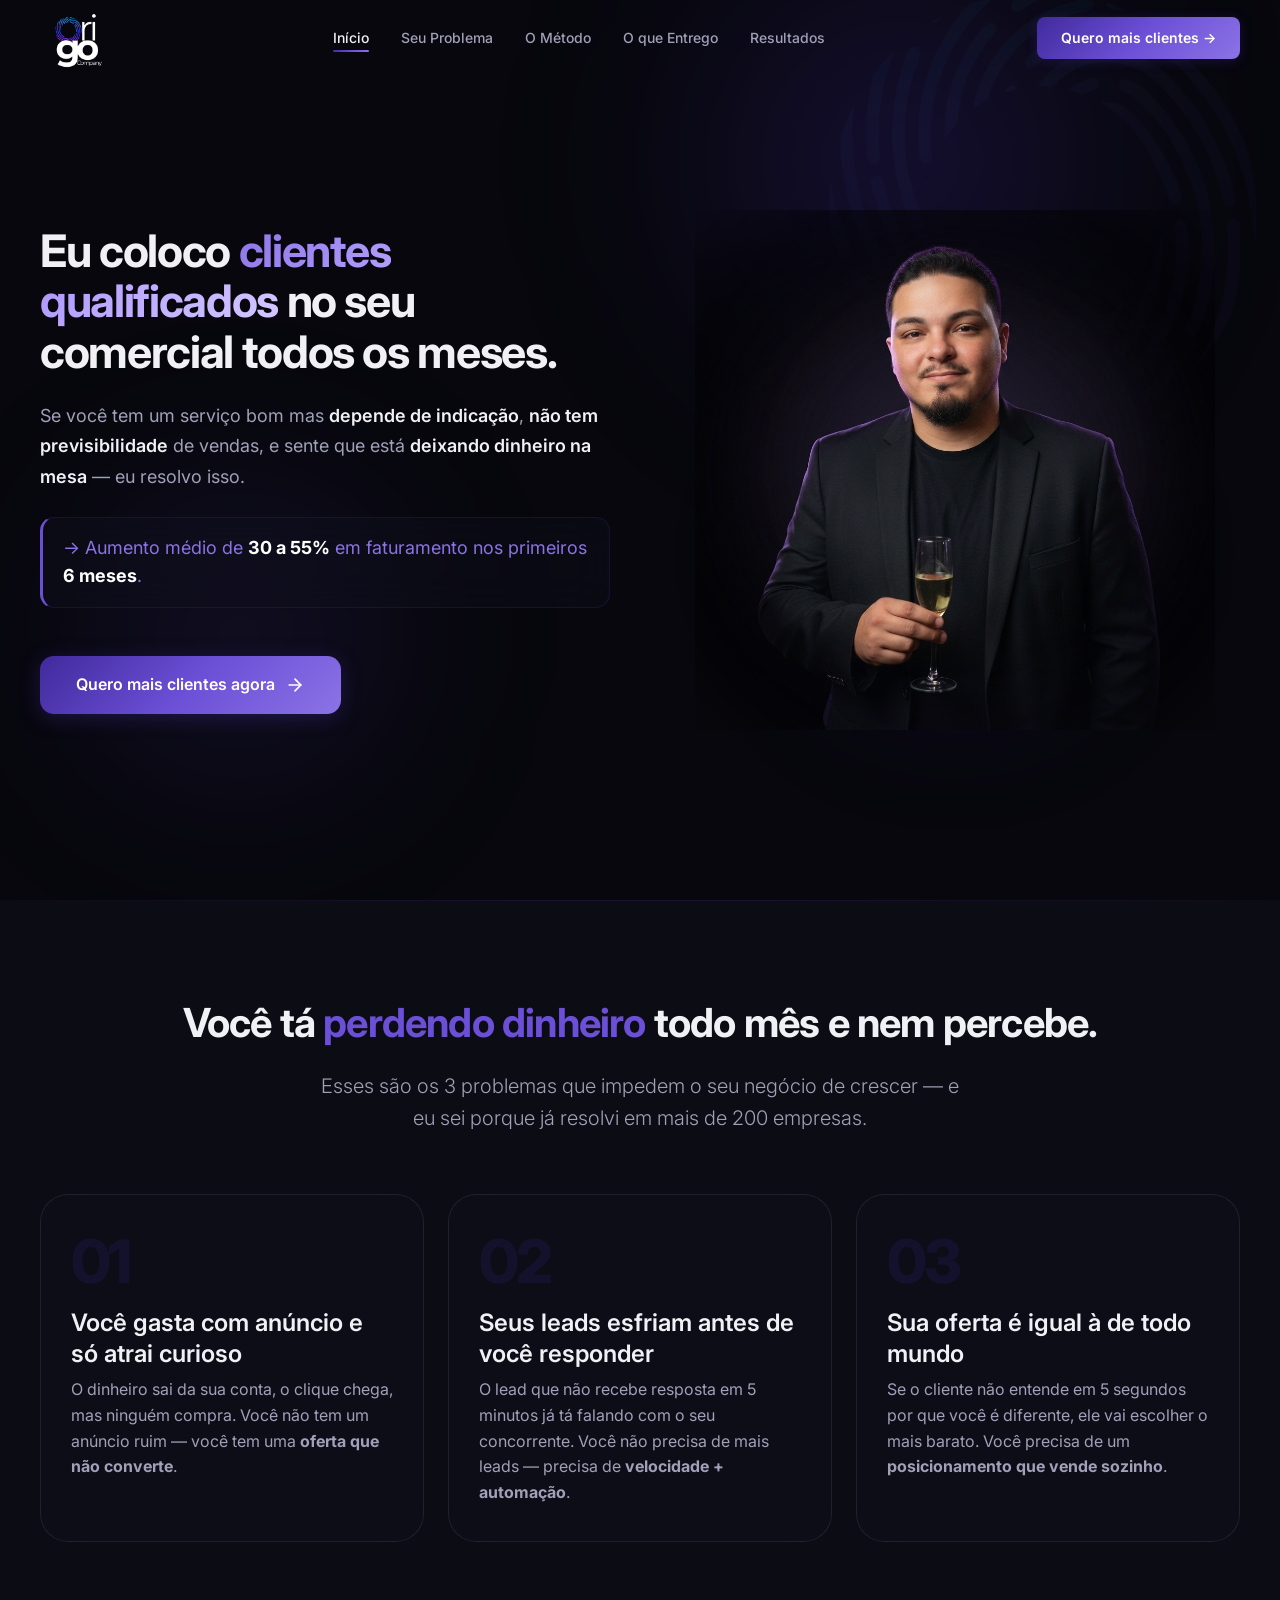
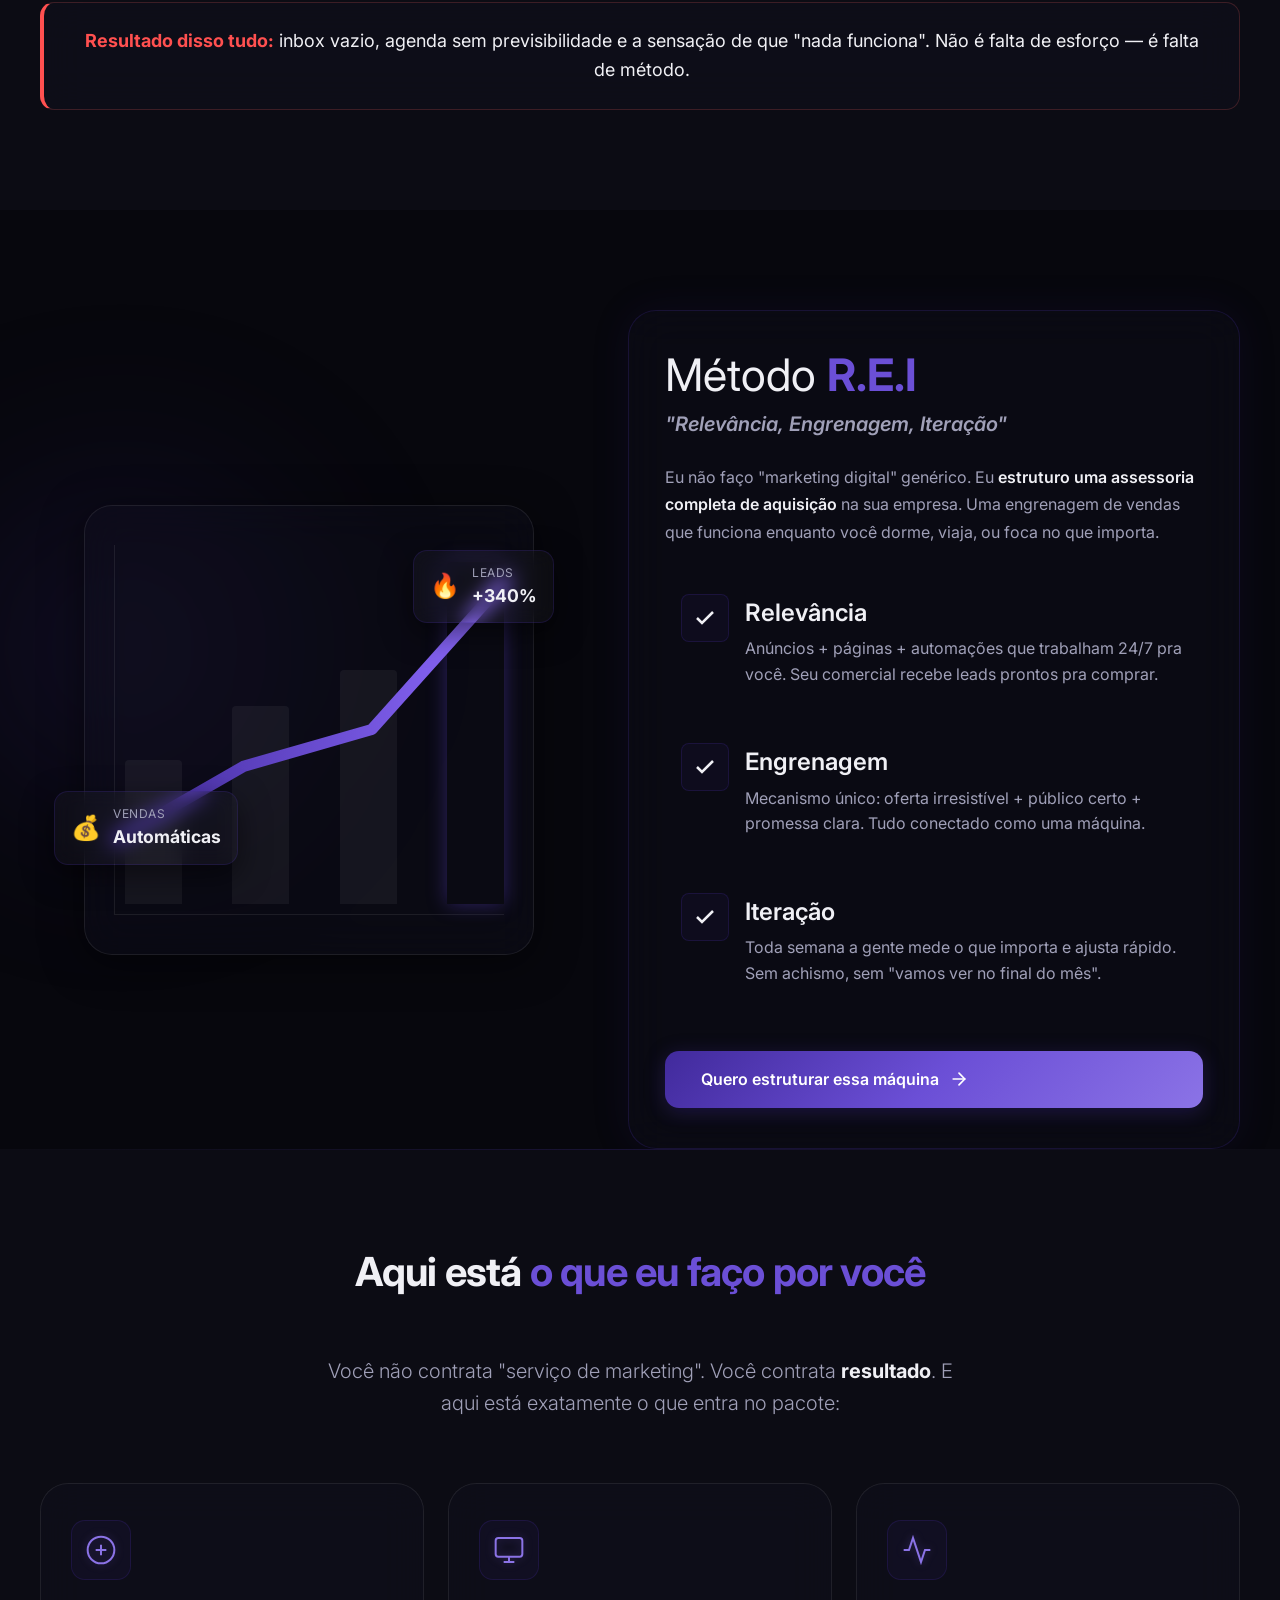
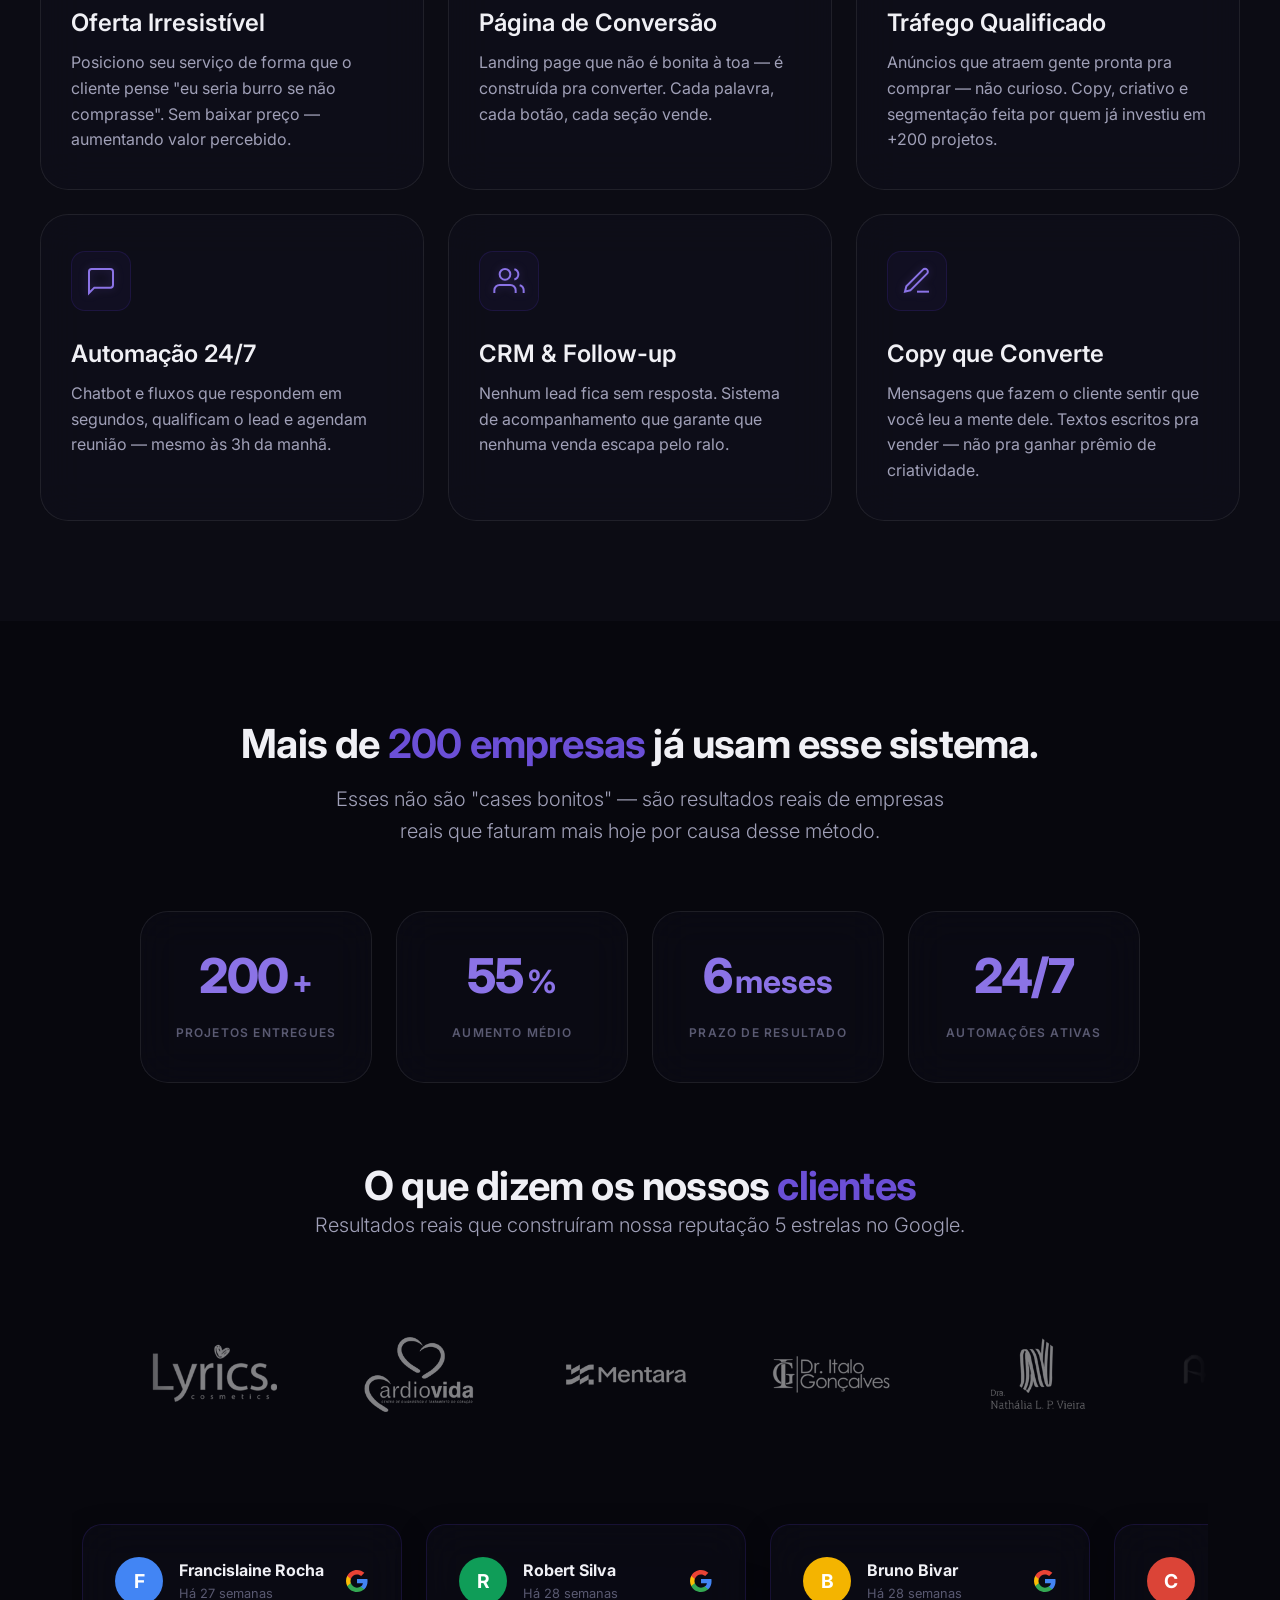
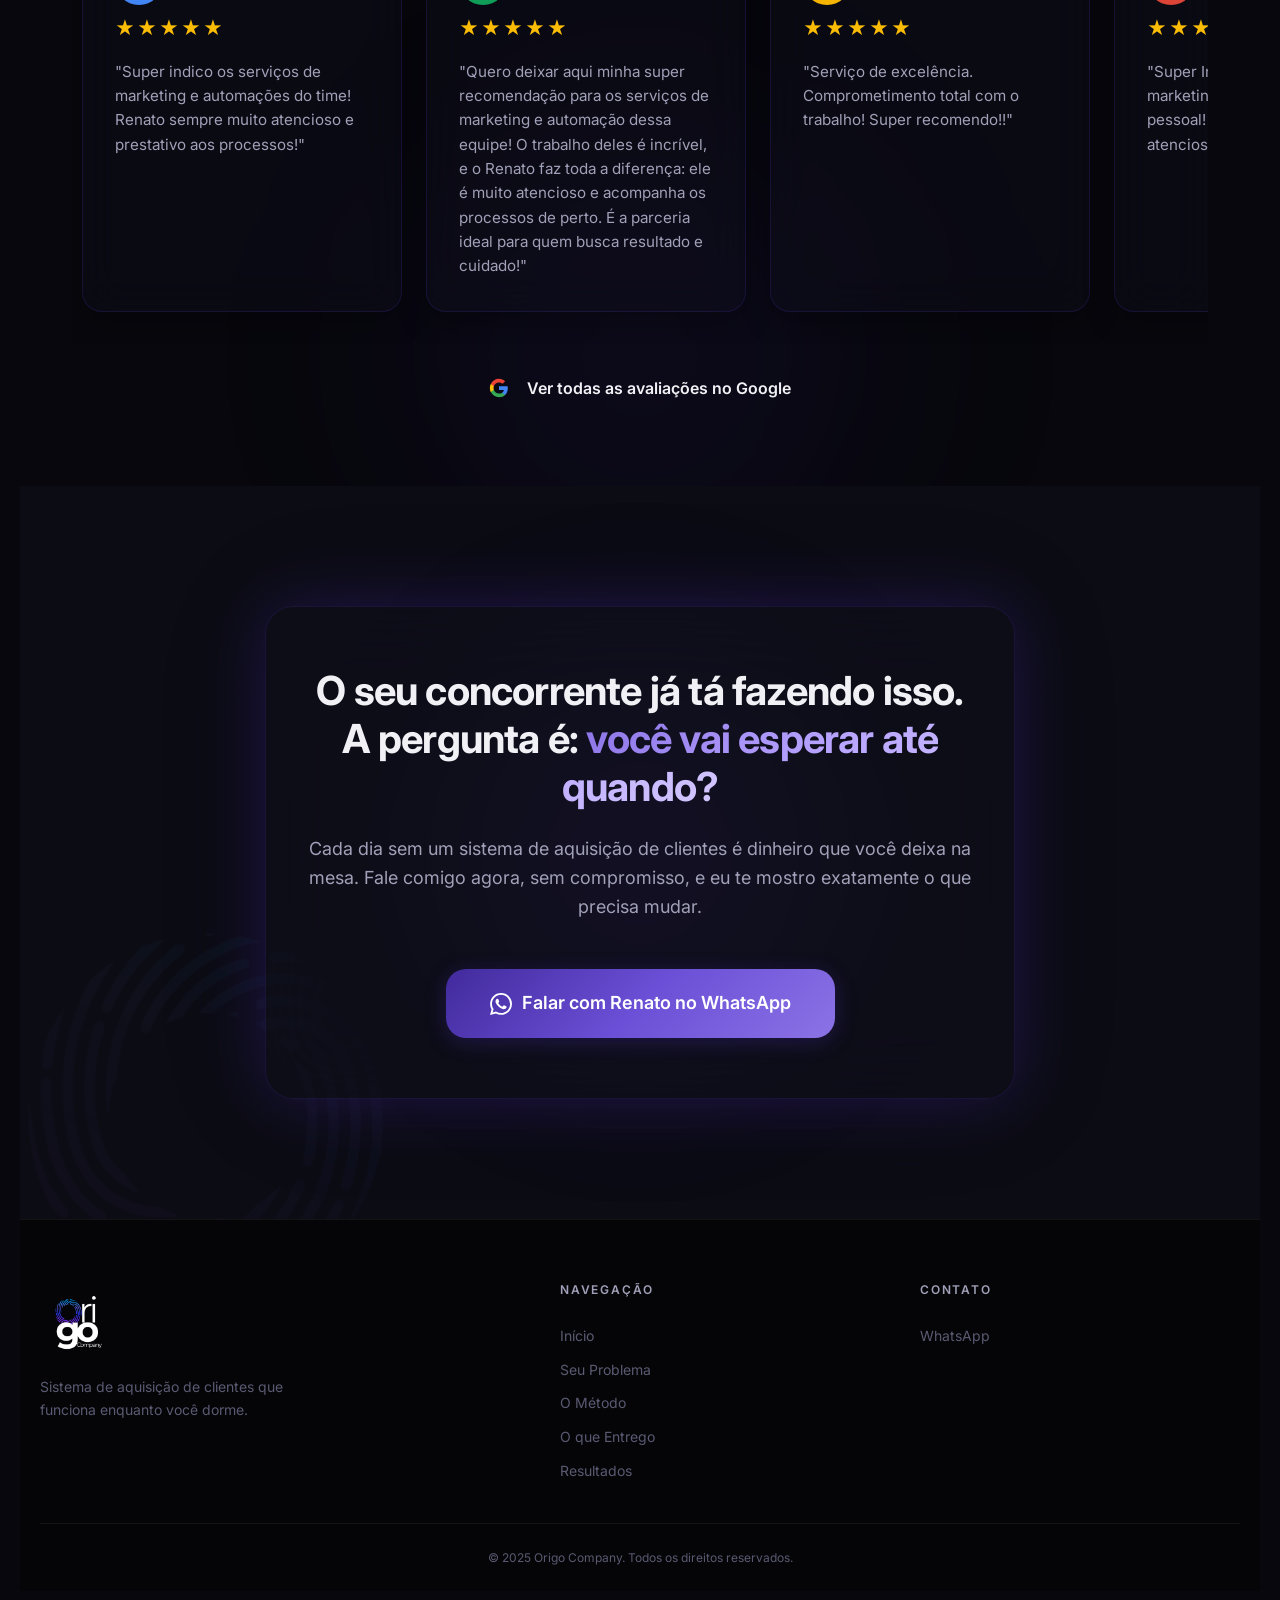
<file: lp-antiga.html>
<!DOCTYPE html>
<html lang="pt-BR">
<head>
  <meta charset="UTF-8">
  <meta name="viewport" content="width=device-width, initial-scale=1.0">
  <meta name="description" content="Origo Company — Sistema de aquisição de clientes que coloca leads qualificados no seu comercial todos os meses. +200 projetos, aumento médio de 30 a 55% em 6 meses.">
  <meta name="keywords" content="marketing digital, aquisição de clientes, vendas, leads qualificados, tráfego pago, automação de vendas, Origo Company">
  <meta name="author" content="Origo Company">
  <meta name="robots" content="index, follow">
  <meta name="theme-color" content="#07070D">
  <link rel="canonical" href="https://origocompany.com.br/">

  <!-- Open Graph -->
  <meta property="og:title" content="Origo Company — Sistema de Aquisição de Clientes">
  <meta property="og:description" content="Mais de 200 empresas já usam nosso método para lotar a agenda comercial. Descubra como.">
  <meta property="og:type" content="website">
  <meta property="og:url" content="https://origocompany.com.br/">
  <meta property="og:locale" content="pt_BR">
  <meta property="og:image" content="https://origocompany.com.br/assets/images/logo.png">

  <!-- Twitter Card -->
  <meta name="twitter:card" content="summary_large_image">
  <meta name="twitter:title" content="Origo Company — Sistema de Aquisição de Clientes">
  <meta name="twitter:description" content="Mais de 200 empresas já usam nosso método para lotar a agenda comercial.">
  <meta name="twitter:image" content="https://origocompany.com.br/assets/images/logo.png">

  <title>Origo Company — Sistema de Aquisição de Clientes</title>
  
  <link rel="preconnect" href="https://fonts.googleapis.com">
  <link rel="preconnect" href="https://fonts.gstatic.com" crossorigin>
  <link rel="preconnect" href="https://wa.me">
  <link rel="dns-prefetch" href="https://wa.me">
  <link href="https://fonts.googleapis.com/css2?family=Inter:wght@300;400;500;600;700;800;900&display=swap" rel="stylesheet">
  <link rel="stylesheet" href="styles.css">
  <link rel="icon" href="assets/images/favicon.png" type="image/png">

  <!-- Schema.org Markup -->
  <script type="application/ld+json">
  {
    "@context": "https://schema.org",
    "@type": "MarketingAgency",
    "name": "Origo Company",
    "url": "https://origocompany.com.br",
    "logo": "https://origocompany.com.br/assets/images/logo.png",
    "image": "https://origocompany.com.br/assets/images/logo.png",
    "description": "Sistema de aquisição de clientes que coloca leads qualificados no seu comercial todos os meses.",
    "telephone": "+5581985647633",
    "address": {
      "@type": "PostalAddress",
      "addressCountry": "BR"
    },
    "sameAs": [
      "https://g.page/r/CS9shM6BSzsdEAI/review"
    ]
  }
  </script>
</head>
<body>

  <!-- NAVBAR -->
  <nav class="navbar" id="navbar">
    <div class="navbar__container">
      <a href="#" class="navbar__logo">
        <img src="assets/images/logo.png" alt="Origo Company" class="navbar__logo-img">
      </a>
      <ul class="navbar__menu" id="navMenu">
        <li><a href="#hero" class="navbar__link">Início</a></li>
        <li><a href="#problemas" class="navbar__link">Seu Problema</a></li>
        <li><a href="#metodo" class="navbar__link">O Método</a></li>
        <li><a href="#entrega" class="navbar__link">O que Entrego</a></li>
        <li><a href="#resultados" class="navbar__link">Resultados</a></li>
      </ul>
      <a href="https://wa.me/5581985647633" target="_blank" rel="noopener noreferrer" class="navbar__cta">
        Quero mais clientes →
      </a>
      <button class="navbar__toggle" id="navToggle" aria-label="Abrir menu">
        <span></span><span></span><span></span>
      </button>
    </div>
  </nav>

  <!-- HERO — Hormozi style: specific promise + proof -->
  <section class="hero" id="hero">
    <div class="hero__bg-effects">
      <div class="hero__orb hero__orb--1"></div>
      <div class="hero__orb hero__orb--2"></div>
      <div class="hero__bg-logo"></div>
    </div>
    <div class="hero__container">
      <div class="hero__content" data-animate="fade-left">
        <h1 class="hero__title">
          Eu coloco <strong class="text-gradient">clientes qualificados</strong> no seu comercial todos os meses.
        </h1>
        <p class="hero__description">
          Se você tem um serviço bom mas <strong>depende de indicação</strong>, <strong>não tem previsibilidade</strong> de vendas, e sente que está <strong>deixando dinheiro na mesa</strong> — eu resolvo isso.
        </p>
        <p class="hero__proof">
          → Aumento médio de <strong>30 a 55%</strong> em faturamento nos primeiros <strong>6 meses</strong>.
        </p>
        <a href="https://wa.me/5581985647633" target="_blank" rel="noopener noreferrer" class="btn btn--primary btn--lg" id="hero-cta">
          Quero mais clientes agora
          <svg width="20" height="20" viewBox="0 0 24 24" fill="none" stroke="currentColor" stroke-width="2" stroke-linecap="round" stroke-linejoin="round"><line x1="5" y1="12" x2="19" y2="12"></line><polyline points="12 5 19 12 12 19"></polyline></svg>
        </a>
        </a>
      </div>
      <div class="hero__visual" data-animate="fade-right">
        <div class="hero__image-wrapper">
          <div class="hero__image-glow"></div>
          <img src="assets/images/renato-edited.png" alt="Renato — CEO Origo Company" class="hero__photo">
        </div>
      </div>
    </div>
  </section>

  <!-- PROBLEMAS — Hormozi: agitate the pain -->
  <section class="problems" id="problemas">
    <div class="problems__container">
      <div class="problems__header" data-animate="fade-up">
        <h2 class="section-title">
          Você tá <span class="text-accent">perdendo dinheiro</span> todo mês e nem percebe.
        </h2>
        <p class="section-subtitle">
          Esses são os 3 problemas que impedem o seu negócio de crescer — e eu sei porque já resolvi em mais de 200 empresas.
        </p>
      </div>
      <div class="problems__grid">
        <div class="problem-card" data-animate="fade-up" data-delay="100">
          <div class="problem-card__number">01</div>
          <div class="problem-card__content">
            <h3 class="problem-card__title">Você gasta com anúncio e só atrai curioso</h3>
            <p class="problem-card__desc">O dinheiro sai da sua conta, o clique chega, mas ninguém compra. Você não tem um anúncio ruim — você tem uma <strong>oferta que não converte</strong>.</p>
          </div>
          <div class="problem-card__glow"></div>
        </div>
        <div class="problem-card" data-animate="fade-up" data-delay="200">
          <div class="problem-card__number">02</div>
          <div class="problem-card__content">
            <h3 class="problem-card__title">Seus leads esfriam antes de você responder</h3>
            <p class="problem-card__desc">O lead que não recebe resposta em 5 minutos já tá falando com o seu concorrente. Você não precisa de mais leads — precisa de <strong>velocidade + automação</strong>.</p>
          </div>
          <div class="problem-card__glow"></div>
        </div>
        <div class="problem-card" data-animate="fade-up" data-delay="300">
          <div class="problem-card__number">03</div>
          <div class="problem-card__content">
            <h3 class="problem-card__title">Sua oferta é igual à de todo mundo</h3>
            <p class="problem-card__desc">Se o cliente não entende em 5 segundos por que você é diferente, ele vai escolher o mais barato. Você precisa de um <strong>posicionamento que vende sozinho</strong>.</p>
          </div>
          <div class="problem-card__glow"></div>
        </div>
      </div>
      <div class="problems__result" data-animate="fade-up">
        <p><strong>Resultado disso tudo:</strong> inbox vazio, agenda sem previsibilidade e a sensação de que "nada funciona". Não é falta de esforço — é falta de método.</p>
      </div>
    </div>
  </section>

  <!-- MÉTODO R.E.I — Hormozi: show the mechanism -->
  <section class="method" id="metodo">
    <div class="method__bg-effects">
      <div class="method__orb"></div>
    </div>
    <div class="method__container">
      <div class="method__left" data-animate="fade-left">
        <div class="method__graphic">
          <div class="method__graphic-bg"></div>
          
          <div class="method__chart">
            <div class="chart-bar" style="--h: 40%"></div>
            <div class="chart-bar" style="--h: 55%"></div>
            <div class="chart-bar" style="--h: 65%"></div>
            <div class="chart-bar chart-bar--accent" style="--h: 95%"></div>
            
            <div class="chart-line">
              <svg viewBox="0 0 100 100" preserveAspectRatio="none">
                <path d="M0,80 L33,60 L66,50 L100,10" fill="none" stroke="url(#gradient)" stroke-width="3" stroke-linecap="round" stroke-linejoin="round" />
                <defs>
                  <linearGradient id="gradient" x1="0%" y1="0%" x2="100%" y2="0%">
                    <stop offset="0%" stop-color="#412A9C" />
                    <stop offset="100%" stop-color="#8E6BFF" />
                  </linearGradient>
                </defs>
              </svg>
            </div>
          </div>
          
          <div class="method__graphic-card method__graphic-card--1">
            <div class="mg-icon">🔥</div>
            <div class="mg-info">
              <span class="mg-title">Leads</span>
              <span class="mg-value">+340%</span>
            </div>
          </div>
          <div class="method__graphic-card method__graphic-card--2">
            <div class="mg-icon">💰</div>
            <div class="mg-info">
              <span class="mg-title">Vendas</span>
              <span class="mg-value">Automáticas</span>
            </div>
          </div>
          
        </div>
      </div>
      <div class="method__right" data-animate="fade-right">
        <h2 class="method__title">
          Método <span class="text-accent">R.E.I</span>
        </h2>
        <p class="method__subtitle">"Relevância, Engrenagem, Iteração"</p>
        <p class="method__desc">
          Eu não faço "marketing digital" genérico. Eu <strong>estruturo uma assessoria completa de aquisição</strong> na sua empresa. Uma engrenagem de vendas que funciona enquanto você dorme, viaja, ou foca no que importa.
        </p>
        <div class="method__items">
          <div class="method__item">
            <div class="method__item-icon">
              <svg width="24" height="24" viewBox="0 0 24 24" fill="none" stroke="currentColor" stroke-width="2.5"><polyline points="20 6 9 17 4 12"></polyline></svg>
            </div>
            <div class="method__item-content">
              <h3>Relevância</h3>
              <p>Anúncios + páginas + automações que trabalham 24/7 pra você. Seu comercial recebe leads prontos pra comprar.</p>
            </div>
          </div>
          <div class="method__item">
            <div class="method__item-icon">
              <svg width="24" height="24" viewBox="0 0 24 24" fill="none" stroke="currentColor" stroke-width="2.5"><polyline points="20 6 9 17 4 12"></polyline></svg>
            </div>
            <div class="method__item-content">
              <h3>Engrenagem</h3>
              <p>Mecanismo único: oferta irresistível + público certo + promessa clara. Tudo conectado como uma máquina.</p>
            </div>
          </div>
          <div class="method__item">
            <div class="method__item-icon">
              <svg width="24" height="24" viewBox="0 0 24 24" fill="none" stroke="currentColor" stroke-width="2.5"><polyline points="20 6 9 17 4 12"></polyline></svg>
            </div>
            <div class="method__item-content">
              <h3>Iteração</h3>
              <p>Toda semana a gente mede o que importa e ajusta rápido. Sem achismo, sem "vamos ver no final do mês".</p>
            </div>
          </div>
        </div>
        <a href="https://wa.me/5581985647633" target="_blank" rel="noopener noreferrer" class="btn btn--primary btn--lg">
          Quero estruturar essa máquina
          <svg width="20" height="20" viewBox="0 0 24 24" fill="none" stroke="currentColor" stroke-width="2" stroke-linecap="round" stroke-linejoin="round"><line x1="5" y1="12" x2="19" y2="12"></line><polyline points="12 5 19 12 12 19"></polyline></svg>
        </a>
      </div>
    </div>
  </section>

  <!-- ENTREGA — Hormozi value stack -->
  <section class="services" id="entrega">
    <div class="services__container">
      <h2 class="section-title" data-animate="fade-up" style="text-align:center;">
        Aqui está <span class="text-accent">o que eu faço por você</span>
      </h2>
      <p class="section-subtitle" data-animate="fade-up" style="text-align:center; margin: 0 auto var(--space-3xl);">
        Você não contrata "serviço de marketing". Você contrata <strong>resultado</strong>. E aqui está exatamente o que entra no pacote:
      </p>
      <div class="services__grid">
        <div class="service-card" data-animate="fade-up" data-delay="100">
          <div class="service-card__icon">
            <svg width="32" height="32" viewBox="0 0 24 24" fill="none" stroke="currentColor" stroke-width="1.5"><circle cx="12" cy="12" r="10"></circle><line x1="12" y1="8" x2="12" y2="16"></line><line x1="8" y1="12" x2="16" y2="12"></line></svg>
          </div>
          <h3 class="service-card__title">Oferta Irresistível</h3>
          <p class="service-card__desc">Posiciono seu serviço de forma que o cliente pense "eu seria burro se não comprasse". Sem baixar preço — aumentando valor percebido.</p>
        </div>
        <div class="service-card" data-animate="fade-up" data-delay="200">
          <div class="service-card__icon">
            <svg width="32" height="32" viewBox="0 0 24 24" fill="none" stroke="currentColor" stroke-width="1.5"><rect x="2" y="3" width="20" height="14" rx="2" ry="2"></rect><line x1="8" y1="21" x2="16" y2="21"></line><line x1="12" y1="17" x2="12" y2="21"></line></svg>
          </div>
          <h3 class="service-card__title">Página de Conversão</h3>
          <p class="service-card__desc">Landing page que não é bonita à toa — é construída pra converter. Cada palavra, cada botão, cada seção vende.</p>
        </div>
        <div class="service-card" data-animate="fade-up" data-delay="300">
          <div class="service-card__icon">
            <svg width="32" height="32" viewBox="0 0 24 24" fill="none" stroke="currentColor" stroke-width="1.5"><polyline points="22 12 18 12 15 21 9 3 6 12 2 12"></polyline></svg>
          </div>
          <h3 class="service-card__title">Tráfego Qualificado</h3>
          <p class="service-card__desc">Anúncios que atraem gente pronta pra comprar — não curioso. Copy, criativo e segmentação feita por quem já investiu em +200 projetos.</p>
        </div>
        <div class="service-card" data-animate="fade-up" data-delay="400">
          <div class="service-card__icon">
            <svg width="32" height="32" viewBox="0 0 24 24" fill="none" stroke="currentColor" stroke-width="1.5"><path d="M21 15a2 2 0 0 1-2 2H7l-4 4V5a2 2 0 0 1 2-2h14a2 2 0 0 1 2 2z"></path></svg>
          </div>
          <h3 class="service-card__title">Automação 24/7</h3>
          <p class="service-card__desc">Chatbot e fluxos que respondem em segundos, qualificam o lead e agendam reunião — mesmo às 3h da manhã.</p>
        </div>
        <div class="service-card" data-animate="fade-up" data-delay="500">
          <div class="service-card__icon">
            <svg width="32" height="32" viewBox="0 0 24 24" fill="none" stroke="currentColor" stroke-width="1.5"><path d="M17 21v-2a4 4 0 0 0-4-4H5a4 4 0 0 0-4 4v2"></path><circle cx="9" cy="7" r="4"></circle><path d="M23 21v-2a4 4 0 0 0-3-3.87"></path><path d="M16 3.13a4 4 0 0 1 0 7.75"></path></svg>
          </div>
          <h3 class="service-card__title">CRM & Follow-up</h3>
          <p class="service-card__desc">Nenhum lead fica sem resposta. Sistema de acompanhamento que garante que nenhuma venda escapa pelo ralo.</p>
        </div>
        <div class="service-card" data-animate="fade-up" data-delay="600">
          <div class="service-card__icon">
            <svg width="32" height="32" viewBox="0 0 24 24" fill="none" stroke="currentColor" stroke-width="1.5"><path d="M12 20h9"></path><path d="M16.5 3.5a2.121 2.121 0 0 1 3 3L7 19l-4 1 1-4L16.5 3.5z"></path></svg>
          </div>
          <h3 class="service-card__title">Copy que Converte</h3>
          <p class="service-card__desc">Mensagens que fazem o cliente sentir que você leu a mente dele. Textos escritos pra vender — não pra ganhar prêmio de criatividade.</p>
        </div>
      </div>
    </div>
  </section>

  <!-- RESULTADOS / PROVA -->
  <section class="results" id="resultados">
    <div class="results__bg-effects">
      <div class="results__orb"></div>
    </div>
    <div class="results__container">
      <h2 class="section-title" data-animate="fade-up" style="text-align:center;">
        Mais de <span class="text-accent">200 empresas</span> já usam esse sistema.
      </h2>
      <p class="section-subtitle" data-animate="fade-up" style="text-align:center; margin: 0 auto var(--space-3xl);">
        Esses não são "cases bonitos" — são resultados reais de empresas reais que faturam mais hoje por causa desse método.
      </p>
      <div class="results__stats" data-animate="fade-up">
        <div class="stat-card">
          <div class="stat-card__number" data-count="200">0</div>
          <div class="stat-card__plus">+</div>
          <div class="stat-card__label">Projetos Entregues</div>
        </div>
        <div class="stat-card">
          <div class="stat-card__number" data-count="55">0</div>
          <div class="stat-card__plus">%</div>
          <div class="stat-card__label">Aumento Médio</div>
        </div>
        <div class="stat-card">
          <div class="stat-card__number" data-count="6">0</div>
          <div class="stat-card__plus"> meses</div>
          <div class="stat-card__label">Prazo de Resultado</div>
        </div>
        <div class="stat-card">
          <div class="stat-card__number">24/7</div>
          <div class="stat-card__plus"></div>
          <div class="stat-card__label">Automações Ativas</div>
        </div>
      </div>
    </div>
  <!-- AVALIAÇÕES / REVIEWS -->
  <section class="reviews" id="avaliacoes">
    <div class="reviews__container">
      <h2 class="section-title" data-animate="fade-up" style="text-align:center;">
        O que dizem os nossos <span class="text-accent">clientes</span>
      </h2>
      <p class="section-subtitle" data-animate="fade-up" style="text-align:center; margin: 0 auto var(--space-3xl);">
        Resultados reais que construíram nossa reputação 5 estrelas no Google.
      </p>

      <!-- MARQUEE DE CLIENTES -->
      <div class="clients-marquee" data-animate="fade-up" data-delay="50">
        <div class="clients-marquee__track">
          <img loading="lazy" src="assets/images/clients/client-1.png" alt="Cliente">
          <img loading="lazy" src="assets/images/clients/client-2.png" alt="Cliente">
          <img loading="lazy" src="assets/images/clients/client-3.png" alt="Cliente">
          <img loading="lazy" src="assets/images/clients/client-4.png" alt="Cliente">
          <img loading="lazy" src="assets/images/clients/client-5.png" alt="Cliente">
          <img loading="lazy" src="assets/images/clients/client-6.png" alt="Cliente">
          <img loading="lazy" src="assets/images/clients/client-7.png" alt="Cliente">
          <img loading="lazy" src="assets/images/clients/client-8.png" alt="Cliente">
          <img loading="lazy" src="assets/images/clients/client-9.png" alt="Cliente">
          <img loading="lazy" src="assets/images/clients/client-10.png" alt="Cliente">
          <img loading="lazy" src="assets/images/clients/client-11.png" alt="Cliente">
          <img loading="lazy" src="assets/images/clients/client-12.png" alt="Cliente">
          <img loading="lazy" src="assets/images/clients/client-13.png" alt="Cliente">
          <img loading="lazy" src="assets/images/clients/client-14.png" alt="Cliente">
          <img loading="lazy" src="assets/images/clients/client-15.png" alt="Cliente">
          <img loading="lazy" src="assets/images/clients/client-16.png" alt="Cliente">
          <!-- Duplicate for infinite scroll -->
          <img loading="lazy" src="assets/images/clients/client-1.png" alt="Cliente">
          <img loading="lazy" src="assets/images/clients/client-2.png" alt="Cliente">
          <img loading="lazy" src="assets/images/clients/client-3.png" alt="Cliente">
          <img loading="lazy" src="assets/images/clients/client-4.png" alt="Cliente">
          <img loading="lazy" src="assets/images/clients/client-5.png" alt="Cliente">
          <img loading="lazy" src="assets/images/clients/client-6.png" alt="Cliente">
          <img loading="lazy" src="assets/images/clients/client-7.png" alt="Cliente">
          <img loading="lazy" src="assets/images/clients/client-8.png" alt="Cliente">
          <img loading="lazy" src="assets/images/clients/client-9.png" alt="Cliente">
          <img loading="lazy" src="assets/images/clients/client-10.png" alt="Cliente">
          <img loading="lazy" src="assets/images/clients/client-11.png" alt="Cliente">
          <img loading="lazy" src="assets/images/clients/client-12.png" alt="Cliente">
          <img loading="lazy" src="assets/images/clients/client-13.png" alt="Cliente">
          <img loading="lazy" src="assets/images/clients/client-14.png" alt="Cliente">
          <img loading="lazy" src="assets/images/clients/client-15.png" alt="Cliente">
          <img loading="lazy" src="assets/images/clients/client-16.png" alt="Cliente">
        </div>
      </div>
      
      <div class="reviews__grid">
        <!-- Review 1 -->
        <div class="review-card" data-animate="fade-up" data-delay="100">
          <div class="review-card__header">
            <div class="review-card__avatar" style="background:#4285F4">F</div>
            <div class="review-card__meta">
              <span class="review-card__name">Francislaine Rocha</span>
              <span class="review-card__date">Há 27 semanas</span>
            </div>
            <svg class="review-card__google" viewBox="0 0 24 24" width="24" height="24"><path fill="#4285F4" d="M22.56 12.25c0-.78-.07-1.53-.2-2.25H12v4.26h5.92c-.26 1.37-1.04 2.53-2.21 3.31v2.77h3.57c2.08-1.92 3.28-4.74 3.28-8.09z"/><path fill="#34A853" d="M12 23c2.97 0 5.46-.98 7.28-2.66l-3.57-2.77c-.98.66-2.23 1.06-3.71 1.06-2.86 0-5.29-1.93-6.16-4.53H2.18v2.84C3.99 20.53 7.7 23 12 23z"/><path fill="#FBBC05" d="M5.84 14.09c-.22-.66-.35-1.36-.35-2.09s.13-1.43.35-2.09V7.07H2.18C1.43 8.55 1 10.22 1 12s.43 3.45 1.18 4.93l2.85-2.22.81-.62z"/><path fill="#EA4335" d="M12 5.38c1.62 0 3.06.56 4.21 1.64l3.15-3.15C17.45 2.09 14.97 1 12 1 7.7 1 3.99 3.47 2.18 7.07l3.66 2.84c.87-2.6 3.3-4.53 6.16-4.53z"/></svg>
          </div>
          <div class="review-card__stars">
            ★★★★★
          </div>
          <p class="review-card__text">
            "Super indico os serviços de marketing e automações do time! Renato sempre muito atencioso e prestativo aos processos!"
          </p>
        </div>
        
        <!-- Review 2 -->
        <div class="review-card" data-animate="fade-up" data-delay="200">
          <div class="review-card__header">
            <div class="review-card__avatar" style="background:#0F9D58">R</div>
            <div class="review-card__meta">
              <span class="review-card__name">Robert Silva</span>
              <span class="review-card__date">Há 28 semanas</span>
            </div>
            <svg class="review-card__google" viewBox="0 0 24 24" width="24" height="24"><path fill="#4285F4" d="M22.56 12.25c0-.78-.07-1.53-.2-2.25H12v4.26h5.92c-.26 1.37-1.04 2.53-2.21 3.31v2.77h3.57c2.08-1.92 3.28-4.74 3.28-8.09z"/><path fill="#34A853" d="M12 23c2.97 0 5.46-.98 7.28-2.66l-3.57-2.77c-.98.66-2.23 1.06-3.71 1.06-2.86 0-5.29-1.93-6.16-4.53H2.18v2.84C3.99 20.53 7.7 23 12 23z"/><path fill="#FBBC05" d="M5.84 14.09c-.22-.66-.35-1.36-.35-2.09s.13-1.43.35-2.09V7.07H2.18C1.43 8.55 1 10.22 1 12s.43 3.45 1.18 4.93l2.85-2.22.81-.62z"/><path fill="#EA4335" d="M12 5.38c1.62 0 3.06.56 4.21 1.64l3.15-3.15C17.45 2.09 14.97 1 12 1 7.7 1 3.99 3.47 2.18 7.07l3.66 2.84c.87-2.6 3.3-4.53 6.16-4.53z"/></svg>
          </div>
          <div class="review-card__stars">
            ★★★★★
          </div>
          <p class="review-card__text">
            "Quero deixar aqui minha super recomendação para os serviços de marketing e automação dessa equipe! O trabalho deles é incrível, e o Renato faz toda a diferença: ele é muito atencioso e acompanha os processos de perto. É a parceria ideal para quem busca resultado e cuidado!"
          </p>
        </div>

        <!-- Review 3 -->
        <div class="review-card" data-animate="fade-up" data-delay="300">
          <div class="review-card__header">
            <div class="review-card__avatar" style="background:#F4B400">B</div>
            <div class="review-card__meta">
              <span class="review-card__name">Bruno Bivar</span>
              <span class="review-card__date">Há 28 semanas</span>
            </div>
            <svg class="review-card__google" viewBox="0 0 24 24" width="24" height="24"><path fill="#4285F4" d="M22.56 12.25c0-.78-.07-1.53-.2-2.25H12v4.26h5.92c-.26 1.37-1.04 2.53-2.21 3.31v2.77h3.57c2.08-1.92 3.28-4.74 3.28-8.09z"/><path fill="#34A853" d="M12 23c2.97 0 5.46-.98 7.28-2.66l-3.57-2.77c-.98.66-2.23 1.06-3.71 1.06-2.86 0-5.29-1.93-6.16-4.53H2.18v2.84C3.99 20.53 7.7 23 12 23z"/><path fill="#FBBC05" d="M5.84 14.09c-.22-.66-.35-1.36-.35-2.09s.13-1.43.35-2.09V7.07H2.18C1.43 8.55 1 10.22 1 12s.43 3.45 1.18 4.93l2.85-2.22.81-.62z"/><path fill="#EA4335" d="M12 5.38c1.62 0 3.06.56 4.21 1.64l3.15-3.15C17.45 2.09 14.97 1 12 1 7.7 1 3.99 3.47 2.18 7.07l3.66 2.84c.87-2.6 3.3-4.53 6.16-4.53z"/></svg>
          </div>
          <div class="review-card__stars">
            ★★★★★
          </div>
          <p class="review-card__text">
            "Serviço de excelência. Comprometimento total com o trabalho! Super recomendo!!"
          </p>
        </div>

        <!-- Review 4 -->
        <div class="review-card" data-animate="fade-up" data-delay="400">
          <div class="review-card__header">
            <div class="review-card__avatar" style="background:#DB4437">C</div>
            <div class="review-card__meta">
              <span class="review-card__name">Caio Ribas</span>
              <span class="review-card__date">Há 28 semanas</span>
            </div>
            <svg class="review-card__google" viewBox="0 0 24 24" width="24" height="24"><path fill="#4285F4" d="M22.56 12.25c0-.78-.07-1.53-.2-2.25H12v4.26h5.92c-.26 1.37-1.04 2.53-2.21 3.31v2.77h3.57c2.08-1.92 3.28-4.74 3.28-8.09z"/><path fill="#34A853" d="M12 23c2.97 0 5.46-.98 7.28-2.66l-3.57-2.77c-.98.66-2.23 1.06-3.71 1.06-2.86 0-5.29-1.93-6.16-4.53H2.18v2.84C3.99 20.53 7.7 23 12 23z"/><path fill="#FBBC05" d="M5.84 14.09c-.22-.66-.35-1.36-.35-2.09s.13-1.43.35-2.09V7.07H2.18C1.43 8.55 1 10.22 1 12s.43 3.45 1.18 4.93l2.85-2.22.81-.62z"/><path fill="#EA4335" d="M12 5.38c1.62 0 3.06.56 4.21 1.64l3.15-3.15C17.45 2.09 14.97 1 12 1 7.7 1 3.99 3.47 2.18 7.07l3.66 2.84c.87-2.6 3.3-4.53 6.16-4.53z"/></svg>
          </div>
          <div class="review-card__stars">
            ★★★★★
          </div>
          <p class="review-card__text">
            "Super Indico os serviços de marketing e automações do pessoal! Renato sempre muito atencioso aos processos!"
          </p>
        </div>
      </div>
      
      <div class="reviews__action" data-animate="fade-up">
        <a href="https://g.page/r/CS9shM6BSzsdEAI/review" target="_blank" rel="noopener noreferrer" class="btn btn--outline">
          <svg viewBox="0 0 24 24" width="20" height="20" style="margin-right: 8px;"><path fill="#4285F4" d="M22.56 12.25c0-.78-.07-1.53-.2-2.25H12v4.26h5.92c-.26 1.37-1.04 2.53-2.21 3.31v2.77h3.57c2.08-1.92 3.28-4.74 3.28-8.09z"/><path fill="#34A853" d="M12 23c2.97 0 5.46-.98 7.28-2.66l-3.57-2.77c-.98.66-2.23 1.06-3.71 1.06-2.86 0-5.29-1.93-6.16-4.53H2.18v2.84C3.99 20.53 7.7 23 12 23z"/><path fill="#FBBC05" d="M5.84 14.09c-.22-.66-.35-1.36-.35-2.09s.13-1.43.35-2.09V7.07H2.18C1.43 8.55 1 10.22 1 12s.43 3.45 1.18 4.93l2.85-2.22.81-.62z"/><path fill="#EA4335" d="M12 5.38c1.62 0 3.06.56 4.21 1.64l3.15-3.15C17.45 2.09 14.97 1 12 1 7.7 1 3.99 3.47 2.18 7.07l3.66 2.84c.87-2.6 3.3-4.53 6.16-4.53z"/></svg>
          Ver todas as avaliações no Google
        </a>
      </div>
    </div>
  </section>

  <!-- CTA FINAL — Hormozi urgency -->
  <section class="cta-section" id="cta">
    <div class="cta-section__bg-logo"></div>
    <div class="cta-section__container">
      <div class="cta-section__content" data-animate="fade-up">
        <h2 class="cta-section__title">
          O seu concorrente já tá fazendo isso. <br>A pergunta é: <strong class="text-gradient">você vai esperar até quando?</strong>
        </h2>
        <p class="cta-section__desc">
          Cada dia sem um sistema de aquisição de clientes é dinheiro que você deixa na mesa. Fale comigo agora, sem compromisso, e eu te mostro exatamente o que precisa mudar.
        </p>
        <a href="https://wa.me/5581985647633" target="_blank" rel="noopener noreferrer" class="btn btn--primary btn--xl" id="final-cta">
          <svg width="24" height="24" viewBox="0 0 24 24" fill="currentColor"><path d="M17.472 14.382c-.297-.149-1.758-.867-2.03-.967-.273-.099-.471-.148-.67.15-.197.297-.767.966-.94 1.164-.173.199-.347.223-.644.075-.297-.15-1.255-.463-2.39-1.475-.883-.788-1.48-1.761-1.653-2.059-.173-.297-.018-.458.13-.606.134-.133.298-.347.446-.52.149-.174.198-.298.298-.497.099-.198.05-.371-.025-.52-.075-.149-.669-1.612-.916-2.207-.242-.579-.487-.5-.669-.51-.173-.008-.371-.01-.57-.01-.198 0-.52.074-.792.372-.272.297-1.04 1.016-1.04 2.479 0 1.462 1.065 2.875 1.213 3.074.149.198 2.096 3.2 5.077 4.487.709.306 1.262.489 1.694.625.712.227 1.36.195 1.871.118.571-.085 1.758-.719 2.006-1.413.248-.694.248-1.289.173-1.413-.074-.124-.272-.198-.57-.347m-5.421 7.403h-.004a9.87 9.87 0 01-5.031-1.378l-.361-.214-3.741.982.998-3.648-.235-.374a9.86 9.86 0 01-1.51-5.26c.001-5.45 4.436-9.884 9.888-9.884 2.64 0 5.122 1.03 6.988 2.898a9.825 9.825 0 012.893 6.994c-.003 5.45-4.437 9.884-9.885 9.884m8.413-18.297A11.815 11.815 0 0012.05 0C5.495 0 .16 5.335.157 11.892c0 2.096.547 4.142 1.588 5.945L.057 24l6.305-1.654a11.882 11.882 0 005.683 1.448h.005c6.554 0 11.89-5.335 11.893-11.893a11.821 11.821 0 00-3.48-8.413z"/></svg>
          Falar com Renato no WhatsApp
        </a>
      </div>
    </div>
  </section>

  <!-- FOOTER -->
  <footer class="footer">
    <div class="footer__container">
      <div class="footer__top">
        <div class="footer__brand">
          <a href="#" class="navbar__logo">
            <img src="assets/images/logo.png" alt="Origo Company" class="navbar__logo-img">
          </a>
          <p class="footer__tagline">Sistema de aquisição de clientes que funciona enquanto você dorme.</p>
        </div>
        <div class="footer__links">
          <h4>Navegação</h4>
          <ul>
            <li><a href="#hero">Início</a></li>
            <li><a href="#problemas">Seu Problema</a></li>
            <li><a href="#metodo">O Método</a></li>
            <li><a href="#entrega">O que Entrego</a></li>
            <li><a href="#resultados">Resultados</a></li>
          </ul>
        </div>
        <div class="footer__links">
          <h4>Contato</h4>
          <ul>
            <li><a href="https://wa.me/5581985647633" target="_blank" rel="noopener noreferrer">WhatsApp</a></li>
          </ul>
        </div>
      </div>
      <div class="footer__bottom">
        <p>&copy; 2025 Origo Company. Todos os direitos reservados.</p>
      </div>
    </div>
  </footer>

  <!-- STICKY CTA MOBILE -->
  <a href="https://wa.me/5581985647633" target="_blank" rel="noopener noreferrer" class="sticky-cta" id="stickyCta">
    <svg width="28" height="28" viewBox="0 0 24 24" fill="currentColor"><path d="M17.472 14.382c-.297-.149-1.758-.867-2.03-.967-.273-.099-.471-.148-.67.15-.197.297-.767.966-.94 1.164-.173.199-.347.223-.644.075-.297-.15-1.255-.463-2.39-1.475-.883-.788-1.48-1.761-1.653-2.059-.173-.297-.018-.458.13-.606.134-.133.298-.347.446-.52.149-.174.198-.298.298-.497.099-.198.05-.371-.025-.52-.075-.149-.669-1.612-.916-2.207-.242-.579-.487-.5-.669-.51-.173-.008-.371-.01-.57-.01-.198 0-.52.074-.792.372-.272.297-1.04 1.016-1.04 2.479 0 1.462 1.065 2.875 1.213 3.074.149.198 2.096 3.2 5.077 4.487.709.306 1.262.489 1.694.625.712.227 1.36.195 1.871.118.571-.085 1.758-.719 2.006-1.413.248-.694.248-1.289.173-1.413-.074-.124-.272-.198-.57-.347m-5.421 7.403h-.004a9.87 9.87 0 01-5.031-1.378l-.361-.214-3.741.982.998-3.648-.235-.374a9.86 9.86 0 01-1.51-5.26c.001-5.45 4.436-9.884 9.888-9.884 2.64 0 5.122 1.03 6.988 2.898a9.825 9.825 0 012.893 6.994c-.003 5.45-4.437 9.884-9.885 9.884m8.413-18.297A11.815 11.815 0 0012.05 0C5.495 0 .16 5.335.157 11.892c0 2.096.547 4.142 1.588 5.945L.057 24l6.305-1.654a11.882 11.882 0 005.683 1.448h.005c6.554 0 11.89-5.335 11.893-11.893a11.821 11.821 0 00-3.48-8.413z"/></svg>
  </a>

  <script src="script.js"></script>
</body>
</html>
</file>
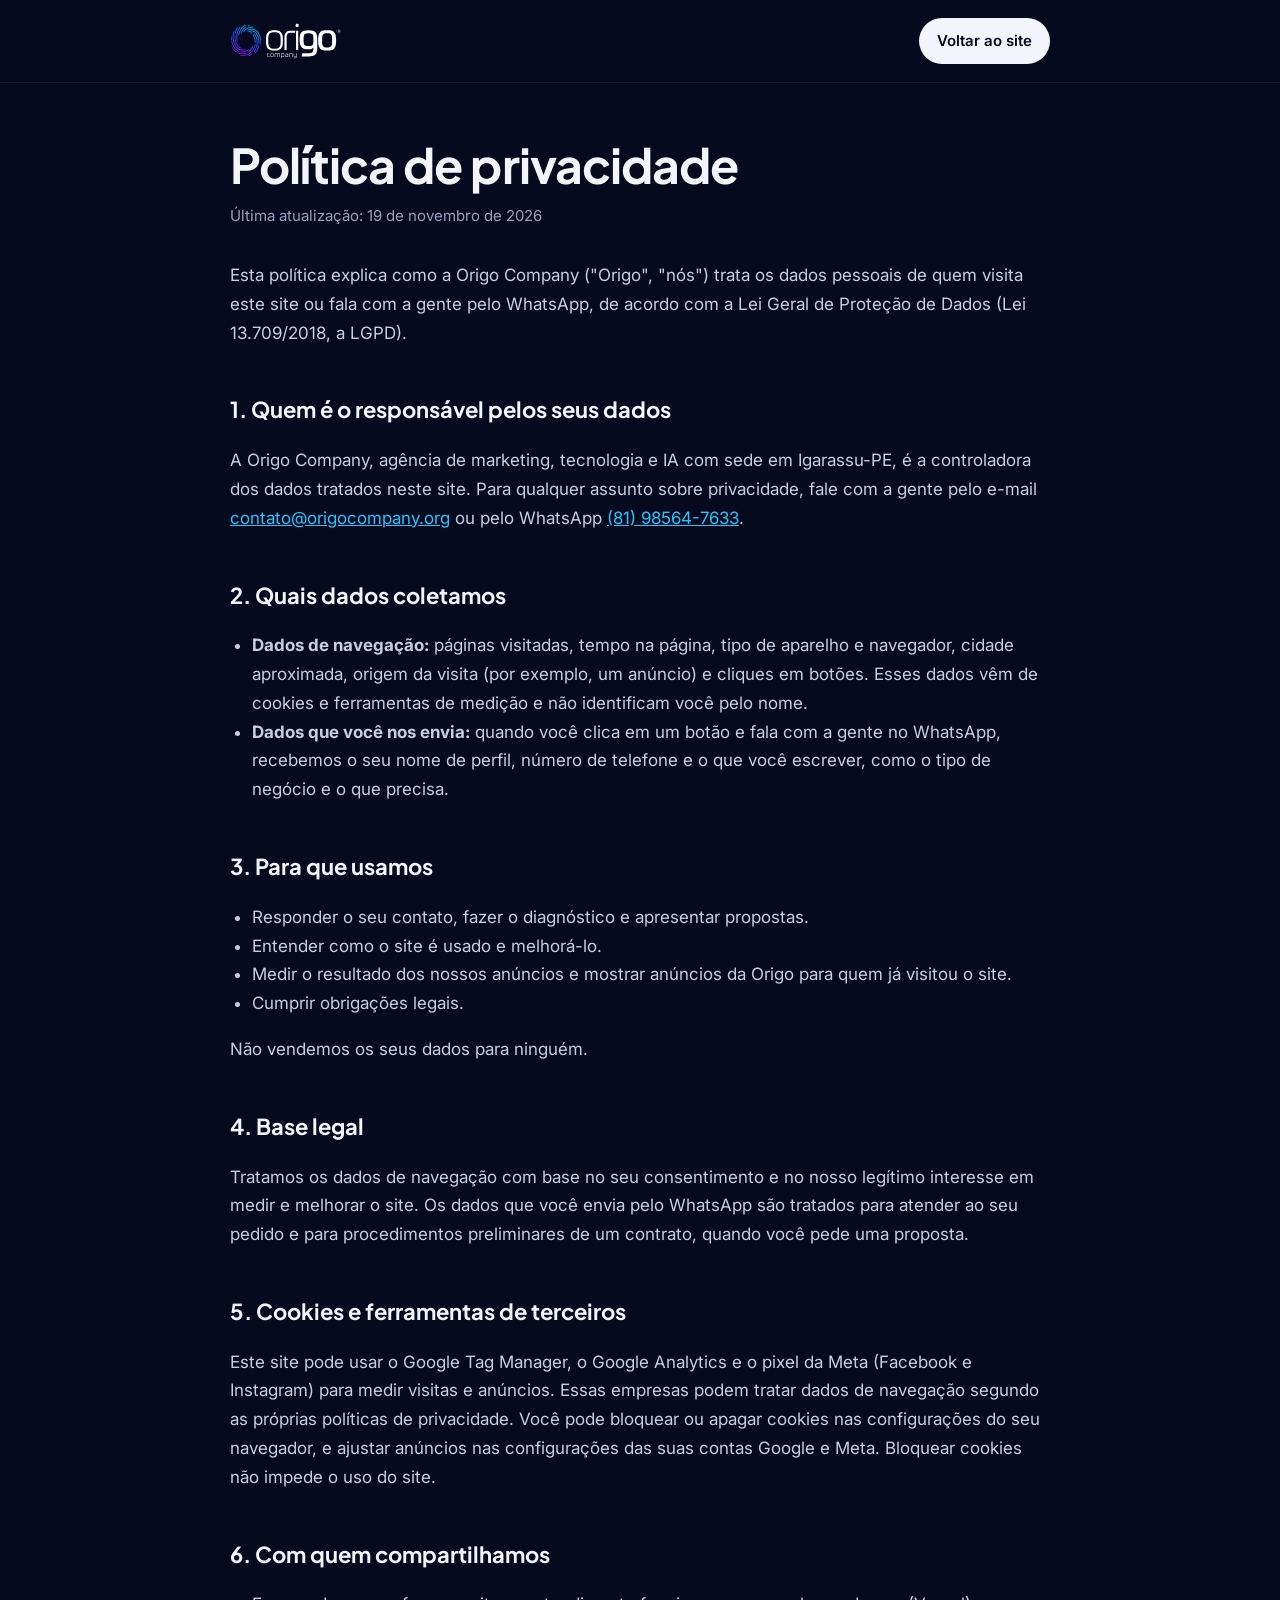
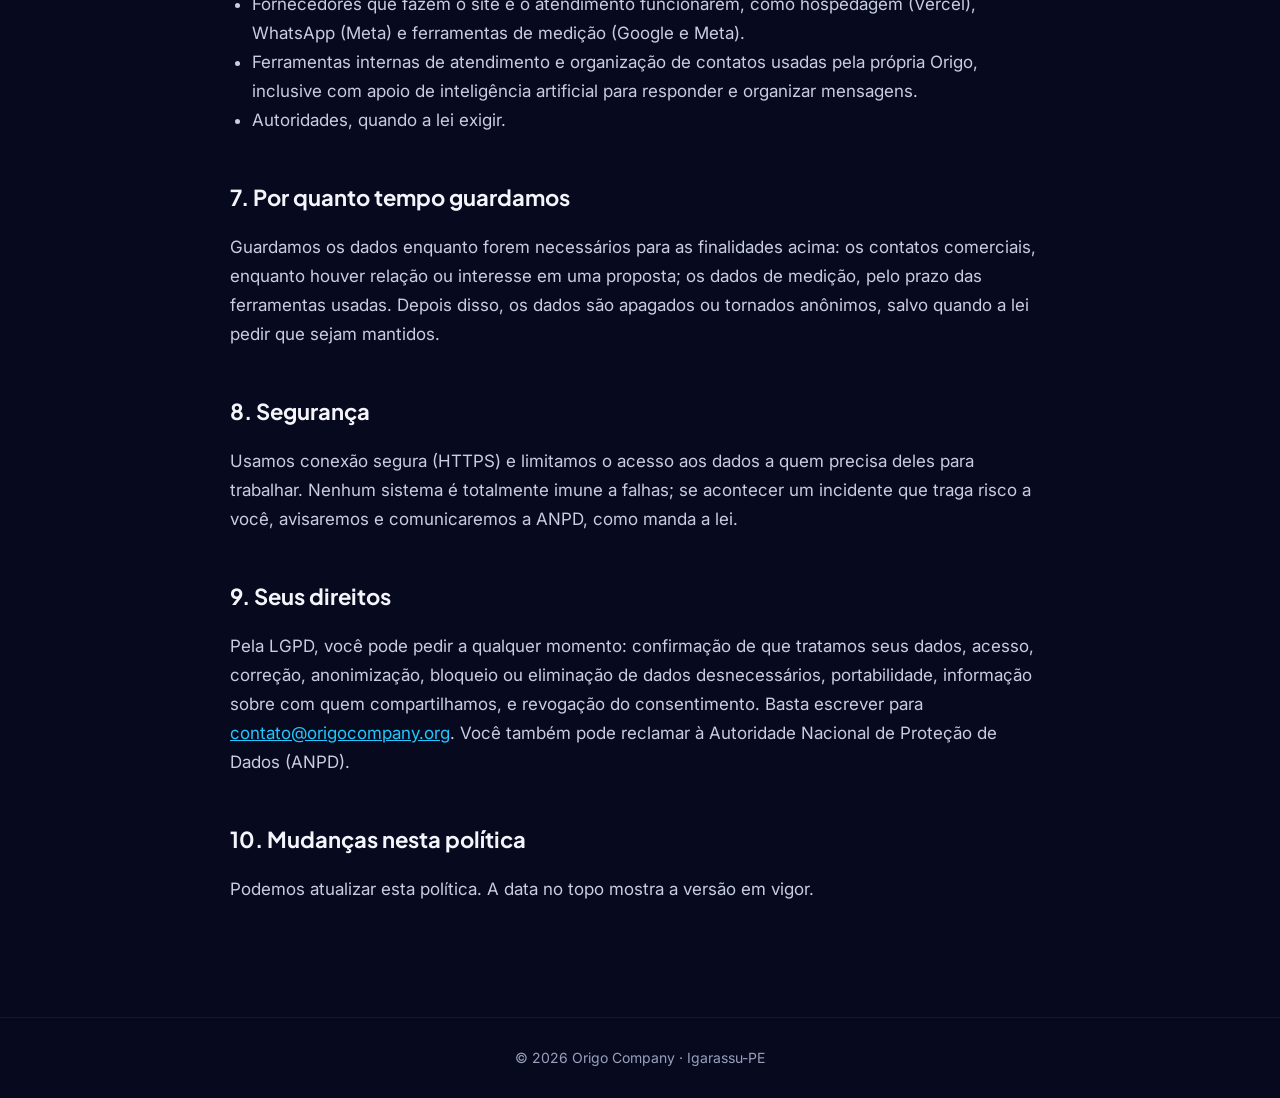
<file: privacidade.html>
<!doctype html>
<html lang="pt-BR">
<head>
<meta charset="utf-8">
<meta name="viewport" content="width=device-width, initial-scale=1">
<title>Política de privacidade · Origo Company</title>
<meta name="description" content="Como a Origo Company coleta, usa e protege os seus dados pessoais, de acordo com a LGPD.">
<meta name="theme-color" content="#070A1F">
<link rel="icon" href="/origo/assets/simbolo-origo.svg" type="image/svg+xml">
<link rel="preconnect" href="https://fonts.googleapis.com">
<link rel="preconnect" href="https://fonts.gstatic.com" crossorigin>
<link href="https://fonts.googleapis.com/css2?family=Inter:wght@400;500;600&family=Plus+Jakarta+Sans:wght@700;800&display=swap" rel="stylesheet">
<style>
body{margin:0;background:#070A1F;color:#F4F5FA;font-family:Inter,system-ui,sans-serif;font-size:17px;line-height:1.7}
a{color:#22C7FF}a:hover{color:#7FDDFF}
.topo{border-bottom:1px solid rgba(255,255,255,.06)}
.topo div{max-width:820px;margin:0 auto;padding:18px 24px;display:flex;align-items:center;justify-content:space-between;gap:16px}
main{max-width:820px;margin:0 auto;padding:56px 24px 96px}
h1{font-family:'Plus Jakarta Sans',sans-serif;font-size:clamp(34px,5vw,48px);line-height:1.1;letter-spacing:-.02em;margin:0 0 12px}
h2{font-family:'Plus Jakarta Sans',sans-serif;font-size:22px;margin:44px 0 10px}
p,li{color:#C9CDE3}
ul{padding-left:22px}
.data{color:#9AA0BC;font-size:15px;margin:0 0 32px}
.voltar{background:#F4F5FA;color:#070A1F;text-decoration:none;font-weight:600;font-size:15px;padding:10px 18px;border-radius:999px}
.voltar:hover{color:#070A1F}
footer{border-top:1px solid rgba(255,255,255,.06);color:#9AA0BC;font-size:14px;text-align:center;padding:28px 24px}
</style>
</head>
<body>
<header class="topo"><div>
<a href="/" aria-label="Origo Company, página inicial"><img src="/origo/assets/logo-origo.svg" alt="Origo Company" width="112" height="36" style="height:36px;width:auto;display:block"></a>
<a class="voltar" href="/">Voltar ao site</a>
</div></header>
<main>
<h1>Política de privacidade</h1>
<p class="data">Última atualização: 19 de novembro de 2026</p>

<p>Esta política explica como a Origo Company ("Origo", "nós") trata os dados pessoais de quem visita este site ou fala com a gente pelo WhatsApp, de acordo com a Lei Geral de Proteção de Dados (Lei 13.709/2018, a LGPD).</p>

<h2>1. Quem é o responsável pelos seus dados</h2>
<p>A Origo Company, agência de marketing, tecnologia e IA com sede em Igarassu-PE, é a controladora dos dados tratados neste site. Para qualquer assunto sobre privacidade, fale com a gente pelo e-mail <a href="mailto:contato@origocompany.org">contato@origocompany.org</a> ou pelo WhatsApp <a href="https://wa.me/5581985647633">(81) 98564-7633</a>.</p>

<h2>2. Quais dados coletamos</h2>
<ul>
<li><strong>Dados de navegação:</strong> páginas visitadas, tempo na página, tipo de aparelho e navegador, cidade aproximada, origem da visita (por exemplo, um anúncio) e cliques em botões. Esses dados vêm de cookies e ferramentas de medição e não identificam você pelo nome.</li>
<li><strong>Dados que você nos envia:</strong> quando você clica em um botão e fala com a gente no WhatsApp, recebemos o seu nome de perfil, número de telefone e o que você escrever, como o tipo de negócio e o que precisa.</li>
</ul>

<h2>3. Para que usamos</h2>
<ul>
<li>Responder o seu contato, fazer o diagnóstico e apresentar propostas.</li>
<li>Entender como o site é usado e melhorá-lo.</li>
<li>Medir o resultado dos nossos anúncios e mostrar anúncios da Origo para quem já visitou o site.</li>
<li>Cumprir obrigações legais.</li>
</ul>
<p>Não vendemos os seus dados para ninguém.</p>

<h2>4. Base legal</h2>
<p>Tratamos os dados de navegação com base no seu consentimento e no nosso legítimo interesse em medir e melhorar o site. Os dados que você envia pelo WhatsApp são tratados para atender ao seu pedido e para procedimentos preliminares de um contrato, quando você pede uma proposta.</p>

<h2>5. Cookies e ferramentas de terceiros</h2>
<p>Este site pode usar o Google Tag Manager, o Google Analytics e o pixel da Meta (Facebook e Instagram) para medir visitas e anúncios. Essas empresas podem tratar dados de navegação segundo as próprias políticas de privacidade. Você pode bloquear ou apagar cookies nas configurações do seu navegador, e ajustar anúncios nas configurações das suas contas Google e Meta. Bloquear cookies não impede o uso do site.</p>

<h2>6. Com quem compartilhamos</h2>
<ul>
<li>Fornecedores que fazem o site e o atendimento funcionarem, como hospedagem (Vercel), WhatsApp (Meta) e ferramentas de medição (Google e Meta).</li>
<li>Ferramentas internas de atendimento e organização de contatos usadas pela própria Origo, inclusive com apoio de inteligência artificial para responder e organizar mensagens.</li>
<li>Autoridades, quando a lei exigir.</li>
</ul>

<h2>7. Por quanto tempo guardamos</h2>
<p>Guardamos os dados enquanto forem necessários para as finalidades acima: os contatos comerciais, enquanto houver relação ou interesse em uma proposta; os dados de medição, pelo prazo das ferramentas usadas. Depois disso, os dados são apagados ou tornados anônimos, salvo quando a lei pedir que sejam mantidos.</p>

<h2>8. Segurança</h2>
<p>Usamos conexão segura (HTTPS) e limitamos o acesso aos dados a quem precisa deles para trabalhar. Nenhum sistema é totalmente imune a falhas; se acontecer um incidente que traga risco a você, avisaremos e comunicaremos a ANPD, como manda a lei.</p>

<h2>9. Seus direitos</h2>
<p>Pela LGPD, você pode pedir a qualquer momento: confirmação de que tratamos seus dados, acesso, correção, anonimização, bloqueio ou eliminação de dados desnecessários, portabilidade, informação sobre com quem compartilhamos, e revogação do consentimento. Basta escrever para <a href="mailto:contato@origocompany.org">contato@origocompany.org</a>. Você também pode reclamar à Autoridade Nacional de Proteção de Dados (ANPD).</p>

<h2>10. Mudanças nesta política</h2>
<p>Podemos atualizar esta política. A data no topo mostra a versão em vigor.</p>
</main>
<footer>© 2026 Origo Company · Igarassu-PE</footer>
</body>
</html>
</file>
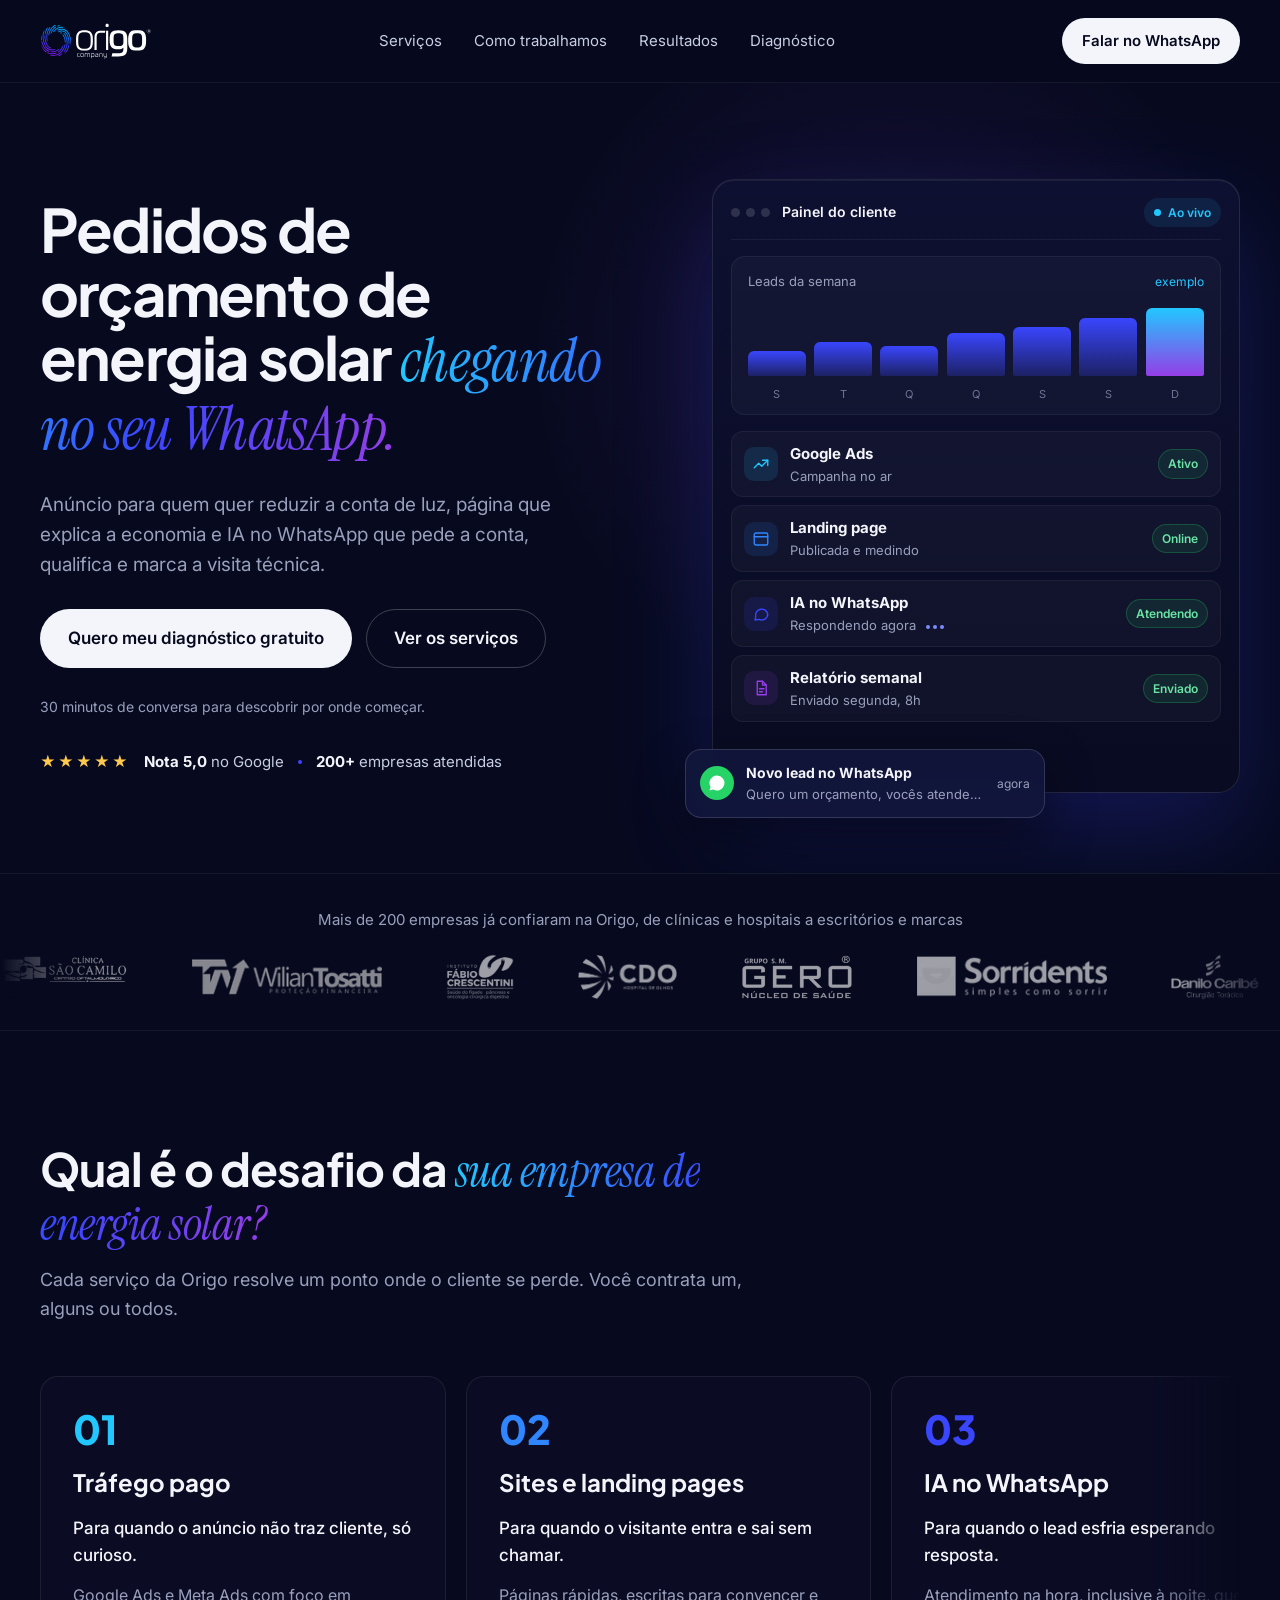
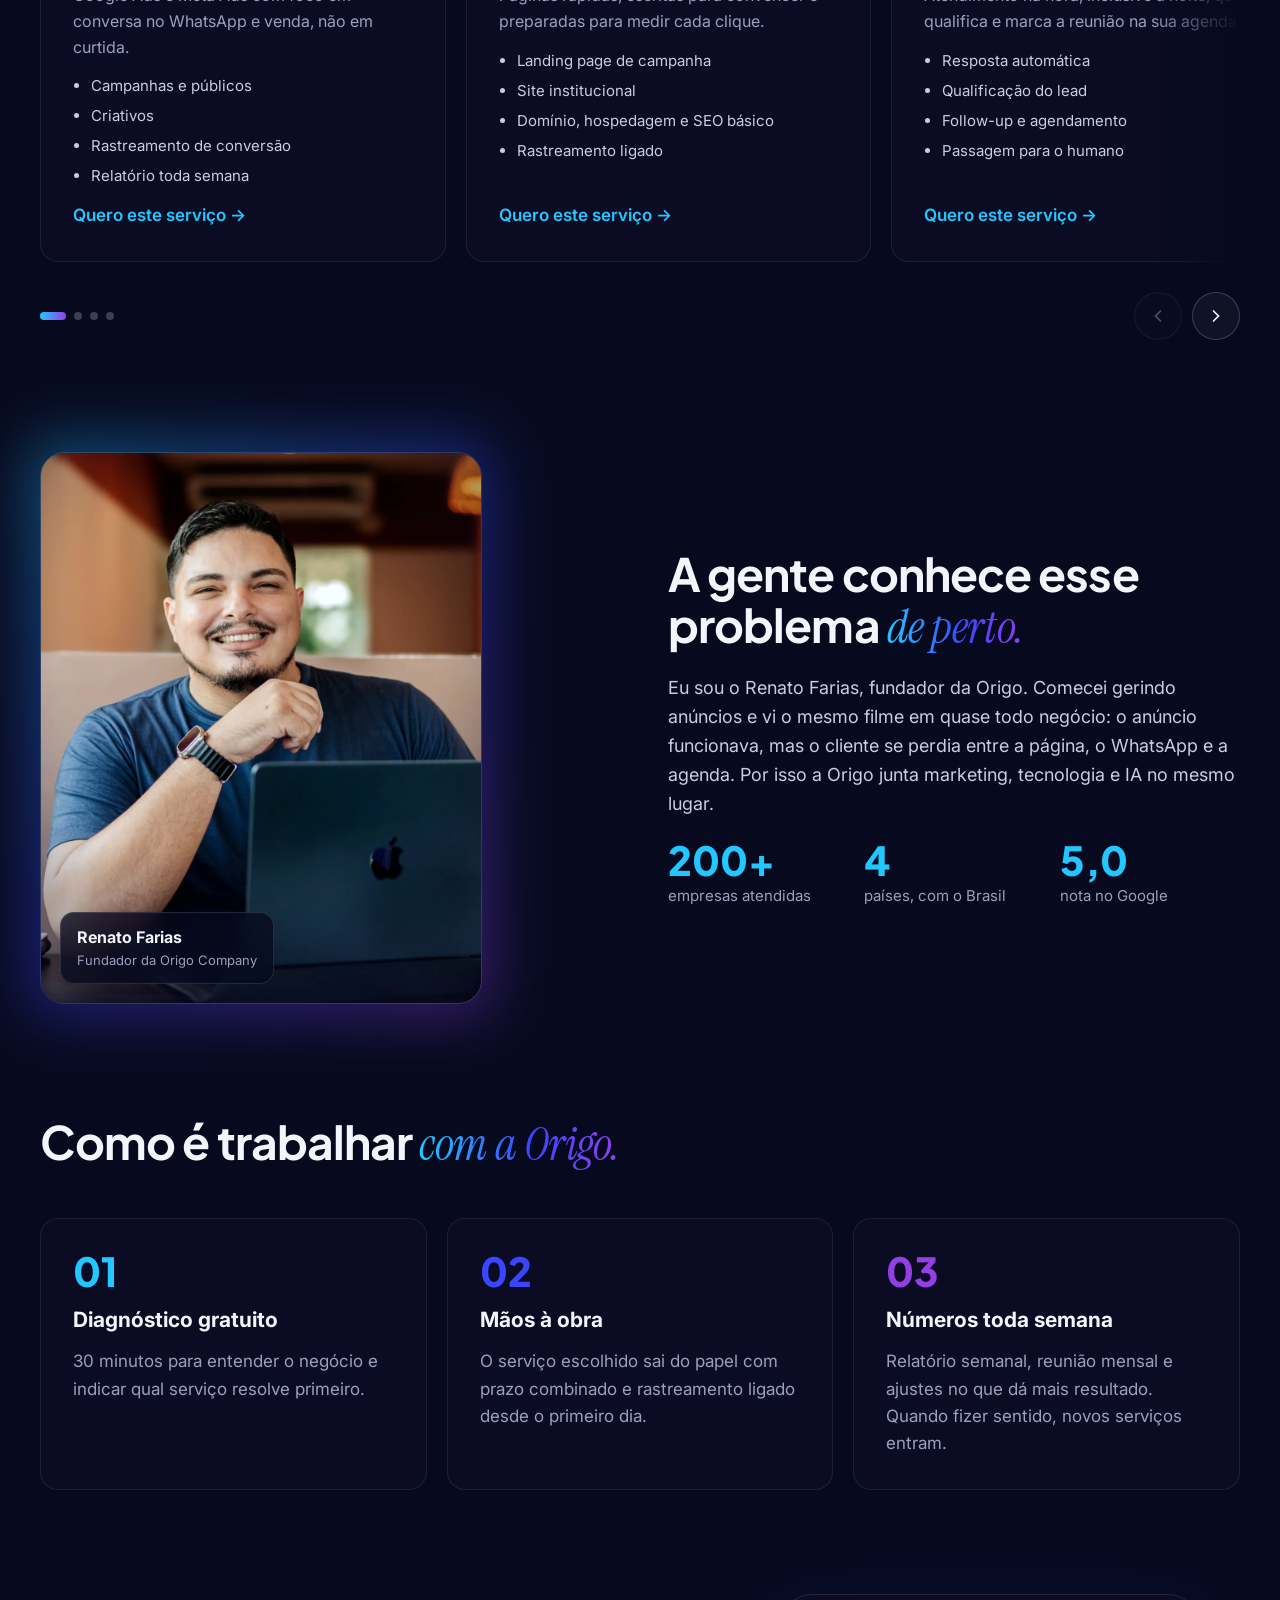
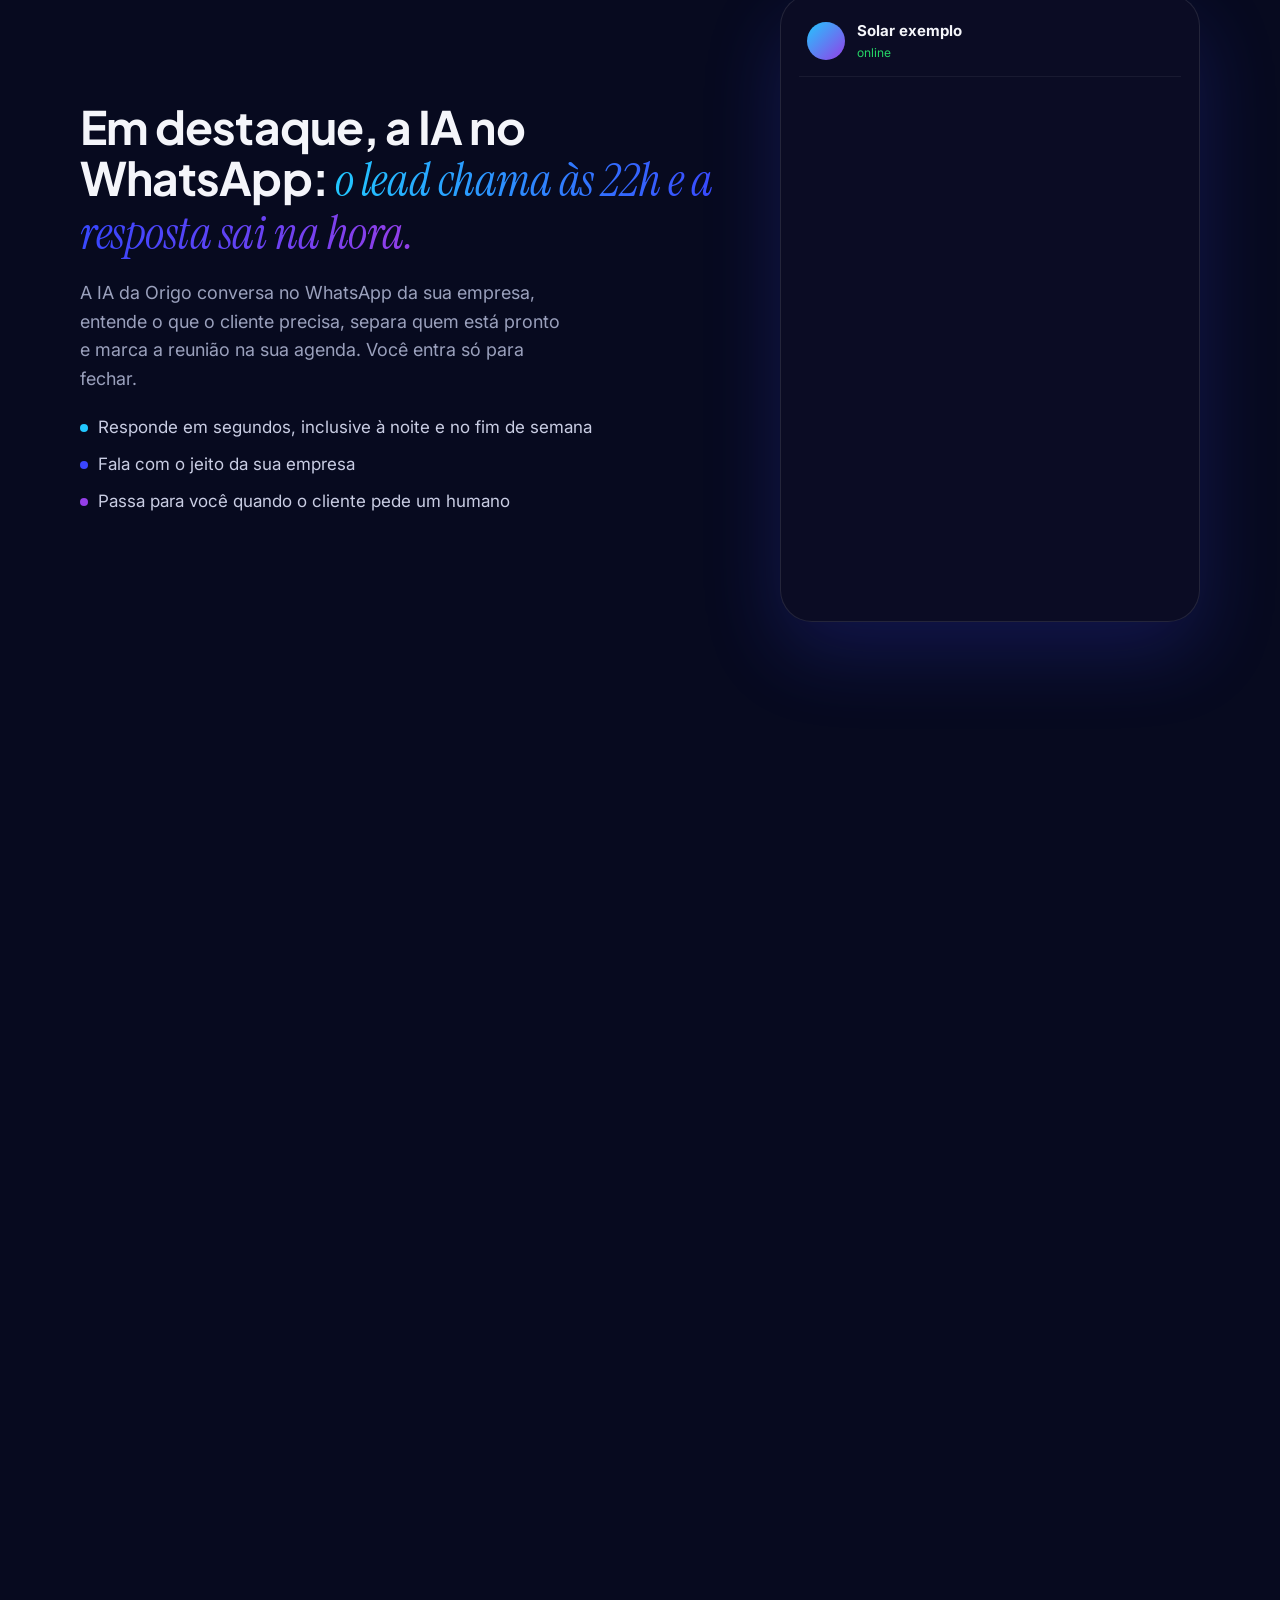
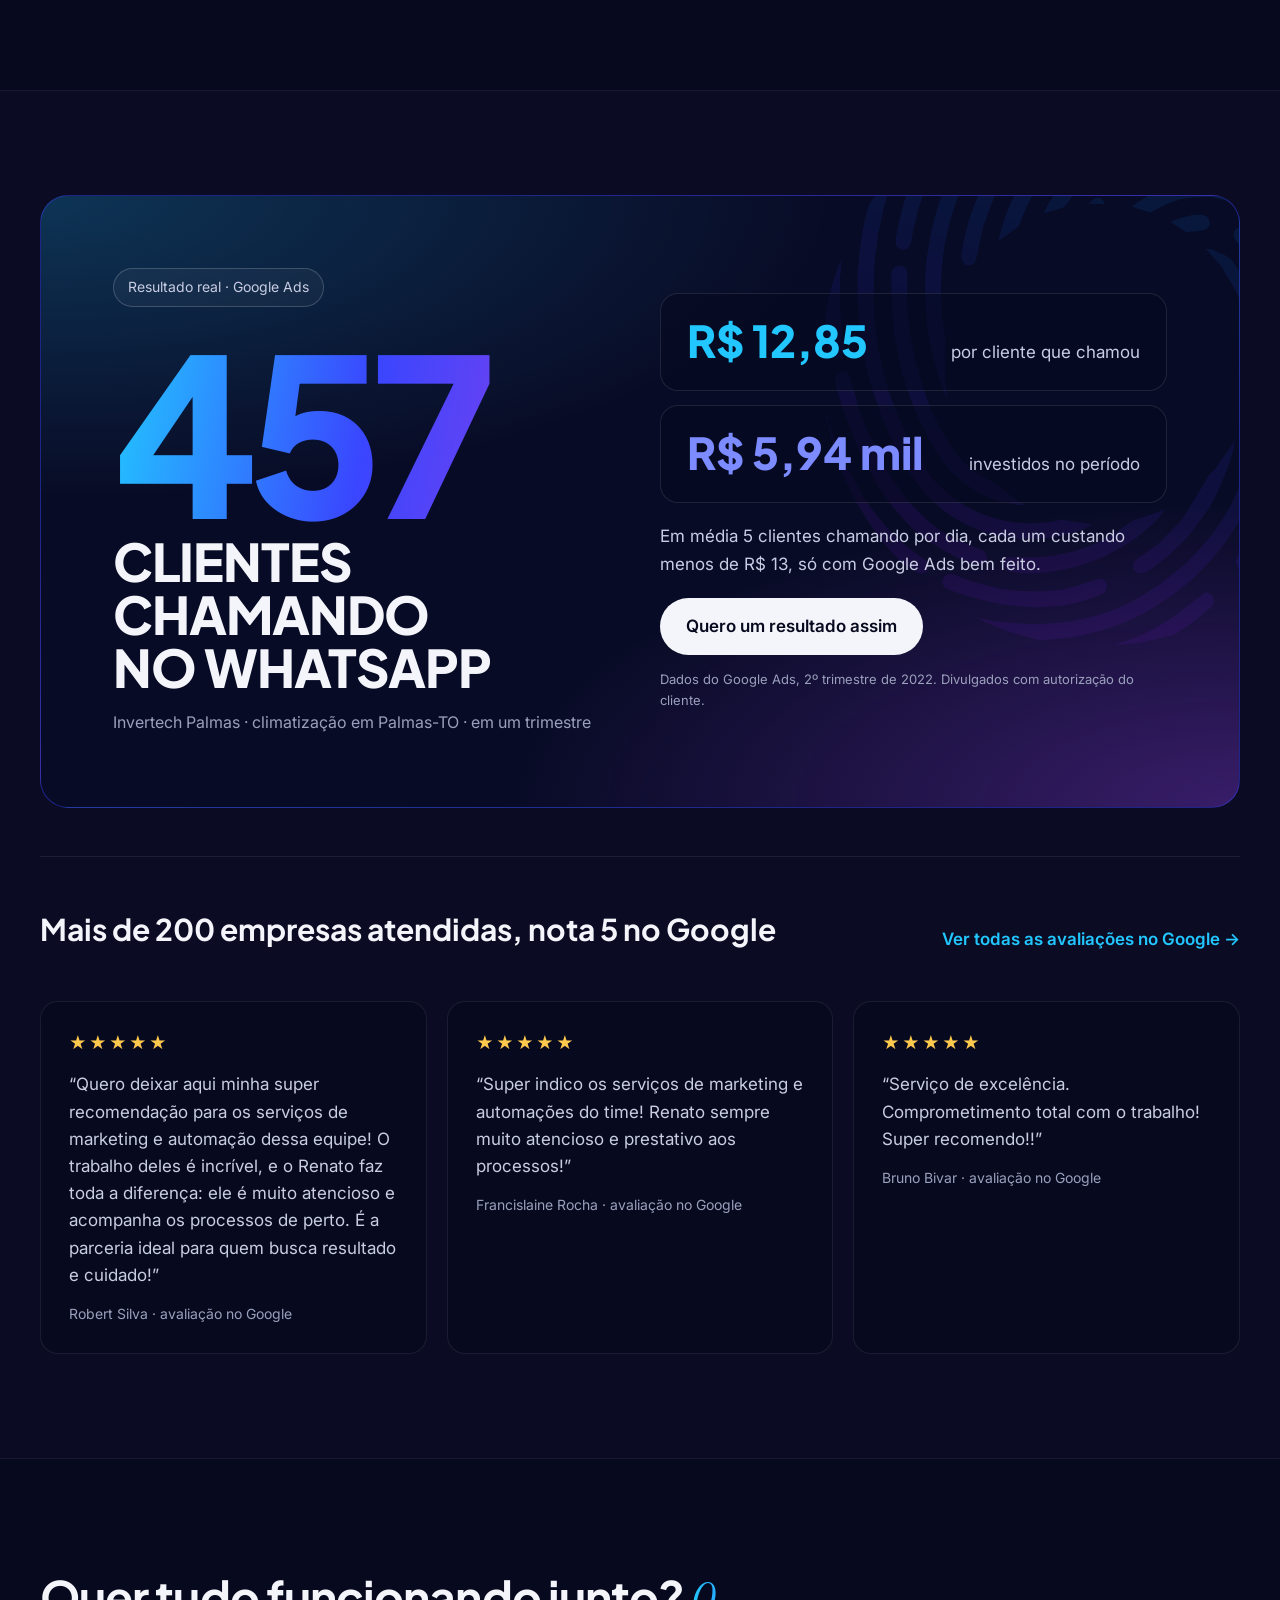
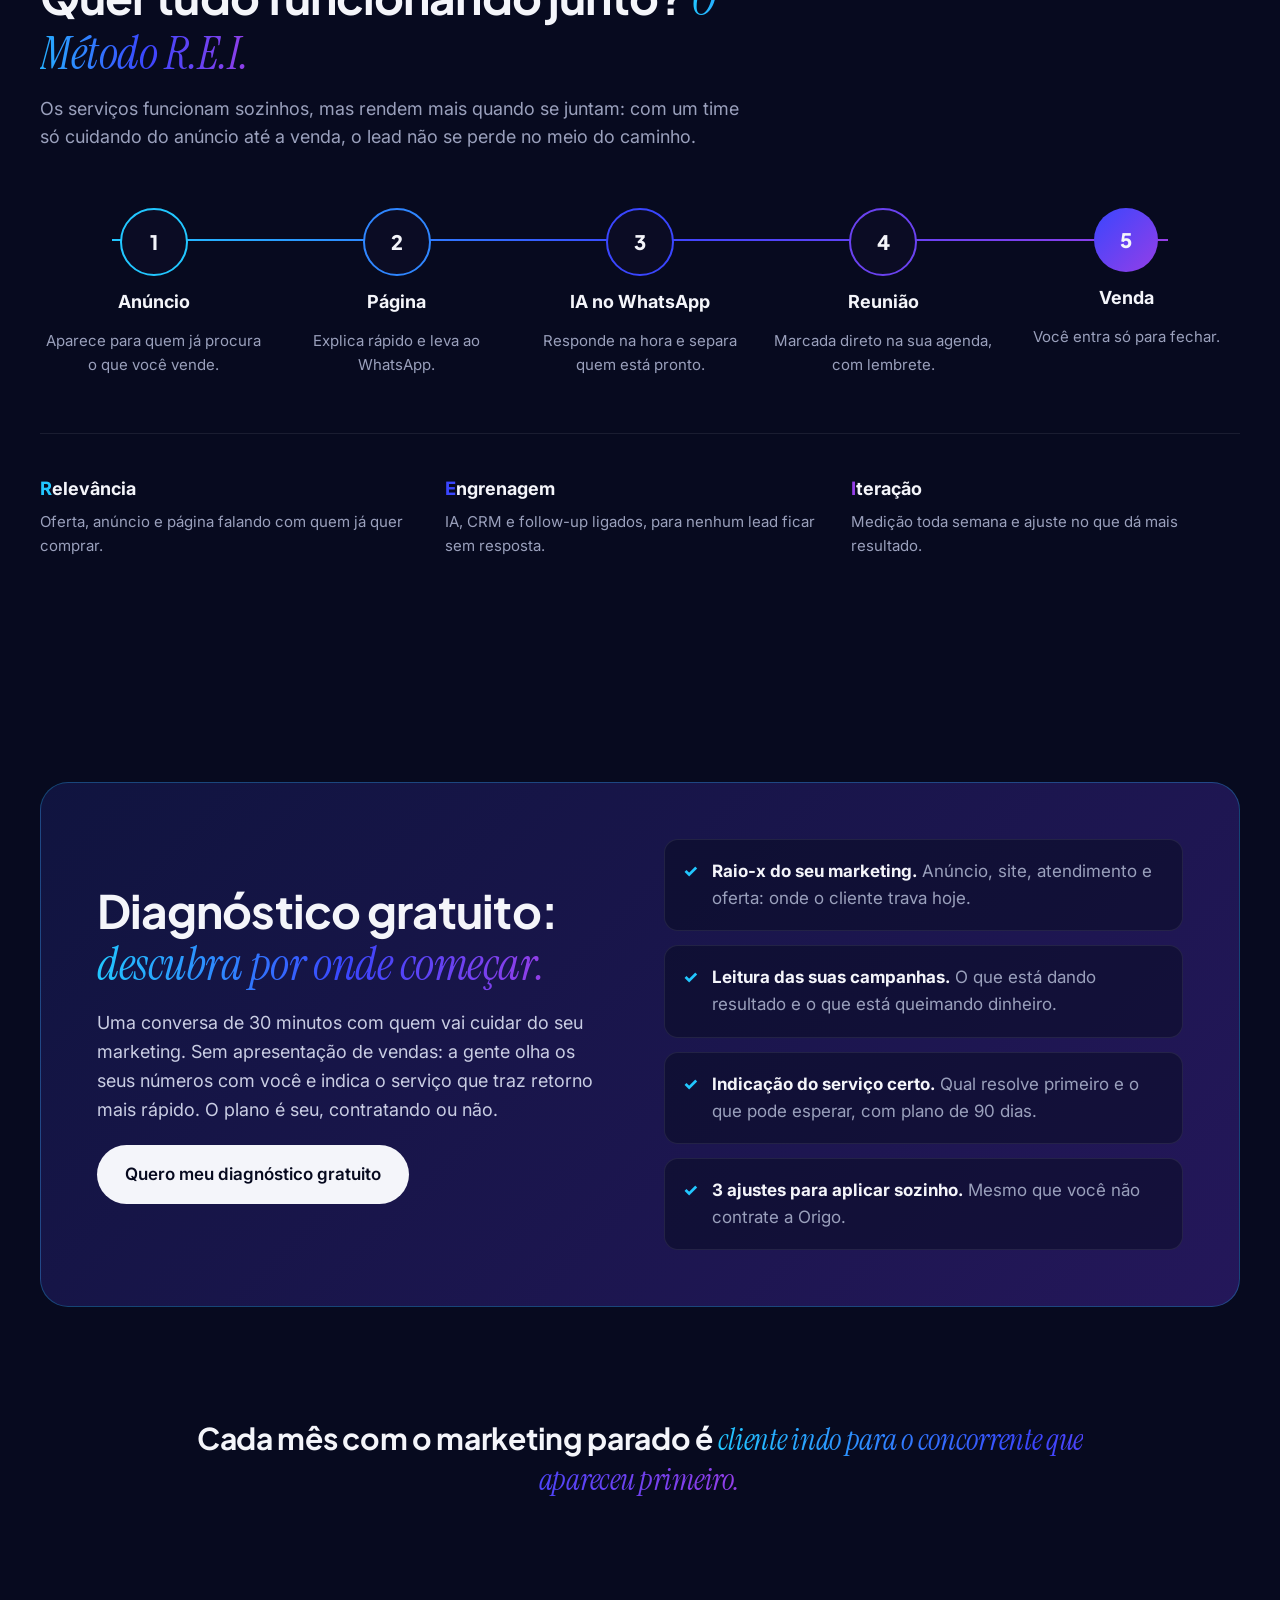
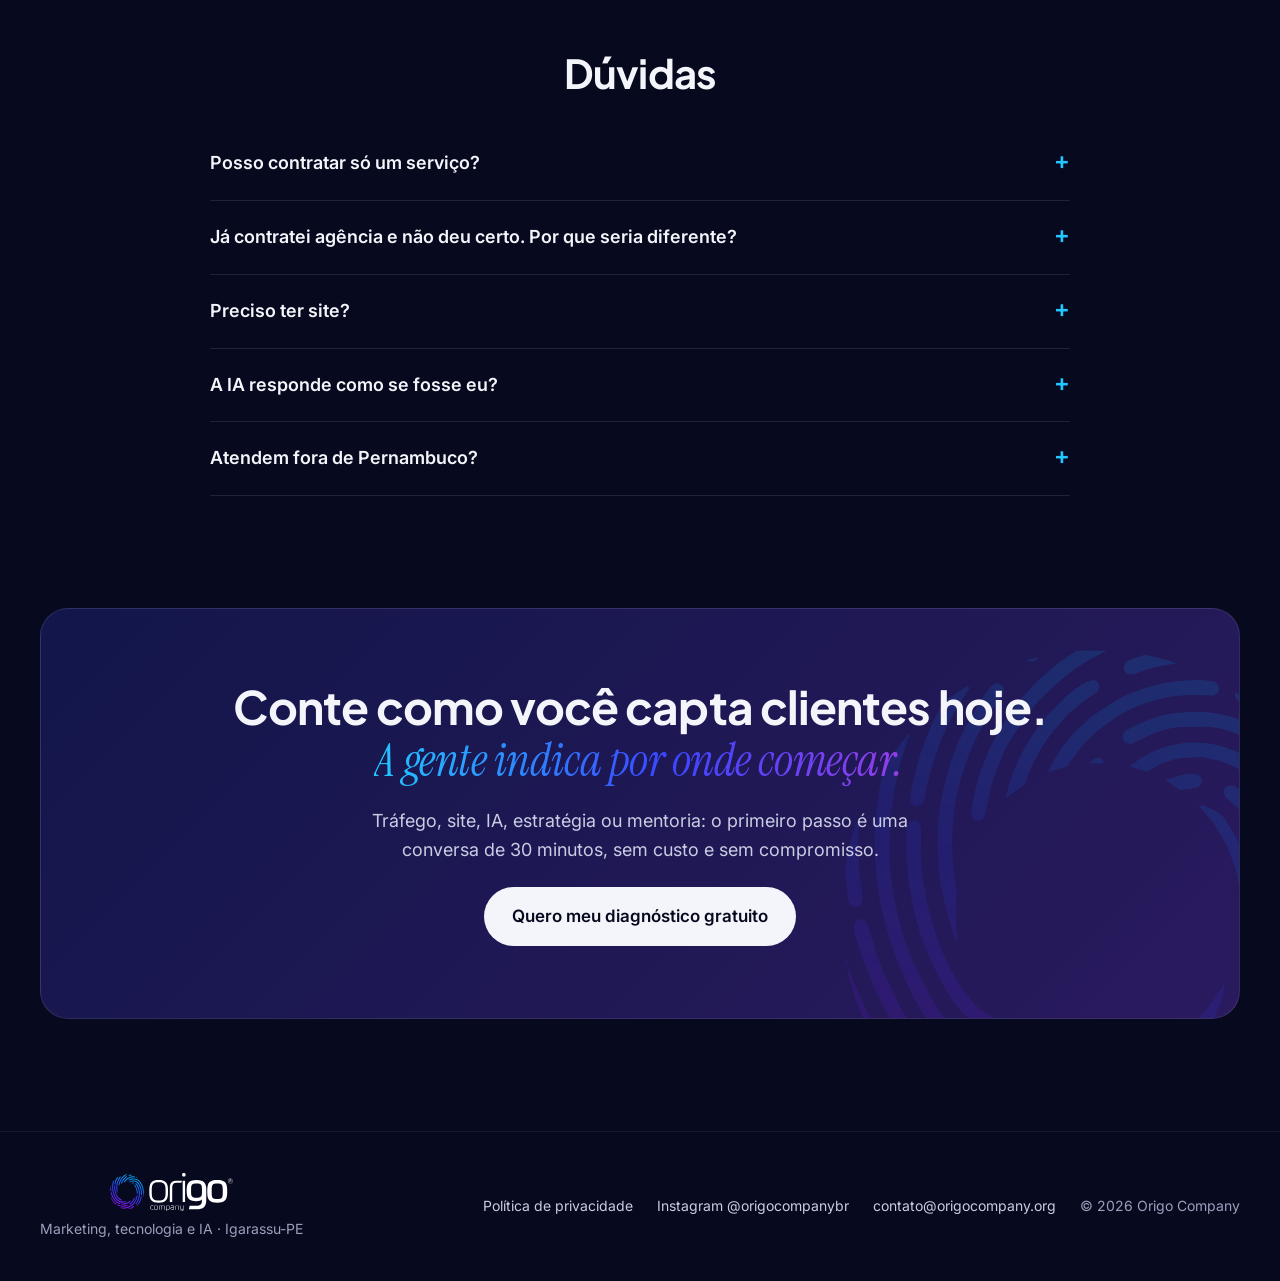
<file: solar.html>
<!doctype html>
<html lang="pt-BR">
<head>
<meta charset="utf-8">
<meta name="viewport" content="width=device-width, initial-scale=1">
<title>Marketing para energia solar · Origo Company</title>
<meta name="description" content="Pedidos de orçamento de energia solar no seu WhatsApp: tráfego pago, página que convence e IA que qualifica pela conta de luz. Diagnóstico gratuito.">
<meta name="theme-color" content="#070A1F">
<meta property="og:type" content="website">
<meta property="og:locale" content="pt_BR">
<meta property="og:title" content="Marketing para energia solar · Origo Company">
<meta property="og:description" content="Pedidos de orçamento de energia solar no seu WhatsApp: tráfego pago, página que convence e IA que qualifica pela conta de luz. Diagnóstico gratuito.">
<meta property="og:image" content="https://www.origocompany.org/origo/assets/og-origo.jpg">
<link rel="canonical" href="https://www.origocompany.org/solar">
<meta property="og:url" content="https://www.origocompany.org/solar">
<meta name="twitter:card" content="summary_large_image">
<link rel="icon" href="/origo/assets/simbolo-origo.svg" type="image/svg+xml">
<link rel="preconnect" href="https://fonts.googleapis.com">
<link rel="preconnect" href="https://fonts.gstatic.com" crossorigin>
<link href="https://fonts.googleapis.com/css2?family=Instrument+Serif:ital@1&family=Inter:wght@400;500;600&family=Plus+Jakarta+Sans:ital,wght@0,600;0,700;0,800;1,700&display=swap" rel="stylesheet">
<link rel="stylesheet" href="/origo/site.css">
<script>document.documentElement.classList.add('js')</script>
<script type="application/ld+json">{"@context":"https://schema.org","@type":"ProfessionalService","name":"Origo Company","description":"Agência de marketing, tecnologia e IA: tráfego pago, sites, IA no WhatsApp, estratégia e mentoria.","areaServed":"BR","address":{"@type":"PostalAddress","addressLocality":"Igarassu","addressRegion":"PE","addressCountry":"BR"},"telephone":"+55 81 98564-7633","sameAs":["https://instagram.com/origocompanybr"]}</script>
</head>
<body>
<div style="background: #070A1F; color: #F4F5FA; font-family: Inter, system-ui, sans-serif; font-size: 17px; line-height: 1.6; min-height: 100vh">

<header style="position: sticky; top: 0; z-index: 10; background: rgba(7,10,31,0.82); backdrop-filter: blur(12px); border-bottom: 1px solid rgba(255,255,255,0.06)">
<div class="sec" style="max-width: 1200px; margin: 0 auto; padding: 18px 40px; display: flex; align-items: center; justify-content: space-between; gap: 24px">
<a href="#inicio" aria-label="Origo Company, início" style="display: flex; align-items: center"><img src="/origo/assets/logo-origo.svg" alt="Origo Company" width="112" height="36" style="height: 36px; width: auto; display: block"></a>
<nav class="nav-links" aria-label="Seções" style="display: flex; gap: 32px; font-size: 15px">
<a href="#servicos" style="color: #C9CDE3; text-decoration: none">Serviços</a>
<a href="#plano" style="color: #C9CDE3; text-decoration: none">Como trabalhamos</a>
<a href="#resultados" style="color: #C9CDE3; text-decoration: none">Resultados</a>
<a href="#diagnostico" style="color: #C9CDE3; text-decoration: none">Diagnóstico</a>
</nav>
<a class="btn" href="https://wa.me/5581985647633?text=Ol%C3%A1%2C%20vim%20pelo%20site%20(cabe%C3%A7alho)%20%28empresa%20de%20energia%20solar%29" style="background: #F4F5FA; color: #070A1F; text-decoration: none; font-weight: 600; font-size: 15px; padding: 11px 20px; border-radius: 999px; white-space: nowrap">Falar no WhatsApp</a>
</div>
</header>

<div class="luz-area" style="position: relative; overflow: hidden">
<div class="luz" aria-hidden="true"></div>
<section id="inicio" class="sec" style="position: relative; max-width: 1200px; margin: 0 auto; padding: 96px 40px 80px">
<div class="hero-grid" style="display: grid; grid-template-columns: minmax(0, 1.15fr) minmax(0, 1fr); gap: 64px; align-items: center">
<div style="display: flex; flex-direction: column; gap: 28px">
<h1 class="h1" style="margin: 0; font-family: 'Plus Jakarta Sans', sans-serif; font-weight: 700; font-size: 60px; line-height: 1.06; letter-spacing: -0.03em">Pedidos de orçamento de energia solar <span class="grad">chegando no seu WhatsApp.</span></h1>
<p style="margin: 0; font-size: 19px; color: #9AA0BC; max-width: 540px">Anúncio para quem quer reduzir a conta de luz, página que explica a economia e IA no WhatsApp que pede a conta, qualifica e marca a visita técnica.</p>
<div style="display: flex; flex-wrap: wrap; gap: 14px">
<a class="btn" href="https://wa.me/5581985647633?text=Ol%C3%A1%2C%20quero%20um%20diagn%C3%B3stico%20(site%2C%20abertura)%20%28empresa%20de%20energia%20solar%29" style="background: #F4F5FA; color: #070A1F; text-decoration: none; font-weight: 600; padding: 16px 28px; border-radius: 999px; min-height: 44px; box-sizing: border-box">Quero meu diagnóstico gratuito</a>
<a class="btn" href="#servicos" style="color: #F4F5FA; text-decoration: none; font-weight: 600; padding: 15px 27px; border-radius: 999px; border: 1px solid rgba(255,255,255,0.22); min-height: 44px; box-sizing: border-box">Ver os serviços</a>
</div>
<span style="font-size: 14px; color: #9AA0BC">30 minutos de conversa para descobrir por onde começar.</span>
<a href="#resultados" class="prova-topo" style="display: flex; flex-wrap: wrap; align-items: center; gap: 10px 14px; text-decoration: none; color: #C9CDE3; font-size: 15px; margin-top: 4px"><span aria-label="5 estrelas" role="img" style="color: #FFC94D; letter-spacing: 2px">★★★★★</span><span><strong style="color: #F4F5FA">Nota 5,0</strong> no Google</span><span aria-hidden="true" style="width: 4px; height: 4px; border-radius: 50%; background: #3A46FE"></span><span><strong style="color: #F4F5FA">200+</strong> empresas atendidas</span></a>
</div>

<div class="pn" role="img" aria-label="Exemplo do painel que o cliente da Origo acompanha: campanha no ar, página publicada, IA respondendo no WhatsApp e relatório da semana">
<div class="pn-topo"><span class="pn-dots" aria-hidden="true"><i></i><i></i><i></i></span><span style="font-weight: 600; font-size: 14px">Painel do cliente</span><span class="pn-vivo"><i aria-hidden="true"></i>Ao vivo</span></div>
<div class="pn-grafico"><div style="display: flex; justify-content: space-between; align-items: baseline"><span style="font-size: 13px; color: #9AA0BC">Leads da semana</span><span style="font-size: 12px; color: #22C7FF">exemplo</span></div>
<div class="pn-barras" aria-hidden="true"><i style="--h: 34%"></i><i style="--h: 46%"></i><i style="--h: 40%"></i><i style="--h: 58%"></i><i style="--h: 66%"></i><i style="--h: 79%"></i><i style="--h: 92%"></i></div>
<div class="pn-dias" aria-hidden="true"><span>S</span><span>T</span><span>Q</span><span>Q</span><span>S</span><span>S</span><span>D</span></div></div>
<div style="display: flex; flex-direction: column; gap: 8px">
<div class="pn-linha"><span class="pn-ic" style="color: #22C7FF; background: #22C7FF1f"><svg width="18" height="18" viewBox="0 0 24 24" fill="none" stroke="currentColor" stroke-width="1.8" stroke-linecap="round" stroke-linejoin="round" aria-hidden="true"><path d="M3 17l6-6 4 4 8-8"/><path d="M14 7h7v7"/></svg></span><span style="display: flex; flex-direction: column; flex-grow: 1; min-width: 0"><strong style="font-size: 15px">Google Ads</strong><span style="font-size: 13px; color: #9AA0BC">Campanha no ar</span></span><span class="pn-chip">Ativo</span></div>
<div class="pn-linha"><span class="pn-ic" style="color: #2F86FF; background: #2F86FF1f"><svg width="18" height="18" viewBox="0 0 24 24" fill="none" stroke="currentColor" stroke-width="1.8" stroke-linecap="round" stroke-linejoin="round" aria-hidden="true"><rect x="3" y="4" width="18" height="16" rx="2"/><path d="M3 9h18"/></svg></span><span style="display: flex; flex-direction: column; flex-grow: 1; min-width: 0"><strong style="font-size: 15px">Landing page</strong><span style="font-size: 13px; color: #9AA0BC">Publicada e medindo</span></span><span class="pn-chip">Online</span></div>
<div class="pn-linha"><span class="pn-ic" style="color: #3A46FE; background: #3A46FE1f"><svg width="18" height="18" viewBox="0 0 24 24" fill="none" stroke="currentColor" stroke-width="1.8" stroke-linecap="round" stroke-linejoin="round" aria-hidden="true"><path d="M21 12a8 8 0 0 1-11.6 7.1L4 20l1-4.6A8 8 0 1 1 21 12Z"/></svg></span><span style="display: flex; flex-direction: column; flex-grow: 1; min-width: 0"><strong style="font-size: 15px">IA no WhatsApp</strong><span style="font-size: 13px; color: #9AA0BC">Respondendo agora <span class="pn-digitando" aria-hidden="true"><i></i><i></i><i></i></span></span></span><span class="pn-chip">Atendendo</span></div>
<div class="pn-linha"><span class="pn-ic" style="color: #943EE7; background: #943EE71f"><svg width="18" height="18" viewBox="0 0 24 24" fill="none" stroke="currentColor" stroke-width="1.8" stroke-linecap="round" stroke-linejoin="round" aria-hidden="true"><path d="M7 3h7l5 5v13H7z"/><path d="M14 3v5h5"/><path d="M10 13h6M10 17h4"/></svg></span><span style="display: flex; flex-direction: column; flex-grow: 1; min-width: 0"><strong style="font-size: 15px">Relatório semanal</strong><span style="font-size: 13px; color: #9AA0BC">Enviado segunda, 8h</span></span><span class="pn-chip">Enviado</span></div>
</div>
<div class="pn-toast" aria-hidden="true"><span class="pn-wa"><svg width="18" height="18" viewBox="0 0 24 24" fill="#fff"><path d="M12 2a10 10 0 0 0-8.6 15.1L2 22l5-1.3A10 10 0 1 0 12 2Z"/></svg></span><span style="display: flex; flex-direction: column; min-width: 0"><strong style="font-size: 14px">Novo lead no WhatsApp</strong><span style="font-size: 13px; color: #9AA0BC; white-space: nowrap; overflow: hidden; text-overflow: ellipsis">Quero um orçamento, vocês atendem hoje?</span></span><span style="font-size: 12px; color: #9AA0BC; margin-left: auto">agora</span></div>
</div>
</div>
</section>

</div>

<section class="faixa" aria-label="Clientes que confiam na Origo" style="border-top: 1px solid rgba(255,255,255,0.06); border-bottom: 1px solid rgba(255,255,255,0.06); padding: 34px 0 30px; display: flex; flex-direction: column; gap: 22px; overflow: hidden">
<p style="margin: 0; text-align: center; color: #9AA0BC; font-size: 15px">Mais de 200 empresas já confiaram na Origo, de clínicas e hospitais a escritórios e marcas</p>
<div style="overflow: hidden; -webkit-mask-image: linear-gradient(90deg, transparent, #000 8%, #000 92%, transparent); mask-image: linear-gradient(90deg, transparent, #000 8%, #000 92%, transparent)">
<div class="trilha cli-trilha">
<img src="/origo/assets/clientes/clinica-sao-camilo.webp" alt="Clínica São Camilo" width="187" height="67" loading="lazy" decoding="async" class="cli-logo">
<img src="/origo/assets/clientes/wilian-tosatti.webp" alt="Wilian Tosatti Proteção Financeira" width="200" height="42" loading="lazy" decoding="async" class="cli-logo">
<img src="/origo/assets/clientes/instituto-fabio-crescentini.webp" alt="Instituto Fábio Crescentini" width="176" height="119" loading="lazy" decoding="async" class="cli-logo">
<img src="/origo/assets/clientes/cdo-hospital-de-olhos.webp" alt="CDO Hospital de Olhos" width="200" height="93" loading="lazy" decoding="async" class="cli-logo">
<img src="/origo/assets/clientes/gero-nucleo-de-saude.webp" alt="Gero Núcleo de Saúde" width="194" height="80" loading="lazy" decoding="async" class="cli-logo">
<img src="/origo/assets/clientes/sorridents.webp" alt="Sorridents" width="200" height="47" loading="lazy" decoding="async" class="cli-logo">
<img src="/origo/assets/clientes/danilo-caribe.webp" alt="Danilo Caribé Cirurgião Torácico" width="199" height="104" loading="lazy" decoding="async" class="cli-logo">
<img src="/origo/assets/clientes/lyrics-cosmetics.webp" alt="Lyrics Cosmetics" width="199" height="96" loading="lazy" decoding="async" class="cli-logo">
<img src="/origo/assets/clientes/cardiovida.webp" alt="Cardiovida" width="179" height="120" loading="lazy" decoding="async" class="cli-logo">
<img src="/origo/assets/clientes/mentara.webp" alt="Mentara" width="200" height="43" loading="lazy" decoding="async" class="cli-logo">
<img src="/origo/assets/clientes/dr-italo-goncalves.webp" alt="Dr. Italo Gonçalves" width="192" height="64" loading="lazy" decoding="async" class="cli-logo">
<img src="/origo/assets/clientes/dra-nathalia-vieira.webp" alt="Dra. Nathália L. P. Vieira" width="157" height="118" loading="lazy" decoding="async" class="cli-logo">
<img src="/origo/assets/clientes/agami-odonto.webp" alt="Agami Odonto" width="192" height="71" loading="lazy" decoding="async" class="cli-logo">
<img src="/origo/assets/clientes/pedro-nobre-advocacia.webp" alt="Pedro Nobre Advocacia" width="182" height="86" loading="lazy" decoding="async" class="cli-logo">
<img src="/origo/assets/clientes/credita-cge.webp" alt="Credita CGE" width="197" height="52" loading="lazy" decoding="async" class="cli-logo">
<img src="/origo/assets/clientes/traduzzo.webp" alt="Traduzzo" width="196" height="78" loading="lazy" decoding="async" class="cli-logo">
<img src="/origo/assets/clientes/clinica-sao-camilo.webp" alt="" width="187" height="67" loading="lazy" decoding="async" class="cli-logo">
<img src="/origo/assets/clientes/wilian-tosatti.webp" alt="" width="200" height="42" loading="lazy" decoding="async" class="cli-logo">
<img src="/origo/assets/clientes/instituto-fabio-crescentini.webp" alt="" width="176" height="119" loading="lazy" decoding="async" class="cli-logo">
<img src="/origo/assets/clientes/cdo-hospital-de-olhos.webp" alt="" width="200" height="93" loading="lazy" decoding="async" class="cli-logo">
<img src="/origo/assets/clientes/gero-nucleo-de-saude.webp" alt="" width="194" height="80" loading="lazy" decoding="async" class="cli-logo">
<img src="/origo/assets/clientes/sorridents.webp" alt="" width="200" height="47" loading="lazy" decoding="async" class="cli-logo">
<img src="/origo/assets/clientes/danilo-caribe.webp" alt="" width="199" height="104" loading="lazy" decoding="async" class="cli-logo">
<img src="/origo/assets/clientes/lyrics-cosmetics.webp" alt="" width="199" height="96" loading="lazy" decoding="async" class="cli-logo">
<img src="/origo/assets/clientes/cardiovida.webp" alt="" width="179" height="120" loading="lazy" decoding="async" class="cli-logo">
<img src="/origo/assets/clientes/mentara.webp" alt="" width="200" height="43" loading="lazy" decoding="async" class="cli-logo">
<img src="/origo/assets/clientes/dr-italo-goncalves.webp" alt="" width="192" height="64" loading="lazy" decoding="async" class="cli-logo">
<img src="/origo/assets/clientes/dra-nathalia-vieira.webp" alt="" width="157" height="118" loading="lazy" decoding="async" class="cli-logo">
<img src="/origo/assets/clientes/agami-odonto.webp" alt="" width="192" height="71" loading="lazy" decoding="async" class="cli-logo">
<img src="/origo/assets/clientes/pedro-nobre-advocacia.webp" alt="" width="182" height="86" loading="lazy" decoding="async" class="cli-logo">
<img src="/origo/assets/clientes/credita-cge.webp" alt="" width="197" height="52" loading="lazy" decoding="async" class="cli-logo">
<img src="/origo/assets/clientes/traduzzo.webp" alt="" width="196" height="78" loading="lazy" decoding="async" class="cli-logo">
</div>
</div>
</section>

<section id="servicos" class="sec" style="max-width: 1200px; margin: 0 auto; padding: 112px 40px 0; display: flex; flex-direction: column; gap: 48px">
<div style="display: flex; flex-direction: column; gap: 16px; max-width: 760px">
<h2 class="h2 rv" style="margin: 0; font-family: 'Plus Jakarta Sans', sans-serif; font-weight: 700; font-size: 46px; line-height: 1.1; letter-spacing: -0.02em">Qual é o desafio da <span class="grad">sua empresa de energia solar?</span></h2>
<p style="margin: 0; color: #9AA0BC; font-size: 18px">Cada serviço da Origo resolve um ponto onde o cliente se perde. Você contrata um, alguns ou todos.</p>
</div>
<div class="car" data-car>
<div class="car-trilho" tabindex="0" aria-label="Serviços da Origo, deslize para ver todos">
<div class="card car-item" style="background: #0B0C24; border: 1px solid rgba(255,255,255,0.08); border-radius: 18px; padding: 32px; display: flex; flex-direction: column; gap: 14px">
<span style="font-family: 'Plus Jakarta Sans', sans-serif; font-weight: 800; font-size: 40px; color: #22C7FF; line-height: 1">01</span>
<h3 style="margin: 0; font-family: 'Plus Jakarta Sans', sans-serif; font-size: 24px; font-weight: 700">Tráfego pago</h3>
<p style="margin: 0; color: #F4F5FA; font-weight: 500">Para quando o anúncio não traz cliente, só curioso.</p>
<p style="margin: 0; color: #9AA0BC; font-size: 16px">Google Ads e Meta Ads com foco em conversa no WhatsApp e venda, não em curtida.</p>
<ul style="margin: 0; padding-left: 18px; color: #C9CDE3; font-size: 15px; display: flex; flex-direction: column; gap: 6px; flex-grow: 1"><li>Campanhas e públicos</li><li>Criativos</li><li>Rastreamento de conversão</li><li>Relatório toda semana</li></ul>
<a href="https://wa.me/5581985647633?text=Ol%C3%A1%2C%20quero%20saber%20de%20Tr%C3%A1fego%20pago%20(site)%20%28empresa%20de%20energia%20solar%29" style="font-weight: 600; text-decoration: none">Quero este serviço →</a>
</div>
<div class="card car-item" style="background: #0B0C24; border: 1px solid rgba(255,255,255,0.08); border-radius: 18px; padding: 32px; display: flex; flex-direction: column; gap: 14px">
<span style="font-family: 'Plus Jakarta Sans', sans-serif; font-weight: 800; font-size: 40px; color: #2F86FF; line-height: 1">02</span>
<h3 style="margin: 0; font-family: 'Plus Jakarta Sans', sans-serif; font-size: 24px; font-weight: 700">Sites e landing pages</h3>
<p style="margin: 0; color: #F4F5FA; font-weight: 500">Para quando o visitante entra e sai sem chamar.</p>
<p style="margin: 0; color: #9AA0BC; font-size: 16px">Páginas rápidas, escritas para convencer e preparadas para medir cada clique.</p>
<ul style="margin: 0; padding-left: 18px; color: #C9CDE3; font-size: 15px; display: flex; flex-direction: column; gap: 6px; flex-grow: 1"><li>Landing page de campanha</li><li>Site institucional</li><li>Domínio, hospedagem e SEO básico</li><li>Rastreamento ligado</li></ul>
<a href="https://wa.me/5581985647633?text=Ol%C3%A1%2C%20quero%20saber%20de%20Sites%20e%20landing%20pages%20(site)%20%28empresa%20de%20energia%20solar%29" style="font-weight: 600; text-decoration: none">Quero este serviço →</a>
</div>
<div class="card car-item" style="background: #0B0C24; border: 1px solid rgba(255,255,255,0.08); border-radius: 18px; padding: 32px; display: flex; flex-direction: column; gap: 14px">
<span style="font-family: 'Plus Jakarta Sans', sans-serif; font-weight: 800; font-size: 40px; color: #3A46FE; line-height: 1">03</span>
<h3 style="margin: 0; font-family: 'Plus Jakarta Sans', sans-serif; font-size: 24px; font-weight: 700">IA no WhatsApp</h3>
<p style="margin: 0; color: #F4F5FA; font-weight: 500">Para quando o lead esfria esperando resposta.</p>
<p style="margin: 0; color: #9AA0BC; font-size: 16px">Atendimento na hora, inclusive à noite, que qualifica e marca a reunião na sua agenda.</p>
<ul style="margin: 0; padding-left: 18px; color: #C9CDE3; font-size: 15px; display: flex; flex-direction: column; gap: 6px; flex-grow: 1"><li>Resposta automática</li><li>Qualificação do lead</li><li>Follow-up e agendamento</li><li>Passagem para o humano</li></ul>
<a href="https://wa.me/5581985647633?text=Ol%C3%A1%2C%20quero%20saber%20de%20IA%20no%20WhatsApp%20(site)%20%28empresa%20de%20energia%20solar%29" style="font-weight: 600; text-decoration: none">Quero este serviço →</a>
</div>
<div class="card car-item" style="background: #0B0C24; border: 1px solid rgba(255,255,255,0.08); border-radius: 18px; padding: 32px; display: flex; flex-direction: column; gap: 14px">
<span style="font-family: 'Plus Jakarta Sans', sans-serif; font-weight: 800; font-size: 40px; color: #6A42F0; line-height: 1">04</span>
<h3 style="margin: 0; font-family: 'Plus Jakarta Sans', sans-serif; font-size: 24px; font-weight: 700">Estratégia digital</h3>
<p style="margin: 0; color: #F4F5FA; font-weight: 500">Para quando você parece igual a todo mundo.</p>
<p style="margin: 0; color: #9AA0BC; font-size: 16px">Posicionamento e oferta que fazem o cliente escolher você, não o mais barato.</p>
<ul style="margin: 0; padding-left: 18px; color: #C9CDE3; font-size: 15px; display: flex; flex-direction: column; gap: 6px; flex-grow: 1"><li>Diagnóstico do negócio</li><li>Posicionamento e oferta</li><li>Funil de vendas</li><li>Metas por mês</li></ul>
<a href="https://wa.me/5581985647633?text=Ol%C3%A1%2C%20quero%20saber%20de%20Estrat%C3%A9gia%20digital%20(site)%20%28empresa%20de%20energia%20solar%29" style="font-weight: 600; text-decoration: none">Quero este serviço →</a>
</div>
<div class="card car-item" style="background: #0B0C24; border: 1px solid rgba(255,255,255,0.08); border-radius: 18px; padding: 32px; display: flex; flex-direction: column; gap: 14px">
<span style="font-family: 'Plus Jakarta Sans', sans-serif; font-weight: 800; font-size: 40px; color: #943EE7; line-height: 1">05</span>
<h3 style="margin: 0; font-family: 'Plus Jakarta Sans', sans-serif; font-size: 24px; font-weight: 700">Assessoria e mentoria</h3>
<p style="margin: 0; color: #F4F5FA; font-weight: 500">Para quando você quer aprender a fazer dentro de casa.</p>
<p style="margin: 0; color: #9AA0BC; font-size: 16px">Acompanhamento com método para você ou seu time rodar o próprio marketing.</p>
<ul style="margin: 0; padding-left: 18px; color: #C9CDE3; font-size: 15px; display: flex; flex-direction: column; gap: 6px; flex-grow: 1"><li>Encontros de trabalho</li><li>Plano de ação</li><li>Acompanhamento dos números</li></ul>
<a href="https://wa.me/5581985647633?text=Ol%C3%A1%2C%20quero%20saber%20de%20Assessoria%20e%20mentoria%20(site)%20%28empresa%20de%20energia%20solar%29" style="font-weight: 600; text-decoration: none">Quero este serviço →</a>
</div>
<div class="car-item" style="background: linear-gradient(135deg, rgba(34,199,255,0.12), rgba(148,62,231,0.16)); border: 1px solid rgba(34,199,255,0.3); border-radius: 18px; padding: 32px; display: flex; flex-direction: column; gap: 16px; justify-content: space-between">
<h3 style="margin: 0; font-family: 'Plus Jakarta Sans', sans-serif; font-size: 26px; font-weight: 700; line-height: 1.2">Não sabe qual serviço resolve primeiro?</h3>
<p style="margin: 0; color: #C9CDE3">No diagnóstico gratuito a gente olha o seu negócio e indica por onde começar, para o investimento voltar mais rápido.</p>
<a class="btn" href="https://wa.me/5581985647633?text=Ol%C3%A1%2C%20quero%20meu%20diagn%C3%B3stico%20gratuito%20(site%2C%20servi%C3%A7os)%20%28empresa%20de%20energia%20solar%29" style="align-self: flex-start; background: #F4F5FA; color: #070A1F; text-decoration: none; font-weight: 600; padding: 13px 22px; border-radius: 999px">Quero meu diagnóstico</a>
</div>
</div>
<div class="car-ctrl">
<div class="car-pontos" aria-hidden="true"></div>
<div style="display: flex; gap: 10px">
<button type="button" class="car-btn" data-dir="-1" aria-label="Serviço anterior"><svg width="20" height="20" viewBox="0 0 24 24" fill="none" stroke="currentColor" stroke-width="2" stroke-linecap="round" aria-hidden="true"><path d="M15 18l-6-6 6-6"/></svg></button>
<button type="button" class="car-btn" data-dir="1" aria-label="Próximo serviço"><svg width="20" height="20" viewBox="0 0 24 24" fill="none" stroke="currentColor" stroke-width="2" stroke-linecap="round" aria-hidden="true"><path d="M9 18l6-6-6-6"/></svg></button>
</div>
</div>
</div>
</section>

<section id="sobre" class="sec" style="max-width: 1200px; margin: 0 auto; padding: 112px 40px 0; display: grid; grid-template-columns: repeat(auto-fit, minmax(min(340px, 100%), 1fr)); gap: 56px; align-items: center">
<div class="rv" style="position: relative; max-width: 440px; width: 100%">
<div aria-hidden="true" style="position: absolute; inset: -14px; border-radius: 30px; background: linear-gradient(135deg, #22C7FF, #3A46FE 50%, #943EE7); opacity: 0.35; filter: blur(28px)"></div>
<picture style="display: block; position: relative"><source srcset="/origo/assets/renato-farias.webp" type="image/webp"><img src="/origo/assets/renato-farias.jpg" width="1080" height="1350" loading="lazy" decoding="async" alt="Renato Farias, fundador da Origo Company, sorrindo com o notebook" style="position: relative; display: block; width: 100%; height: auto; aspect-ratio: 4 / 5; object-fit: cover; border-radius: 24px; border: 1px solid rgba(255,255,255,0.12)"></picture>
<div style="position: absolute; left: 20px; bottom: 20px; background: rgba(7,10,31,0.75); backdrop-filter: blur(10px); border: 1px solid rgba(255,255,255,0.12); border-radius: 14px; padding: 12px 16px; display: flex; flex-direction: column"><strong style="font-size: 16px">Renato Farias</strong><span style="color: #9AA0BC; font-size: 13px">Fundador da Origo Company</span></div>
</div>
<div style="display: flex; flex-direction: column; gap: 22px">
<h2 class="h2 rv" style="margin: 0; font-family: 'Plus Jakarta Sans', sans-serif; font-weight: 700; font-size: 46px; line-height: 1.1; letter-spacing: -0.02em">A gente conhece esse problema <span class="grad">de perto.</span></h2>
<p style="margin: 0; color: #C9CDE3; font-size: 18px">Eu sou o Renato Farias, fundador da Origo. Comecei gerindo anúncios e vi o mesmo filme em quase todo negócio: o anúncio funcionava, mas o cliente se perdia entre a página, o WhatsApp e a agenda. Por isso a Origo junta marketing, tecnologia e IA no mesmo lugar.</p>
<div style="display: grid; grid-template-columns: repeat(3, minmax(0, 1fr)); gap: 16px">
<div style="display: flex; flex-direction: column; gap: 4px"><span style="font-family: 'Plus Jakarta Sans', sans-serif; font-weight: 800; font-size: 40px; color: #22C7FF; line-height: 1"><span class="cnt" data-alvo="200">200</span>+</span><span style="color: #9AA0BC; font-size: 15px">empresas atendidas</span></div>
<div style="display: flex; flex-direction: column; gap: 4px"><span style="font-family: 'Plus Jakarta Sans', sans-serif; font-weight: 800; font-size: 40px; color: #22C7FF; line-height: 1">4</span><span style="color: #9AA0BC; font-size: 15px">países, com o Brasil</span></div>
<div style="display: flex; flex-direction: column; gap: 4px"><span style="font-family: 'Plus Jakarta Sans', sans-serif; font-weight: 800; font-size: 40px; color: #22C7FF; line-height: 1">5,0</span><span style="color: #9AA0BC; font-size: 15px">nota no Google</span></div>
</div>
</div>
</section>

<section id="plano" class="sec" style="max-width: 1200px; margin: 0 auto; padding: 112px 40px 0; display: flex; flex-direction: column; gap: 48px">
<h2 class="h2 rv" style="margin: 0; font-family: 'Plus Jakarta Sans', sans-serif; font-weight: 700; font-size: 46px; line-height: 1.1; letter-spacing: -0.02em; max-width: 760px">Como é trabalhar <span class="grad">com a Origo.</span></h2>
<ol style="margin: 0; padding: 0; list-style: none; display: grid; grid-template-columns: repeat(auto-fit, minmax(min(300px, 100%), 1fr)); gap: 20px">
<li class="card rv" style="background: #0B0C24; border: 1px solid rgba(255,255,255,0.08); border-radius: 18px; padding: 32px; display: flex; flex-direction: column; gap: 12px"><span style="font-family: 'Plus Jakarta Sans', sans-serif; font-weight: 800; font-size: 40px; color: #22C7FF; line-height: 1">01</span><strong style="font-size: 21px">Diagnóstico gratuito</strong><span style="color: #9AA0BC">30 minutos para entender o negócio e indicar qual serviço resolve primeiro.</span></li>
<li class="card rv" style="background: #0B0C24; border: 1px solid rgba(255,255,255,0.08); border-radius: 18px; padding: 32px; display: flex; flex-direction: column; gap: 12px"><span style="font-family: 'Plus Jakarta Sans', sans-serif; font-weight: 800; font-size: 40px; color: #3A46FE; line-height: 1">02</span><strong style="font-size: 21px">Mãos à obra</strong><span style="color: #9AA0BC">O serviço escolhido sai do papel com prazo combinado e rastreamento ligado desde o primeiro dia.</span></li>
<li class="card rv" style="background: #0B0C24; border: 1px solid rgba(255,255,255,0.08); border-radius: 18px; padding: 32px; display: flex; flex-direction: column; gap: 12px"><span style="font-family: 'Plus Jakarta Sans', sans-serif; font-weight: 800; font-size: 40px; color: #943EE7; line-height: 1">03</span><strong style="font-size: 21px">Números toda semana</strong><span style="color: #9AA0BC">Relatório semanal, reunião mensal e ajustes no que dá mais resultado. Quando fizer sentido, novos serviços entram.</span></li>
</ol>
</section>

<section id="ia" aria-label="A IA atendendo no WhatsApp" class="chat-palco" style="height: 200vh; position: relative">
<div class="chat-fixo" style="position: sticky; top: 64px; min-height: calc(100vh - 64px); display: flex; align-items: center">
<div class="sec chat-grid" style="max-width: 1200px; width: 100%; margin: 0 auto; padding: 40px; box-sizing: border-box; display: grid; grid-template-columns: minmax(0, 1fr) minmax(0, 420px); gap: 64px; align-items: center">
<div style="display: flex; flex-direction: column; gap: 20px">
<h2 class="h2" style="margin: 0; font-family: 'Plus Jakarta Sans', sans-serif; font-weight: 700; font-size: 46px; line-height: 1.1; letter-spacing: -0.02em">Em destaque, a IA no WhatsApp: <span class="grad">o lead chama às 22h e a resposta sai na hora.</span></h2>
<p style="margin: 0; color: #9AA0BC; font-size: 18px; max-width: 480px">A IA da Origo conversa no WhatsApp da sua empresa, entende o que o cliente precisa, separa quem está pronto e marca a reunião na sua agenda. Você entra só para fechar.</p>
<ul style="margin: 0; padding: 0; list-style: none; display: flex; flex-direction: column; gap: 10px; color: #C9CDE3">
<li style="display: flex; gap: 10px; align-items: center"><span aria-hidden="true" style="width: 8px; height: 8px; border-radius: 50%; background: #22C7FF"></span>Responde em segundos, inclusive à noite e no fim de semana</li>
<li style="display: flex; gap: 10px; align-items: center"><span aria-hidden="true" style="width: 8px; height: 8px; border-radius: 50%; background: #3A46FE"></span>Fala com o jeito da sua empresa</li>
<li style="display: flex; gap: 10px; align-items: center"><span aria-hidden="true" style="width: 8px; height: 8px; border-radius: 50%; background: #943EE7"></span>Passa para você quando o cliente pede um humano</li>
</ul>
</div>
<div role="img" aria-label="Conversa de exemplo no WhatsApp" style="background: #0B0C24; border: 1px solid rgba(255,255,255,0.1); border-radius: 32px; padding: 18px; box-shadow: 0 30px 80px rgba(58,70,254,0.2)">
<div style="display: flex; align-items: center; gap: 12px; padding: 6px 8px 14px; border-bottom: 1px solid rgba(255,255,255,0.06)">
<span aria-hidden="true" style="width: 38px; height: 38px; border-radius: 50%; background: linear-gradient(135deg, #22C7FF, #943EE7)"></span>
<div style="display: flex; flex-direction: column"><strong style="font-size: 15px">Solar exemplo</strong><span style="font-size: 12px; color: #25D366">online</span></div>
</div>
<div style="display: flex; flex-direction: column; gap: 10px; padding: 16px 4px 6px; font-size: 15px; line-height: 1.45">
<div class="m m1" style="align-self: flex-start; max-width: 82%; background: rgba(255,255,255,0.06); padding: 10px 14px; border-radius: 16px 16px 16px 4px">Oi, minha conta de luz vem uns R$ 600. Vale a pena colocar placa?<span style="display: block; font-size: 11px; color: #9AA0BC; margin-top: 4px">22:04</span></div>
<div class="m m2" style="align-self: flex-end; max-width: 82%; background: #1B2A6B; padding: 10px 14px; border-radius: 16px 16px 4px 16px">Com esse valor costuma valer, sim! O imóvel é casa ou empresa? E o telhado é de cerâmica ou laje?<span style="display: block; font-size: 11px; color: #9AA0BC; margin-top: 4px">22:04</span></div>
<div class="m m3" style="align-self: flex-start; max-width: 82%; background: rgba(255,255,255,0.06); padding: 10px 14px; border-radius: 16px 16px 16px 4px">Casa, telhado de cerâmica.<span style="display: block; font-size: 11px; color: #9AA0BC; margin-top: 4px">22:05</span></div>
<div class="m m4" style="align-self: flex-end; max-width: 82%; background: #1B2A6B; padding: 10px 14px; border-radius: 16px 16px 4px 16px">Perfeito. Me manda uma foto da conta de luz que o técnico já leva o orçamento na visita. Terça às 8h ou quinta às 14h?<span style="display: block; font-size: 11px; color: #9AA0BC; margin-top: 4px">22:05</span></div>
<div class="m m5" style="align-self: flex-start; max-width: 82%; background: rgba(255,255,255,0.06); padding: 10px 14px; border-radius: 16px 16px 16px 4px">Quinta às 14h. Já mando a foto.<span style="display: block; font-size: 11px; color: #9AA0BC; margin-top: 4px">22:06</span></div>
<div class="m m6" style="align-self: center; display: flex; align-items: center; gap: 8px; background: rgba(34,199,255,0.1); border: 1px solid rgba(34,199,255,0.3); color: #7FDDFF; padding: 8px 14px; border-radius: 999px; font-size: 13px; font-weight: 600">Visita técnica marcada · quinta, 14h</div>
</div>
</div>
</div>
</div>
</section>

<section id="resultados" style="background: #0B0C24; border-top: 1px solid rgba(255,255,255,0.06); border-bottom: 1px solid rgba(255,255,255,0.06)">
<div class="sec" style="max-width: 1200px; margin: 0 auto; padding: 104px 40px; display: flex; flex-direction: column; gap: 48px">
<div class="rv case" style="position: relative; overflow: hidden; z-index: 0; border-radius: 28px; border: 1px solid rgba(58,70,254,0.45); background: radial-gradient(120% 90% at 0% 0%, rgba(34,199,255,0.22), transparent 55%), radial-gradient(110% 90% at 100% 100%, rgba(148,62,231,0.35), transparent 55%), #080B26; padding: clamp(32px, 6vw, 72px); display: grid; grid-template-columns: repeat(auto-fit, minmax(min(380px, 100%), 1fr)); gap: 40px; align-items: center">
<img src="/origo/assets/simbolo-origo.svg" alt="" aria-hidden="true" style="position: absolute; right: -140px; top: -120px; width: 560px; height: auto; opacity: 0.10; pointer-events: none; z-index: -1">
<div style="display: flex; flex-direction: column; gap: 6px">
<span style="align-self: flex-start; font-size: 14px; color: #C9CDE3; border: 1px solid rgba(255,255,255,0.18); background: rgba(255,255,255,0.04); border-radius: 999px; padding: 7px 14px">Resultado real · Google Ads</span>
<span class="case-num" style="font-family: 'Plus Jakarta Sans', sans-serif; font-weight: 800; font-size: clamp(120px, 18vw, 220px); line-height: 0.9; letter-spacing: -0.05em; background: linear-gradient(100deg, #22C7FF 0%, #3A46FE 50%, #943EE7 100%); -webkit-background-clip: text; background-clip: text; color: transparent; margin-top: 18px"><span class="cnt" data-alvo="462">462</span></span>
<span style="font-family: 'Plus Jakarta Sans', sans-serif; font-weight: 800; font-size: clamp(30px, 4.2vw, 52px); line-height: 1.02; letter-spacing: -0.02em; text-transform: uppercase">Clientes chamando<br>no WhatsApp</span>
<span style="color: #9AA0BC; font-size: 16px; margin-top: 10px">Invertech Palmas · climatização em Palmas-TO · em um trimestre</span>
</div>
<div style="display: flex; flex-direction: column; gap: 14px">
<div style="background: rgba(7,10,31,0.55); border: 1px solid rgba(255,255,255,0.1); border-radius: 18px; padding: 24px 26px; display: flex; align-items: baseline; justify-content: space-between; gap: 16px; flex-wrap: wrap"><span style="font-family: 'Plus Jakarta Sans', sans-serif; font-weight: 800; font-size: 44px; line-height: 1; color: #22C7FF">R$ 12,85</span><span style="color: #C9CDE3">por cliente que chamou</span></div>
<div style="background: rgba(7,10,31,0.55); border: 1px solid rgba(255,255,255,0.1); border-radius: 18px; padding: 24px 26px; display: flex; align-items: baseline; justify-content: space-between; gap: 16px; flex-wrap: wrap"><span style="font-family: 'Plus Jakarta Sans', sans-serif; font-weight: 800; font-size: 44px; line-height: 1; color: #7C8BFF">R$ 5,94 mil</span><span style="color: #C9CDE3">investidos no período</span></div>
<p style="margin: 6px 0 0; color: #C9CDE3; font-size: 17px">Em média 5 clientes chamando por dia, cada um custando menos de R$ 13, só com Google Ads bem feito.</p>
<a class="btn" href="https://wa.me/5581985647633?text=Ol%C3%A1%2C%20quero%20um%20resultado%20como%20o%20da%20Invertech%20(site%2C%20case)%20%28empresa%20de%20energia%20solar%29" style="align-self: flex-start; background: #F4F5FA; color: #070A1F; text-decoration: none; font-weight: 600; padding: 15px 26px; border-radius: 999px; margin-top: 6px">Quero um resultado assim</a>
<span style="color: #9AA0BC; font-size: 13px">Dados do Google Ads, 2º trimestre de 2022. Divulgados com autorização do cliente.</span>
</div>
</div>
<div style="height: 1px; background: rgba(255,255,255,0.08)"></div>
<div style="display: flex; flex-wrap: wrap; justify-content: space-between; align-items: flex-end; gap: 16px">
<h3 style="margin: 0; font-family: 'Plus Jakarta Sans', sans-serif; font-size: 30px; font-weight: 700">Mais de 200 empresas atendidas, nota 5 no Google</h3>
<a href="https://g.page/r/CS9shM6BSzsdEAI/review" target="_blank" rel="noopener" style="font-weight: 600; text-decoration: none">Ver todas as avaliações no Google →</a>
</div>
<div style="display: grid; grid-template-columns: repeat(auto-fit, minmax(min(260px, 100%), 1fr)); gap: 20px">
<figure class="rv" style="margin: 0; background: #070A1F; border: 1px solid rgba(255,255,255,0.08); border-radius: 18px; padding: 28px; display: flex; flex-direction: column; gap: 14px">
<span aria-label="5 estrelas" role="img" style="color: #FFC94D; letter-spacing: 2px">★★★★★</span>
<blockquote style="margin: 0; color: #C9CDE3">“Quero deixar aqui minha super recomendação para os serviços de marketing e automação dessa equipe! O trabalho deles é incrível, e o Renato faz toda a diferença: ele é muito atencioso e acompanha os processos de perto. É a parceria ideal para quem busca resultado e cuidado!”</blockquote>
<figcaption style="color: #9AA0BC; font-size: 14px">Robert Silva · avaliação no Google</figcaption>
</figure>
<figure class="rv" style="margin: 0; background: #070A1F; border: 1px solid rgba(255,255,255,0.08); border-radius: 18px; padding: 28px; display: flex; flex-direction: column; gap: 14px">
<span aria-label="5 estrelas" role="img" style="color: #FFC94D; letter-spacing: 2px">★★★★★</span>
<blockquote style="margin: 0; color: #C9CDE3">“Super indico os serviços de marketing e automações do time! Renato sempre muito atencioso e prestativo aos processos!”</blockquote>
<figcaption style="color: #9AA0BC; font-size: 14px">Francislaine Rocha · avaliação no Google</figcaption>
</figure>
<figure class="rv" style="margin: 0; background: #070A1F; border: 1px solid rgba(255,255,255,0.08); border-radius: 18px; padding: 28px; display: flex; flex-direction: column; gap: 14px">
<span aria-label="5 estrelas" role="img" style="color: #FFC94D; letter-spacing: 2px">★★★★★</span>
<blockquote style="margin: 0; color: #C9CDE3">“Serviço de excelência. Comprometimento total com o trabalho! Super recomendo!!”</blockquote>
<figcaption style="color: #9AA0BC; font-size: 14px">Bruno Bivar · avaliação no Google</figcaption>
</figure>
</div>
</div>
</section>

<section id="sistema" class="sec" style="max-width: 1200px; margin: 0 auto; padding: 112px 40px; display: flex; flex-direction: column; gap: 56px">
<div style="display: flex; flex-direction: column; gap: 16px; max-width: 720px">
<h2 class="h2 rv" style="margin: 0; font-family: 'Plus Jakarta Sans', sans-serif; font-weight: 700; font-size: 46px; line-height: 1.1; letter-spacing: -0.02em">Quer tudo funcionando junto? <span class="grad">O Método R.E.I.</span></h2>
<p style="margin: 0; color: #9AA0BC; font-size: 18px">Os serviços funcionam sozinhos, mas rendem mais quando se juntam: com um time só cuidando do anúncio até a venda, o lead não se perde no meio do caminho.</p>
</div>
<div class="fluxo" style="position: relative; display: flex; justify-content: space-between; align-items: flex-start; gap: 16px">
<div class="fluxo-linha" aria-hidden="true" style="position: absolute; left: 6%; right: 6%; top: 31px; height: 2px; background: linear-gradient(90deg, #22C7FF, #3A46FE, #943EE7)"></div>
<div style="position: relative; flex: 1 1 0; display: flex; flex-direction: column; align-items: center; text-align: center; gap: 12px">
<span style="width: 64px; height: 64px; border-radius: 50%; background: #0B0C24; border: 2px solid #22C7FF; display: flex; align-items: center; justify-content: center; font-family: 'Plus Jakarta Sans', sans-serif; font-weight: 800; font-size: 20px">1</span>
<strong style="font-size: 18px">Anúncio</strong>
<span style="color: #9AA0BC; font-size: 15px">Aparece para quem já procura o que você vende.</span>
</div>
<div style="position: relative; flex: 1 1 0; display: flex; flex-direction: column; align-items: center; text-align: center; gap: 12px">
<span style="width: 64px; height: 64px; border-radius: 50%; background: #0B0C24; border: 2px solid #2F86FF; display: flex; align-items: center; justify-content: center; font-family: 'Plus Jakarta Sans', sans-serif; font-weight: 800; font-size: 20px">2</span>
<strong style="font-size: 18px">Página</strong>
<span style="color: #9AA0BC; font-size: 15px">Explica rápido e leva ao WhatsApp.</span>
</div>
<div style="position: relative; flex: 1 1 0; display: flex; flex-direction: column; align-items: center; text-align: center; gap: 12px">
<span style="width: 64px; height: 64px; border-radius: 50%; background: #0B0C24; border: 2px solid #3A46FE; display: flex; align-items: center; justify-content: center; font-family: 'Plus Jakarta Sans', sans-serif; font-weight: 800; font-size: 20px">3</span>
<strong style="font-size: 18px">IA no WhatsApp</strong>
<span style="color: #9AA0BC; font-size: 15px">Responde na hora e separa quem está pronto.</span>
</div>
<div style="position: relative; flex: 1 1 0; display: flex; flex-direction: column; align-items: center; text-align: center; gap: 12px">
<span style="width: 64px; height: 64px; border-radius: 50%; background: #0B0C24; border: 2px solid #6A42F0; display: flex; align-items: center; justify-content: center; font-family: 'Plus Jakarta Sans', sans-serif; font-weight: 800; font-size: 20px">4</span>
<strong style="font-size: 18px">Reunião</strong>
<span style="color: #9AA0BC; font-size: 15px">Marcada direto na sua agenda, com lembrete.</span>
</div>
<div style="position: relative; flex: 1 1 0; display: flex; flex-direction: column; align-items: center; text-align: center; gap: 12px">
<span style="width: 64px; height: 64px; border-radius: 50%; background: linear-gradient(135deg, #3A46FE, #943EE7); display: flex; align-items: center; justify-content: center; font-family: 'Plus Jakarta Sans', sans-serif; font-weight: 800; font-size: 20px">5</span>
<strong style="font-size: 18px">Venda</strong>
<span style="color: #9AA0BC; font-size: 15px">Você entra só para fechar.</span>
</div>
</div>
<div class="rv" style="display: grid; grid-template-columns: repeat(auto-fit, minmax(min(260px, 100%), 1fr)); gap: 16px; border-top: 1px solid rgba(255,255,255,0.08); padding-top: 40px">
<div style="display: flex; flex-direction: column; gap: 6px"><strong style="font-size: 18px"><span style="color: #22C7FF; font-family: 'Plus Jakarta Sans', sans-serif; font-weight: 800">R</span>elevância</strong><span style="color: #9AA0BC; font-size: 15px">Oferta, anúncio e página falando com quem já quer comprar.</span></div>
<div style="display: flex; flex-direction: column; gap: 6px"><strong style="font-size: 18px"><span style="color: #3A46FE; font-family: 'Plus Jakarta Sans', sans-serif; font-weight: 800">E</span>ngrenagem</strong><span style="color: #9AA0BC; font-size: 15px">IA, CRM e follow-up ligados, para nenhum lead ficar sem resposta.</span></div>
<div style="display: flex; flex-direction: column; gap: 6px"><strong style="font-size: 18px"><span style="color: #943EE7; font-family: 'Plus Jakarta Sans', sans-serif; font-weight: 800">I</span>teração</strong><span style="color: #9AA0BC; font-size: 15px">Medição toda semana e ajuste no que dá mais resultado.</span></div>
</div>
</section>

<section id="diagnostico" class="sec" style="max-width: 1200px; margin: 0 auto; padding: 112px 40px">
<div class="rv" style="background: linear-gradient(135deg, #10143F 0%, #24175A 100%); border: 1px solid rgba(34,199,255,0.28); border-radius: 28px; padding: 56px; display: grid; grid-template-columns: repeat(auto-fit, minmax(min(320px, 100%), 1fr)); gap: 48px; align-items: center">
<div style="display: flex; flex-direction: column; gap: 20px">
<h2 class="h2" style="margin: 0; font-family: 'Plus Jakarta Sans', sans-serif; font-weight: 700; font-size: 46px; line-height: 1.1; letter-spacing: -0.02em">Diagnóstico gratuito: <span class="grad">descubra por onde começar.</span></h2>
<p style="margin: 0; color: #C9CDE3; font-size: 18px">Uma conversa de 30 minutos com quem vai cuidar do seu marketing. Sem apresentação de vendas: a gente olha os seus números com você e indica o serviço que traz retorno mais rápido. O plano é seu, contratando ou não.</p>
<a class="btn" href="https://wa.me/5581985647633?text=Ol%C3%A1%2C%20quero%20meu%20diagn%C3%B3stico%20gratuito%20(site%2C%20oferta)%20%28empresa%20de%20energia%20solar%29" style="background: #F4F5FA; color: #070A1F; text-decoration: none; font-weight: 600; padding: 16px 28px; border-radius: 999px; min-height: 44px; box-sizing: border-box; align-self: flex-start">Quero meu diagnóstico gratuito</a>
</div>
<ul style="margin: 0; padding: 0; list-style: none; display: flex; flex-direction: column; gap: 14px">
<li style="display: flex; gap: 14px; align-items: flex-start; background: rgba(7,10,31,0.5); border: 1px solid rgba(255,255,255,0.08); border-radius: 14px; padding: 18px"><span aria-hidden="true" style="color: #22C7FF; font-weight: 800">✓</span><span><strong>Raio-x do seu marketing.</strong> <span style="color: #9AA0BC">Anúncio, site, atendimento e oferta: onde o cliente trava hoje.</span></span></li>
<li style="display: flex; gap: 14px; align-items: flex-start; background: rgba(7,10,31,0.5); border: 1px solid rgba(255,255,255,0.08); border-radius: 14px; padding: 18px"><span aria-hidden="true" style="color: #22C7FF; font-weight: 800">✓</span><span><strong>Leitura das suas campanhas.</strong> <span style="color: #9AA0BC">O que está dando resultado e o que está queimando dinheiro.</span></span></li>
<li style="display: flex; gap: 14px; align-items: flex-start; background: rgba(7,10,31,0.5); border: 1px solid rgba(255,255,255,0.08); border-radius: 14px; padding: 18px"><span aria-hidden="true" style="color: #22C7FF; font-weight: 800">✓</span><span><strong>Indicação do serviço certo.</strong> <span style="color: #9AA0BC">Qual resolve primeiro e o que pode esperar, com plano de 90 dias.</span></span></li>
<li style="display: flex; gap: 14px; align-items: flex-start; background: rgba(7,10,31,0.5); border: 1px solid rgba(255,255,255,0.08); border-radius: 14px; padding: 18px"><span aria-hidden="true" style="color: #22C7FF; font-weight: 800">✓</span><span><strong>3 ajustes para aplicar sozinho.</strong> <span style="color: #9AA0BC">Mesmo que você não contrate a Origo.</span></span></li>
</ul>
</div>
</section>

<section class="sec" style="max-width: 900px; margin: 0 auto; padding: 0 40px 112px; text-align: center">
<p class="rv" style="margin: 0; font-family: 'Plus Jakarta Sans', sans-serif; font-size: 30px; font-weight: 700; line-height: 1.3; letter-spacing: -0.01em">Cada mês com o marketing parado é <span class="grad">cliente indo para o concorrente que apareceu primeiro.</span></p>
</section>

<section id="duvidas" class="sec" style="max-width: 860px; margin: 0 auto; padding: 40px 40px 112px; display: flex; flex-direction: column; gap: 32px">
<h2 class="h2 rv" style="margin: 0; font-family: 'Plus Jakarta Sans', sans-serif; font-weight: 700; font-size: 40px; line-height: 1.1; letter-spacing: -0.02em; text-align: center">Dúvidas</h2>
<div style="display: flex; flex-direction: column">
<details style="border-bottom: 1px solid rgba(255,255,255,0.1); padding: 22px 0"><summary style="display: flex; justify-content: space-between; gap: 16px; font-weight: 600; font-size: 18px">Posso contratar só um serviço?<span class="mais" aria-hidden="true" style="color: #22C7FF; font-size: 24px; line-height: 1">+</span></summary><p style="margin: 12px 0 0; color: #9AA0BC">Pode. Cada serviço funciona sozinho. Muitos clientes começam por um, como o tráfego pago, e acrescentam outros quando faz sentido.</p></details>
<details style="border-bottom: 1px solid rgba(255,255,255,0.1); padding: 22px 0"><summary style="display: flex; justify-content: space-between; gap: 16px; font-weight: 600; font-size: 18px">Já contratei agência e não deu certo. Por que seria diferente?<span class="mais" aria-hidden="true" style="color: #22C7FF; font-size: 24px; line-height: 1">+</span></summary><p style="margin: 12px 0 0; color: #9AA0BC">A Origo começa pelo que dá retorno mais rápido para o seu caso, combina prazo e mostra os números toda semana. Você sabe o que está sendo feito e o que está dando resultado.</p></details>
<details style="border-bottom: 1px solid rgba(255,255,255,0.1); padding: 22px 0"><summary style="display: flex; justify-content: space-between; gap: 16px; font-weight: 600; font-size: 18px">Preciso ter site?<span class="mais" aria-hidden="true" style="color: #22C7FF; font-size: 24px; line-height: 1">+</span></summary><p style="margin: 12px 0 0; color: #9AA0BC">Não. Se você ainda não tem, a Origo monta uma página feita para converter junto com a campanha.</p></details>
<details style="border-bottom: 1px solid rgba(255,255,255,0.1); padding: 22px 0"><summary style="display: flex; justify-content: space-between; gap: 16px; font-weight: 600; font-size: 18px">A IA responde como se fosse eu?<span class="mais" aria-hidden="true" style="color: #22C7FF; font-size: 24px; line-height: 1">+</span></summary><p style="margin: 12px 0 0; color: #9AA0BC">Ela responde em nome da sua empresa, com o seu jeito de falar, e passa para você quando o cliente está pronto ou pede um humano.</p></details>
<details style="border-bottom: 1px solid rgba(255,255,255,0.1); padding: 22px 0"><summary style="display: flex; justify-content: space-between; gap: 16px; font-weight: 600; font-size: 18px">Atendem fora de Pernambuco?<span class="mais" aria-hidden="true" style="color: #22C7FF; font-size: 24px; line-height: 1">+</span></summary><p style="margin: 12px 0 0; color: #9AA0BC">Sim. A Origo já atende clientes em outros estados, com todo o trabalho feito online.</p></details>
</div>
</section>

<section class="sec" style="max-width: 1200px; margin: 0 auto; padding: 0 40px 112px">
<div class="rv" style="background: linear-gradient(135deg, #12164A 0%, #2A1A5E 100%); border: 1px solid rgba(255,255,255,0.1); border-radius: 28px; padding: 72px 40px; display: flex; flex-direction: column; align-items: center; text-align: center; gap: 22px; position: relative; overflow: hidden; z-index: 0">
<img src="/origo/assets/simbolo-origo.svg" alt="" aria-hidden="true" style="position: absolute; right: -120px; bottom: -160px; width: 520px; height: auto; opacity: 0.14; pointer-events: none; z-index: -1">
<h2 class="h2" style="margin: 0; font-family: 'Plus Jakarta Sans', sans-serif; font-weight: 700; font-size: 46px; line-height: 1.1; letter-spacing: -0.02em; max-width: 820px">Conte como você capta clientes hoje. <span class="grad">A gente indica por onde começar.</span></h2>
<p style="margin: 0; color: #C9CDE3; font-size: 18px; max-width: 560px">Tráfego, site, IA, estratégia ou mentoria: o primeiro passo é uma conversa de 30 minutos, sem custo e sem compromisso.</p>
<a class="btn" href="https://wa.me/5581985647633?text=Ol%C3%A1%2C%20quero%20meu%20diagn%C3%B3stico%20gratuito%20(site%2C%20final)%20%28empresa%20de%20energia%20solar%29" style="background: #F4F5FA; color: #070A1F; text-decoration: none; font-weight: 600; padding: 16px 28px; border-radius: 999px; min-height: 44px; box-sizing: border-box">Quero meu diagnóstico gratuito</a>
</div>
</section>

<footer style="border-top: 1px solid rgba(255,255,255,0.06)">
<div class="sec" style="max-width: 1200px; margin: 0 auto; padding: 40px; display: flex; flex-wrap: wrap; justify-content: space-between; gap: 24px; color: #9AA0BC; font-size: 14px">
<div style="display: flex; flex-direction: column; gap: 6px">
<img src="/origo/assets/logo-origo.svg" alt="Origo Company" style="height: 40px; width: auto; display: block">
<span>Marketing, tecnologia e IA · Igarassu-PE</span>
</div>
<div style="display: flex; flex-wrap: wrap; gap: 24px; align-items: center">
<a href="/privacidade" style="color: #C9CDE3; text-decoration: none">Política de privacidade</a>
<a href="https://instagram.com/origocompanybr" style="color: #C9CDE3; text-decoration: none">Instagram @origocompanybr</a>
<a href="mailto:contato@origocompany.org" style="color: #C9CDE3; text-decoration: none">contato@origocompany.org</a>
<span>© 2026 Origo Company</span>
</div>
</div>
</footer>

</div>
<a class="wa-flutuante" href="https://wa.me/5581985647633?text=Ol%C3%A1%2C%20vim%20pelo%20site%20(bot%C3%A3o%20flutuante)%20%28empresa%20de%20energia%20solar%29" aria-label="Falar no WhatsApp"><svg width="28" height="28" viewBox="0 0 24 24" fill="#fff" aria-hidden="true"><path d="M12 2a10 10 0 0 0-8.6 15.1L2 22l5-1.3A10 10 0 1 0 12 2Zm5.3 14.1c-.2.6-1.3 1.2-1.8 1.2-.5.1-1 .1-3.3-.8-2.8-1.1-4.5-4-4.7-4.2-.1-.2-1.1-1.5-1.1-2.9s.7-2.1 1-2.4c.3-.3.6-.3.8-.3h.6c.2 0 .4 0 .6.5l.9 2.1c.1.2.1.4 0 .6l-.4.6-.4.4c-.1.2-.3.3-.1.6.2.3.8 1.3 1.7 2.1 1.2 1 2.1 1.4 2.4 1.5.3.1.5.1.7-.1l.9-1.1c.2-.3.4-.2.7-.1l2 1c.3.1.5.2.5.3.1.2.1.7-.1 1.3Z"/></svg></a>
<script src="/origo/site.js" defer></script>
</body>
</html>
</file>
<file: origo/site.css>
body{margin:0;background:#070A1F}
a{color:#22C7FF}a:hover{color:#7FDDFF}
.grad{background:linear-gradient(90deg,#22C7FF 0%,#3A46FE 55%,#943EE7 100%);-webkit-background-clip:text;background-clip:text;color:transparent}
.card{transition:border-color .25s ease,transform .25s ease}
.card:hover{border-color:rgba(34,199,255,.45)!important;transform:translateY(-3px)}
.btn{transition:transform .2s ease,background-color .2s ease}
.btn:hover{transform:translateY(-1px)}
@keyframes acende{0%,8%{opacity:.35}18%,100%{opacity:1}}
@keyframes ponto{0%,8%{background:#2A2F52;box-shadow:none}18%,100%{background:#22C7FF;box-shadow:0 0 0 4px rgba(34,199,255,.15)}}
.l1{animation:acende 6s ease infinite}
.l2{animation:acende 6s ease infinite;animation-delay:.9s}
.l3{animation:acende 6s ease infinite;animation-delay:1.8s}
.l4{animation:acende 6s ease infinite;animation-delay:2.7s}
.p1{animation:ponto 6s ease infinite}
.p2{animation:ponto 6s ease infinite;animation-delay:.9s}
.p3{animation:ponto 6s ease infinite;animation-delay:1.8s}
.p4{animation:ponto 6s ease infinite;animation-delay:2.7s}
@media (prefers-reduced-motion:reduce){.l1,.l2,.l3,.l4,.p1,.p2,.p3,.p4{animation:none}}
.grad{font-family:'Instrument Serif',Georgia,serif;font-weight:400;font-style:italic;letter-spacing:-0.01em;padding-right:.06em}
@keyframes corre{from{transform:translateX(0)}to{transform:translateX(-50%)}}
.trilha{display:flex;width:max-content;animation:corre 90s linear infinite}
.faixa:hover .trilha{animation-play-state:paused}
@keyframes sobe{from{opacity:0;transform:translateY(28px)}to{opacity:1;transform:none}}
@keyframes msg{from{opacity:0;transform:translateY(14px) scale(.98)}to{opacity:1;transform:none}}
details summary{list-style:none;cursor:pointer}
details summary::-webkit-details-marker{display:none}
details[open] .mais{transform:rotate(45deg)}
.mais{transition:transform .2s ease}
@media (max-width:860px){.chat-grid{grid-template-columns:minmax(0,1fr)!important}.chat-palco{height:auto!important}.chat-fixo{position:relative!important;top:0!important}.nav-links{display:none!important}.hero-grid{grid-template-columns:minmax(0,1fr)!important}.h1{font-size:40px!important}.h2{font-size:32px!important}.fluxo{flex-direction:column!important;align-items:stretch!important}.fluxo-linha{display:none!important}.sec{padding-left:20px!important;padding-right:20px!important}#diagnostico>div{padding:32px 22px!important}}

/* efeitos do app.js */
.luz{position:absolute;inset:0;pointer-events:none;background:radial-gradient(520px circle at var(--lx,70%) var(--ly,35%),rgba(34,199,255,.10),rgba(148,62,231,.06) 40%,transparent 70%);transition:background .08s linear}
.js .rv{opacity:0;transform:translateY(28px);transition:opacity .7s cubic-bezier(.2,.7,.2,1),transform .7s cubic-bezier(.2,.7,.2,1)}
.js .rv.in{opacity:1;transform:none}
.js .m{opacity:0;transform:translateY(14px) scale(.98);transition:opacity .45s ease,transform .45s ease}
.js .m.on{opacity:1;transform:none}
@media (prefers-reduced-motion:reduce){.trilha,.l1,.l2,.l3,.l4,.p1,.p2,.p3,.p4{animation:none!important}.js .rv,.js .m{opacity:1!important;transform:none!important;transition:none!important}.luz{display:none}}
.wa-flutuante{position:fixed;right:18px;bottom:18px;z-index:20;width:56px;height:56px;border-radius:50%;background:#25D366;display:none;align-items:center;justify-content:center;box-shadow:0 10px 30px rgba(0,0,0,.4)}
@media (max-width:860px){.wa-flutuante{display:flex}}
html{scroll-behavior:smooth;scroll-padding-top:80px}
img{max-width:100%}

/* painel da abertura */
.pn{position:relative;background:linear-gradient(180deg,#0D1030,#090B22);border:1px solid rgba(255,255,255,.1);border-radius:22px;padding:18px 18px 70px;display:flex;flex-direction:column;gap:16px;box-shadow:0 40px 100px rgba(58,70,254,.22),inset 0 1px 0 rgba(255,255,255,.06)}
.pn-topo{display:flex;align-items:center;gap:12px;padding-bottom:12px;border-bottom:1px solid rgba(255,255,255,.06)}
.pn-dots{display:flex;gap:6px}.pn-dots i{width:9px;height:9px;border-radius:50%;background:rgba(255,255,255,.14)}
.pn-vivo{margin-left:auto;display:flex;align-items:center;gap:7px;font-size:12px;font-weight:600;color:#22C7FF;background:rgba(34,199,255,.1);padding:5px 10px;border-radius:999px}
.pn-vivo i{width:7px;height:7px;border-radius:50%;background:#22C7FF;animation:pnpulso 1.8s ease-out infinite}
@keyframes pnpulso{0%{box-shadow:0 0 0 0 rgba(34,199,255,.6)}100%{box-shadow:0 0 0 8px rgba(34,199,255,0)}}
.pn-grafico{background:rgba(255,255,255,.03);border:1px solid rgba(255,255,255,.06);border-radius:14px;padding:14px 16px 10px;display:flex;flex-direction:column;gap:10px}
.pn-barras{height:74px;display:flex;align-items:flex-end;gap:8px}
.pn-barras i{flex:1;height:var(--h);border-radius:6px 6px 2px 2px;background:linear-gradient(180deg,#3A46FE,rgba(58,70,254,.25));transform-origin:bottom;animation:pnbarra 1.1s cubic-bezier(.2,.7,.2,1) both}
.pn-barras i:last-child{background:linear-gradient(180deg,#22C7FF,#943EE7)}
.pn-barras i:nth-child(2){animation-delay:.08s}.pn-barras i:nth-child(3){animation-delay:.16s}.pn-barras i:nth-child(4){animation-delay:.24s}.pn-barras i:nth-child(5){animation-delay:.32s}.pn-barras i:nth-child(6){animation-delay:.4s}.pn-barras i:nth-child(7){animation-delay:.48s}
@keyframes pnbarra{from{transform:scaleY(0)}to{transform:scaleY(1)}}
.pn-dias{display:flex;gap:8px;font-size:11px;color:#6E7493}.pn-dias span{flex:1;text-align:center}
.pn-linha{display:flex;align-items:center;gap:12px;background:rgba(255,255,255,.03);border:1px solid rgba(255,255,255,.05);border-radius:12px;padding:10px 12px}
.pn-ic{width:34px;height:34px;border-radius:10px;display:flex;align-items:center;justify-content:center;flex-shrink:0}
.pn-chip{font-size:12px;font-weight:600;color:#6BE3A4;background:rgba(37,211,102,.1);border:1px solid rgba(37,211,102,.25);padding:4px 9px;border-radius:999px;white-space:nowrap}
.pn-digitando{display:inline-flex;gap:3px;margin-left:6px;vertical-align:middle}.pn-digitando i{width:4px;height:4px;border-radius:50%;background:#7C8BFF;animation:pndig 1.2s infinite}
.pn-digitando i:nth-child(2){animation-delay:.15s}.pn-digitando i:nth-child(3){animation-delay:.3s}
@keyframes pndig{0%,60%,100%{opacity:.25;transform:none}30%{opacity:1;transform:translateY(-2px)}}
.pn-toast{position:absolute;left:-28px;bottom:-26px;width:min(330px,90%);display:flex;align-items:center;gap:12px;background:rgba(18,22,60,.92);backdrop-filter:blur(12px);border:1px solid rgba(255,255,255,.14);border-radius:16px;padding:12px 14px;box-shadow:0 20px 50px rgba(0,0,0,.45);animation:pntoast 7s ease-in-out infinite}
.pn-wa{width:34px;height:34px;border-radius:50%;background:#25D366;display:flex;align-items:center;justify-content:center;flex-shrink:0}
@keyframes pntoast{0%,8%{opacity:0;transform:translateY(14px) scale(.97)}14%,78%{opacity:1;transform:none}86%,100%{opacity:0;transform:translateY(8px)}}
@media (max-width:860px){.pn-toast{left:10px;bottom:-22px}}
@media (prefers-reduced-motion:reduce){.pn-vivo i,.pn-barras i,.pn-digitando i,.pn-toast{animation:none!important}}

/* faixa de logos de clientes */
.cli-trilha{gap:64px;align-items:center;padding-right:64px;animation-duration:70s}
.cli-logo{height:46px;width:auto;max-width:190px;object-fit:contain;opacity:.62;transition:opacity .25s ease;flex-shrink:0}
.cli-logo:hover{opacity:1}
@media (max-width:860px){.cli-logo{height:36px}.cli-trilha{gap:44px;padding-right:44px}}

/* carrossel de serviços */
.car{display:flex;flex-direction:column;gap:22px}
.car-trilho{display:flex;gap:20px;overflow-x:auto;scroll-snap-type:x mandatory;scroll-behavior:smooth;padding:4px 2px 8px;scrollbar-width:none;outline:none}
.car-trilho::-webkit-scrollbar{display:none}
.car-item{flex:0 0 calc((100% - 40px) / 2.85);scroll-snap-align:start;box-sizing:border-box}
@media (max-width:1100px){.car-item{flex-basis:calc((100% - 20px) / 2.15)}}
@media (max-width:700px){.car-item{flex-basis:86%}}
.car-ctrl{display:flex;align-items:center;justify-content:space-between;gap:16px}
.car-pontos{display:flex;gap:8px}
.car-pontos button{width:8px;height:8px;border-radius:999px;border:0;padding:0;background:rgba(255,255,255,.22);cursor:pointer;transition:width .25s ease,background .25s ease}
.car-pontos button.on{width:26px;background:linear-gradient(90deg,#22C7FF,#943EE7)}
.car-btn{width:48px;height:48px;border-radius:50%;border:1px solid rgba(255,255,255,.18);background:rgba(255,255,255,.04);color:#F4F5FA;display:flex;align-items:center;justify-content:center;cursor:pointer;transition:background .2s ease,opacity .2s ease}
.car-btn:hover{background:rgba(255,255,255,.1)}
.car-btn:disabled{opacity:.3;cursor:default}
.car-trilho:focus-visible{outline:2px solid #22C7FF;outline-offset:6px;border-radius:18px}
/* borda que some suavemente: deixa claro que tem mais cartões e some no fim */
.car-trilho{-webkit-mask-image:linear-gradient(90deg,#000 0,#000 calc(100% - 90px),transparent);mask-image:linear-gradient(90deg,#000 0,#000 calc(100% - 90px),transparent);transition:-webkit-mask-image .3s ease}
.car:not(.no-inicio) .car-trilho{-webkit-mask-image:linear-gradient(90deg,transparent,#000 60px,#000 calc(100% - 90px),transparent);mask-image:linear-gradient(90deg,transparent,#000 60px,#000 calc(100% - 90px),transparent)}
.car.no-fim .car-trilho{-webkit-mask-image:linear-gradient(90deg,transparent,#000 60px,#000);mask-image:linear-gradient(90deg,transparent,#000 60px,#000)}
.car.no-fim.no-inicio .car-trilho{-webkit-mask-image:none;mask-image:none}
</file>
<file: styles.css>
/* ============================================
   1. RESET & BASE
   ============================================ */
*, *::before, *::after {
  margin: 0;
  padding: 0;
  box-sizing: border-box;
}

html {
  scroll-behavior: smooth;
  scroll-padding-top: 80px;
}

body {
  font-family: 'Inter', system-ui, -apple-system, BlinkMacSystemFont, 'Segoe UI', Roboto, sans-serif;
  background-color: var(--color-bg-primary);
  color: var(--color-text-primary);
  line-height: 1.6;
  overflow-x: hidden;
  -webkit-font-smoothing: antialiased;
  -moz-osx-font-smoothing: grayscale;
}

img {
  max-width: 100%;
  height: auto;
  display: block;
}

a {
  text-decoration: none;
  color: inherit;
}

ul {
  list-style: none;
}

/* ============================================
   2. DESIGN TOKENS
   ============================================ */
:root {
  /* Cores Base */
  --color-bg-primary: #07070D;
  --color-bg-secondary: #0C0C14;
  --color-bg-tertiary: #12121E;
  --color-bg-card: rgba(14, 14, 24, 0.6);

  /* Glassmorphism */
  --glass-bg: rgba(18, 18, 34, 0.35);
  --glass-bg-strong: rgba(18, 18, 34, 0.55);
  --glass-bg-light: rgba(255, 255, 255, 0.03);
  --glass-border: rgba(255, 255, 255, 0.08);
  --glass-border-accent: rgba(65, 42, 156, 0.25);
  --glass-blur: blur(20px);
  --glass-blur-strong: blur(40px);

  /* Acento */
  --color-accent: #412A9C;
  --color-accent-light: #6B4FD6;
  --color-accent-lighter: #8B73E6;
  --color-accent-glow: rgba(65, 42, 156, 0.35);
  --color-accent-subtle: rgba(65, 42, 156, 0.08);

  /* Texto */
  --color-text-primary: #F0F0F5;
  --color-text-secondary: #A0A0B8;
  --color-text-muted: #5A5A72;

  /* Gradientes */
  --gradient-accent: linear-gradient(135deg, #412A9C 0%, #6B4FD6 50%, #8B73E6 100%);
  --gradient-accent-hover: linear-gradient(135deg, #5B3FBF 0%, #7B5FE6 50%, #9B83F6 100%);
  --gradient-text: linear-gradient(135deg, #8B73E6 0%, #B8A4FF 50%, #D4C8FF 100%);
  --gradient-card: linear-gradient(160deg, rgba(65, 42, 156, 0.12) 0%, rgba(10, 10, 20, 0.4) 100%);
  --gradient-card-hover: linear-gradient(160deg, rgba(65, 42, 156, 0.22) 0%, rgba(10, 10, 20, 0.5) 100%);
  --gradient-dark-overlay: linear-gradient(180deg, rgba(7, 7, 13, 0) 0%, rgba(7, 7, 13, 1) 100%);

  /* Bordas */
  --color-border: rgba(255, 255, 255, 0.06);
  --color-border-hover: rgba(65, 42, 156, 0.4);

  /* Tipografia */
  --font-family: 'Inter', system-ui, -apple-system, sans-serif;
  --font-size-xs: 0.75rem;
  --font-size-sm: 0.875rem;
  --font-size-base: 1rem;
  --font-size-md: 1.125rem;
  --font-size-lg: 1.25rem;
  --font-size-xl: 1.5rem;
  --font-size-2xl: 2rem;
  --font-size-3xl: 2.5rem;
  --font-size-4xl: 3rem;
  --font-size-5xl: 3.75rem;

  /* Espaçamento */
  --space-xs: 0.25rem;
  --space-sm: 0.5rem;
  --space-md: 1rem;
  --space-lg: 1.5rem;
  --space-xl: 2rem;
  --space-2xl: 3rem;
  --space-3xl: 4rem;
  --space-4xl: 5rem;

  /* Efeitos */
  --radius-sm: 8px;
  --radius-md: 14px;
  --radius-lg: 20px;
  --radius-xl: 28px;
  --radius-full: 9999px;

  --shadow-sm: 0 2px 8px rgba(0, 0, 0, 0.3);
  --shadow-md: 0 4px 20px rgba(0, 0, 0, 0.4);
  --shadow-lg: 0 8px 40px rgba(0, 0, 0, 0.5);
  --shadow-glow: 0 0 30px rgba(65, 42, 156, 0.4);
  --shadow-glow-lg: 0 0 60px rgba(65, 42, 156, 0.3), 0 0 120px rgba(65, 42, 156, 0.1);

  --transition-fast: 150ms cubic-bezier(0.4, 0, 0.2, 1);
  --transition-base: 300ms cubic-bezier(0.4, 0, 0.2, 1);
  --transition-slow: 500ms cubic-bezier(0.4, 0, 0.2, 1);
  --transition-bounce: 500ms cubic-bezier(0.34, 1.56, 0.64, 1);
}

/* ============================================
   3. TIPOGRAFIA
   ============================================ */
.section-title {
  font-size: var(--font-size-3xl);
  font-weight: 700;
  color: var(--color-text-primary);
  line-height: 1.15;
  letter-spacing: -0.02em;
}

.section-subtitle {
  font-size: var(--font-size-lg);
  font-weight: 300;
  color: var(--color-text-secondary);
  max-width: 650px;
  line-height: 1.6;
}

.text-gradient {
  background: var(--gradient-text);
  -webkit-background-clip: text;
  -webkit-text-fill-color: transparent;
  background-clip: text;
}

.text-accent {
  color: var(--color-accent-light);
}

.section-subtitle strong {
  color: var(--color-text-primary);
}

/* ============================================
   4. COMPONENTES GLOBAIS
   ============================================ */

/* --- Botão --- */
.btn {
  display: inline-flex;
  align-items: center;
  gap: 10px;
  font-family: var(--font-family);
  font-weight: 600;
  text-decoration: none;
  border: none;
  cursor: pointer;
  transition: all var(--transition-base);
  position: relative;
  overflow: hidden;
  isolation: isolate;
}

.btn--primary {
  background: var(--gradient-accent);
  color: #fff;
  border-radius: var(--radius-md);
  box-shadow: 0 4px 20px rgba(65, 42, 156, 0.35);
  position: relative;
  overflow: hidden;
}

.btn--primary::before {
  content: '';
  position: absolute;
  inset: 0;
  background: var(--gradient-accent-hover);
  opacity: 0;
  transition: opacity var(--transition-base);
  z-index: -1;
}

.btn--primary::after {
  content: '';
  position: absolute;
  top: -50%;
  left: -60%;
  width: 40%;
  height: 200%;
  background: linear-gradient(
    90deg,
    transparent,
    rgba(255, 255, 255, 0.08),
    transparent
  );
  transform: skewX(-20deg);
  animation: shimmer 4s ease-in-out infinite;
  z-index: 1;
  pointer-events: none;
}

.btn--primary:hover::before {
  opacity: 1;
}

.btn--primary:hover {
  transform: translateY(-3px);
  box-shadow: 0 8px 35px rgba(65, 42, 156, 0.5);
}

.btn--primary:active {
  transform: translateY(-1px);
}

.btn--lg {
  padding: 16px 36px;
  font-size: var(--font-size-base);
  border-radius: var(--radius-md);
}

.btn--xl {
  padding: 20px 44px;
  font-size: var(--font-size-md);
  border-radius: var(--radius-lg);
}

/* --- Glass Card --- */
.glass-card {
  background: var(--glass-bg);
  backdrop-filter: var(--glass-blur);
  -webkit-backdrop-filter: var(--glass-blur);
  border: 1px solid var(--glass-border);
  border-radius: var(--radius-lg);
}

/* ============================================
   5. NAVBAR
   ============================================ */
.navbar {
  position: fixed;
  top: 0;
  left: 0;
  right: 0;
  z-index: 1000;
  padding: 0 20px;
  transition: all var(--transition-base);
}

.navbar--scrolled {
  background: rgba(7, 7, 13, 0.7);
  backdrop-filter: blur(24px) saturate(180%);
  -webkit-backdrop-filter: blur(24px) saturate(180%);
  border-bottom: 1px solid var(--glass-border);
  box-shadow: 0 4px 30px rgba(0, 0, 0, 0.3);
}

.navbar__container {
  max-width: 1200px;
  margin: 0 auto;
  display: flex;
  align-items: center;
  justify-content: space-between;
  height: 76px;
}

.navbar__logo {
  display: flex;
  align-items: center;
  z-index: 1001;
}

.navbar__logo-img {
  height: 80px;
  width: auto;
  object-fit: contain;
}

.navbar__menu {
  display: flex;
  align-items: center;
  gap: 32px;
}

.navbar__link {
  font-size: var(--font-size-sm);
  font-weight: 500;
  color: var(--color-text-secondary);
  transition: color var(--transition-fast);
  position: relative;
  padding: 4px 0;
}

.navbar__link::after {
  content: '';
  position: absolute;
  bottom: -2px;
  left: 0;
  width: 0;
  height: 2px;
  background: var(--gradient-accent);
  border-radius: 2px;
  transition: width var(--transition-base);
}

.navbar__link:hover,
.navbar__link--active {
  color: var(--color-text-primary);
}

.navbar__link:hover::after,
.navbar__link--active::after {
  width: 100%;
}

.navbar__cta {
  display: inline-flex;
  align-items: center;
  gap: 8px;
  padding: 10px 24px;
  background: var(--gradient-accent);
  color: #fff;
  font-size: var(--font-size-sm);
  font-weight: 600;
  border-radius: var(--radius-sm);
  transition: all var(--transition-base);
  box-shadow: 0 2px 12px rgba(65, 42, 156, 0.3);
}

.navbar__cta:hover {
  transform: translateY(-2px);
  box-shadow: 0 4px 20px rgba(65, 42, 156, 0.5);
}

.navbar__toggle {
  display: none;
  flex-direction: column;
  gap: 5px;
  background: none;
  border: none;
  cursor: pointer;
  padding: 8px;
  z-index: 1001;
}

.navbar__toggle span {
  width: 24px;
  height: 2px;
  background: var(--color-text-primary);
  border-radius: 2px;
  transition: all var(--transition-base);
}

/* ============================================
   6. HERO
   ============================================ */
.hero {
  position: relative;
  min-height: 100vh;
  display: flex;
  align-items: center;
  padding: 120px 20px 80px;
  overflow: hidden;
}

.hero__bg-effects {
  position: absolute;
  inset: 0;
  pointer-events: none;
  overflow: hidden;
}

.hero__bg-logo,
.cta-section__bg-logo {
  position: absolute;
  background-image: url('assets/images/favicon.png');
  background-size: contain;
  background-repeat: no-repeat;
  opacity: 0.03;
  pointer-events: none;
  z-index: 0;
}

.hero__bg-logo {
  top: -10%;
  right: -5%;
  width: 600px;
  height: 600px;
  transform: rotate(-15deg);
}

.hero__orb {
  position: absolute;
  border-radius: 50%;
  filter: blur(100px);
}

.hero__orb--1 {
  width: 500px;
  height: 500px;
  background: radial-gradient(circle, rgba(65, 42, 156, 0.4) 0%, transparent 70%);
  top: -10%;
  right: 10%;
  animation: orbFloat1 12s ease-in-out infinite;
}

.hero__orb--2 {
  width: 350px;
  height: 350px;
  background: radial-gradient(circle, rgba(107, 79, 214, 0.25) 0%, transparent 70%);
  bottom: 10%;
  left: 5%;
  animation: orbFloat2 15s ease-in-out infinite;
}

/* grid overlay removed — not used in agency style */

.hero__container {
  max-width: 1200px;
  margin: 0 auto;
  width: 100%;
  display: flex;
  align-items: center;
  gap: 60px;
  position: relative;
  z-index: 1;
}

.hero__content {
  flex: 1;
  max-width: 600px;
}

.hero__badge {
  display: inline-flex;
  align-items: center;
  gap: 10px;
  padding: 8px 20px;
  background: var(--glass-bg);
  backdrop-filter: var(--glass-blur);
  -webkit-backdrop-filter: var(--glass-blur);
  border: 1px solid var(--glass-border-accent);
  border-radius: var(--radius-full);
  font-size: var(--font-size-sm);
  font-weight: 500;
  color: var(--color-text-secondary);
  margin-bottom: var(--space-xl);
}

.hero__badge-dot {
  width: 8px;
  height: 8px;
  border-radius: 50%;
  background: var(--color-accent-light);
  animation: pulse 2s ease-in-out infinite;
  box-shadow: 0 0 10px rgba(107, 79, 214, 0.6);
}

.hero__title {
  font-size: clamp(1.8rem, 3.5vw, 2.8rem);
  font-weight: 700;
  line-height: 1.12;
  letter-spacing: -0.03em;
  color: var(--color-text-primary);
  margin-bottom: var(--space-lg);
}

.hero__subtitle {
  font-size: var(--font-size-xl);
  font-weight: 300;
  color: var(--color-text-secondary);
  margin-bottom: var(--space-lg);
  line-height: 1.5;
}

.hero__description {
  font-size: var(--font-size-md);
  color: var(--color-text-secondary);
  margin-bottom: var(--space-lg);
  line-height: 1.7;
}

.hero__description strong {
  color: var(--color-text-primary);
  font-weight: 600;
}

.hero__proof {
  font-size: var(--font-size-md);
  color: var(--color-accent-lighter);
  margin-bottom: var(--space-2xl);
  line-height: 1.6;
  padding: 16px 20px;
  background: var(--glass-bg);
  backdrop-filter: var(--glass-blur);
  -webkit-backdrop-filter: var(--glass-blur);
  border: 1px solid var(--glass-border-accent);
  border-radius: var(--radius-md);
  border-left: 3px solid var(--color-accent-light);
}

.hero__proof strong {
  color: #fff;
  font-weight: 700;
}

.hero__micro-proof {
  font-size: var(--font-size-sm);
  color: var(--color-text-muted);
  margin-top: var(--space-md);
  font-style: italic;
}

.hero__stats {
  display: flex;
  align-items: center;
  gap: var(--space-xl);
  margin-bottom: var(--space-2xl);
  padding: 20px 28px;
  background: var(--glass-bg);
  backdrop-filter: var(--glass-blur);
  -webkit-backdrop-filter: var(--glass-blur);
  border: 1px solid var(--glass-border);
  border-radius: var(--radius-lg);
}

.hero__stat-badge {
  display: flex;
  flex-direction: column;
}

.hero__stat-number {
  font-size: var(--font-size-2xl);
  font-weight: 800;
  color: var(--color-accent-lighter);
  letter-spacing: -0.02em;
}

.hero__stat-label {
  font-size: var(--font-size-xs);
  font-weight: 500;
  color: var(--color-text-muted);
  text-transform: uppercase;
  letter-spacing: 0.05em;
}

.hero__stat-divider {
  width: 1px;
  height: 44px;
  background: var(--glass-border);
}

/* Hero Visual (Right Side) — Photo */
.hero__visual {
  flex: 1;
  display: flex;
  align-items: flex-end;
  justify-content: center;
  position: relative;
}

.hero__image-wrapper {
  position: relative;
  width: 100%;
  display: flex;
  align-items: flex-end;
  justify-content: center;
}

.hero__image-glow {
  position: absolute;
  bottom: 0;
  left: 50%;
  transform: translateX(-50%);
  width: 350px;
  height: 350px;
  background: radial-gradient(circle, rgba(65, 42, 156, 0.35) 0%, transparent 70%);
  filter: blur(70px);
  animation: glowPulse 4s ease-in-out infinite;
}

.hero__photo {
  position: relative;
  z-index: 1;
  max-height: 520px;
  width: auto;
  object-fit: contain;
  filter: drop-shadow(0 20px 40px rgba(0, 0, 0, 0.5));
  mask-image: radial-gradient(ellipse at center, black 50%, transparent 100%);
  -webkit-mask-image: radial-gradient(ellipse at center, black 50%, transparent 100%);
}

.hero__floating-card {
  position: absolute;
  display: flex;
  align-items: center;
  gap: 12px;
  padding: 14px 22px;
  background: rgba(14, 14, 28, 0.65);
  backdrop-filter: blur(24px) saturate(180%);
  -webkit-backdrop-filter: blur(24px) saturate(180%);
  border: 1px solid rgba(107, 79, 214, 0.2);
  border-radius: var(--radius-md);
  font-size: var(--font-size-sm);
  font-weight: 500;
  color: var(--color-text-primary);
  white-space: nowrap;
  box-shadow: 0 8px 32px rgba(0, 0, 0, 0.4), inset 0 1px 0 rgba(255, 255, 255, 0.05);
  transition: box-shadow var(--transition-base);
}

.hero__floating-card:hover {
  box-shadow: 0 8px 40px rgba(65, 42, 156, 0.3), inset 0 1px 0 rgba(255, 255, 255, 0.08);
  border-color: rgba(107, 79, 214, 0.35);
}

.hero__floating-card svg {
  stroke: var(--color-accent-lighter);
  filter: drop-shadow(0 0 6px rgba(139, 115, 230, 0.4));
}

.hero__floating-card--1 {
  top: 10%;
  right: 5%;
  animation: float 5s ease-in-out infinite;
}

.hero__floating-card--2 {
  top: 45%;
  left: 0;
  animation: float 6s ease-in-out infinite 0.8s;
}

.hero__floating-card--3 {
  bottom: 12%;
  right: 15%;
  animation: float 7s ease-in-out infinite 1.5s;
}

/* Scroll Indicator */
.hero__scroll-indicator {
  position: absolute;
  bottom: 32px;
  left: 50%;
  transform: translateX(-50%);
  animation: fadeInUp 1s ease 1.5s both;
}

.hero__scroll-mouse {
  width: 26px;
  height: 40px;
  border: 2px solid var(--color-text-muted);
  border-radius: 13px;
  position: relative;
  opacity: 0.5;
}

.hero__scroll-wheel {
  position: absolute;
  top: 8px;
  left: 50%;
  transform: translateX(-50%);
  width: 3px;
  height: 8px;
  background: var(--color-text-muted);
  border-radius: 2px;
  animation: scrollWheel 2s ease-in-out infinite;
}

/* ============================================
   7. PROBLEMAS
   ============================================ */
.problems {
  position: relative;
  padding: 100px 20px;
  background: var(--color-bg-secondary);
}

.problems::before {
  content: '';
  position: absolute;
  top: 0;
  left: 0;
  right: 0;
  height: 1px;
  background: linear-gradient(90deg, transparent, var(--glass-border-accent), transparent);
}

.problems__container {
  max-width: 1200px;
  margin: 0 auto;
}

.problems__header {
  text-align: center;
  margin-bottom: 60px;
}

.problems__header .section-title {
  margin-bottom: var(--space-lg);
}

.problems__header .section-subtitle {
  margin: 0 auto;
}

.problems__header .section-subtitle strong {
  color: var(--color-text-primary);
}

.problems__grid {
  display: grid;
  grid-template-columns: repeat(3, 1fr);
  gap: 24px;
}

.problem-card {
  position: relative;
  padding: 36px 30px;
  background: var(--glass-bg);
  backdrop-filter: var(--glass-blur);
  -webkit-backdrop-filter: var(--glass-blur);
  border: 1px solid var(--glass-border);
  border-radius: var(--radius-xl);
  transition: all var(--transition-base);
  overflow: hidden;
}

.problem-card__glow {
  position: absolute;
  top: -50%;
  left: -50%;
  width: 200%;
  height: 200%;
  background: radial-gradient(circle at center, rgba(65, 42, 156, 0.15) 0%, transparent 50%);
  opacity: 0;
  transition: opacity var(--transition-slow);
  pointer-events: none;
}

.problem-card:hover .problem-card__glow {
  opacity: 1;
}

.problem-card:hover {
  border-color: var(--color-border-hover);
  box-shadow: var(--shadow-glow);
  transform: translateY(-6px);
}

.problem-card__number {
  font-size: var(--font-size-5xl);
  font-weight: 800;
  color: var(--color-accent);
  opacity: 0.15;
  line-height: 1;
  margin-bottom: var(--space-md);
  letter-spacing: -0.05em;
}

.problem-card:hover .problem-card__number {
  opacity: 0.3;
  color: var(--color-accent-light);
}

.problem-card__title {
  font-size: var(--font-size-xl);
  font-weight: 600;
  color: var(--color-text-primary);
  margin-bottom: var(--space-sm);
  line-height: 1.3;
}

.problem-card__desc {
  font-size: var(--font-size-base);
  color: var(--color-text-secondary);
  line-height: 1.6;
}

.problems__result {
  margin-top: 60px;
  padding: 24px 32px;
  background: var(--glass-bg);
  backdrop-filter: var(--glass-blur);
  -webkit-backdrop-filter: var(--glass-blur);
  border: 1px solid rgba(255, 100, 100, 0.2);
  border-left: 4px solid #FF5050;
  border-radius: var(--radius-md);
  text-align: center;
  font-size: var(--font-size-md);
  color: var(--color-text-primary);
}

.problems__result strong {
  color: #FF5050;
}

/* ============================================
   8. MÉTODO R.E.I
   ============================================ */
.method {
  position: relative;
  padding: 100px 20px 0;
  overflow: hidden;
}

.method__bg-effects {
  position: absolute;
  inset: 0;
  pointer-events: none;
}

.method__orb {
  position: absolute;
  width: 500px;
  height: 500px;
  background: radial-gradient(circle, rgba(65, 42, 156, 0.2) 0%, transparent 70%);
  filter: blur(80px);
  top: 20%;
  left: -10%;
}

.method__container {
  max-width: 1200px;
  margin: 0 auto;
  display: flex;
  gap: 50px;
  align-items: stretch;
  position: relative;
  z-index: 1;
}
.method__container--centered {
  justify-content: center;
}

.method__left {
  flex: 1;
  display: flex;
  align-items: center;
  justify-content: center;
  position: relative;
}

.method__graphic {
  position: relative;
  width: 100%;
  max-width: 450px;
  height: 450px;
}

.method__graphic-bg {
  position: absolute;
  inset: 0;
  background: var(--glass-bg);
  backdrop-filter: var(--glass-blur);
  -webkit-backdrop-filter: var(--glass-blur);
  border: 1px solid var(--glass-border);
  border-radius: var(--radius-xl);
  box-shadow: var(--shadow-lg);
  z-index: 1;
}

.method__chart {
  position: absolute;
  inset: 40px 30px;
  z-index: 2;
  display: flex;
  align-items: flex-end;
  justify-content: space-between;
  border-bottom: 1px solid var(--glass-border);
  border-left: 1px solid var(--glass-border);
  padding-bottom: 10px;
  padding-left: 10px;
}

.chart-bar {
  width: 15%;
  background: rgba(255, 255, 255, 0.05);
  border-radius: 4px 4px 0 0;
  height: 0; /* starts at 0 for animation */
  animation: growBar 1.5s ease-out forwards;
}

/* We pass --h variable inline in HTML */
.chart-bar {
  animation-name: growBarDynamic;
  animation-duration: 1.5s;
  animation-fill-mode: forwards;
  animation-timing-function: cubic-bezier(0.1, 0.9, 0.2, 1);
}

@keyframes growBarDynamic {
  from { height: 0; }
  to { height: var(--h); }
}

.chart-bar--accent {
  background: var(--gradient-primary);
  box-shadow: 0 0 20px rgba(100, 70, 220, 0.4);
}

.chart-line {
  position: absolute;
  inset: 0;
  pointer-events: none;
}

.chart-line svg {
  width: 100%;
  height: 100%;
  overflow: visible;
}

.chart-line path {
  stroke-dasharray: 200;
  stroke-dashoffset: 200;
  animation: drawLine 2s ease-out forwards 0.5s;
}

@keyframes drawLine {
  to { stroke-dashoffset: 0; }
}

.method__graphic-card {
  position: absolute;
  z-index: 3;
  background: var(--glass-bg-light);
  backdrop-filter: blur(10px);
  -webkit-backdrop-filter: blur(10px);
  border: 1px solid var(--glass-border-accent);
  border-radius: var(--radius-md);
  padding: 12px 16px;
  display: flex;
  align-items: center;
  gap: 12px;
  box-shadow: 0 10px 30px rgba(0,0,0,0.5);
  animation: float 4s ease-in-out infinite;
}

.method__graphic-card--1 {
  top: 10%;
  right: -20px;
}

.method__graphic-card--2 {
  bottom: 20%;
  left: -30px;
  animation-delay: 1s;
}

.mg-icon {
  font-size: 1.5rem;
}

.mg-info {
  display: flex;
  flex-direction: column;
}

.mg-title {
  font-size: 0.75rem;
  color: var(--color-text-secondary);
  text-transform: uppercase;
  letter-spacing: 0.05em;
}

.mg-value {
  font-size: 1.1rem;
  font-weight: 700;
  color: var(--color-text-primary);
}

.method__right {
  flex: 1;
  padding: 40px 36px;
  background: var(--glass-bg);
  backdrop-filter: var(--glass-blur);
  -webkit-backdrop-filter: var(--glass-blur);
  border: 1px solid var(--glass-border-accent);
  border-radius: var(--radius-xl);
  box-shadow: 0 0 40px rgba(65, 42, 156, 0.1);
  display: flex;
  flex-direction: column;
  justify-content: center;
}

.method__title {
  font-size: clamp(2rem, 3.5vw, var(--font-size-4xl));
  font-weight: 400;
  line-height: 1.1;
  margin-bottom: var(--space-sm);
  color: var(--color-text-primary);
}

.method__title .text-accent {
  font-weight: 700;
}

.method__subtitle {
  font-size: var(--font-size-lg);
  font-weight: 600;
  font-style: italic;
  color: var(--color-text-secondary);
  margin-bottom: var(--space-lg);
}

.method__desc {
  font-size: var(--font-size-base);
  color: var(--color-text-secondary);
  line-height: 1.7;
  margin-bottom: var(--space-xl);
}

.method__desc strong {
  color: var(--color-text-primary);
  font-weight: 600;
}

.method__items {
  display: flex;
  flex-direction: column;
  gap: var(--space-lg);
  margin-bottom: var(--space-2xl);
}

.method__item {
  display: flex;
  align-items: flex-start;
  gap: var(--space-md);
  padding: 16px;
  border-radius: var(--radius-md);
  transition: background var(--transition-base);
}

.method__item:hover {
  background: var(--glass-bg-light);
}

.method__item-icon {
  width: 48px;
  height: 48px;
  min-width: 48px;
  border-radius: var(--radius-sm);
  background: var(--color-accent-subtle);
  border: 1px solid var(--glass-border-accent);
  display: flex;
  align-items: center;
  justify-content: center;
  flex-shrink: 0;
}

.method__item-content h3 {
  font-size: var(--font-size-xl);
  font-weight: 600;
  color: var(--color-text-primary);
  margin-bottom: 4px;
}

.method__item-content p {
  font-size: var(--font-size-base);
  color: var(--color-text-secondary);
}

/* ============================================
   9. SERVIÇOS
   ============================================ */
.services {
  position: relative;
  padding: 100px 20px;
  background: var(--color-bg-secondary);
}

.services::before {
  content: '';
  position: absolute;
  top: 0;
  left: 0;
  right: 0;
  height: 1px;
  background: linear-gradient(90deg, transparent, var(--glass-border-accent), transparent);
}

.services__container {
  max-width: 1200px;
  margin: 0 auto;
}

.services__container .section-title {
  text-align: center;
  margin-bottom: 60px;
}

.services__grid {
  display: grid;
  grid-template-columns: repeat(3, 1fr);
  gap: 24px;
}

.service-card {
  padding: 36px 30px;
  background: var(--glass-bg);
  backdrop-filter: var(--glass-blur);
  -webkit-backdrop-filter: var(--glass-blur);
  border: 1px solid var(--glass-border);
  border-radius: var(--radius-xl);
  transition: all var(--transition-base);
  position: relative;
  overflow: hidden;
}

.service-card::before {
  content: '';
  position: absolute;
  top: 0;
  left: 0;
  right: 0;
  height: 3px;
  background: var(--gradient-accent);
  opacity: 0;
  transition: opacity var(--transition-base);
  border-radius: var(--radius-xl) var(--radius-xl) 0 0;
}

.service-card:hover::before {
  opacity: 1;
}

.service-card:hover {
  border-color: var(--color-border-hover);
  box-shadow: var(--shadow-glow);
  transform: translateY(-8px);
}

.service-card__icon {
  width: 60px;
  height: 60px;
  border-radius: var(--radius-md);
  background: var(--color-accent-subtle);
  border: 1px solid var(--glass-border-accent);
  display: flex;
  align-items: center;
  justify-content: center;
  margin-bottom: var(--space-lg);
  transition: all var(--transition-base);
}

.service-card__icon svg {
  stroke: var(--color-accent-lighter);
  filter: drop-shadow(0 0 4px rgba(139, 115, 230, 0.3));
  transition: all var(--transition-base);
}

.service-card:hover .service-card__icon svg {
  stroke: #B8A4FF;
  filter: drop-shadow(0 0 8px rgba(139, 115, 230, 0.5));
}

.service-card:hover .service-card__icon {
  background: rgba(65, 42, 156, 0.2);
  border-color: var(--color-accent);
  box-shadow: 0 0 20px rgba(65, 42, 156, 0.3);
}

.service-card__title {
  font-size: var(--font-size-xl);
  font-weight: 600;
  color: var(--color-text-primary);
  margin-bottom: var(--space-sm);
}

.service-card__desc {
  font-size: var(--font-size-base);
  color: var(--color-text-secondary);
  line-height: 1.6;
}

/* ============================================
   10. RESULTADOS
   ============================================ */
.results {
  position: relative;
  padding: 100px 20px;
  overflow: hidden;
}

.results__bg-effects {
  position: absolute;
  inset: 0;
  pointer-events: none;
}

.results__orb {
  position: absolute;
  width: 600px;
  height: 600px;
  background: radial-gradient(circle, rgba(65, 42, 156, 0.15) 0%, transparent 70%);
  filter: blur(100px);
  top: 50%;
  left: 50%;
  transform: translate(-50%, -50%);
}

.results__container {
  max-width: 1000px;
  margin: 0 auto;
  text-align: center;
  position: relative;
  z-index: 1;
}

.results__container .section-title {
  margin-bottom: var(--space-md);
}

.results__container .section-subtitle {
  margin: 0 auto var(--space-3xl);
  text-align: center;
}

.results__stats {
  display: grid;
  grid-template-columns: repeat(4, 1fr);
  gap: 24px;
}

.stat-card {
  padding: 40px 20px;
  background: var(--glass-bg);
  backdrop-filter: var(--glass-blur);
  -webkit-backdrop-filter: var(--glass-blur);
  border: 1px solid var(--glass-border);
  border-radius: var(--radius-xl);
  text-align: center;
  transition: all var(--transition-base);
}

.stat-card:hover {
  border-color: var(--color-border-hover);
  box-shadow: var(--shadow-glow);
  transform: translateY(-4px);
}

.stat-card__number {
  font-size: var(--font-size-4xl);
  font-weight: 800;
  color: var(--color-accent-lighter);
  line-height: 1;
  letter-spacing: -0.03em;
  display: inline;
}

.stat-card__plus {
  font-size: var(--font-size-2xl);
  font-weight: 700;
  color: var(--color-accent-lighter);
  display: inline;
}

.stat-card__label {
  display: block;
  font-size: var(--font-size-xs);
  font-weight: 600;
  color: var(--color-text-muted);
  text-transform: uppercase;
  letter-spacing: 0.1em;
  margin-top: var(--space-md);
}

/* ============================================
   11. CTA FINAL
   ============================================ */
.cta-section {
  position: relative;
  padding: 120px 20px;
  overflow: hidden;
  background: var(--color-bg-secondary);
}

.cta-section::before {
  content: '';
  position: absolute;
  top: 50%;
  left: 50%;
  transform: translate(-50%, -50%);
  width: 600px;
  height: 600px;
  background: radial-gradient(circle, rgba(65, 42, 156, 0.2) 0%, transparent 60%);
  filter: blur(80px);
  pointer-events: none;
}

.cta-section__bg-logo {
  bottom: -20%;
  left: -5%;
  width: 500px;
  height: 500px;
  transform: rotate(15deg);
}

.cta-section__container {
  max-width: 750px;
  margin: 0 auto;
  text-align: center;
  position: relative;
  z-index: 1;
}

.cta-section__content {
  padding: 60px 40px;
  background: var(--glass-bg);
  backdrop-filter: var(--glass-blur-strong);
  -webkit-backdrop-filter: var(--glass-blur-strong);
  border: 1px solid var(--glass-border-accent);
  border-radius: var(--radius-xl);
  box-shadow: var(--shadow-glow-lg);
}

.cta-section__title {
  font-size: clamp(1.8rem, 3.5vw, var(--font-size-3xl));
  font-weight: 700;
  color: var(--color-text-primary);
  line-height: 1.2;
  margin-bottom: var(--space-lg);
  letter-spacing: -0.02em;
}

.cta-section__desc {
  font-size: var(--font-size-md);
  color: var(--color-text-secondary);
  margin-bottom: var(--space-2xl);
  line-height: 1.6;
}

.cta-section__disclaimer {
  font-size: var(--font-size-sm);
  color: var(--color-text-muted);
  margin-top: var(--space-md);
  font-style: italic;
}

.cta-section .btn--xl {
  animation: ctaPulse 3s ease-in-out infinite;
}

.cta-section .btn--xl svg {
  width: 22px;
  height: 22px;
}

/* ============================================
   12. FOOTER
   ============================================ */
.footer {
  background: #050508;
  border-top: 1px solid var(--color-border);
  padding: 60px 20px 24px;
}

.footer__container {
  max-width: 1200px;
  margin: 0 auto;
}

.footer__top {
  display: grid;
  grid-template-columns: 1.5fr 1fr 1fr;
  gap: 40px;
  margin-bottom: 40px;
}

.footer__tagline {
  font-size: var(--font-size-sm);
  color: var(--color-text-muted);
  margin-top: var(--space-md);
  max-width: 300px;
  line-height: 1.6;
}

.footer__links h4 {
  font-size: var(--font-size-xs);
  font-weight: 600;
  color: var(--color-text-secondary);
  text-transform: uppercase;
  letter-spacing: 0.15em;
  margin-bottom: var(--space-lg);
}

.footer__links ul {
  display: flex;
  flex-direction: column;
  gap: var(--space-sm);
}

.footer__links a {
  font-size: var(--font-size-sm);
  color: var(--color-text-muted);
  transition: color var(--transition-fast);
}

.footer__links a:hover {
  color: var(--color-text-primary);
}

.footer__bottom {
  border-top: 1px solid var(--color-border);
  padding-top: var(--space-lg);
  text-align: center;
}

.footer__bottom p {
  font-size: var(--font-size-xs);
  color: var(--color-text-muted);
}

/* ============================================
   12. AVALIAÇÕES / REVIEWS
   ============================================ */
.reviews {
  padding: var(--space-4xl) 0;
  position: relative;
  overflow: hidden;
}

.reviews__container {
  max-width: 1200px;
  margin: 0 auto;
  padding: 0 var(--space-xl);
  position: relative;
  z-index: 2;
}

.clients-marquee {
  width: 100%;
  overflow: hidden;
  padding: var(--space-xl) 0;
  margin-bottom: var(--space-2xl);
  display: flex;
  mask-image: linear-gradient(to right, transparent, black 10%, black 90%, transparent);
  -webkit-mask-image: linear-gradient(to right, transparent, black 10%, black 90%, transparent);
}

.clients-marquee__track {
  display: flex;
  gap: 80px;
  align-items: center;
  animation: marquee 30s linear infinite;
  white-space: nowrap;
  padding-left: 80px;
}

.clients-marquee__track img {
  height: 75px;
  width: auto;
  opacity: 0.5;
  filter: grayscale(100%) brightness(200%);
  transition: opacity var(--transition-fast), filter var(--transition-fast), transform var(--transition-fast);
}

.clients-marquee__track img:hover {
  opacity: 1;
  filter: grayscale(0%) brightness(100%);
  transform: scale(1.05);
}

@keyframes marquee {
  0% { transform: translateX(0); }
  100% { transform: translateX(calc(-50% - 40px)); }
}

.reviews__grid {
  display: flex;
  gap: var(--space-lg);
  overflow-x: auto;
  padding: var(--space-xl) 10px;
  scroll-snap-type: x mandatory;
  -webkit-overflow-scrolling: touch;
  scrollbar-width: none;
}

.reviews__grid::-webkit-scrollbar {
  display: none;
}

.review-card {
  flex: 0 0 auto;
  width: min(85vw, 320px);
  scroll-snap-align: center;
  background: var(--glass-bg);
  backdrop-filter: var(--glass-blur);
  -webkit-backdrop-filter: var(--glass-blur);
  border: 1px solid var(--glass-border-accent);
  border-radius: var(--radius-lg);
  padding: var(--space-xl);
  box-shadow: 0 10px 30px rgba(0,0,0,0.3);
  transition: transform var(--transition-normal);
}

.review-card:hover {
  transform: translateY(-5px);
  border-color: rgba(142, 107, 255, 0.4);
}

.review-card__header {
  display: flex;
  align-items: center;
  gap: var(--space-md);
  margin-bottom: var(--space-sm);
}

.review-card__avatar {
  width: 48px;
  height: 48px;
  border-radius: 50%;
  background: var(--color-primary);
  color: #fff;
  display: flex;
  align-items: center;
  justify-content: center;
  font-weight: 700;
  font-size: 1.2rem;
}

.review-card__meta {
  flex: 1;
  display: flex;
  flex-direction: column;
}

.review-card__name {
  font-weight: 700;
  color: var(--color-text-primary);
}

.review-card__date {
  font-size: 0.8rem;
  color: var(--color-text-muted);
}

.review-card__google {
  margin-left: auto;
}

.review-card__stars {
  color: #FBBC05;
  font-size: 1.2rem;
  margin-bottom: var(--space-md);
  letter-spacing: 2px;
}

.review-card__text {
  color: var(--color-text-secondary);
  font-size: 0.95rem;
  line-height: 1.6;
}

.reviews__action {
  text-align: center;
  margin-top: var(--space-xl);
}

/* ============================================
   13. ANIMAÇÕES
   ============================================ */
@keyframes pulse {
  0%, 100% { opacity: 1; transform: scale(1); }
  50% { opacity: 0.5; transform: scale(1.5); }
}

@keyframes float {
  0%, 100% { transform: translateY(0); }
  50% { transform: translateY(-18px); }
}

@keyframes orbFloat1 {
  0%, 100% { transform: translate(0, 0) scale(1); }
  33% { transform: translate(30px, -20px) scale(1.05); }
  66% { transform: translate(-20px, 15px) scale(0.95); }
}

@keyframes orbFloat2 {
  0%, 100% { transform: translate(0, 0) scale(1); }
  33% { transform: translate(-25px, 20px) scale(1.08); }
  66% { transform: translate(15px, -25px) scale(0.92); }
}

@keyframes glowPulse {
  0%, 100% { opacity: 0.5; transform: translate(-50%, -50%) scale(1); }
  50% { opacity: 0.8; transform: translate(-50%, -50%) scale(1.15); }
}

@keyframes scrollWheel {
  0% { opacity: 1; transform: translateX(-50%) translateY(0); }
  100% { opacity: 0; transform: translateX(-50%) translateY(10px); }
}

@keyframes fadeInUp {
  from { opacity: 0; transform: translateY(30px); }
  to { opacity: 1; transform: translateY(0); }
}

@keyframes ctaPulse {
  0%, 100% { box-shadow: 0 4px 20px rgba(65, 42, 156, 0.35); }
  50% { box-shadow: 0 4px 40px rgba(65, 42, 156, 0.6), 0 0 80px rgba(65, 42, 156, 0.2); }
}

@keyframes shimmer {
  0% { left: -60%; }
  50%, 100% { left: 120%; }
}

/* Scroll Animations */
[data-animate] {
  opacity: 0;
  transition: opacity 0.7s cubic-bezier(0.4, 0, 0.2, 1), transform 0.7s cubic-bezier(0.4, 0, 0.2, 1);
}

[data-animate="fade-up"] {
  transform: translateY(40px);
}

[data-animate="fade-left"] {
  transform: translateX(-40px);
}

[data-animate="fade-right"] {
  transform: translateX(40px);
}

[data-animate].animate-in {
  opacity: 1;
  transform: translate(0, 0);
}

/* ============================================
   14. STICKY CTA (Mobile)
   ============================================ */
.sticky-cta {
  position: fixed;
  bottom: 20px;
  right: 20px;
  width: 60px;
  height: 60px;
  background-color: #25D366;
  color: white;
  border-radius: 50%;
  display: flex;
  align-items: center;
  justify-content: center;
  box-shadow: 0 4px 14px rgba(37, 211, 102, 0.4);
  z-index: 9999;
  transition: transform 0.3s cubic-bezier(0.4, 0, 0.2, 1), opacity 0.3s ease;
  opacity: 0;
  pointer-events: none;
  transform: translateY(20px) scale(0.9);
}

.sticky-cta.visible {
  opacity: 1;
  pointer-events: auto;
  transform: translateY(0) scale(1);
}

.sticky-cta:hover {
  transform: scale(1.1);
  box-shadow: 0 6px 20px rgba(37, 211, 102, 0.6);
}

@media (min-width: 768px) {
  .sticky-cta {
    display: none;
  }
}

/* ============================================
   15. RESPONSIVIDADE
   ============================================ */

/* Tablet */
@media (max-width: 1023px) {
  .hero__container {
    flex-direction: column;
    text-align: center;
  }

  .hero__content {
    max-width: 100%;
    display: flex;
    flex-direction: column;
    align-items: center;
  }

  .hero__visual {
    min-height: 300px;
  }

  .hero__stats {
    justify-content: center;
  }

  .problems__grid {
    grid-template-columns: 1fr;
    max-width: 500px;
    margin: 0 auto;
  }

  .method__container {
    flex-direction: column;
  }

  .method__left {
    display: none;
  }

  .method__right {
    max-width: 100%;
  }

  .services__grid {
    grid-template-columns: repeat(2, 1fr);
  }

  .results__stats {
    grid-template-columns: repeat(2, 1fr);
  }

  .footer__top {
    grid-template-columns: 1fr;
    text-align: center;
  }

  .footer__tagline {
    margin: var(--space-md) auto 0;
  }

  .footer__links h4 {
    margin-top: var(--space-lg);
  }

  .section-title {
    font-size: var(--font-size-3xl);
  }
}

/* Mobile */
@media (max-width: 767px) {
  .navbar__menu {
    position: fixed;
    top: 0;
    left: 0;
    right: 0;
    bottom: 0;
    background: rgba(7, 7, 13, 0.95);
    backdrop-filter: blur(30px);
    -webkit-backdrop-filter: blur(30px);
    flex-direction: column;
    justify-content: center;
    align-items: center;
    gap: 28px;
    opacity: 0;
    visibility: hidden;
    transition: all var(--transition-base);
    z-index: 999;
  }

  .navbar__menu--open {
    opacity: 1;
    visibility: visible;
  }

  .navbar__menu--open .navbar__link {
    font-size: var(--font-size-xl);
  }

  .navbar__toggle {
    display: flex;
  }

  .navbar__toggle--active span:nth-child(1) {
    transform: rotate(45deg) translate(5px, 5px);
  }

  .navbar__toggle--active span:nth-child(2) {
    opacity: 0;
  }

  .navbar__toggle--active span:nth-child(3) {
    transform: rotate(-45deg) translate(5px, -5px);
  }

  .navbar__cta {
    display: none;
  }

  .hero {
    padding: 100px 20px 60px;
    min-height: auto;
  }

  .hero__title {
    font-size: 1.8rem;
  }

  .hero__subtitle {
    display: none;
  }

  .hero__visual {
    display: flex;
    margin-top: var(--space-xl);
    min-height: 300px;
    width: 100%;
  }

  .hero__photo {
    max-height: 350px;
    width: 100%;
    object-fit: contain;
  }

  .hero__floating-card {
    padding: 8px 12px;
    font-size: 0.75rem;
    gap: 8px;
  }
  
  .hero__floating-card svg {
    width: 16px;
    height: 16px;
  }

  .hero__stats {
    flex-direction: column;
    gap: var(--space-md);
    align-items: stretch;
    text-align: center;
  }

  .hero__stat-divider {
    width: 100%;
    height: 1px;
  }

  .hero__scroll-indicator {
    display: none;
  }

  .problems {
    padding: 60px 20px;
  }

  .method {
    padding: 60px 20px 0;
  }

  .method__right {
    padding: 28px 24px;
  }

  .method__title {
    font-size: var(--font-size-3xl);
  }

  .services {
    padding: 60px 20px;
  }

  .services__grid {
    grid-template-columns: 1fr;
  }

  .results {
    padding: 60px 20px;
  }

  .results__stats {
    grid-template-columns: 1fr;
  }

  .cta-section {
    padding: 60px 20px;
  }

  .cta-section__content {
    padding: 40px 24px;
  }

  .cta-section__title {
    font-size: var(--font-size-2xl);
  }

  .section-title {
    font-size: var(--font-size-2xl);
  }

  .btn--lg,
  .btn--xl {
    width: 100%;
    justify-content: center;
    padding: 16px 24px;
    font-size: var(--font-size-base);
  }

  .method__badge {
    align-self: center;
  }

  .method__subtitle {
    text-align: center;
  }

  .method__title {
    text-align: center;
  }

  .method__items {
    align-items: center;
  }

  /* REVIEWS & MARQUEE MOBILE FIXES */
  .clients-marquee__track {
    gap: 40px;
    padding-left: 40px;
  }
  
  .clients-marquee__track img {
    height: 45px;
  }

  .reviews__grid {
    padding: var(--space-xl) 5vw;
  }

  .hero__bg-logo {
    width: 300px;
    height: 300px;
    top: 5%;
    right: -10%;
  }

  .cta-section__bg-logo {
    width: 250px;
    height: 250px;
    bottom: -10%;
    left: -10%;
  }
}

/* ============================================
   15. ACESSIBILIDADE
   ============================================ */
@media (prefers-reduced-motion: reduce) {
  *, *::before, *::after {
    animation-duration: 0.01ms !important;
    animation-iteration-count: 1 !important;
    transition-duration: 0.01ms !important;
    scroll-behavior: auto !important;
  }

  [data-animate] {
    opacity: 1;
    transform: none;
  }
}

:focus-visible {
  outline: 2px solid var(--color-accent-light);
  outline-offset: 3px;
  border-radius: 4px;
}

/* Selection */
::selection {
  background: rgba(65, 42, 156, 0.4);
  color: #fff;
}

/* Scrollbar */
::-webkit-scrollbar {
  width: 8px;
}

::-webkit-scrollbar-track {
  background: var(--color-bg-primary);
}

::-webkit-scrollbar-thumb {
  background: var(--color-accent);
  border-radius: 4px;
}

::-webkit-scrollbar-thumb:hover {
  background: var(--color-accent-light);
}
</file>
